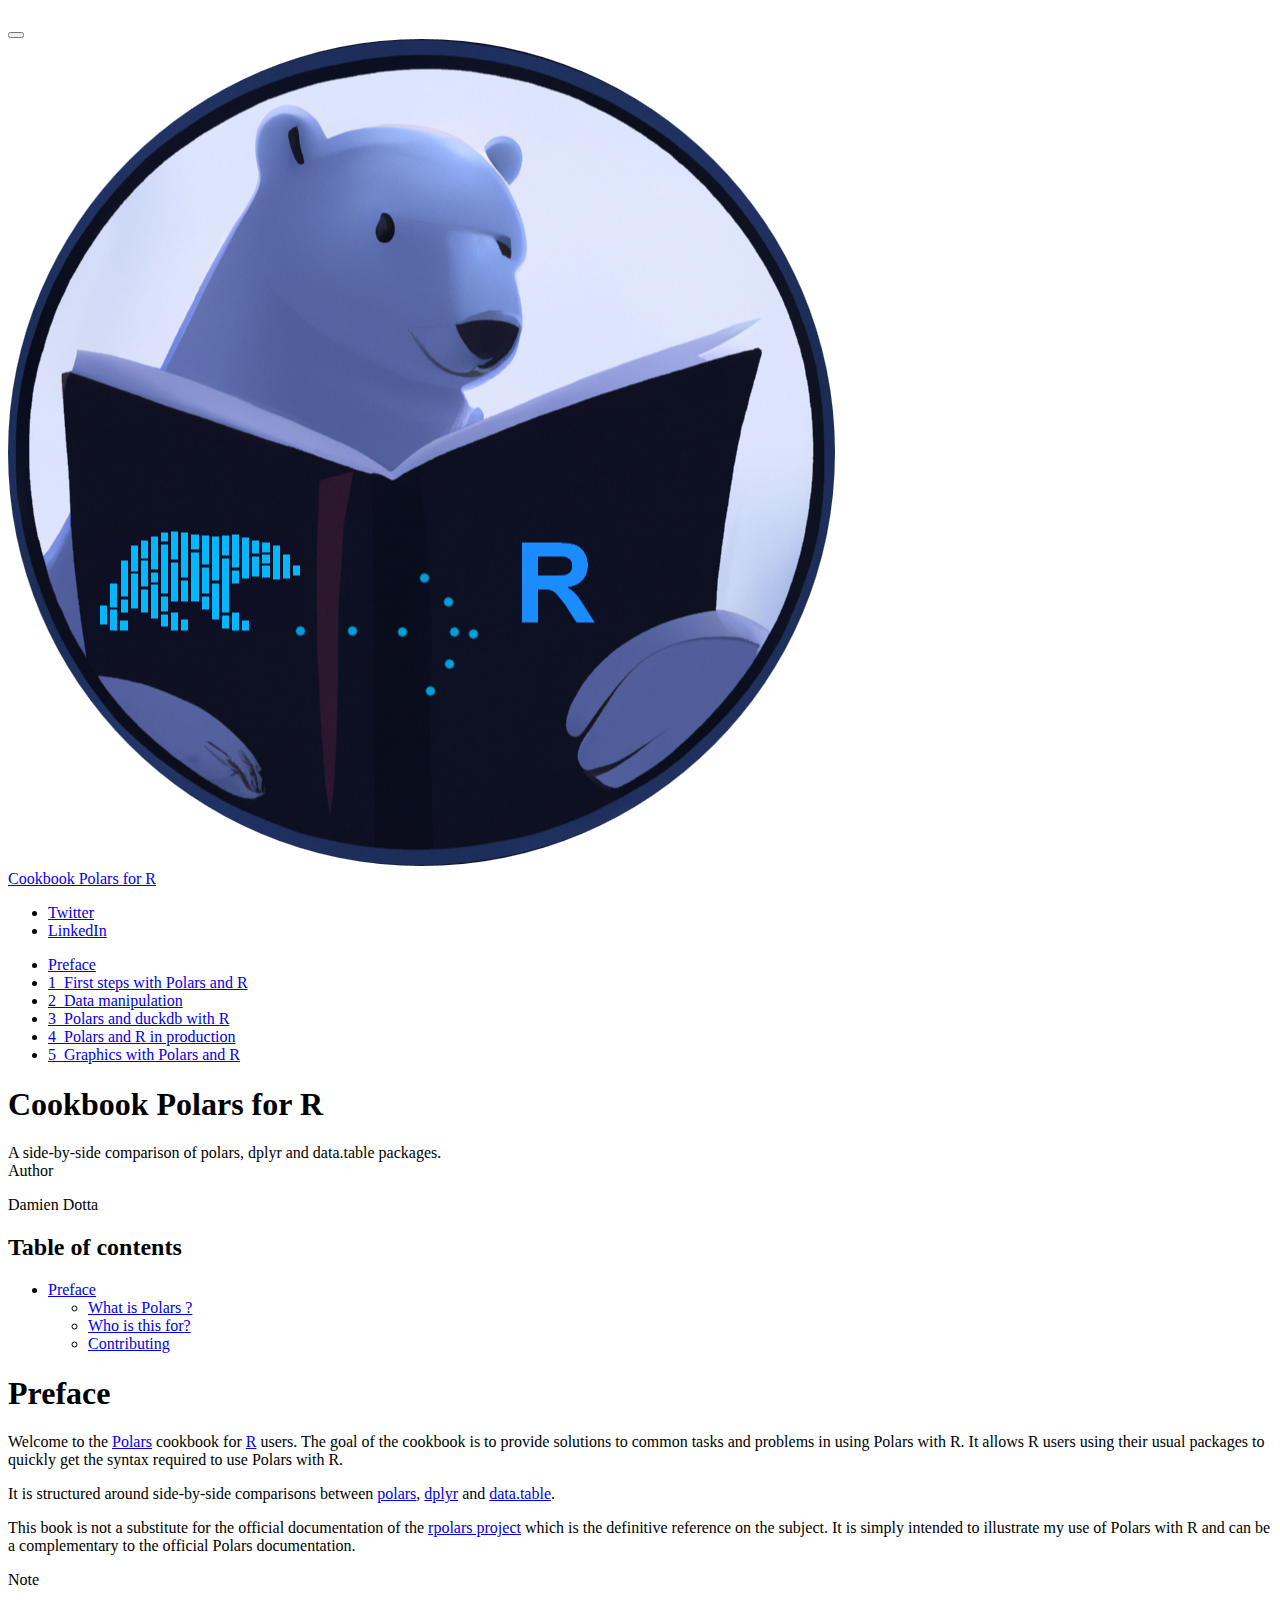
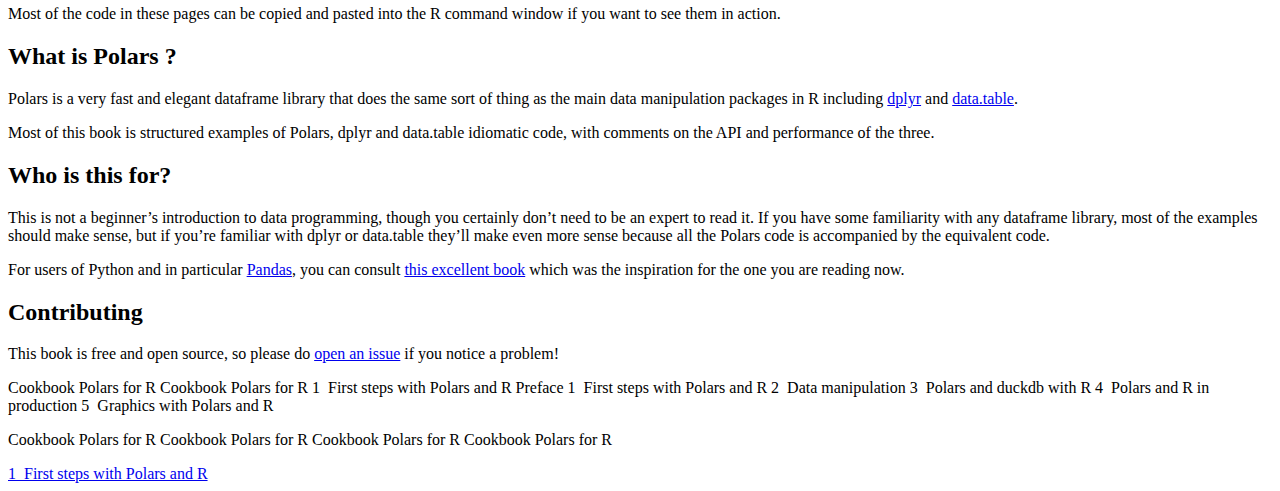
<file: book/index.html>
<!DOCTYPE html>
<html xmlns="http://www.w3.org/1999/xhtml" lang="en" xml:lang="en">

<head>

<meta charset="utf-8" />
<meta name="generator" content="quarto-1.2.335" />

<meta name="viewport" content="width=device-width, initial-scale=1.0, user-scalable=yes" />

<meta name="author" content="Damien Dotta" />
<meta name="description" content="A side-by-side comparison of polars, dplyr and data.table packages." />

<title>Cookbook Polars for R</title>
<style>
code{white-space: pre-wrap;}
span.smallcaps{font-variant: small-caps;}
div.columns{display: flex; gap: min(4vw, 1.5em);}
div.column{flex: auto; overflow-x: auto;}
div.hanging-indent{margin-left: 1.5em; text-indent: -1.5em;}
ul.task-list{list-style: none;}
ul.task-list li input[type="checkbox"] {
  width: 0.8em;
  margin: 0 0.8em 0.2em -1.6em;
  vertical-align: middle;
}
</style>

<!-- htmldependencies:E3FAD763 -->
<script id="quarto-search-options" type="application/json">{
  "location": "sidebar",
  "copy-button": false,
  "collapse-after": 3,
  "panel-placement": "start",
  "type": "textbox",
  "limit": 20,
  "language": {
    "search-no-results-text": "No results",
    "search-matching-documents-text": "matching documents",
    "search-copy-link-title": "Copy link to search",
    "search-hide-matches-text": "Hide additional matches",
    "search-more-match-text": "more match in this document",
    "search-more-matches-text": "more matches in this document",
    "search-clear-button-title": "Clear",
    "search-detached-cancel-button-title": "Cancel",
    "search-submit-button-title": "Submit"
  }
}</script>


<link rel="stylesheet" href="custom.css" />
</head>

<body>

<div id="quarto-search-results"></div>
  <header id="quarto-header" class="headroom fixed-top">
  <nav class="quarto-secondary-nav" 
        data-bs-toggle="collapse" data-bs-target="#quarto-sidebar" 
        aria-controls="quarto-sidebar" aria-expanded="false" aria-label="Toggle sidebar navigation"
        onclick="if (window.quartoToggleHeadroom) { window.quartoToggleHeadroom(); }"
  >
    <div class="container-fluid d-flex justify-content-between">
      <h1 class="quarto-secondary-nav-title"></h1>
      <button type="button" 
        class="quarto-btn-toggle btn" aria-label="Show secondary navigation">
        <i class="bi bi-chevron-right"></i>
      </button>
    </div>
  </nav>
</header>
<!-- content -->
<div id="quarto-content" class="quarto-container page-columns page-rows-contents page-layout-article">
<!-- sidebar -->
  <nav id="quarto-sidebar" class="sidebar collapse sidebar-navigation floating overflow-auto">
    <div class="pt-lg-2 mt-2 text-left sidebar-header sidebar-header-stacked">
      <a href="/index.html" class="sidebar-logo-link">
      <img src="/logo_cookbook_rpolars.png" alt="" class="sidebar-logo py-0 d-lg-inline d-none"/>
      </a>
    <div class="sidebar-title mb-0 py-0">
      <a href="/">
      Cookbook Polars for R
      </a> 
        <div class="sidebar-tools-main">
    <a href="https://github.com/ddotta/cookbook-rpolars/tree/main/book/" title="Source Code" class="sidebar-tool px-1"><i class="bi bi-github"></i></a>
    <a href="" title="Share" id="sidebar-tool-dropdown-0" class="sidebar-tool dropdown-toggle px-1" data-bs-toggle="dropdown" aria-expanded="false"><i class="bi bi-share"></i></a>
    <ul class="dropdown-menu" aria-labelledby="sidebar-tool-dropdown-0">
        <li>
          <a class="dropdown-item sidebar-tools-main-item" href="https://twitter.com/intent/tweet?url=|url|">
            <i class="bi bi-bi-twitter pe-1"></i>
          Twitter
          </a>
        </li>
        <li>
          <a class="dropdown-item sidebar-tools-main-item" href="https://www.linkedin.com/sharing/share-offsite/?url=|url|">
            <i class="bi bi-bi-linkedin pe-1"></i>
          LinkedIn
          </a>
        </li>
    </ul>
</div>
    </div>
      </div>
      <div class="mt-2 flex-shrink-0 align-items-center">
        <div class="sidebar-search">
        <div id="quarto-search" class="" title="Search"></div>
        </div>
      </div>
    <div class="sidebar-menu-container"> 
    <ul class="list-unstyled mt-1">
        <li class="sidebar-item">
  <div class="sidebar-item-container"> 
  <a href="/index.html" class="sidebar-item-text sidebar-link active">Preface</a>
  </div>
</li>
        <li class="sidebar-item">
  <div class="sidebar-item-container"> 
  <a href="/first_steps.html" class="sidebar-item-text sidebar-link"><span class='chapter-number'>1</span>  <span class='chapter-title'>First steps with Polars and R</span></a>
  </div>
</li>
        <li class="sidebar-item">
  <div class="sidebar-item-container"> 
  <a href="/data_manipulation.html" class="sidebar-item-text sidebar-link"><span class='chapter-number'>2</span>  <span class='chapter-title'>Data manipulation</span></a>
  </div>
</li>
        <li class="sidebar-item">
  <div class="sidebar-item-container"> 
  <a href="/duckdb.html" class="sidebar-item-text sidebar-link"><span class='chapter-number'>3</span>  <span class='chapter-title'>Polars and duckdb with R</span></a>
  </div>
</li>
        <li class="sidebar-item">
  <div class="sidebar-item-container"> 
  <a href="/production.html" class="sidebar-item-text sidebar-link"><span class='chapter-number'>4</span>  <span class='chapter-title'>Polars and R in production</span></a>
  </div>
</li>
        <li class="sidebar-item">
  <div class="sidebar-item-container"> 
  <a href="/graphics.html" class="sidebar-item-text sidebar-link"><span class='chapter-number'>5</span>  <span class='chapter-title'>Graphics with Polars and R</span></a>
  </div>
</li>
    </ul>
    </div>
</nav>
<!-- margin-sidebar -->
    <div id="quarto-margin-sidebar" class="sidebar margin-sidebar">
        <div id="quarto-toc-target"></div>
    </div>
<!-- main -->
<main class="content" id="quarto-document-content">

<header id="title-block-header" class="quarto-title-block default">
<div class="quarto-title">
<h1 class="title">Cookbook Polars for R</h1>
</div>

<div>
  <div class="description">
    A side-by-side comparison of polars, dplyr and data.table packages.
  </div>
</div>


<div class="quarto-title-meta">

    <div>
    <div class="quarto-title-meta-heading">Author</div>
    <div class="quarto-title-meta-contents">
             <p>Damien Dotta </p>
          </div>
  </div>
    
  
    
  </div>
  

</header>
<nav id="TOC" role="doc-toc">
    <h2 id="toc-title">Table of contents</h2>
   
  <ul>
  <li><a href="#preface" id="toc-preface">Preface</a>
  <ul>
  <li><a href="#what-is-polars" id="toc-what-is-polars">What is Polars ?</a></li>
  <li><a href="#who-is-this-for" id="toc-who-is-this-for">Who is this for?</a></li>
  <li><a href="#contributing" id="toc-contributing">Contributing</a></li>
  </ul></li>
  </ul>
</nav>
<section id="preface" class="level1 unnumbered">
<h1 class="unnumbered">Preface</h1>
<p>Welcome to the <a href="https://www.pola.rs/">Polars</a> cookbook for <a href="https://www.r-project.org/">R</a> users. The goal of the cookbook is to provide solutions to common tasks and problems in using Polars with R. It allows R users using their usual packages to quickly get the syntax required to use Polars with R.</p>
<p>It is structured around side-by-side comparisons between <a href="https://rpolars.github.io/">polars</a>, <a href="https://dplyr.tidyverse.org/">dplyr</a> and <a href="https://rdatatable.gitlab.io/data.table/">data.table</a>.</p>
<p>This book is not a substitute for the official documentation of the <a href="https://rpolars.github.io/">rpolars project</a> which is the definitive reference on the subject. It is simply intended to illustrate my use of Polars with R and can be a complementary to the official Polars documentation.</p>
<div class="callout-note callout callout-style-default callout-captioned">
<div class="callout-header d-flex align-content-center">
<div class="callout-icon-container">
<i class='callout-icon'></i>
</div>
<div class="callout-caption-container flex-fill">
Note
</div>
</div>
<div class="callout-body-container callout-body">
<p>Most of the code in these pages can be copied and pasted into the R command window if you want to see them in action.</p>
</div>
</div>
<section id="what-is-polars" class="level2">
<h2>What is Polars ?</h2>
<p>Polars is a very fast and elegant dataframe library that does the same sort of thing as the main data manipulation packages in R including <a href="https://dplyr.tidyverse.org/">dplyr</a> and <a href="https://rdatatable.gitlab.io/data.table/">data.table</a>.</p>
<p>Most of this book is structured examples of Polars, dplyr and data.table idiomatic code, with comments on the API and performance of the three.</p>
</section>
<section id="who-is-this-for" class="level2">
<h2>Who is this for?</h2>
<p>This is not a beginner’s introduction to data programming, though you certainly don’t need to be an expert to read it. If you have some familiarity with any dataframe library, most of the examples should make sense, but if you’re familiar with dplyr or data.table they’ll make even more sense because all the Polars code is accompanied by the equivalent code.</p>
<p>For users of Python and in particular <a href="https://pandas.pydata.org/">Pandas</a>, you can consult <a href="https://kevinheavey.github.io/modern-polars/">this excellent book</a> which was the inspiration for the one you are reading now.</p>
</section>
<section id="contributing" class="level2">
<h2>Contributing</h2>
<p>This book is free and open source, so please do <a href="https://github.com/ddotta/cookbook-rpolars/issues/new">open an issue</a> if you notice a problem!</p>
<div id="quarto-navigation-envelope" class="hidden">
<p><span class="hidden" data-render-id="quarto-int-sidebar-title">Cookbook Polars for R</span> <span class="hidden" data-render-id="quarto-int-navbar-title">Cookbook Polars for R</span> <span class="hidden" data-render-id="quarto-int-next"><span class="chapter-number">1</span>  <span class="chapter-title">First steps with Polars and R</span></span> <span class="hidden" data-render-id="quarto-int-sidebar:/index.html">Preface</span> <span class="hidden" data-render-id="quarto-int-sidebar:/first_steps.html"><span class="chapter-number">1</span>  <span class="chapter-title">First steps with Polars and R</span></span> <span class="hidden" data-render-id="quarto-int-sidebar:/data_manipulation.html"><span class="chapter-number">2</span>  <span class="chapter-title">Data manipulation</span></span> <span class="hidden" data-render-id="quarto-int-sidebar:/duckdb.html"><span class="chapter-number">3</span>  <span class="chapter-title">Polars and duckdb with R</span></span> <span class="hidden" data-render-id="quarto-int-sidebar:/production.html"><span class="chapter-number">4</span>  <span class="chapter-title">Polars and R in production</span></span> <span class="hidden" data-render-id="quarto-int-sidebar:/graphics.html"><span class="chapter-number">5</span>  <span class="chapter-title">Graphics with Polars and R</span></span></p>
</div>
<div id="quarto-meta-markdown" class="hidden">
<p><span class="hidden" data-render-id="quarto-metatitle">Cookbook Polars for R</span> <span class="hidden" data-render-id="quarto-twittercardtitle">Cookbook Polars for R</span> <span class="hidden" data-render-id="quarto-ogcardtitle">Cookbook Polars for R</span> <span class="hidden" data-render-id="quarto-metasitename">Cookbook Polars for R</span></p>
</div>
</section>
</section>

</main> <!-- /main -->
<script id = "quarto-html-after-body" type="application/javascript">
window.document.addEventListener("DOMContentLoaded", function (event) {
  const toggleBodyColorMode = (bsSheetEl) => {
    const mode = bsSheetEl.getAttribute("data-mode");
    const bodyEl = window.document.querySelector("body");
    if (mode === "dark") {
      bodyEl.classList.add("quarto-dark");
      bodyEl.classList.remove("quarto-light");
    } else {
      bodyEl.classList.add("quarto-light");
      bodyEl.classList.remove("quarto-dark");
    }
  }
  const toggleBodyColorPrimary = () => {
    const bsSheetEl = window.document.querySelector("link#quarto-bootstrap");
    if (bsSheetEl) {
      toggleBodyColorMode(bsSheetEl);
    }
  }
  toggleBodyColorPrimary();  
  const icon = "";
  const anchorJS = new window.AnchorJS();
  anchorJS.options = {
    placement: 'right',
    icon: icon
  };
  anchorJS.add('.anchored');
  const clipboard = new window.ClipboardJS('.code-copy-button', {
    target: function(trigger) {
      return trigger.previousElementSibling;
    }
  });
  clipboard.on('success', function(e) {
    // button target
    const button = e.trigger;
    // don't keep focus
    button.blur();
    // flash "checked"
    button.classList.add('code-copy-button-checked');
    var currentTitle = button.getAttribute("title");
    button.setAttribute("title", "Copied!");
    let tooltip;
    if (window.bootstrap) {
      button.setAttribute("data-bs-toggle", "tooltip");
      button.setAttribute("data-bs-placement", "left");
      button.setAttribute("data-bs-title", "Copied!");
      tooltip = new bootstrap.Tooltip(button, 
        { trigger: "manual", 
          customClass: "code-copy-button-tooltip",
          offset: [0, -8]});
      tooltip.show();    
    }
    setTimeout(function() {
      if (tooltip) {
        tooltip.hide();
        button.removeAttribute("data-bs-title");
        button.removeAttribute("data-bs-toggle");
        button.removeAttribute("data-bs-placement");
      }
      button.setAttribute("title", currentTitle);
      button.classList.remove('code-copy-button-checked');
    }, 1000);
    // clear code selection
    e.clearSelection();
  });
  function tippyHover(el, contentFn) {
    const config = {
      allowHTML: true,
      content: contentFn,
      maxWidth: 500,
      delay: 100,
      arrow: false,
      appendTo: function(el) {
          return el.parentElement;
      },
      interactive: true,
      interactiveBorder: 10,
      theme: 'quarto',
      placement: 'bottom-start'
    };
    window.tippy(el, config); 
  }
  const noterefs = window.document.querySelectorAll('a[role="doc-noteref"]');
  for (var i=0; i<noterefs.length; i++) {
    const ref = noterefs[i];
    tippyHover(ref, function() {
      // use id or data attribute instead here
      let href = ref.getAttribute('data-footnote-href') || ref.getAttribute('href');
      try { href = new URL(href).hash; } catch {}
      const id = href.replace(/^#\/?/, "");
      const note = window.document.getElementById(id);
      return note.innerHTML;
    });
  }
  const findCites = (el) => {
    const parentEl = el.parentElement;
    if (parentEl) {
      const cites = parentEl.dataset.cites;
      if (cites) {
        return {
          el,
          cites: cites.split(' ')
        };
      } else {
        return findCites(el.parentElement)
      }
    } else {
      return undefined;
    }
  };
  var bibliorefs = window.document.querySelectorAll('a[role="doc-biblioref"]');
  for (var i=0; i<bibliorefs.length; i++) {
    const ref = bibliorefs[i];
    const citeInfo = findCites(ref);
    if (citeInfo) {
      tippyHover(citeInfo.el, function() {
        var popup = window.document.createElement('div');
        citeInfo.cites.forEach(function(cite) {
          var citeDiv = window.document.createElement('div');
          citeDiv.classList.add('hanging-indent');
          citeDiv.classList.add('csl-entry');
          var biblioDiv = window.document.getElementById('ref-' + cite);
          if (biblioDiv) {
            citeDiv.innerHTML = biblioDiv.innerHTML;
          }
          popup.appendChild(citeDiv);
        });
        return popup.innerHTML;
      });
    }
  }
});
</script>
<nav class="page-navigation">
  <div class="nav-page nav-page-previous">
  </div>
  <div class="nav-page nav-page-next">
      <a  href="/first_steps.html" class="pagination-link">
        <span class="nav-page-text"><span class='chapter-number'>1</span>  <span class='chapter-title'>First steps with Polars and R</span></span> <i class="bi bi-arrow-right-short"></i>
      </a>
  </div>
</nav>
</div> <!-- /content -->

</body>

</html>
</file>
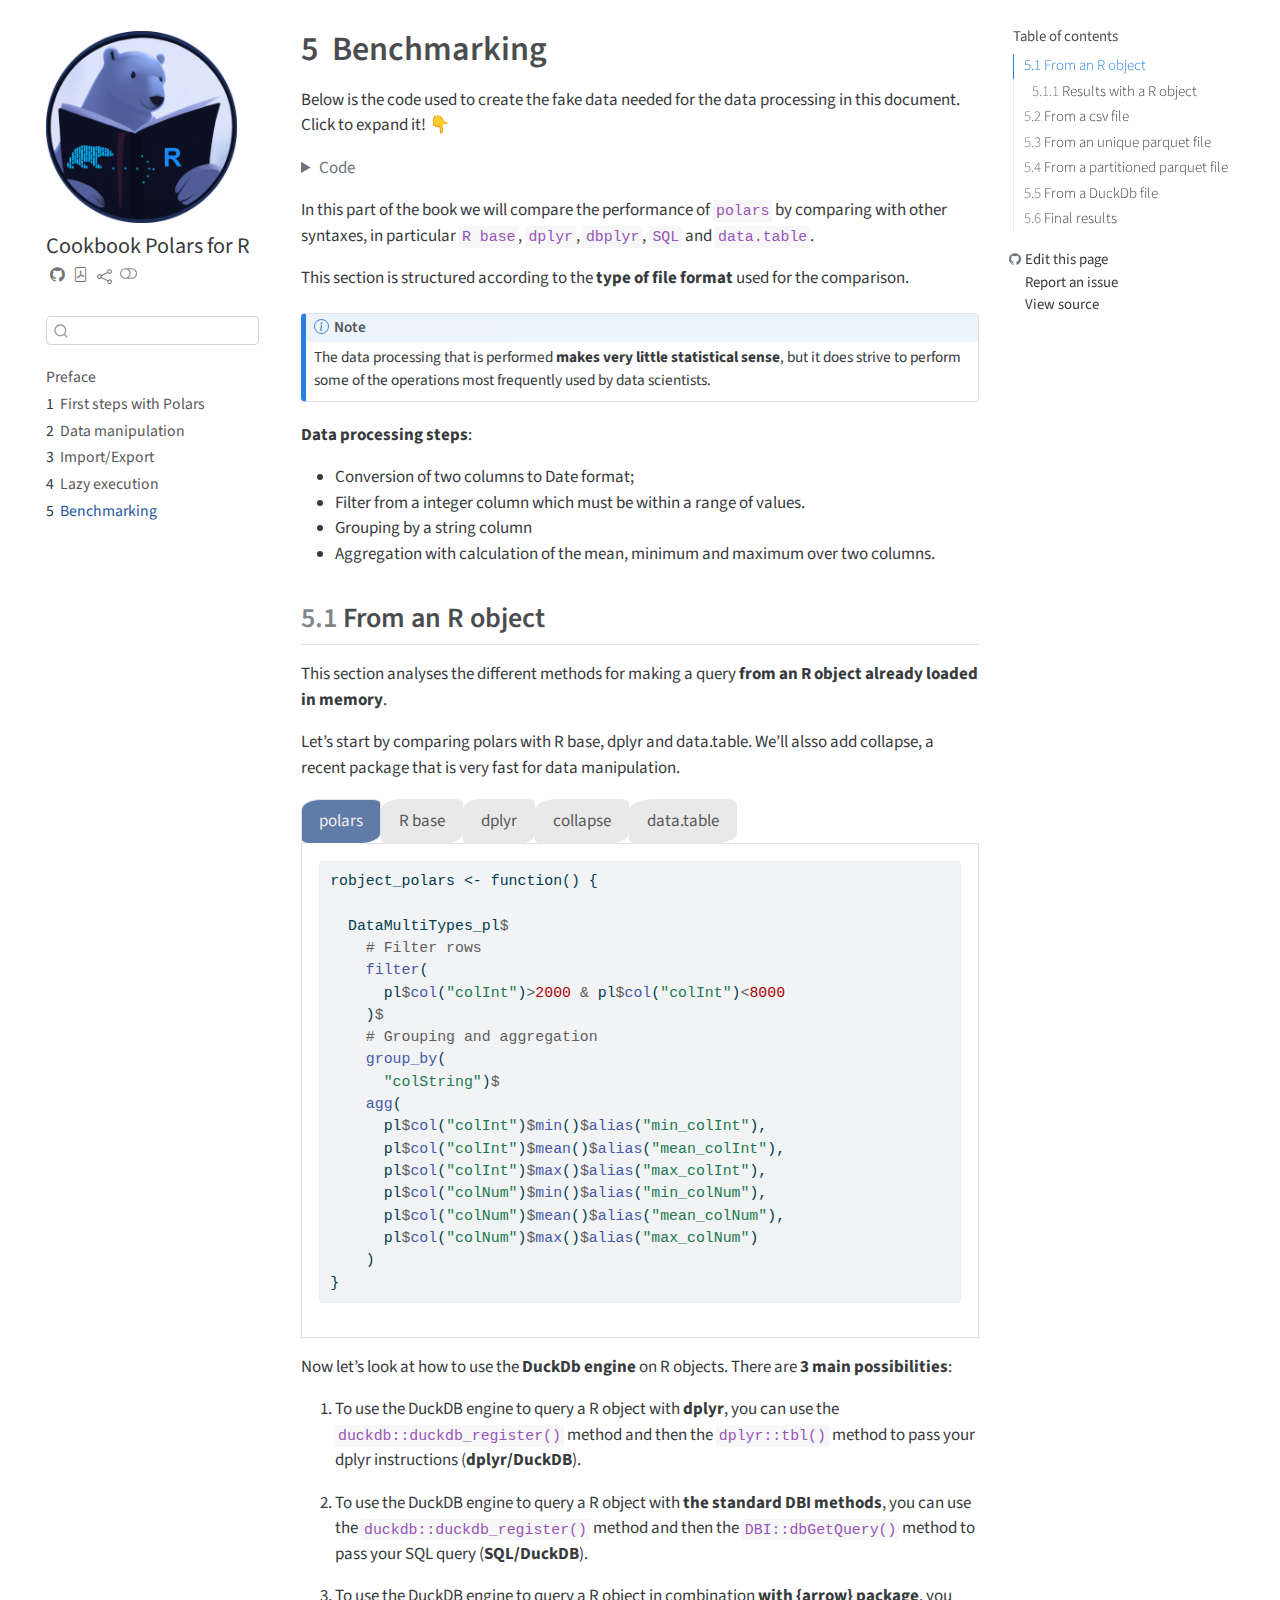
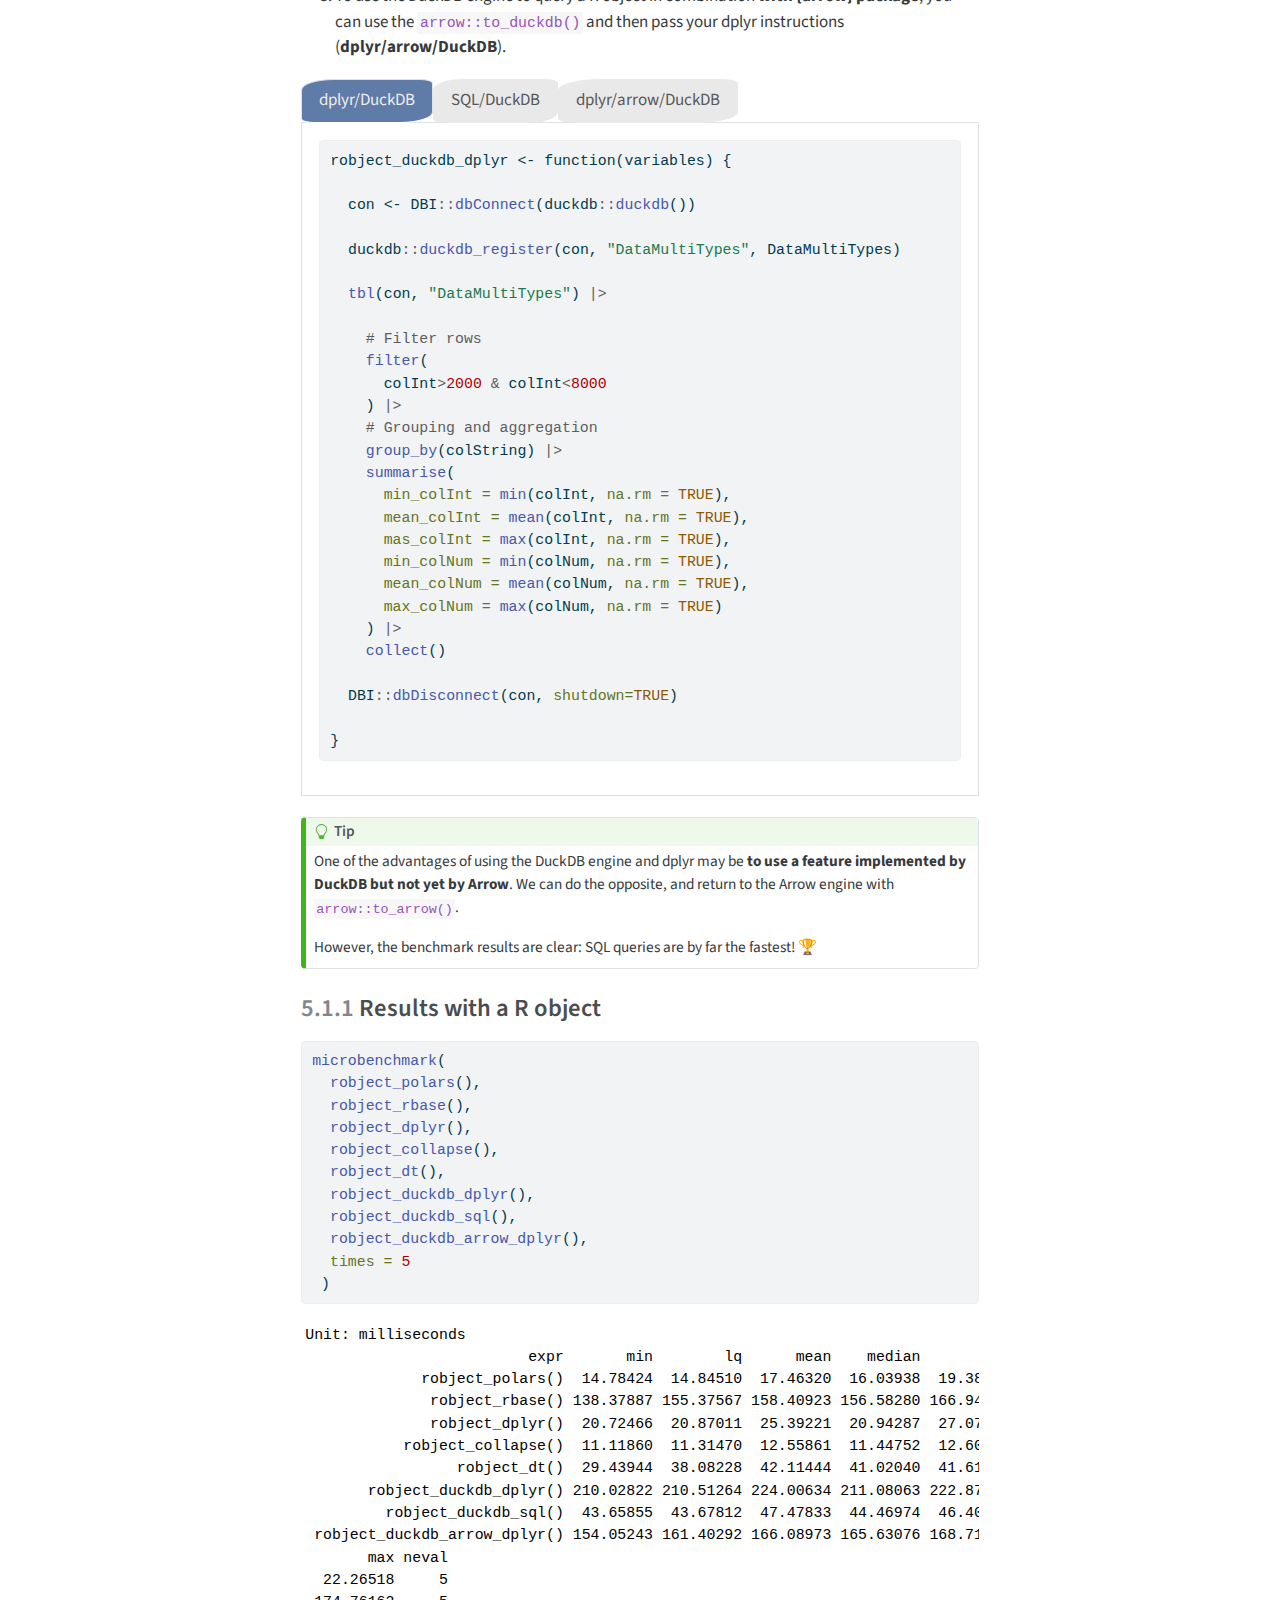
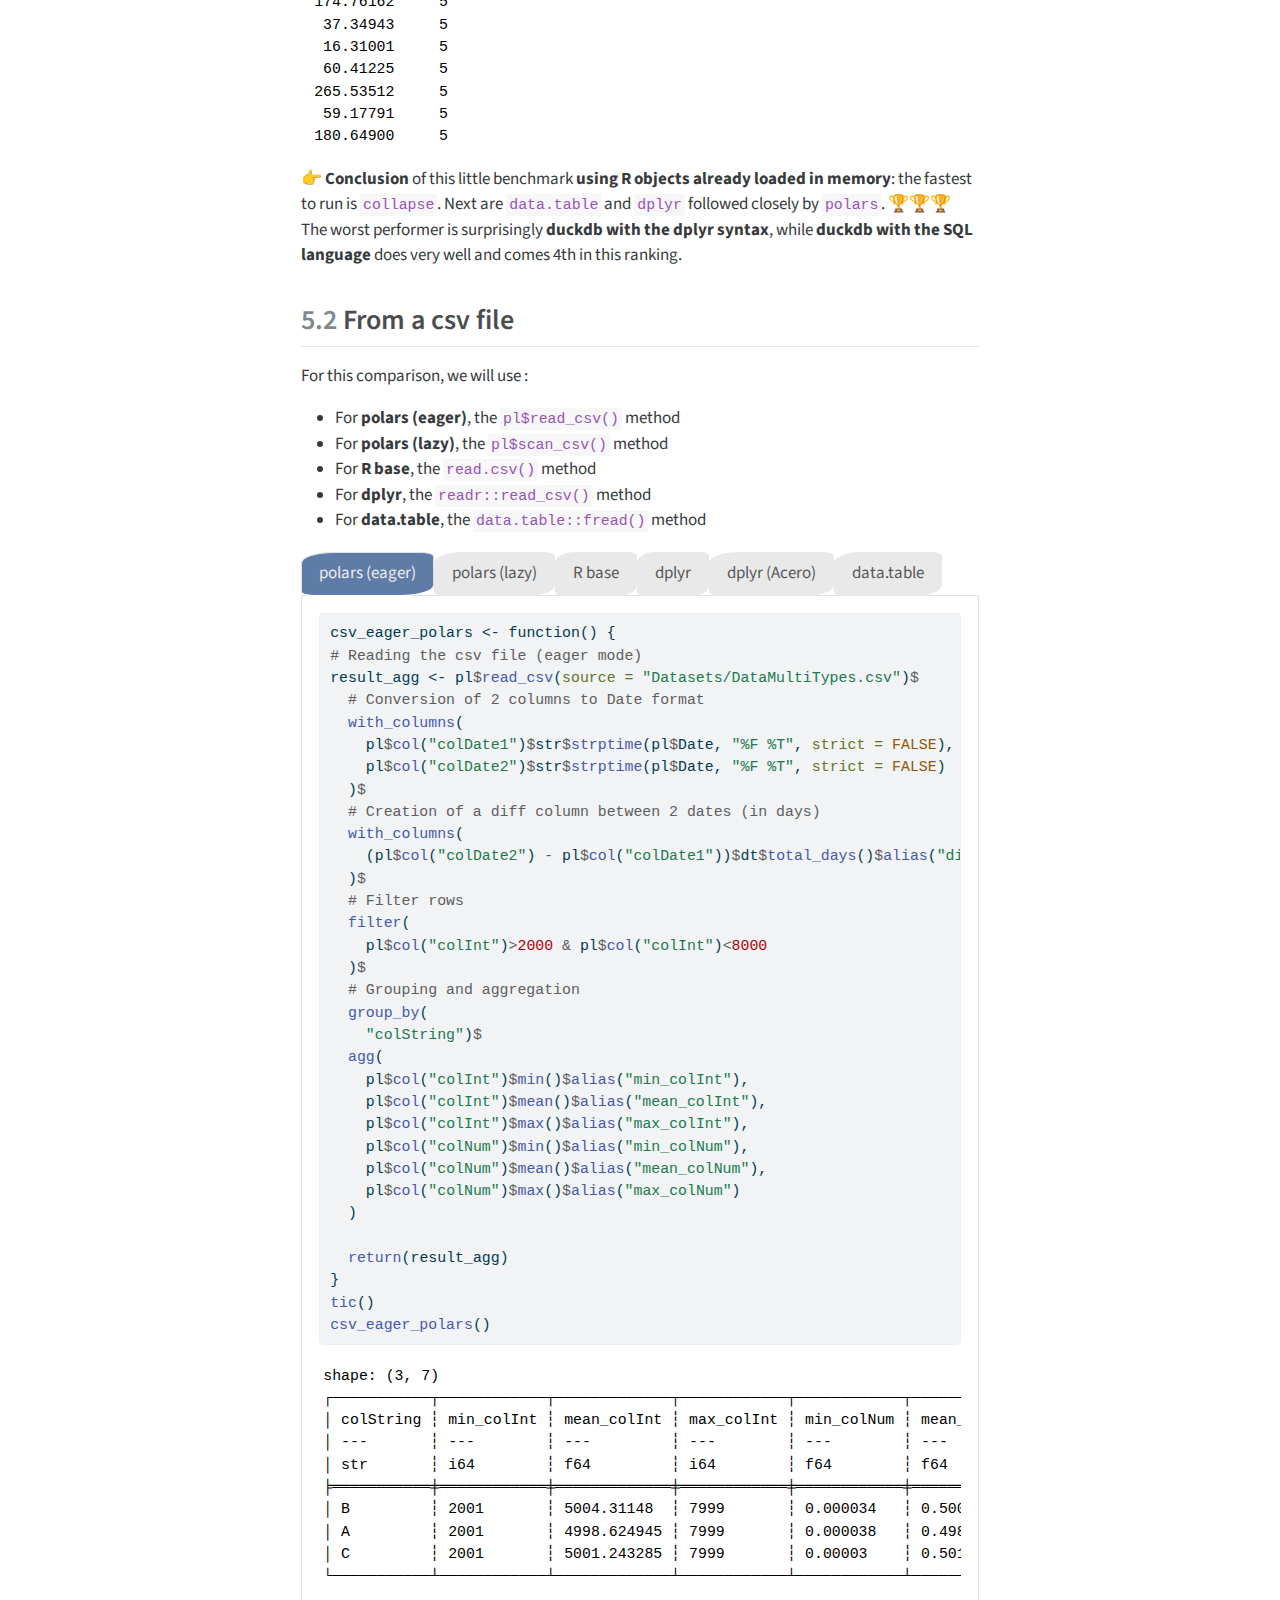
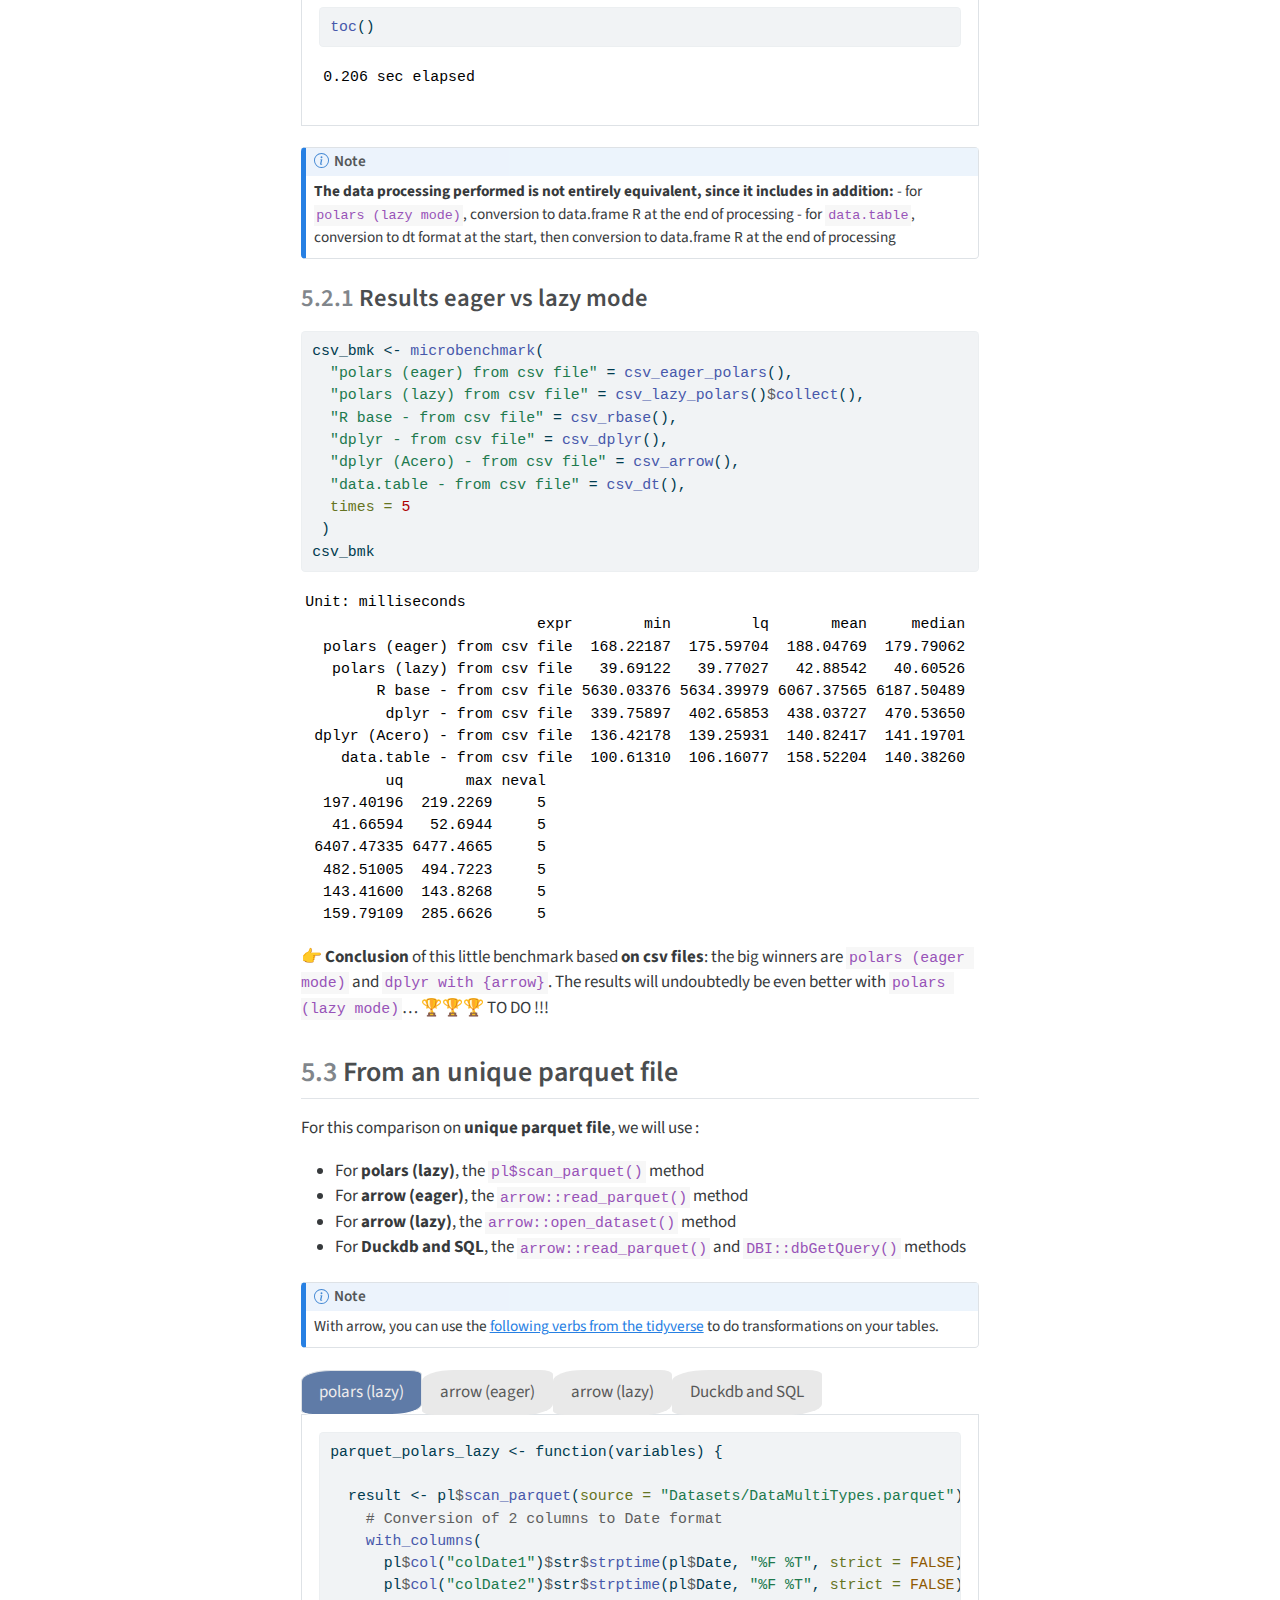
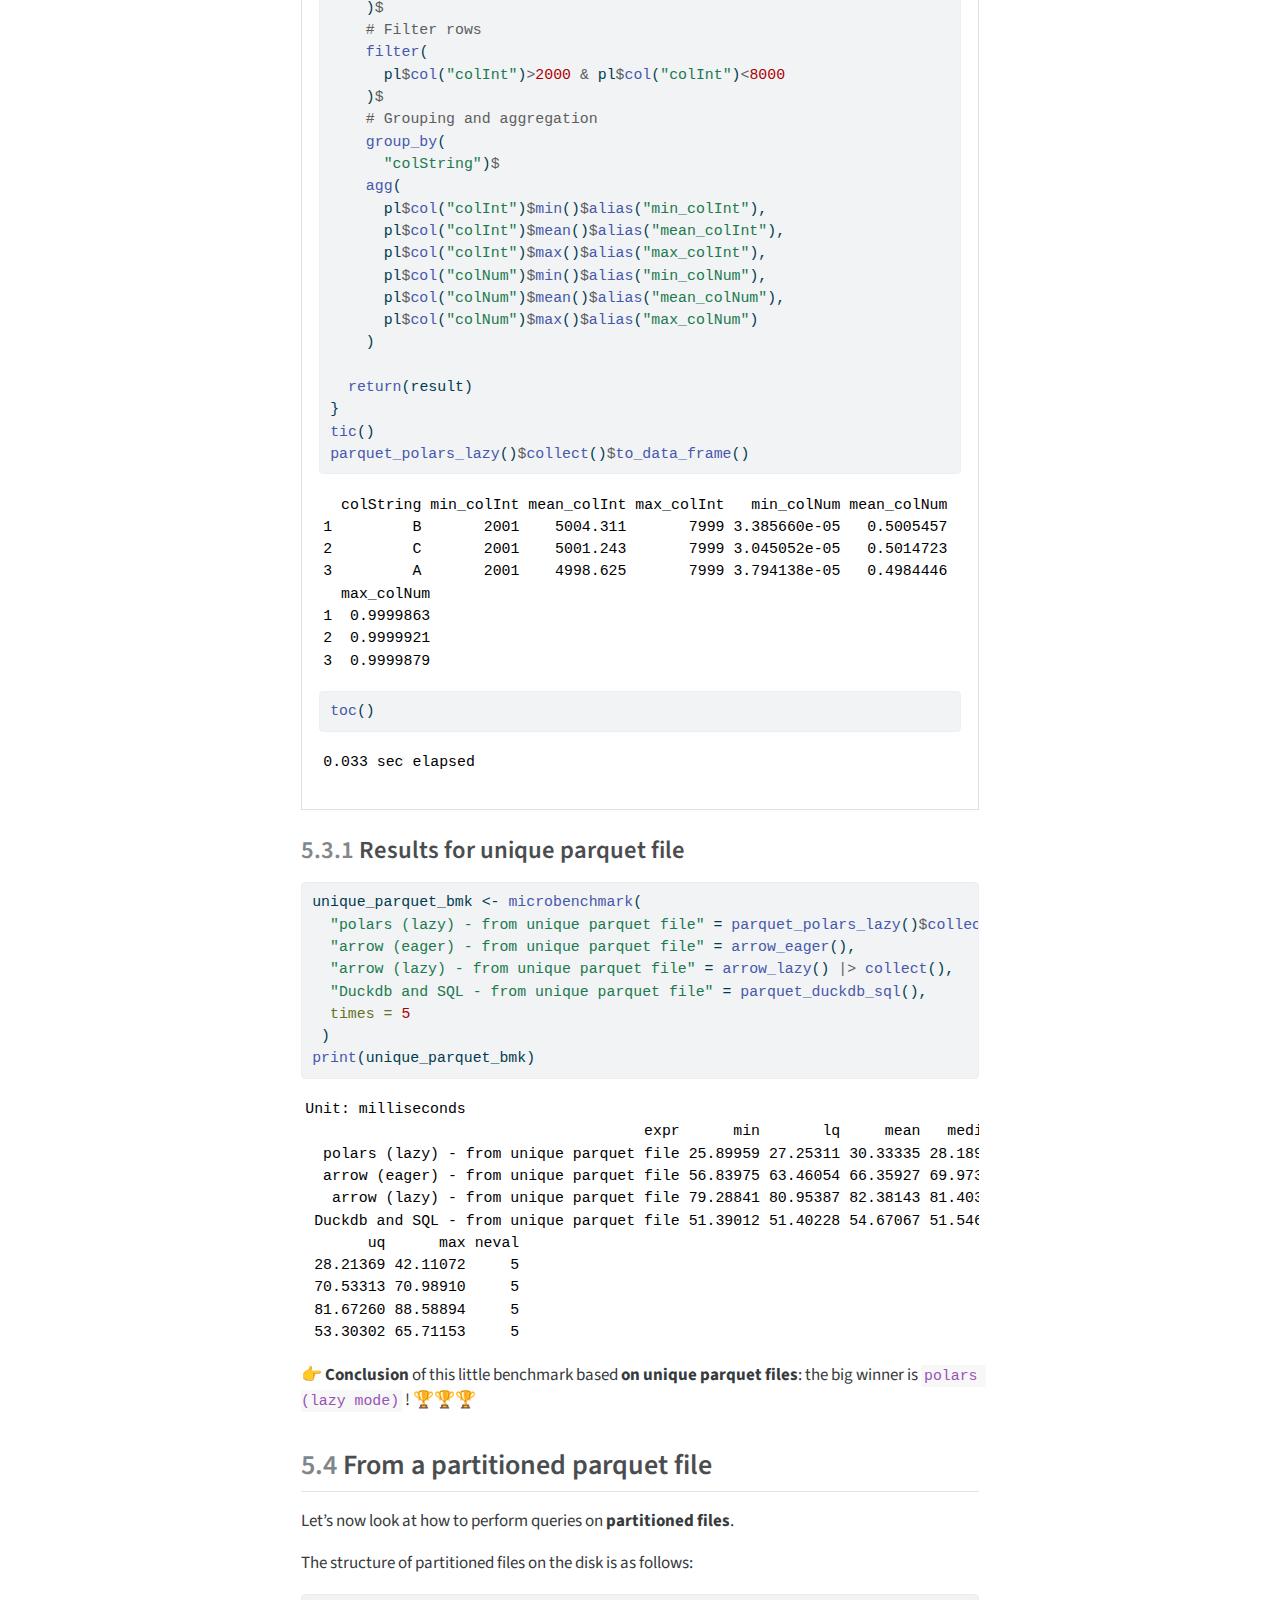
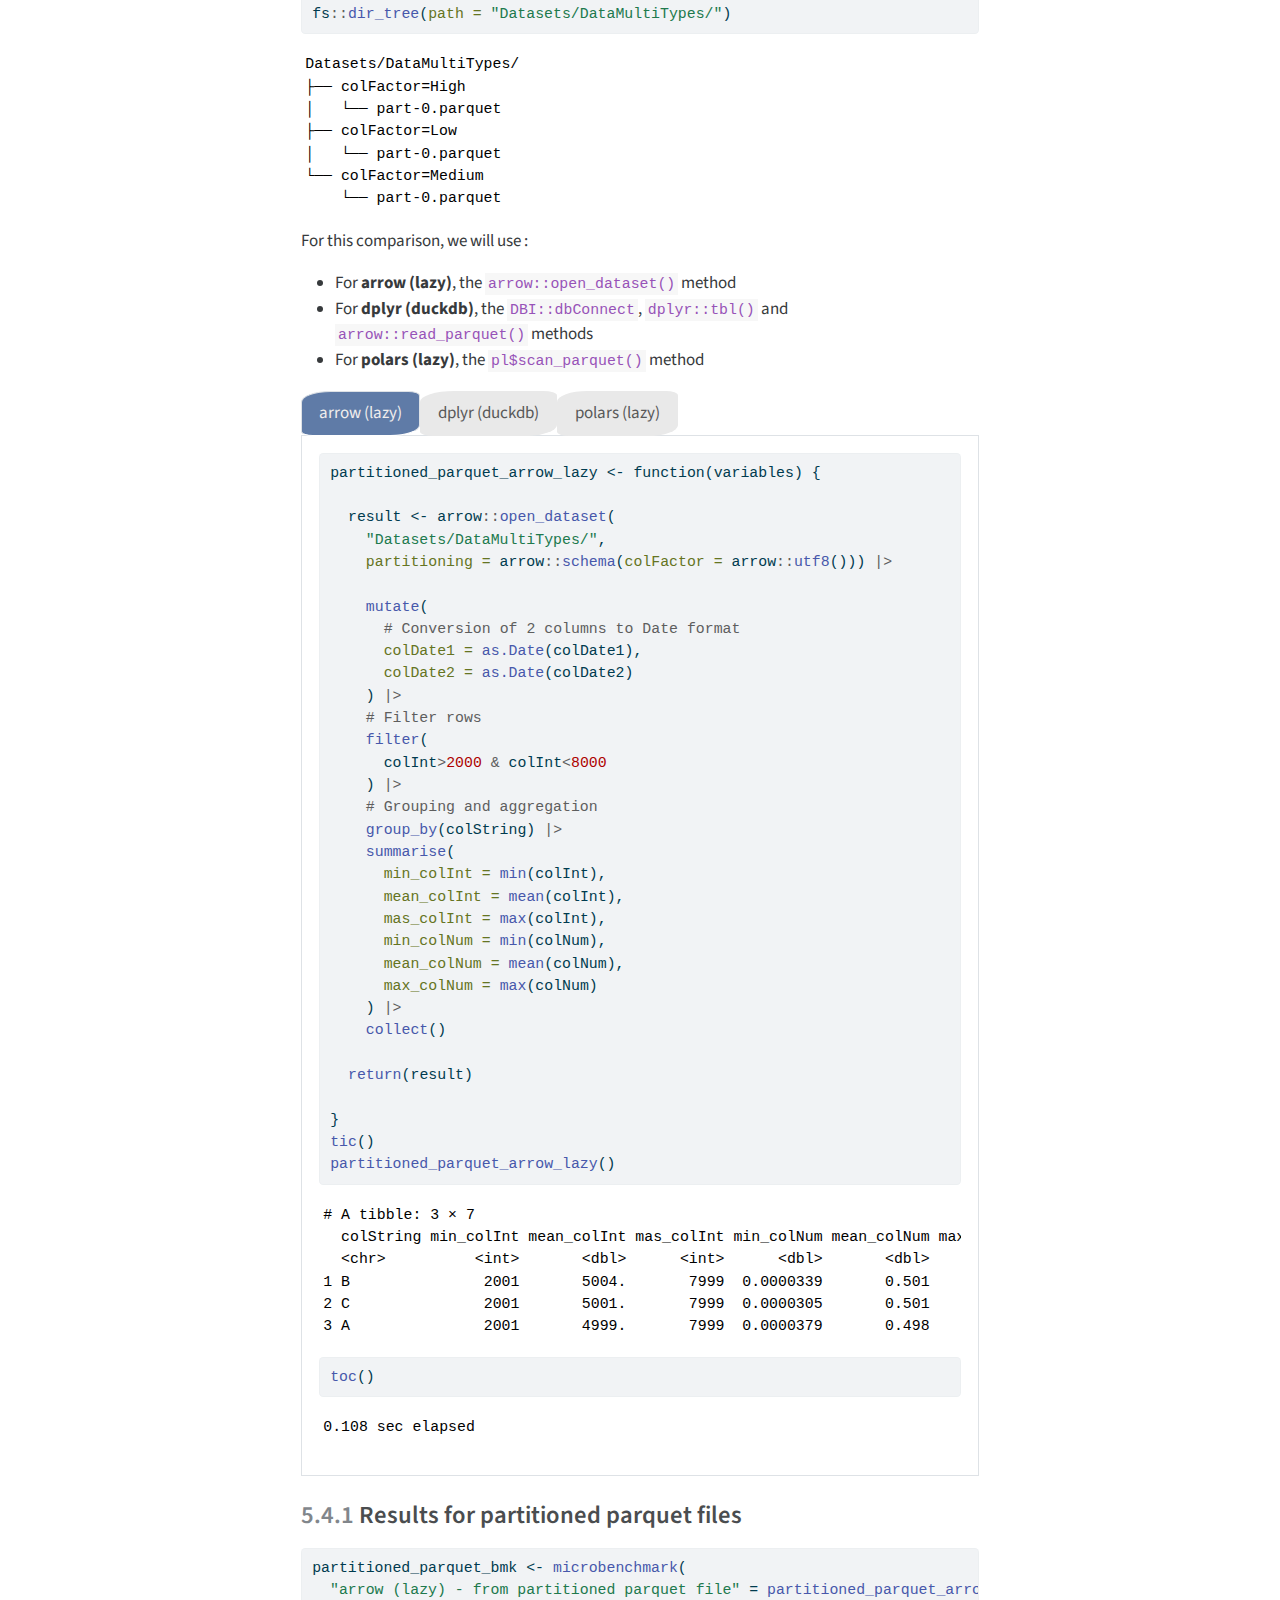
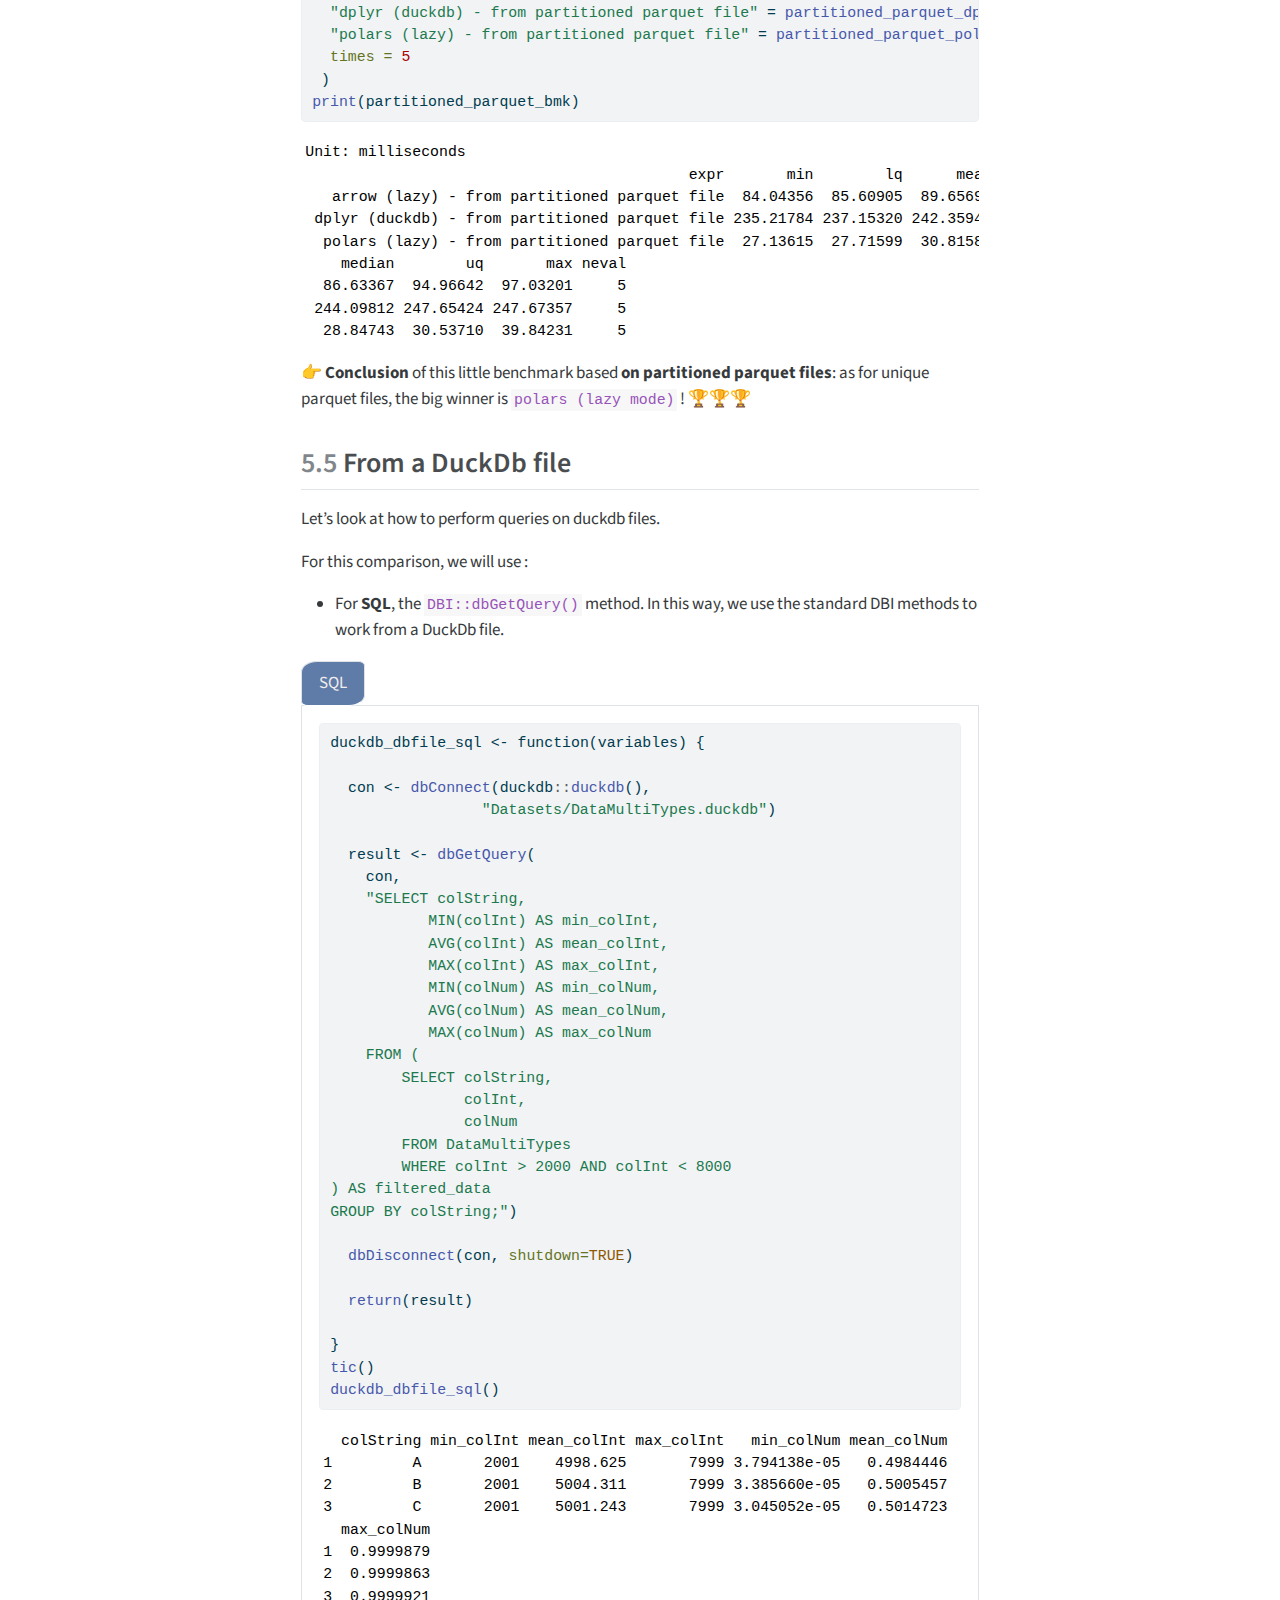
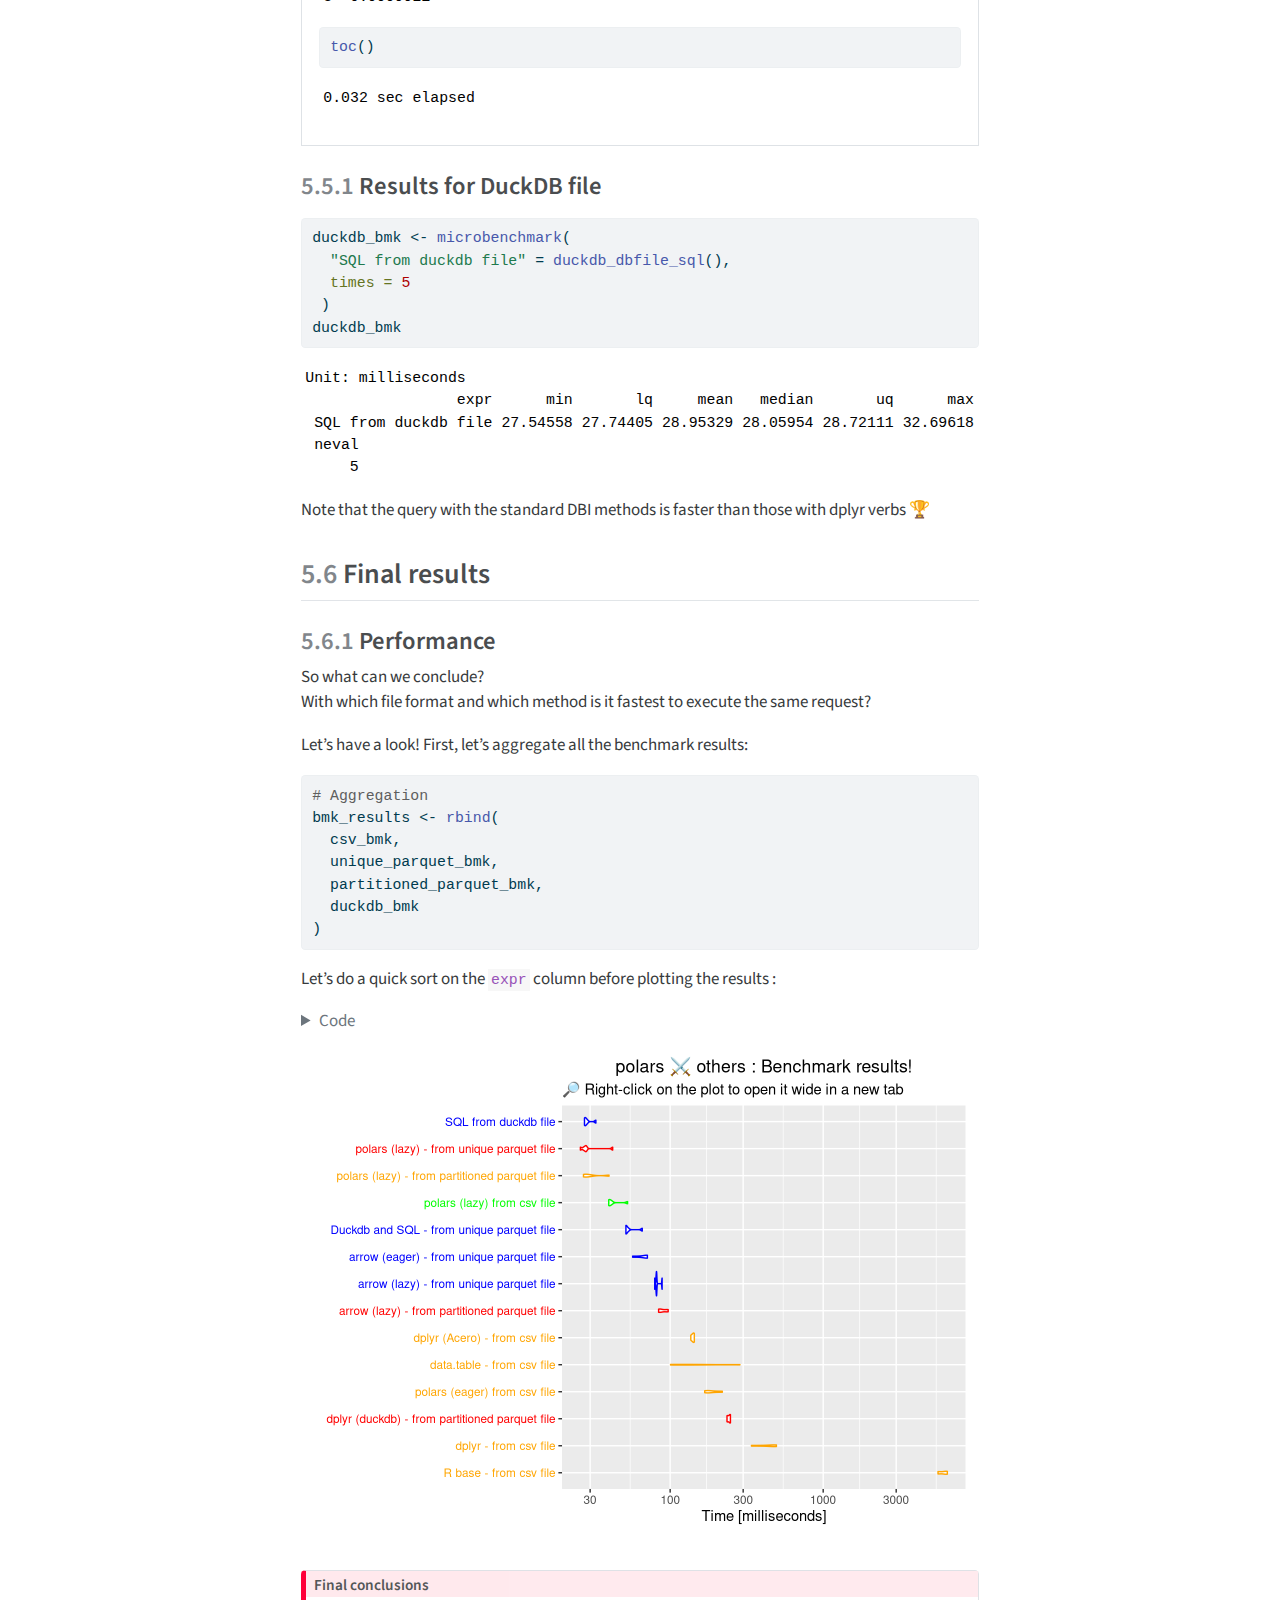
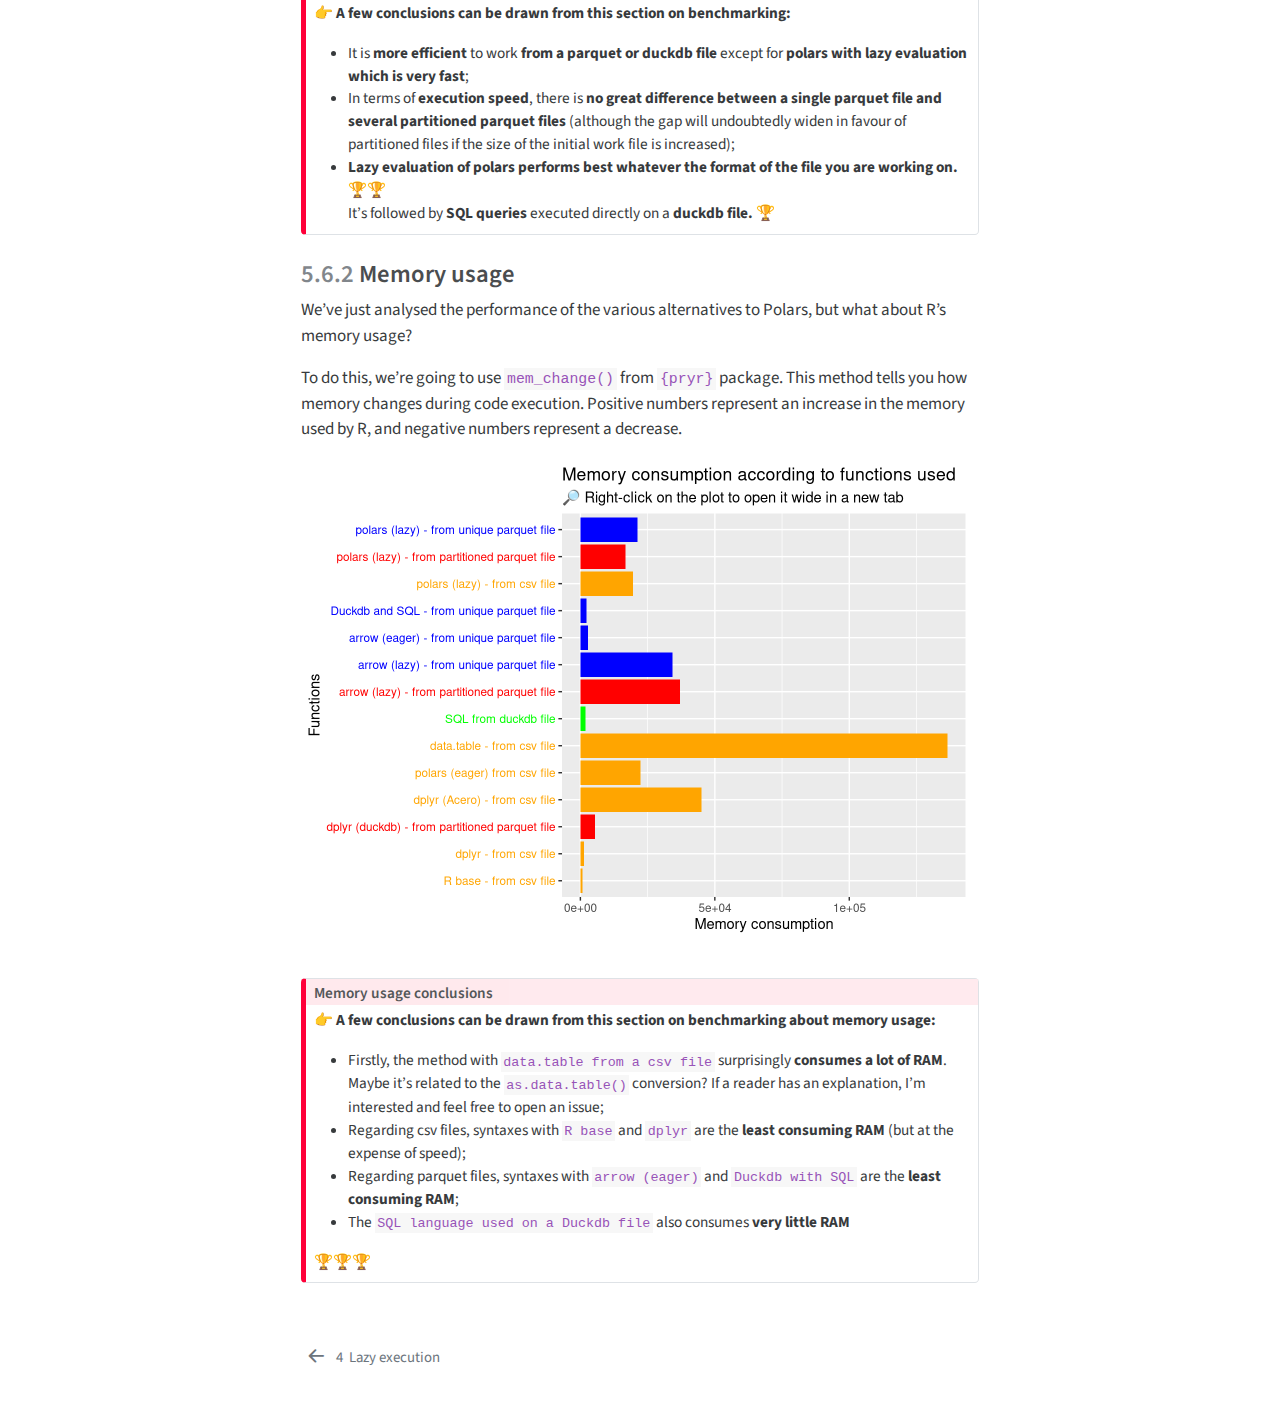
<file: benchmarking.html>
<!DOCTYPE html>
<html xmlns="http://www.w3.org/1999/xhtml" lang="en" xml:lang="en"><head>

<meta charset="utf-8">
<meta name="generator" content="quarto-1.3.353">

<meta name="viewport" content="width=device-width, initial-scale=1.0, user-scalable=yes">

<meta name="description" content="A side-by-side comparison of polars, R base, dplyr, tidyr and data.table packages.">

<title>Cookbook Polars for R - 5&nbsp; Benchmarking</title>
<style>
code{white-space: pre-wrap;}
span.smallcaps{font-variant: small-caps;}
div.columns{display: flex; gap: min(4vw, 1.5em);}
div.column{flex: auto; overflow-x: auto;}
div.hanging-indent{margin-left: 1.5em; text-indent: -1.5em;}
ul.task-list{list-style: none;}
ul.task-list li input[type="checkbox"] {
  width: 0.8em;
  margin: 0 0.8em 0.2em -1em; /* quarto-specific, see https://github.com/quarto-dev/quarto-cli/issues/4556 */ 
  vertical-align: middle;
}
/* CSS for syntax highlighting */
pre > code.sourceCode { white-space: pre; position: relative; }
pre > code.sourceCode > span { display: inline-block; line-height: 1.25; }
pre > code.sourceCode > span:empty { height: 1.2em; }
.sourceCode { overflow: visible; }
code.sourceCode > span { color: inherit; text-decoration: inherit; }
div.sourceCode { margin: 1em 0; }
pre.sourceCode { margin: 0; }
@media screen {
div.sourceCode { overflow: auto; }
}
@media print {
pre > code.sourceCode { white-space: pre-wrap; }
pre > code.sourceCode > span { text-indent: -5em; padding-left: 5em; }
}
pre.numberSource code
  { counter-reset: source-line 0; }
pre.numberSource code > span
  { position: relative; left: -4em; counter-increment: source-line; }
pre.numberSource code > span > a:first-child::before
  { content: counter(source-line);
    position: relative; left: -1em; text-align: right; vertical-align: baseline;
    border: none; display: inline-block;
    -webkit-touch-callout: none; -webkit-user-select: none;
    -khtml-user-select: none; -moz-user-select: none;
    -ms-user-select: none; user-select: none;
    padding: 0 4px; width: 4em;
  }
pre.numberSource { margin-left: 3em;  padding-left: 4px; }
div.sourceCode
  {   }
@media screen {
pre > code.sourceCode > span > a:first-child::before { text-decoration: underline; }
}
</style>


<script src="site_libs/quarto-nav/quarto-nav.js"></script>
<script src="site_libs/quarto-nav/headroom.min.js"></script>
<script src="site_libs/clipboard/clipboard.min.js"></script>
<script src="site_libs/quarto-search/autocomplete.umd.js"></script>
<script src="site_libs/quarto-search/fuse.min.js"></script>
<script src="site_libs/quarto-search/quarto-search.js"></script>
<meta name="quarto:offset" content="./">
<link href="./lazy_execution.html" rel="prev">
<link href="./logo_cookbook_rpolars.png" rel="icon" type="image/png">
<script src="site_libs/quarto-html/quarto.js"></script>
<script src="site_libs/quarto-html/popper.min.js"></script>
<script src="site_libs/quarto-html/tippy.umd.min.js"></script>
<script src="site_libs/quarto-html/anchor.min.js"></script>
<link href="site_libs/quarto-html/tippy.css" rel="stylesheet">
<link href="site_libs/quarto-html/quarto-syntax-highlighting.css" rel="stylesheet" class="quarto-color-scheme" id="quarto-text-highlighting-styles">
<link href="site_libs/quarto-html/quarto-syntax-highlighting-dark.css" rel="prefetch" class="quarto-color-scheme quarto-color-alternate" id="quarto-text-highlighting-styles">
<script src="site_libs/bootstrap/bootstrap.min.js"></script>
<link href="site_libs/bootstrap/bootstrap-icons.css" rel="stylesheet">
<link href="site_libs/bootstrap/bootstrap.min.css" rel="stylesheet" class="quarto-color-scheme" id="quarto-bootstrap" data-mode="light">
<link href="site_libs/bootstrap/bootstrap-dark.min.css" rel="prefetch" class="quarto-color-scheme quarto-color-alternate" id="quarto-bootstrap" data-mode="dark">
<script id="quarto-search-options" type="application/json">{
  "location": "sidebar",
  "copy-button": false,
  "collapse-after": 3,
  "panel-placement": "start",
  "type": "textbox",
  "limit": 20,
  "language": {
    "search-no-results-text": "No results",
    "search-matching-documents-text": "matching documents",
    "search-copy-link-title": "Copy link to search",
    "search-hide-matches-text": "Hide additional matches",
    "search-more-match-text": "more match in this document",
    "search-more-matches-text": "more matches in this document",
    "search-clear-button-title": "Clear",
    "search-detached-cancel-button-title": "Cancel",
    "search-submit-button-title": "Submit"
  }
}</script>


<link rel="stylesheet" href="custom.css">
</head>

<body class="nav-sidebar floating">

<div id="quarto-search-results"></div>
  <header id="quarto-header" class="headroom fixed-top">
  <nav class="quarto-secondary-nav">
    <div class="container-fluid d-flex">
      <button type="button" class="quarto-btn-toggle btn" data-bs-toggle="collapse" data-bs-target="#quarto-sidebar,#quarto-sidebar-glass" aria-controls="quarto-sidebar" aria-expanded="false" aria-label="Toggle sidebar navigation" onclick="if (window.quartoToggleHeadroom) { window.quartoToggleHeadroom(); }">
        <i class="bi bi-layout-text-sidebar-reverse"></i>
      </button>
      <nav class="quarto-page-breadcrumbs" aria-label="breadcrumb"><ol class="breadcrumb"><li class="breadcrumb-item"><a href="./benchmarking.html"><span class="chapter-number">5</span>&nbsp; <span class="chapter-title">Benchmarking</span></a></li></ol></nav>
      <a class="flex-grow-1" role="button" data-bs-toggle="collapse" data-bs-target="#quarto-sidebar,#quarto-sidebar-glass" aria-controls="quarto-sidebar" aria-expanded="false" aria-label="Toggle sidebar navigation" onclick="if (window.quartoToggleHeadroom) { window.quartoToggleHeadroom(); }">      
      </a>
      <button type="button" class="btn quarto-search-button" aria-label="Search" onclick="window.quartoOpenSearch();">
        <i class="bi bi-search"></i>
      </button>
    </div>
  </nav>
</header>
<!-- content -->
<div id="quarto-content" class="quarto-container page-columns page-rows-contents page-layout-article">
<!-- sidebar -->
  <nav id="quarto-sidebar" class="sidebar collapse collapse-horizontal sidebar-navigation floating overflow-auto">
    <div class="pt-lg-2 mt-2 text-left sidebar-header sidebar-header-stacked">
      <a href="./index.html" class="sidebar-logo-link">
      <img src="./logo_cookbook_rpolars.png" alt="" class="sidebar-logo py-0 d-lg-inline d-none">
      </a>
    <div class="sidebar-title mb-0 py-0">
      <a href="./">Cookbook Polars for R</a> 
        <div class="sidebar-tools-main tools-wide">
    <a href="https://github.com/ddotta/cookbook-rpolars/tree/main/book/" title="Source Code" class="quarto-navigation-tool px-1" aria-label="Source Code"><i class="bi bi-github"></i></a>
    <a href="./Cookbook-Polars-for-R.pdf" title="Download PDF" class="quarto-navigation-tool px-1" aria-label="Download PDF"><i class="bi bi-file-pdf"></i></a>
    <div class="dropdown">
      <a href="" title="Share" id="quarto-navigation-tool-dropdown-0" class="quarto-navigation-tool dropdown-toggle px-1" data-bs-toggle="dropdown" aria-expanded="false" aria-label="Share"><i class="bi bi-share"></i></a>
      <ul class="dropdown-menu" aria-labelledby="quarto-navigation-tool-dropdown-0">
          <li>
            <a class="dropdown-item sidebar-tools-main-item" href="https://twitter.com/intent/tweet?url=|url|">
              <i class="bi bi-bi-twitter pe-1"></i>
            Twitter
            </a>
          </li>
          <li>
            <a class="dropdown-item sidebar-tools-main-item" href="https://www.linkedin.com/sharing/share-offsite/?url=|url|">
              <i class="bi bi-bi-linkedin pe-1"></i>
            LinkedIn
            </a>
          </li>
      </ul>
    </div>
  <a href="" class="quarto-color-scheme-toggle quarto-navigation-tool  px-1" onclick="window.quartoToggleColorScheme(); return false;" title="Toggle dark mode"><i class="bi"></i></a>
</div>
    </div>
      </div>
        <div class="mt-2 flex-shrink-0 align-items-center">
        <div class="sidebar-search">
        <div id="quarto-search" class="" title="Search"></div>
        </div>
        </div>
    <div class="sidebar-menu-container"> 
    <ul class="list-unstyled mt-1">
        <li class="sidebar-item">
  <div class="sidebar-item-container"> 
  <a href="./index.html" class="sidebar-item-text sidebar-link">
 <span class="menu-text">Preface</span></a>
  </div>
</li>
        <li class="sidebar-item">
  <div class="sidebar-item-container"> 
  <a href="./first_steps.html" class="sidebar-item-text sidebar-link">
 <span class="menu-text"><span class="chapter-number">1</span>&nbsp; <span class="chapter-title">First steps with Polars</span></span></a>
  </div>
</li>
        <li class="sidebar-item">
  <div class="sidebar-item-container"> 
  <a href="./data_manipulation.html" class="sidebar-item-text sidebar-link">
 <span class="menu-text"><span class="chapter-number">2</span>&nbsp; <span class="chapter-title">Data manipulation</span></span></a>
  </div>
</li>
        <li class="sidebar-item">
  <div class="sidebar-item-container"> 
  <a href="./import_export.html" class="sidebar-item-text sidebar-link">
 <span class="menu-text"><span class="chapter-number">3</span>&nbsp; <span class="chapter-title">Import/Export</span></span></a>
  </div>
</li>
        <li class="sidebar-item">
  <div class="sidebar-item-container"> 
  <a href="./lazy_execution.html" class="sidebar-item-text sidebar-link">
 <span class="menu-text"><span class="chapter-number">4</span>&nbsp; <span class="chapter-title">Lazy execution</span></span></a>
  </div>
</li>
        <li class="sidebar-item">
  <div class="sidebar-item-container"> 
  <a href="./benchmarking.html" class="sidebar-item-text sidebar-link active">
 <span class="menu-text"><span class="chapter-number">5</span>&nbsp; <span class="chapter-title">Benchmarking</span></span></a>
  </div>
</li>
    </ul>
    </div>
</nav>
<div id="quarto-sidebar-glass" data-bs-toggle="collapse" data-bs-target="#quarto-sidebar,#quarto-sidebar-glass"></div>
<!-- margin-sidebar -->
    <div id="quarto-margin-sidebar" class="sidebar margin-sidebar">
        <nav id="TOC" role="doc-toc" class="toc-active">
    <h2 id="toc-title">Table of contents</h2>
   
  <ul>
  <li><a href="#from-an-r-object" id="toc-from-an-r-object" class="nav-link active" data-scroll-target="#from-an-r-object"><span class="header-section-number">5.1</span> From an R object</a>
  <ul class="collapse">
  <li><a href="#results-with-a-r-object" id="toc-results-with-a-r-object" class="nav-link" data-scroll-target="#results-with-a-r-object"><span class="header-section-number">5.1.1</span> Results with a R object</a></li>
  </ul></li>
  <li><a href="#from-a-csv-file" id="toc-from-a-csv-file" class="nav-link" data-scroll-target="#from-a-csv-file"><span class="header-section-number">5.2</span> From a csv file</a>
  <ul class="collapse">
  <li><a href="#results-eager-vs-lazy-mode" id="toc-results-eager-vs-lazy-mode" class="nav-link" data-scroll-target="#results-eager-vs-lazy-mode"><span class="header-section-number">5.2.1</span> Results eager vs lazy mode</a></li>
  </ul></li>
  <li><a href="#from-an-unique-parquet-file" id="toc-from-an-unique-parquet-file" class="nav-link" data-scroll-target="#from-an-unique-parquet-file"><span class="header-section-number">5.3</span> From an unique parquet file</a>
  <ul class="collapse">
  <li><a href="#results-for-unique-parquet-file" id="toc-results-for-unique-parquet-file" class="nav-link" data-scroll-target="#results-for-unique-parquet-file"><span class="header-section-number">5.3.1</span> Results for unique parquet file</a></li>
  </ul></li>
  <li><a href="#from-a-partitioned-parquet-file" id="toc-from-a-partitioned-parquet-file" class="nav-link" data-scroll-target="#from-a-partitioned-parquet-file"><span class="header-section-number">5.4</span> From a partitioned parquet file</a>
  <ul class="collapse">
  <li><a href="#results-for-partitioned-parquet-files" id="toc-results-for-partitioned-parquet-files" class="nav-link" data-scroll-target="#results-for-partitioned-parquet-files"><span class="header-section-number">5.4.1</span> Results for partitioned parquet files</a></li>
  </ul></li>
  <li><a href="#from-a-duckdb-file" id="toc-from-a-duckdb-file" class="nav-link" data-scroll-target="#from-a-duckdb-file"><span class="header-section-number">5.5</span> From a DuckDb file</a>
  <ul class="collapse">
  <li><a href="#results-for-duckdb-file" id="toc-results-for-duckdb-file" class="nav-link" data-scroll-target="#results-for-duckdb-file"><span class="header-section-number">5.5.1</span> Results for DuckDB file</a></li>
  </ul></li>
  <li><a href="#final-results" id="toc-final-results" class="nav-link" data-scroll-target="#final-results"><span class="header-section-number">5.6</span> Final results</a>
  <ul class="collapse">
  <li><a href="#performance" id="toc-performance" class="nav-link" data-scroll-target="#performance"><span class="header-section-number">5.6.1</span> Performance</a></li>
  <li><a href="#memory-usage" id="toc-memory-usage" class="nav-link" data-scroll-target="#memory-usage"><span class="header-section-number">5.6.2</span> Memory usage</a></li>
  </ul></li>
  </ul>
<div class="toc-actions"><div><i class="bi bi-github"></i></div><div class="action-links"><p><a href="https://github.com/ddotta/cookbook-rpolars/edit/main/book/benchmarking.qmd" class="toc-action">Edit this page</a></p><p><a href="https://github.com/ddotta/cookbook-rpolars/issues/new" class="toc-action">Report an issue</a></p><p><a href="https://github.com/ddotta/cookbook-rpolars/blob/main/book/benchmarking.qmd" class="toc-action">View source</a></p></div></div></nav>
    </div>
<!-- main -->
<main class="content" id="quarto-document-content">

<header id="title-block-header" class="quarto-title-block default">
<div class="quarto-title">
<h1 class="title"><span class="chapter-number">5</span>&nbsp; <span class="chapter-title">Benchmarking</span></h1>
</div>



<div class="quarto-title-meta">

    
  
    
  </div>
  

</header>

<p>Below is the code used to create the fake data needed for the data processing in this document. Click to expand it! 👇</p>
<div class="cell">
<details>
<summary>Code</summary>
<div class="sourceCode cell-code" id="cb1"><pre class="sourceCode r code-with-copy"><code class="sourceCode r"><span id="cb1-1"><a href="#cb1-1" aria-hidden="true" tabindex="-1"></a><span class="fu">library</span>(polars)</span>
<span id="cb1-2"><a href="#cb1-2" aria-hidden="true" tabindex="-1"></a><span class="fu">library</span>(arrow)</span>
<span id="cb1-3"><a href="#cb1-3" aria-hidden="true" tabindex="-1"></a><span class="fu">library</span>(dplyr)</span>
<span id="cb1-4"><a href="#cb1-4" aria-hidden="true" tabindex="-1"></a><span class="fu">library</span>(data.table)</span>
<span id="cb1-5"><a href="#cb1-5" aria-hidden="true" tabindex="-1"></a><span class="fu">library</span>(DBI)</span>
<span id="cb1-6"><a href="#cb1-6" aria-hidden="true" tabindex="-1"></a><span class="fu">library</span>(duckdb)</span>
<span id="cb1-7"><a href="#cb1-7" aria-hidden="true" tabindex="-1"></a><span class="fu">library</span>(tictoc)</span>
<span id="cb1-8"><a href="#cb1-8" aria-hidden="true" tabindex="-1"></a><span class="fu">library</span>(microbenchmark)</span>
<span id="cb1-9"><a href="#cb1-9" aria-hidden="true" tabindex="-1"></a><span class="fu">library</span>(readr)</span>
<span id="cb1-10"><a href="#cb1-10" aria-hidden="true" tabindex="-1"></a><span class="fu">library</span>(fs)</span>
<span id="cb1-11"><a href="#cb1-11" aria-hidden="true" tabindex="-1"></a><span class="fu">library</span>(ggplot2)</span>
<span id="cb1-12"><a href="#cb1-12" aria-hidden="true" tabindex="-1"></a><span class="fu">library</span>(pryr)</span>
<span id="cb1-13"><a href="#cb1-13" aria-hidden="true" tabindex="-1"></a><span class="fu">library</span>(dbplyr)</span>
<span id="cb1-14"><a href="#cb1-14" aria-hidden="true" tabindex="-1"></a><span class="fu">library</span>(forcats)</span>
<span id="cb1-15"><a href="#cb1-15" aria-hidden="true" tabindex="-1"></a><span class="fu">library</span>(collapse)</span>
<span id="cb1-16"><a href="#cb1-16" aria-hidden="true" tabindex="-1"></a></span>
<span id="cb1-17"><a href="#cb1-17" aria-hidden="true" tabindex="-1"></a><span class="co"># Creation the "Datasets" folder</span></span>
<span id="cb1-18"><a href="#cb1-18" aria-hidden="true" tabindex="-1"></a><span class="fu">dir.create</span>(<span class="fu">normalizePath</span>(<span class="st">"Datasets"</span>))</span>
<span id="cb1-19"><a href="#cb1-19" aria-hidden="true" tabindex="-1"></a></span>
<span id="cb1-20"><a href="#cb1-20" aria-hidden="true" tabindex="-1"></a><span class="fu">set.seed</span>(<span class="dv">123</span>)</span>
<span id="cb1-21"><a href="#cb1-21" aria-hidden="true" tabindex="-1"></a></span>
<span id="cb1-22"><a href="#cb1-22" aria-hidden="true" tabindex="-1"></a><span class="co"># Creation of large example R data.frame</span></span>
<span id="cb1-23"><a href="#cb1-23" aria-hidden="true" tabindex="-1"></a>DataMultiTypes <span class="ot">&lt;-</span> <span class="fu">data.frame</span>(</span>
<span id="cb1-24"><a href="#cb1-24" aria-hidden="true" tabindex="-1"></a>  <span class="at">colDate1 =</span> <span class="fu">as.POSIXct</span>(<span class="fu">sample</span>(<span class="fu">as.POSIXct</span>(<span class="st">"2023-01-01"</span>)<span class="sc">:</span><span class="fu">as.POSIXct</span>(<span class="st">"2023-06-30"</span>),<span class="dv">500000</span>),<span class="at">origin=</span><span class="st">"1970-01-01"</span>),</span>
<span id="cb1-25"><a href="#cb1-25" aria-hidden="true" tabindex="-1"></a>  <span class="at">colDate2 =</span> <span class="fu">as.POSIXct</span>(<span class="fu">sample</span>(<span class="fu">as.POSIXct</span>(<span class="st">"2023-07-01"</span>)<span class="sc">:</span><span class="fu">as.POSIXct</span>(<span class="st">"2023-12-31"</span>),<span class="dv">500000</span>),<span class="at">origin=</span><span class="st">"1970-01-01"</span>),</span>
<span id="cb1-26"><a href="#cb1-26" aria-hidden="true" tabindex="-1"></a>  <span class="at">colInt =</span> <span class="fu">sample</span>(<span class="dv">1</span><span class="sc">:</span><span class="dv">10000</span>, <span class="dv">500000</span>, <span class="at">replace =</span> <span class="cn">TRUE</span>),</span>
<span id="cb1-27"><a href="#cb1-27" aria-hidden="true" tabindex="-1"></a>  <span class="at">colNum =</span> <span class="fu">runif</span>(<span class="dv">500000</span>),</span>
<span id="cb1-28"><a href="#cb1-28" aria-hidden="true" tabindex="-1"></a>  <span class="at">colString =</span> <span class="fu">sample</span>(<span class="fu">c</span>(<span class="st">"A"</span>, <span class="st">"B"</span>, <span class="st">"C"</span>), <span class="dv">500000</span>, <span class="at">replace =</span> <span class="cn">TRUE</span>),</span>
<span id="cb1-29"><a href="#cb1-29" aria-hidden="true" tabindex="-1"></a>  <span class="at">colFactor =</span> <span class="fu">factor</span>(<span class="fu">sample</span>(<span class="fu">c</span>(<span class="st">"Low"</span>, <span class="st">"Medium"</span>, <span class="st">"High"</span>), <span class="dv">500000</span>, <span class="at">replace =</span> <span class="cn">TRUE</span>))</span>
<span id="cb1-30"><a href="#cb1-30" aria-hidden="true" tabindex="-1"></a>)</span>
<span id="cb1-31"><a href="#cb1-31" aria-hidden="true" tabindex="-1"></a></span>
<span id="cb1-32"><a href="#cb1-32" aria-hidden="true" tabindex="-1"></a>DataMultiTypes_pl <span class="ot">&lt;-</span> pl<span class="sc">$</span><span class="fu">DataFrame</span>(DataMultiTypes)</span>
<span id="cb1-33"><a href="#cb1-33" aria-hidden="true" tabindex="-1"></a></span>
<span id="cb1-34"><a href="#cb1-34" aria-hidden="true" tabindex="-1"></a><span class="co"># Creation of large csv file</span></span>
<span id="cb1-35"><a href="#cb1-35" aria-hidden="true" tabindex="-1"></a><span class="fu">write.csv</span>(<span class="at">x =</span> DataMultiTypes,</span>
<span id="cb1-36"><a href="#cb1-36" aria-hidden="true" tabindex="-1"></a>          <span class="at">file =</span> <span class="st">"Datasets/DataMultiTypes.csv"</span>,</span>
<span id="cb1-37"><a href="#cb1-37" aria-hidden="true" tabindex="-1"></a>          <span class="at">row.names=</span><span class="cn">FALSE</span>)</span>
<span id="cb1-38"><a href="#cb1-38" aria-hidden="true" tabindex="-1"></a></span>
<span id="cb1-39"><a href="#cb1-39" aria-hidden="true" tabindex="-1"></a><span class="co"># Creation of unique parquet file</span></span>
<span id="cb1-40"><a href="#cb1-40" aria-hidden="true" tabindex="-1"></a>arrow<span class="sc">::</span><span class="fu">write_parquet</span>(<span class="at">x =</span> DataMultiTypes,</span>
<span id="cb1-41"><a href="#cb1-41" aria-hidden="true" tabindex="-1"></a>                     <span class="at">sink =</span> <span class="st">"Datasets/DataMultiTypes.parquet"</span>)</span>
<span id="cb1-42"><a href="#cb1-42" aria-hidden="true" tabindex="-1"></a></span>
<span id="cb1-43"><a href="#cb1-43" aria-hidden="true" tabindex="-1"></a><span class="co"># Creation of 6 parquet file</span></span>
<span id="cb1-44"><a href="#cb1-44" aria-hidden="true" tabindex="-1"></a>arrow<span class="sc">::</span><span class="fu">write_dataset</span>(<span class="at">dataset =</span> DataMultiTypes,</span>
<span id="cb1-45"><a href="#cb1-45" aria-hidden="true" tabindex="-1"></a>                     <span class="at">path =</span> <span class="st">"Datasets/DataMultiTypes"</span>,</span>
<span id="cb1-46"><a href="#cb1-46" aria-hidden="true" tabindex="-1"></a>                     <span class="at">format =</span> <span class="fu">c</span>(<span class="st">"parquet"</span>),</span>
<span id="cb1-47"><a href="#cb1-47" aria-hidden="true" tabindex="-1"></a>                     <span class="at">partitioning =</span> <span class="fu">c</span>(<span class="st">"colFactor"</span>))</span>
<span id="cb1-48"><a href="#cb1-48" aria-hidden="true" tabindex="-1"></a></span>
<span id="cb1-49"><a href="#cb1-49" aria-hidden="true" tabindex="-1"></a><span class="co"># Creation of duckdb file</span></span>
<span id="cb1-50"><a href="#cb1-50" aria-hidden="true" tabindex="-1"></a>con <span class="ot">&lt;-</span> <span class="fu">dbConnect</span>(duckdb<span class="sc">::</span><span class="fu">duckdb</span>(),</span>
<span id="cb1-51"><a href="#cb1-51" aria-hidden="true" tabindex="-1"></a>                 <span class="st">"Datasets/DataMultiTypes.duckdb"</span>)</span>
<span id="cb1-52"><a href="#cb1-52" aria-hidden="true" tabindex="-1"></a>duckdb<span class="sc">::</span><span class="fu">dbWriteTable</span>(con,</span>
<span id="cb1-53"><a href="#cb1-53" aria-hidden="true" tabindex="-1"></a>                     <span class="st">"DataMultiTypes"</span>,</span>
<span id="cb1-54"><a href="#cb1-54" aria-hidden="true" tabindex="-1"></a>                     DataMultiTypes,</span>
<span id="cb1-55"><a href="#cb1-55" aria-hidden="true" tabindex="-1"></a>                     <span class="at">overwrite =</span> <span class="cn">TRUE</span>)</span>
<span id="cb1-56"><a href="#cb1-56" aria-hidden="true" tabindex="-1"></a><span class="fu">dbDisconnect</span>(con, <span class="at">shutdown=</span><span class="cn">TRUE</span>)</span></code><button title="Copy to Clipboard" class="code-copy-button"><i class="bi"></i></button></pre></div>
</details>
</div>
<p>In this part of the book we will compare the performance of <code>polars</code> by comparing with other syntaxes, in particular <code>R base</code>, <code>dplyr</code>, <code>dbplyr</code>, <code>SQL</code> and <code>data.table</code>.</p>
<p>This section is structured according to the <strong>type of file format</strong> used for the comparison.</p>
<div class="callout callout-style-default callout-note callout-titled">
<div class="callout-header d-flex align-content-center">
<div class="callout-icon-container">
<i class="callout-icon"></i>
</div>
<div class="callout-title-container flex-fill">
Note
</div>
</div>
<div class="callout-body-container callout-body">
<p>The data processing that is performed <strong>makes very little statistical sense</strong>, but it does strive to perform some of the operations most frequently used by data scientists.</p>
</div>
</div>
<p><strong>Data processing steps</strong>:</p>
<ul>
<li>Conversion of two columns to Date format;</li>
<li>Filter from a integer column which must be within a range of values.</li>
<li>Grouping by a string column</li>
<li>Aggregation with calculation of the mean, minimum and maximum over two columns.</li>
</ul>
<section id="from-an-r-object" class="level2" data-number="5.1">
<h2 data-number="5.1" class="anchored" data-anchor-id="from-an-r-object"><span class="header-section-number">5.1</span> From an R object</h2>
<p>This section analyses the different methods for making a query <strong>from an R object already loaded in memory</strong>.</p>
<p>Let’s start by comparing polars with R base, dplyr and data.table. We’ll alsso add collapse, a recent package that is very fast for data manipulation.</p>
<div class="tabset-margin-container"></div><div class="panel-tabset">
<ul class="nav nav-tabs" role="tablist"><li class="nav-item" role="presentation"><a class="nav-link active" id="tabset-1-1-tab" data-bs-toggle="tab" data-bs-target="#tabset-1-1" role="tab" aria-controls="tabset-1-1" aria-selected="true">polars</a></li><li class="nav-item" role="presentation"><a class="nav-link" id="tabset-1-2-tab" data-bs-toggle="tab" data-bs-target="#tabset-1-2" role="tab" aria-controls="tabset-1-2" aria-selected="false">R base</a></li><li class="nav-item" role="presentation"><a class="nav-link" id="tabset-1-3-tab" data-bs-toggle="tab" data-bs-target="#tabset-1-3" role="tab" aria-controls="tabset-1-3" aria-selected="false">dplyr</a></li><li class="nav-item" role="presentation"><a class="nav-link" id="tabset-1-4-tab" data-bs-toggle="tab" data-bs-target="#tabset-1-4" role="tab" aria-controls="tabset-1-4" aria-selected="false">collapse</a></li><li class="nav-item" role="presentation"><a class="nav-link" id="tabset-1-5-tab" data-bs-toggle="tab" data-bs-target="#tabset-1-5" role="tab" aria-controls="tabset-1-5" aria-selected="false">data.table</a></li></ul>
<div class="tab-content">
<div id="tabset-1-1" class="tab-pane active" role="tabpanel" aria-labelledby="tabset-1-1-tab">
<div class="cell">
<div class="sourceCode cell-code" id="cb2"><pre class="sourceCode r code-with-copy"><code class="sourceCode r"><span id="cb2-1"><a href="#cb2-1" aria-hidden="true" tabindex="-1"></a>robject_polars <span class="ot">&lt;-</span> <span class="cf">function</span>() {</span>
<span id="cb2-2"><a href="#cb2-2" aria-hidden="true" tabindex="-1"></a></span>
<span id="cb2-3"><a href="#cb2-3" aria-hidden="true" tabindex="-1"></a>  DataMultiTypes_pl<span class="sc">$</span></span>
<span id="cb2-4"><a href="#cb2-4" aria-hidden="true" tabindex="-1"></a>    <span class="co"># Filter rows</span></span>
<span id="cb2-5"><a href="#cb2-5" aria-hidden="true" tabindex="-1"></a>    <span class="fu">filter</span>(</span>
<span id="cb2-6"><a href="#cb2-6" aria-hidden="true" tabindex="-1"></a>      pl<span class="sc">$</span><span class="fu">col</span>(<span class="st">"colInt"</span>)<span class="sc">&gt;</span><span class="dv">2000</span> <span class="sc">&amp;</span> pl<span class="sc">$</span><span class="fu">col</span>(<span class="st">"colInt"</span>)<span class="sc">&lt;</span><span class="dv">8000</span></span>
<span id="cb2-7"><a href="#cb2-7" aria-hidden="true" tabindex="-1"></a>    )<span class="sc">$</span></span>
<span id="cb2-8"><a href="#cb2-8" aria-hidden="true" tabindex="-1"></a>    <span class="co"># Grouping and aggregation</span></span>
<span id="cb2-9"><a href="#cb2-9" aria-hidden="true" tabindex="-1"></a>    <span class="fu">group_by</span>(</span>
<span id="cb2-10"><a href="#cb2-10" aria-hidden="true" tabindex="-1"></a>      <span class="st">"colString"</span>)<span class="sc">$</span></span>
<span id="cb2-11"><a href="#cb2-11" aria-hidden="true" tabindex="-1"></a>    <span class="fu">agg</span>(</span>
<span id="cb2-12"><a href="#cb2-12" aria-hidden="true" tabindex="-1"></a>      pl<span class="sc">$</span><span class="fu">col</span>(<span class="st">"colInt"</span>)<span class="sc">$</span><span class="fu">min</span>()<span class="sc">$</span><span class="fu">alias</span>(<span class="st">"min_colInt"</span>),</span>
<span id="cb2-13"><a href="#cb2-13" aria-hidden="true" tabindex="-1"></a>      pl<span class="sc">$</span><span class="fu">col</span>(<span class="st">"colInt"</span>)<span class="sc">$</span><span class="fu">mean</span>()<span class="sc">$</span><span class="fu">alias</span>(<span class="st">"mean_colInt"</span>),</span>
<span id="cb2-14"><a href="#cb2-14" aria-hidden="true" tabindex="-1"></a>      pl<span class="sc">$</span><span class="fu">col</span>(<span class="st">"colInt"</span>)<span class="sc">$</span><span class="fu">max</span>()<span class="sc">$</span><span class="fu">alias</span>(<span class="st">"max_colInt"</span>),</span>
<span id="cb2-15"><a href="#cb2-15" aria-hidden="true" tabindex="-1"></a>      pl<span class="sc">$</span><span class="fu">col</span>(<span class="st">"colNum"</span>)<span class="sc">$</span><span class="fu">min</span>()<span class="sc">$</span><span class="fu">alias</span>(<span class="st">"min_colNum"</span>),</span>
<span id="cb2-16"><a href="#cb2-16" aria-hidden="true" tabindex="-1"></a>      pl<span class="sc">$</span><span class="fu">col</span>(<span class="st">"colNum"</span>)<span class="sc">$</span><span class="fu">mean</span>()<span class="sc">$</span><span class="fu">alias</span>(<span class="st">"mean_colNum"</span>),</span>
<span id="cb2-17"><a href="#cb2-17" aria-hidden="true" tabindex="-1"></a>      pl<span class="sc">$</span><span class="fu">col</span>(<span class="st">"colNum"</span>)<span class="sc">$</span><span class="fu">max</span>()<span class="sc">$</span><span class="fu">alias</span>(<span class="st">"max_colNum"</span>)</span>
<span id="cb2-18"><a href="#cb2-18" aria-hidden="true" tabindex="-1"></a>    )</span>
<span id="cb2-19"><a href="#cb2-19" aria-hidden="true" tabindex="-1"></a>}</span></code><button title="Copy to Clipboard" class="code-copy-button"><i class="bi"></i></button></pre></div>
</div>
</div>
<div id="tabset-1-2" class="tab-pane" role="tabpanel" aria-labelledby="tabset-1-2-tab">
<div class="cell">
<div class="sourceCode cell-code" id="cb3"><pre class="sourceCode r code-with-copy"><code class="sourceCode r"><span id="cb3-1"><a href="#cb3-1" aria-hidden="true" tabindex="-1"></a>robject_rbase <span class="ot">&lt;-</span> <span class="cf">function</span>() {</span>
<span id="cb3-2"><a href="#cb3-2" aria-hidden="true" tabindex="-1"></a></span>
<span id="cb3-3"><a href="#cb3-3" aria-hidden="true" tabindex="-1"></a>  <span class="co"># Grouping and aggregation from data filtered</span></span>
<span id="cb3-4"><a href="#cb3-4" aria-hidden="true" tabindex="-1"></a>  <span class="fu">aggregate</span>(<span class="fu">cbind</span>(colInt, colNum) <span class="sc">~</span> colString,</span>
<span id="cb3-5"><a href="#cb3-5" aria-hidden="true" tabindex="-1"></a>            <span class="at">data =</span> DataMultiTypes[DataMultiTypes<span class="sc">$</span>colInt<span class="sc">&gt;</span><span class="dv">2000</span> <span class="sc">&amp;</span> DataMultiTypes<span class="sc">$</span>colInt<span class="sc">&lt;</span><span class="dv">8000</span>,],</span>
<span id="cb3-6"><a href="#cb3-6" aria-hidden="true" tabindex="-1"></a>            <span class="at">FUN =</span> <span class="cf">function</span>(x) <span class="fu">c</span>(<span class="at">mean =</span> <span class="fu">mean</span>(x),</span>
<span id="cb3-7"><a href="#cb3-7" aria-hidden="true" tabindex="-1"></a>                                <span class="at">min =</span> <span class="fu">min</span>(x),</span>
<span id="cb3-8"><a href="#cb3-8" aria-hidden="true" tabindex="-1"></a>                                <span class="at">max =</span> <span class="fu">max</span>(x)))</span>
<span id="cb3-9"><a href="#cb3-9" aria-hidden="true" tabindex="-1"></a></span>
<span id="cb3-10"><a href="#cb3-10" aria-hidden="true" tabindex="-1"></a>}</span></code><button title="Copy to Clipboard" class="code-copy-button"><i class="bi"></i></button></pre></div>
</div>
</div>
<div id="tabset-1-3" class="tab-pane" role="tabpanel" aria-labelledby="tabset-1-3-tab">
<div class="cell">
<div class="sourceCode cell-code" id="cb4"><pre class="sourceCode r code-with-copy"><code class="sourceCode r"><span id="cb4-1"><a href="#cb4-1" aria-hidden="true" tabindex="-1"></a>robject_dplyr <span class="ot">&lt;-</span> <span class="cf">function</span>() {</span>
<span id="cb4-2"><a href="#cb4-2" aria-hidden="true" tabindex="-1"></a></span>
<span id="cb4-3"><a href="#cb4-3" aria-hidden="true" tabindex="-1"></a>  DataMultiTypes <span class="sc">|&gt;</span></span>
<span id="cb4-4"><a href="#cb4-4" aria-hidden="true" tabindex="-1"></a></span>
<span id="cb4-5"><a href="#cb4-5" aria-hidden="true" tabindex="-1"></a>   <span class="co"># Filter rows</span></span>
<span id="cb4-6"><a href="#cb4-6" aria-hidden="true" tabindex="-1"></a>    <span class="fu">filter</span>(</span>
<span id="cb4-7"><a href="#cb4-7" aria-hidden="true" tabindex="-1"></a>      colInt<span class="sc">&gt;</span><span class="dv">2000</span> <span class="sc">&amp;</span> colInt<span class="sc">&lt;</span><span class="dv">8000</span></span>
<span id="cb4-8"><a href="#cb4-8" aria-hidden="true" tabindex="-1"></a>      ) <span class="sc">|&gt;</span></span>
<span id="cb4-9"><a href="#cb4-9" aria-hidden="true" tabindex="-1"></a></span>
<span id="cb4-10"><a href="#cb4-10" aria-hidden="true" tabindex="-1"></a>    <span class="co"># Grouping and aggregation</span></span>
<span id="cb4-11"><a href="#cb4-11" aria-hidden="true" tabindex="-1"></a>    <span class="fu">group_by</span>(colString) <span class="sc">|&gt;</span></span>
<span id="cb4-12"><a href="#cb4-12" aria-hidden="true" tabindex="-1"></a></span>
<span id="cb4-13"><a href="#cb4-13" aria-hidden="true" tabindex="-1"></a>    <span class="fu">summarise</span>(</span>
<span id="cb4-14"><a href="#cb4-14" aria-hidden="true" tabindex="-1"></a>      <span class="at">min_colInt =</span> <span class="fu">min</span>(colInt),</span>
<span id="cb4-15"><a href="#cb4-15" aria-hidden="true" tabindex="-1"></a>      <span class="at">mean_colInt =</span> <span class="fu">mean</span>(colInt),</span>
<span id="cb4-16"><a href="#cb4-16" aria-hidden="true" tabindex="-1"></a>      <span class="at">mas_colInt =</span> <span class="fu">max</span>(colInt),</span>
<span id="cb4-17"><a href="#cb4-17" aria-hidden="true" tabindex="-1"></a>      <span class="at">min_colNum =</span> <span class="fu">min</span>(colNum),</span>
<span id="cb4-18"><a href="#cb4-18" aria-hidden="true" tabindex="-1"></a>      <span class="at">mean_colNum =</span> <span class="fu">mean</span>(colNum),</span>
<span id="cb4-19"><a href="#cb4-19" aria-hidden="true" tabindex="-1"></a>      <span class="at">max_colNum =</span> <span class="fu">max</span>(colNum)</span>
<span id="cb4-20"><a href="#cb4-20" aria-hidden="true" tabindex="-1"></a>  )</span>
<span id="cb4-21"><a href="#cb4-21" aria-hidden="true" tabindex="-1"></a></span>
<span id="cb4-22"><a href="#cb4-22" aria-hidden="true" tabindex="-1"></a>}</span></code><button title="Copy to Clipboard" class="code-copy-button"><i class="bi"></i></button></pre></div>
</div>
</div>
<div id="tabset-1-4" class="tab-pane" role="tabpanel" aria-labelledby="tabset-1-4-tab">
<div class="cell">
<div class="sourceCode cell-code" id="cb5"><pre class="sourceCode r code-with-copy"><code class="sourceCode r"><span id="cb5-1"><a href="#cb5-1" aria-hidden="true" tabindex="-1"></a>robject_collapse <span class="ot">&lt;-</span> <span class="cf">function</span>() {</span>
<span id="cb5-2"><a href="#cb5-2" aria-hidden="true" tabindex="-1"></a></span>
<span id="cb5-3"><a href="#cb5-3" aria-hidden="true" tabindex="-1"></a>  DataMultiTypes <span class="sc">|&gt;</span></span>
<span id="cb5-4"><a href="#cb5-4" aria-hidden="true" tabindex="-1"></a></span>
<span id="cb5-5"><a href="#cb5-5" aria-hidden="true" tabindex="-1"></a>   <span class="co"># Filter rows</span></span>
<span id="cb5-6"><a href="#cb5-6" aria-hidden="true" tabindex="-1"></a>    <span class="fu">fsubset</span>(</span>
<span id="cb5-7"><a href="#cb5-7" aria-hidden="true" tabindex="-1"></a>      colInt<span class="sc">&gt;</span><span class="dv">2000</span> <span class="sc">&amp;</span> colInt<span class="sc">&lt;</span><span class="dv">8000</span></span>
<span id="cb5-8"><a href="#cb5-8" aria-hidden="true" tabindex="-1"></a>      ) <span class="sc">|&gt;</span></span>
<span id="cb5-9"><a href="#cb5-9" aria-hidden="true" tabindex="-1"></a></span>
<span id="cb5-10"><a href="#cb5-10" aria-hidden="true" tabindex="-1"></a>    <span class="co"># Grouping and aggregation</span></span>
<span id="cb5-11"><a href="#cb5-11" aria-hidden="true" tabindex="-1"></a>    <span class="fu">fgroup_by</span>(colString) <span class="sc">|&gt;</span></span>
<span id="cb5-12"><a href="#cb5-12" aria-hidden="true" tabindex="-1"></a></span>
<span id="cb5-13"><a href="#cb5-13" aria-hidden="true" tabindex="-1"></a>    <span class="fu">fsummarise</span>(</span>
<span id="cb5-14"><a href="#cb5-14" aria-hidden="true" tabindex="-1"></a>      <span class="at">min_colInt =</span> <span class="fu">fmin</span>(colInt),</span>
<span id="cb5-15"><a href="#cb5-15" aria-hidden="true" tabindex="-1"></a>      <span class="at">mean_colInt =</span> <span class="fu">fmean</span>(colInt),</span>
<span id="cb5-16"><a href="#cb5-16" aria-hidden="true" tabindex="-1"></a>      <span class="at">mas_colInt =</span> <span class="fu">fmax</span>(colInt),</span>
<span id="cb5-17"><a href="#cb5-17" aria-hidden="true" tabindex="-1"></a>      <span class="at">min_colNum =</span> <span class="fu">fmin</span>(colNum),</span>
<span id="cb5-18"><a href="#cb5-18" aria-hidden="true" tabindex="-1"></a>      <span class="at">mean_colNum =</span> <span class="fu">fmean</span>(colNum),</span>
<span id="cb5-19"><a href="#cb5-19" aria-hidden="true" tabindex="-1"></a>      <span class="at">max_colNum =</span> <span class="fu">fmax</span>(colNum)</span>
<span id="cb5-20"><a href="#cb5-20" aria-hidden="true" tabindex="-1"></a>  )</span>
<span id="cb5-21"><a href="#cb5-21" aria-hidden="true" tabindex="-1"></a></span>
<span id="cb5-22"><a href="#cb5-22" aria-hidden="true" tabindex="-1"></a>}</span></code><button title="Copy to Clipboard" class="code-copy-button"><i class="bi"></i></button></pre></div>
</div>
</div>
<div id="tabset-1-5" class="tab-pane" role="tabpanel" aria-labelledby="tabset-1-5-tab">
<div class="cell">
<div class="sourceCode cell-code" id="cb6"><pre class="sourceCode r code-with-copy"><code class="sourceCode r"><span id="cb6-1"><a href="#cb6-1" aria-hidden="true" tabindex="-1"></a>robject_dt <span class="ot">&lt;-</span> <span class="cf">function</span>() {</span>
<span id="cb6-2"><a href="#cb6-2" aria-hidden="true" tabindex="-1"></a></span>
<span id="cb6-3"><a href="#cb6-3" aria-hidden="true" tabindex="-1"></a>  <span class="fu">as.data.table</span>(DataMultiTypes)[</span>
<span id="cb6-4"><a href="#cb6-4" aria-hidden="true" tabindex="-1"></a></span>
<span id="cb6-5"><a href="#cb6-5" aria-hidden="true" tabindex="-1"></a>    colInt <span class="sc">&gt;</span> <span class="dv">2000</span> <span class="sc">&amp;</span> colInt <span class="sc">&lt;</span> <span class="dv">8000</span></span>
<span id="cb6-6"><a href="#cb6-6" aria-hidden="true" tabindex="-1"></a></span>
<span id="cb6-7"><a href="#cb6-7" aria-hidden="true" tabindex="-1"></a>  ][, .(<span class="at">min_colInt =</span> <span class="fu">min</span>(colInt),</span>
<span id="cb6-8"><a href="#cb6-8" aria-hidden="true" tabindex="-1"></a>        <span class="at">mean_colInt =</span> <span class="fu">mean</span>(colInt),</span>
<span id="cb6-9"><a href="#cb6-9" aria-hidden="true" tabindex="-1"></a>        <span class="at">mas_colInt =</span> <span class="fu">max</span>(colInt),</span>
<span id="cb6-10"><a href="#cb6-10" aria-hidden="true" tabindex="-1"></a>        <span class="at">min_colNum =</span> <span class="fu">min</span>(colNum),</span>
<span id="cb6-11"><a href="#cb6-11" aria-hidden="true" tabindex="-1"></a>        <span class="at">mean_colNum =</span> <span class="fu">mean</span>(colNum),</span>
<span id="cb6-12"><a href="#cb6-12" aria-hidden="true" tabindex="-1"></a>        <span class="at">max_colNum =</span> <span class="fu">max</span>(colNum)),</span>
<span id="cb6-13"><a href="#cb6-13" aria-hidden="true" tabindex="-1"></a></span>
<span id="cb6-14"><a href="#cb6-14" aria-hidden="true" tabindex="-1"></a>    by <span class="ot">=</span> colString</span>
<span id="cb6-15"><a href="#cb6-15" aria-hidden="true" tabindex="-1"></a>  ]</span>
<span id="cb6-16"><a href="#cb6-16" aria-hidden="true" tabindex="-1"></a>}</span></code><button title="Copy to Clipboard" class="code-copy-button"><i class="bi"></i></button></pre></div>
</div>
</div>
</div>
</div>
<p>Now let’s look at how to use the <strong>DuckDb engine</strong> on R objects. There are <strong>3 main possibilities</strong>:</p>
<ol type="1">
<li><p>To use the DuckDB engine to query a R object with <strong>dplyr</strong>, you can use the <code>duckdb::duckdb_register()</code> method and then the <code>dplyr::tbl()</code> method to pass your dplyr instructions (<strong>dplyr/DuckDB</strong>).</p></li>
<li><p>To use the DuckDB engine to query a R object with <strong>the standard DBI methods</strong>, you can use the <code>duckdb::duckdb_register()</code> method and then the <code>DBI::dbGetQuery()</code> method to pass your SQL query (<strong>SQL/DuckDB</strong>).</p></li>
<li><p>To use the DuckDB engine to query a R object in combination <strong>with {arrow} package</strong>, you can use the <code>arrow::to_duckdb()</code> and then pass your dplyr instructions (<strong>dplyr/arrow/DuckDB</strong>).</p></li>
</ol>
<div class="tabset-margin-container"></div><div class="panel-tabset">
<ul class="nav nav-tabs" role="tablist"><li class="nav-item" role="presentation"><a class="nav-link active" id="tabset-2-1-tab" data-bs-toggle="tab" data-bs-target="#tabset-2-1" role="tab" aria-controls="tabset-2-1" aria-selected="true">dplyr/DuckDB</a></li><li class="nav-item" role="presentation"><a class="nav-link" id="tabset-2-2-tab" data-bs-toggle="tab" data-bs-target="#tabset-2-2" role="tab" aria-controls="tabset-2-2" aria-selected="false">SQL/DuckDB</a></li><li class="nav-item" role="presentation"><a class="nav-link" id="tabset-2-3-tab" data-bs-toggle="tab" data-bs-target="#tabset-2-3" role="tab" aria-controls="tabset-2-3" aria-selected="false">dplyr/arrow/DuckDB</a></li></ul>
<div class="tab-content">
<div id="tabset-2-1" class="tab-pane active" role="tabpanel" aria-labelledby="tabset-2-1-tab">
<div class="cell">
<div class="sourceCode cell-code" id="cb7"><pre class="sourceCode r code-with-copy"><code class="sourceCode r"><span id="cb7-1"><a href="#cb7-1" aria-hidden="true" tabindex="-1"></a>robject_duckdb_dplyr <span class="ot">&lt;-</span> <span class="cf">function</span>(variables) {</span>
<span id="cb7-2"><a href="#cb7-2" aria-hidden="true" tabindex="-1"></a></span>
<span id="cb7-3"><a href="#cb7-3" aria-hidden="true" tabindex="-1"></a>  con <span class="ot">&lt;-</span> DBI<span class="sc">::</span><span class="fu">dbConnect</span>(duckdb<span class="sc">::</span><span class="fu">duckdb</span>())</span>
<span id="cb7-4"><a href="#cb7-4" aria-hidden="true" tabindex="-1"></a></span>
<span id="cb7-5"><a href="#cb7-5" aria-hidden="true" tabindex="-1"></a>  duckdb<span class="sc">::</span><span class="fu">duckdb_register</span>(con, <span class="st">"DataMultiTypes"</span>, DataMultiTypes)</span>
<span id="cb7-6"><a href="#cb7-6" aria-hidden="true" tabindex="-1"></a></span>
<span id="cb7-7"><a href="#cb7-7" aria-hidden="true" tabindex="-1"></a>  <span class="fu">tbl</span>(con, <span class="st">"DataMultiTypes"</span>) <span class="sc">|&gt;</span></span>
<span id="cb7-8"><a href="#cb7-8" aria-hidden="true" tabindex="-1"></a></span>
<span id="cb7-9"><a href="#cb7-9" aria-hidden="true" tabindex="-1"></a>    <span class="co"># Filter rows</span></span>
<span id="cb7-10"><a href="#cb7-10" aria-hidden="true" tabindex="-1"></a>    <span class="fu">filter</span>(</span>
<span id="cb7-11"><a href="#cb7-11" aria-hidden="true" tabindex="-1"></a>      colInt<span class="sc">&gt;</span><span class="dv">2000</span> <span class="sc">&amp;</span> colInt<span class="sc">&lt;</span><span class="dv">8000</span></span>
<span id="cb7-12"><a href="#cb7-12" aria-hidden="true" tabindex="-1"></a>    ) <span class="sc">|&gt;</span></span>
<span id="cb7-13"><a href="#cb7-13" aria-hidden="true" tabindex="-1"></a>    <span class="co"># Grouping and aggregation</span></span>
<span id="cb7-14"><a href="#cb7-14" aria-hidden="true" tabindex="-1"></a>    <span class="fu">group_by</span>(colString) <span class="sc">|&gt;</span></span>
<span id="cb7-15"><a href="#cb7-15" aria-hidden="true" tabindex="-1"></a>    <span class="fu">summarise</span>(</span>
<span id="cb7-16"><a href="#cb7-16" aria-hidden="true" tabindex="-1"></a>      <span class="at">min_colInt =</span> <span class="fu">min</span>(colInt, <span class="at">na.rm =</span> <span class="cn">TRUE</span>),</span>
<span id="cb7-17"><a href="#cb7-17" aria-hidden="true" tabindex="-1"></a>      <span class="at">mean_colInt =</span> <span class="fu">mean</span>(colInt, <span class="at">na.rm =</span> <span class="cn">TRUE</span>),</span>
<span id="cb7-18"><a href="#cb7-18" aria-hidden="true" tabindex="-1"></a>      <span class="at">mas_colInt =</span> <span class="fu">max</span>(colInt, <span class="at">na.rm =</span> <span class="cn">TRUE</span>),</span>
<span id="cb7-19"><a href="#cb7-19" aria-hidden="true" tabindex="-1"></a>      <span class="at">min_colNum =</span> <span class="fu">min</span>(colNum, <span class="at">na.rm =</span> <span class="cn">TRUE</span>),</span>
<span id="cb7-20"><a href="#cb7-20" aria-hidden="true" tabindex="-1"></a>      <span class="at">mean_colNum =</span> <span class="fu">mean</span>(colNum, <span class="at">na.rm =</span> <span class="cn">TRUE</span>),</span>
<span id="cb7-21"><a href="#cb7-21" aria-hidden="true" tabindex="-1"></a>      <span class="at">max_colNum =</span> <span class="fu">max</span>(colNum, <span class="at">na.rm =</span> <span class="cn">TRUE</span>)</span>
<span id="cb7-22"><a href="#cb7-22" aria-hidden="true" tabindex="-1"></a>    ) <span class="sc">|&gt;</span></span>
<span id="cb7-23"><a href="#cb7-23" aria-hidden="true" tabindex="-1"></a>    <span class="fu">collect</span>()</span>
<span id="cb7-24"><a href="#cb7-24" aria-hidden="true" tabindex="-1"></a></span>
<span id="cb7-25"><a href="#cb7-25" aria-hidden="true" tabindex="-1"></a>  DBI<span class="sc">::</span><span class="fu">dbDisconnect</span>(con, <span class="at">shutdown=</span><span class="cn">TRUE</span>)</span>
<span id="cb7-26"><a href="#cb7-26" aria-hidden="true" tabindex="-1"></a></span>
<span id="cb7-27"><a href="#cb7-27" aria-hidden="true" tabindex="-1"></a>}</span></code><button title="Copy to Clipboard" class="code-copy-button"><i class="bi"></i></button></pre></div>
</div>
</div>
<div id="tabset-2-2" class="tab-pane" role="tabpanel" aria-labelledby="tabset-2-2-tab">
<div class="cell">
<div class="sourceCode cell-code" id="cb8"><pre class="sourceCode r code-with-copy"><code class="sourceCode r"><span id="cb8-1"><a href="#cb8-1" aria-hidden="true" tabindex="-1"></a>robject_duckdb_sql <span class="ot">&lt;-</span> <span class="cf">function</span>(variables) {</span>
<span id="cb8-2"><a href="#cb8-2" aria-hidden="true" tabindex="-1"></a></span>
<span id="cb8-3"><a href="#cb8-3" aria-hidden="true" tabindex="-1"></a>  con <span class="ot">&lt;-</span> DBI<span class="sc">::</span><span class="fu">dbConnect</span>(duckdb<span class="sc">::</span><span class="fu">duckdb</span>())</span>
<span id="cb8-4"><a href="#cb8-4" aria-hidden="true" tabindex="-1"></a></span>
<span id="cb8-5"><a href="#cb8-5" aria-hidden="true" tabindex="-1"></a>  duckdb<span class="sc">::</span><span class="fu">duckdb_register</span>(con, <span class="st">"DataMultiTypes"</span>, DataMultiTypes)</span>
<span id="cb8-6"><a href="#cb8-6" aria-hidden="true" tabindex="-1"></a></span>
<span id="cb8-7"><a href="#cb8-7" aria-hidden="true" tabindex="-1"></a>  DBI<span class="sc">::</span><span class="fu">dbGetQuery</span>(</span>
<span id="cb8-8"><a href="#cb8-8" aria-hidden="true" tabindex="-1"></a>    con,</span>
<span id="cb8-9"><a href="#cb8-9" aria-hidden="true" tabindex="-1"></a>    <span class="st">"SELECT colString,</span></span>
<span id="cb8-10"><a href="#cb8-10" aria-hidden="true" tabindex="-1"></a><span class="st">           MIN(colInt) AS min_colInt,</span></span>
<span id="cb8-11"><a href="#cb8-11" aria-hidden="true" tabindex="-1"></a><span class="st">           AVG(colInt) AS mean_colInt,</span></span>
<span id="cb8-12"><a href="#cb8-12" aria-hidden="true" tabindex="-1"></a><span class="st">           MAX(colInt) AS max_colInt,</span></span>
<span id="cb8-13"><a href="#cb8-13" aria-hidden="true" tabindex="-1"></a><span class="st">           MIN(colNum) AS min_colNum,</span></span>
<span id="cb8-14"><a href="#cb8-14" aria-hidden="true" tabindex="-1"></a><span class="st">           AVG(colNum) AS mean_colNum,</span></span>
<span id="cb8-15"><a href="#cb8-15" aria-hidden="true" tabindex="-1"></a><span class="st">           MAX(colNum) AS max_colNum</span></span>
<span id="cb8-16"><a href="#cb8-16" aria-hidden="true" tabindex="-1"></a><span class="st">    FROM (</span></span>
<span id="cb8-17"><a href="#cb8-17" aria-hidden="true" tabindex="-1"></a><span class="st">        SELECT colString,</span></span>
<span id="cb8-18"><a href="#cb8-18" aria-hidden="true" tabindex="-1"></a><span class="st">               colInt,</span></span>
<span id="cb8-19"><a href="#cb8-19" aria-hidden="true" tabindex="-1"></a><span class="st">               colNum</span></span>
<span id="cb8-20"><a href="#cb8-20" aria-hidden="true" tabindex="-1"></a><span class="st">        FROM DataMultiTypes</span></span>
<span id="cb8-21"><a href="#cb8-21" aria-hidden="true" tabindex="-1"></a><span class="st">        WHERE colInt &gt; 2000 AND colInt &lt; 8000</span></span>
<span id="cb8-22"><a href="#cb8-22" aria-hidden="true" tabindex="-1"></a><span class="st">) AS filtered_data</span></span>
<span id="cb8-23"><a href="#cb8-23" aria-hidden="true" tabindex="-1"></a><span class="st">GROUP BY colString;"</span>)</span>
<span id="cb8-24"><a href="#cb8-24" aria-hidden="true" tabindex="-1"></a></span>
<span id="cb8-25"><a href="#cb8-25" aria-hidden="true" tabindex="-1"></a>  DBI<span class="sc">::</span><span class="fu">dbDisconnect</span>(con, <span class="at">shutdown=</span><span class="cn">TRUE</span>)</span>
<span id="cb8-26"><a href="#cb8-26" aria-hidden="true" tabindex="-1"></a></span>
<span id="cb8-27"><a href="#cb8-27" aria-hidden="true" tabindex="-1"></a>}</span></code><button title="Copy to Clipboard" class="code-copy-button"><i class="bi"></i></button></pre></div>
</div>
</div>
<div id="tabset-2-3" class="tab-pane" role="tabpanel" aria-labelledby="tabset-2-3-tab">
<div class="cell">
<div class="sourceCode cell-code" id="cb9"><pre class="sourceCode r code-with-copy"><code class="sourceCode r"><span id="cb9-1"><a href="#cb9-1" aria-hidden="true" tabindex="-1"></a>robject_duckdb_arrow_dplyr <span class="ot">&lt;-</span> <span class="cf">function</span>(variables) {</span>
<span id="cb9-2"><a href="#cb9-2" aria-hidden="true" tabindex="-1"></a></span>
<span id="cb9-3"><a href="#cb9-3" aria-hidden="true" tabindex="-1"></a>  DataMultiTypes <span class="sc">|&gt;</span></span>
<span id="cb9-4"><a href="#cb9-4" aria-hidden="true" tabindex="-1"></a></span>
<span id="cb9-5"><a href="#cb9-5" aria-hidden="true" tabindex="-1"></a>    <span class="fu">to_duckdb</span>() <span class="sc">|&gt;</span></span>
<span id="cb9-6"><a href="#cb9-6" aria-hidden="true" tabindex="-1"></a></span>
<span id="cb9-7"><a href="#cb9-7" aria-hidden="true" tabindex="-1"></a>    <span class="co"># Filter rows</span></span>
<span id="cb9-8"><a href="#cb9-8" aria-hidden="true" tabindex="-1"></a>    <span class="fu">filter</span>(</span>
<span id="cb9-9"><a href="#cb9-9" aria-hidden="true" tabindex="-1"></a>      colInt<span class="sc">&gt;</span><span class="dv">2000</span> <span class="sc">&amp;</span> colInt<span class="sc">&lt;</span><span class="dv">8000</span></span>
<span id="cb9-10"><a href="#cb9-10" aria-hidden="true" tabindex="-1"></a>    ) <span class="sc">|&gt;</span></span>
<span id="cb9-11"><a href="#cb9-11" aria-hidden="true" tabindex="-1"></a>    <span class="co"># Grouping and aggregation</span></span>
<span id="cb9-12"><a href="#cb9-12" aria-hidden="true" tabindex="-1"></a>    <span class="fu">group_by</span>(colString) <span class="sc">|&gt;</span></span>
<span id="cb9-13"><a href="#cb9-13" aria-hidden="true" tabindex="-1"></a></span>
<span id="cb9-14"><a href="#cb9-14" aria-hidden="true" tabindex="-1"></a>    <span class="fu">summarise</span>(</span>
<span id="cb9-15"><a href="#cb9-15" aria-hidden="true" tabindex="-1"></a>      <span class="at">min_colInt =</span> <span class="fu">min</span>(colInt, <span class="at">na.rm =</span> <span class="cn">TRUE</span>),</span>
<span id="cb9-16"><a href="#cb9-16" aria-hidden="true" tabindex="-1"></a>      <span class="at">mean_colInt =</span> <span class="fu">mean</span>(colInt, <span class="at">na.rm =</span> <span class="cn">TRUE</span>),</span>
<span id="cb9-17"><a href="#cb9-17" aria-hidden="true" tabindex="-1"></a>      <span class="at">mas_colInt =</span> <span class="fu">max</span>(colInt, <span class="at">na.rm =</span> <span class="cn">TRUE</span>),</span>
<span id="cb9-18"><a href="#cb9-18" aria-hidden="true" tabindex="-1"></a>      <span class="at">min_colNum =</span> <span class="fu">min</span>(colNum, <span class="at">na.rm =</span> <span class="cn">TRUE</span>),</span>
<span id="cb9-19"><a href="#cb9-19" aria-hidden="true" tabindex="-1"></a>      <span class="at">mean_colNum =</span> <span class="fu">mean</span>(colNum, <span class="at">na.rm =</span> <span class="cn">TRUE</span>),</span>
<span id="cb9-20"><a href="#cb9-20" aria-hidden="true" tabindex="-1"></a>      <span class="at">max_colNum =</span> <span class="fu">max</span>(colNum, <span class="at">na.rm =</span> <span class="cn">TRUE</span>)</span>
<span id="cb9-21"><a href="#cb9-21" aria-hidden="true" tabindex="-1"></a>    )</span>
<span id="cb9-22"><a href="#cb9-22" aria-hidden="true" tabindex="-1"></a></span>
<span id="cb9-23"><a href="#cb9-23" aria-hidden="true" tabindex="-1"></a>}</span></code><button title="Copy to Clipboard" class="code-copy-button"><i class="bi"></i></button></pre></div>
</div>
</div>
</div>
</div>
<div class="callout callout-style-default callout-tip callout-titled">
<div class="callout-header d-flex align-content-center">
<div class="callout-icon-container">
<i class="callout-icon"></i>
</div>
<div class="callout-title-container flex-fill">
Tip
</div>
</div>
<div class="callout-body-container callout-body">
<p>One of the advantages of using the DuckDB engine and dplyr may be <strong>to use a feature implemented by DuckDB but not yet by Arrow</strong>. We can do the opposite, and return to the Arrow engine with <code>arrow::to_arrow()</code>.</p>
<p>However, the benchmark results are clear: SQL queries are by far the fastest! 🏆</p>
</div>
</div>
<section id="results-with-a-r-object" class="level3" data-number="5.1.1">
<h3 data-number="5.1.1" class="anchored" data-anchor-id="results-with-a-r-object"><span class="header-section-number">5.1.1</span> Results with a R object</h3>
<div class="cell">
<div class="sourceCode cell-code" id="cb10"><pre class="sourceCode r code-with-copy"><code class="sourceCode r"><span id="cb10-1"><a href="#cb10-1" aria-hidden="true" tabindex="-1"></a><span class="fu">microbenchmark</span>(</span>
<span id="cb10-2"><a href="#cb10-2" aria-hidden="true" tabindex="-1"></a>  <span class="fu">robject_polars</span>(),</span>
<span id="cb10-3"><a href="#cb10-3" aria-hidden="true" tabindex="-1"></a>  <span class="fu">robject_rbase</span>(),</span>
<span id="cb10-4"><a href="#cb10-4" aria-hidden="true" tabindex="-1"></a>  <span class="fu">robject_dplyr</span>(),</span>
<span id="cb10-5"><a href="#cb10-5" aria-hidden="true" tabindex="-1"></a>  <span class="fu">robject_collapse</span>(),</span>
<span id="cb10-6"><a href="#cb10-6" aria-hidden="true" tabindex="-1"></a>  <span class="fu">robject_dt</span>(),</span>
<span id="cb10-7"><a href="#cb10-7" aria-hidden="true" tabindex="-1"></a>  <span class="fu">robject_duckdb_dplyr</span>(),</span>
<span id="cb10-8"><a href="#cb10-8" aria-hidden="true" tabindex="-1"></a>  <span class="fu">robject_duckdb_sql</span>(),</span>
<span id="cb10-9"><a href="#cb10-9" aria-hidden="true" tabindex="-1"></a>  <span class="fu">robject_duckdb_arrow_dplyr</span>(),</span>
<span id="cb10-10"><a href="#cb10-10" aria-hidden="true" tabindex="-1"></a>  <span class="at">times =</span> <span class="dv">5</span></span>
<span id="cb10-11"><a href="#cb10-11" aria-hidden="true" tabindex="-1"></a> )</span></code><button title="Copy to Clipboard" class="code-copy-button"><i class="bi"></i></button></pre></div>
<div class="cell-output cell-output-stdout">
<pre><code>Unit: milliseconds
                         expr       min        lq      mean    median        uq
             robject_polars()  14.78424  14.84510  17.46320  16.03938  19.38211
              robject_rbase() 138.37887 155.37567 158.40923 156.58280 166.94723
              robject_dplyr()  20.72466  20.87011  25.39221  20.94287  27.07399
           robject_collapse()  11.11860  11.31470  12.55861  11.44752  12.60225
                 robject_dt()  29.43944  38.08228  42.11444  41.02040  41.61782
       robject_duckdb_dplyr() 210.02822 210.51264 224.00634 211.08063 222.87507
         robject_duckdb_sql()  43.65855  43.67812  47.47833  44.46974  46.40731
 robject_duckdb_arrow_dplyr() 154.05243 161.40292 166.08973 165.63076 168.71354
       max neval
  22.26518     5
 174.76162     5
  37.34943     5
  16.31001     5
  60.41225     5
 265.53512     5
  59.17791     5
 180.64900     5</code></pre>
</div>
</div>
<p>👉 <strong>Conclusion</strong> of this little benchmark <strong>using R objects already loaded in memory</strong>: the fastest to run is <code>collapse</code>. Next are <code>data.table</code> and <code>dplyr</code> followed closely by <code>polars</code>. 🏆🏆🏆 The worst performer is surprisingly <strong>duckdb with the dplyr syntax</strong>, while <strong>duckdb with the SQL language</strong> does very well and comes 4th in this ranking.</p>
</section>
</section>
<section id="from-a-csv-file" class="level2" data-number="5.2">
<h2 data-number="5.2" class="anchored" data-anchor-id="from-a-csv-file"><span class="header-section-number">5.2</span> From a csv file</h2>
<p>For this comparison, we will use :</p>
<ul>
<li>For <strong>polars (eager)</strong>, the <code>pl$read_csv()</code> method</li>
<li>For <strong>polars (lazy)</strong>, the <code>pl$scan_csv()</code> method</li>
<li>For <strong>R base</strong>, the <code>read.csv()</code> method</li>
<li>For <strong>dplyr</strong>, the <code>readr::read_csv()</code> method</li>
<li>For <strong>data.table</strong>, the <code>data.table::fread()</code> method</li>
</ul>
<div class="tabset-margin-container"></div><div class="panel-tabset">
<ul class="nav nav-tabs" role="tablist"><li class="nav-item" role="presentation"><a class="nav-link active" id="tabset-3-1-tab" data-bs-toggle="tab" data-bs-target="#tabset-3-1" role="tab" aria-controls="tabset-3-1" aria-selected="true">polars (eager)</a></li><li class="nav-item" role="presentation"><a class="nav-link" id="tabset-3-2-tab" data-bs-toggle="tab" data-bs-target="#tabset-3-2" role="tab" aria-controls="tabset-3-2" aria-selected="false">polars (lazy)</a></li><li class="nav-item" role="presentation"><a class="nav-link" id="tabset-3-3-tab" data-bs-toggle="tab" data-bs-target="#tabset-3-3" role="tab" aria-controls="tabset-3-3" aria-selected="false">R base</a></li><li class="nav-item" role="presentation"><a class="nav-link" id="tabset-3-4-tab" data-bs-toggle="tab" data-bs-target="#tabset-3-4" role="tab" aria-controls="tabset-3-4" aria-selected="false">dplyr</a></li><li class="nav-item" role="presentation"><a class="nav-link" id="tabset-3-5-tab" data-bs-toggle="tab" data-bs-target="#tabset-3-5" role="tab" aria-controls="tabset-3-5" aria-selected="false">dplyr (Acero)</a></li><li class="nav-item" role="presentation"><a class="nav-link" id="tabset-3-6-tab" data-bs-toggle="tab" data-bs-target="#tabset-3-6" role="tab" aria-controls="tabset-3-6" aria-selected="false">data.table</a></li></ul>
<div class="tab-content">
<div id="tabset-3-1" class="tab-pane active" role="tabpanel" aria-labelledby="tabset-3-1-tab">
<div class="cell">
<div class="sourceCode cell-code" id="cb12"><pre class="sourceCode r code-with-copy"><code class="sourceCode r"><span id="cb12-1"><a href="#cb12-1" aria-hidden="true" tabindex="-1"></a>csv_eager_polars <span class="ot">&lt;-</span> <span class="cf">function</span>() {</span>
<span id="cb12-2"><a href="#cb12-2" aria-hidden="true" tabindex="-1"></a><span class="co"># Reading the csv file (eager mode)</span></span>
<span id="cb12-3"><a href="#cb12-3" aria-hidden="true" tabindex="-1"></a>result_agg <span class="ot">&lt;-</span> pl<span class="sc">$</span><span class="fu">read_csv</span>(<span class="at">source =</span> <span class="st">"Datasets/DataMultiTypes.csv"</span>)<span class="sc">$</span></span>
<span id="cb12-4"><a href="#cb12-4" aria-hidden="true" tabindex="-1"></a>  <span class="co"># Conversion of 2 columns to Date format</span></span>
<span id="cb12-5"><a href="#cb12-5" aria-hidden="true" tabindex="-1"></a>  <span class="fu">with_columns</span>(</span>
<span id="cb12-6"><a href="#cb12-6" aria-hidden="true" tabindex="-1"></a>    pl<span class="sc">$</span><span class="fu">col</span>(<span class="st">"colDate1"</span>)<span class="sc">$</span>str<span class="sc">$</span><span class="fu">strptime</span>(pl<span class="sc">$</span>Date, <span class="st">"%F %T"</span>, <span class="at">strict =</span> <span class="cn">FALSE</span>),</span>
<span id="cb12-7"><a href="#cb12-7" aria-hidden="true" tabindex="-1"></a>    pl<span class="sc">$</span><span class="fu">col</span>(<span class="st">"colDate2"</span>)<span class="sc">$</span>str<span class="sc">$</span><span class="fu">strptime</span>(pl<span class="sc">$</span>Date, <span class="st">"%F %T"</span>, <span class="at">strict =</span> <span class="cn">FALSE</span>)</span>
<span id="cb12-8"><a href="#cb12-8" aria-hidden="true" tabindex="-1"></a>  )<span class="sc">$</span></span>
<span id="cb12-9"><a href="#cb12-9" aria-hidden="true" tabindex="-1"></a>  <span class="co"># Creation of a diff column between 2 dates (in days)</span></span>
<span id="cb12-10"><a href="#cb12-10" aria-hidden="true" tabindex="-1"></a>  <span class="fu">with_columns</span>(</span>
<span id="cb12-11"><a href="#cb12-11" aria-hidden="true" tabindex="-1"></a>    (pl<span class="sc">$</span><span class="fu">col</span>(<span class="st">"colDate2"</span>) <span class="sc">-</span> pl<span class="sc">$</span><span class="fu">col</span>(<span class="st">"colDate1"</span>))<span class="sc">$</span>dt<span class="sc">$</span><span class="fu">total_days</span>()<span class="sc">$</span><span class="fu">alias</span>(<span class="st">"diff"</span>)</span>
<span id="cb12-12"><a href="#cb12-12" aria-hidden="true" tabindex="-1"></a>  )<span class="sc">$</span></span>
<span id="cb12-13"><a href="#cb12-13" aria-hidden="true" tabindex="-1"></a>  <span class="co"># Filter rows</span></span>
<span id="cb12-14"><a href="#cb12-14" aria-hidden="true" tabindex="-1"></a>  <span class="fu">filter</span>(</span>
<span id="cb12-15"><a href="#cb12-15" aria-hidden="true" tabindex="-1"></a>    pl<span class="sc">$</span><span class="fu">col</span>(<span class="st">"colInt"</span>)<span class="sc">&gt;</span><span class="dv">2000</span> <span class="sc">&amp;</span> pl<span class="sc">$</span><span class="fu">col</span>(<span class="st">"colInt"</span>)<span class="sc">&lt;</span><span class="dv">8000</span></span>
<span id="cb12-16"><a href="#cb12-16" aria-hidden="true" tabindex="-1"></a>  )<span class="sc">$</span></span>
<span id="cb12-17"><a href="#cb12-17" aria-hidden="true" tabindex="-1"></a>  <span class="co"># Grouping and aggregation</span></span>
<span id="cb12-18"><a href="#cb12-18" aria-hidden="true" tabindex="-1"></a>  <span class="fu">group_by</span>(</span>
<span id="cb12-19"><a href="#cb12-19" aria-hidden="true" tabindex="-1"></a>    <span class="st">"colString"</span>)<span class="sc">$</span></span>
<span id="cb12-20"><a href="#cb12-20" aria-hidden="true" tabindex="-1"></a>  <span class="fu">agg</span>(</span>
<span id="cb12-21"><a href="#cb12-21" aria-hidden="true" tabindex="-1"></a>    pl<span class="sc">$</span><span class="fu">col</span>(<span class="st">"colInt"</span>)<span class="sc">$</span><span class="fu">min</span>()<span class="sc">$</span><span class="fu">alias</span>(<span class="st">"min_colInt"</span>),</span>
<span id="cb12-22"><a href="#cb12-22" aria-hidden="true" tabindex="-1"></a>    pl<span class="sc">$</span><span class="fu">col</span>(<span class="st">"colInt"</span>)<span class="sc">$</span><span class="fu">mean</span>()<span class="sc">$</span><span class="fu">alias</span>(<span class="st">"mean_colInt"</span>),</span>
<span id="cb12-23"><a href="#cb12-23" aria-hidden="true" tabindex="-1"></a>    pl<span class="sc">$</span><span class="fu">col</span>(<span class="st">"colInt"</span>)<span class="sc">$</span><span class="fu">max</span>()<span class="sc">$</span><span class="fu">alias</span>(<span class="st">"max_colInt"</span>),</span>
<span id="cb12-24"><a href="#cb12-24" aria-hidden="true" tabindex="-1"></a>    pl<span class="sc">$</span><span class="fu">col</span>(<span class="st">"colNum"</span>)<span class="sc">$</span><span class="fu">min</span>()<span class="sc">$</span><span class="fu">alias</span>(<span class="st">"min_colNum"</span>),</span>
<span id="cb12-25"><a href="#cb12-25" aria-hidden="true" tabindex="-1"></a>    pl<span class="sc">$</span><span class="fu">col</span>(<span class="st">"colNum"</span>)<span class="sc">$</span><span class="fu">mean</span>()<span class="sc">$</span><span class="fu">alias</span>(<span class="st">"mean_colNum"</span>),</span>
<span id="cb12-26"><a href="#cb12-26" aria-hidden="true" tabindex="-1"></a>    pl<span class="sc">$</span><span class="fu">col</span>(<span class="st">"colNum"</span>)<span class="sc">$</span><span class="fu">max</span>()<span class="sc">$</span><span class="fu">alias</span>(<span class="st">"max_colNum"</span>)</span>
<span id="cb12-27"><a href="#cb12-27" aria-hidden="true" tabindex="-1"></a>  )</span>
<span id="cb12-28"><a href="#cb12-28" aria-hidden="true" tabindex="-1"></a></span>
<span id="cb12-29"><a href="#cb12-29" aria-hidden="true" tabindex="-1"></a>  <span class="fu">return</span>(result_agg)</span>
<span id="cb12-30"><a href="#cb12-30" aria-hidden="true" tabindex="-1"></a>}</span>
<span id="cb12-31"><a href="#cb12-31" aria-hidden="true" tabindex="-1"></a><span class="fu">tic</span>()</span>
<span id="cb12-32"><a href="#cb12-32" aria-hidden="true" tabindex="-1"></a><span class="fu">csv_eager_polars</span>()</span></code><button title="Copy to Clipboard" class="code-copy-button"><i class="bi"></i></button></pre></div>
<div class="cell-output cell-output-stdout">
<pre><code>shape: (3, 7)
┌───────────┬────────────┬─────────────┬────────────┬────────────┬─────────────┬────────────┐
│ colString ┆ min_colInt ┆ mean_colInt ┆ max_colInt ┆ min_colNum ┆ mean_colNum ┆ max_colNum │
│ ---       ┆ ---        ┆ ---         ┆ ---        ┆ ---        ┆ ---         ┆ ---        │
│ str       ┆ i64        ┆ f64         ┆ i64        ┆ f64        ┆ f64         ┆ f64        │
╞═══════════╪════════════╪═════════════╪════════════╪════════════╪═════════════╪════════════╡
│ B         ┆ 2001       ┆ 5004.31148  ┆ 7999       ┆ 0.000034   ┆ 0.500546    ┆ 0.999986   │
│ A         ┆ 2001       ┆ 4998.624945 ┆ 7999       ┆ 0.000038   ┆ 0.498445    ┆ 0.999988   │
│ C         ┆ 2001       ┆ 5001.243285 ┆ 7999       ┆ 0.00003    ┆ 0.501472    ┆ 0.999992   │
└───────────┴────────────┴─────────────┴────────────┴────────────┴─────────────┴────────────┘</code></pre>
</div>
<div class="sourceCode cell-code" id="cb14"><pre class="sourceCode r code-with-copy"><code class="sourceCode r"><span id="cb14-1"><a href="#cb14-1" aria-hidden="true" tabindex="-1"></a><span class="fu">toc</span>()</span></code><button title="Copy to Clipboard" class="code-copy-button"><i class="bi"></i></button></pre></div>
<div class="cell-output cell-output-stdout">
<pre><code>0.206 sec elapsed</code></pre>
</div>
</div>
</div>
<div id="tabset-3-2" class="tab-pane" role="tabpanel" aria-labelledby="tabset-3-2-tab">
<div class="cell">
<div class="sourceCode cell-code" id="cb16"><pre class="sourceCode r code-with-copy"><code class="sourceCode r"><span id="cb16-1"><a href="#cb16-1" aria-hidden="true" tabindex="-1"></a>csv_lazy_polars <span class="ot">&lt;-</span> <span class="cf">function</span>() {</span>
<span id="cb16-2"><a href="#cb16-2" aria-hidden="true" tabindex="-1"></a><span class="co"># Reading the csv file (eager mode)</span></span>
<span id="cb16-3"><a href="#cb16-3" aria-hidden="true" tabindex="-1"></a>result_agg <span class="ot">&lt;-</span> pl<span class="sc">$</span><span class="fu">scan_csv</span>(<span class="at">source =</span> <span class="st">"Datasets/DataMultiTypes.csv"</span>)<span class="sc">$</span></span>
<span id="cb16-4"><a href="#cb16-4" aria-hidden="true" tabindex="-1"></a>  <span class="co"># Conversion of 2 columns to Date format</span></span>
<span id="cb16-5"><a href="#cb16-5" aria-hidden="true" tabindex="-1"></a>  <span class="fu">with_columns</span>(</span>
<span id="cb16-6"><a href="#cb16-6" aria-hidden="true" tabindex="-1"></a>    pl<span class="sc">$</span><span class="fu">col</span>(<span class="st">"colDate1"</span>)<span class="sc">$</span>str<span class="sc">$</span><span class="fu">strptime</span>(pl<span class="sc">$</span>Date, <span class="st">"%F %T"</span>, <span class="at">strict =</span> <span class="cn">FALSE</span>),</span>
<span id="cb16-7"><a href="#cb16-7" aria-hidden="true" tabindex="-1"></a>    pl<span class="sc">$</span><span class="fu">col</span>(<span class="st">"colDate2"</span>)<span class="sc">$</span>str<span class="sc">$</span><span class="fu">strptime</span>(pl<span class="sc">$</span>Date, <span class="st">"%F %T"</span>, <span class="at">strict =</span> <span class="cn">FALSE</span>)</span>
<span id="cb16-8"><a href="#cb16-8" aria-hidden="true" tabindex="-1"></a>  )<span class="sc">$</span></span>
<span id="cb16-9"><a href="#cb16-9" aria-hidden="true" tabindex="-1"></a>  <span class="co"># Creation of a diff column between 2 dates (in days)</span></span>
<span id="cb16-10"><a href="#cb16-10" aria-hidden="true" tabindex="-1"></a>  <span class="fu">with_columns</span>(</span>
<span id="cb16-11"><a href="#cb16-11" aria-hidden="true" tabindex="-1"></a>    (pl<span class="sc">$</span><span class="fu">col</span>(<span class="st">"colDate2"</span>) <span class="sc">-</span> pl<span class="sc">$</span><span class="fu">col</span>(<span class="st">"colDate1"</span>))<span class="sc">$</span>dt<span class="sc">$</span><span class="fu">total_days</span>()<span class="sc">$</span><span class="fu">alias</span>(<span class="st">"diff"</span>)</span>
<span id="cb16-12"><a href="#cb16-12" aria-hidden="true" tabindex="-1"></a>  )<span class="sc">$</span></span>
<span id="cb16-13"><a href="#cb16-13" aria-hidden="true" tabindex="-1"></a>  <span class="co"># Filter rows</span></span>
<span id="cb16-14"><a href="#cb16-14" aria-hidden="true" tabindex="-1"></a>  <span class="fu">filter</span>(</span>
<span id="cb16-15"><a href="#cb16-15" aria-hidden="true" tabindex="-1"></a>    pl<span class="sc">$</span><span class="fu">col</span>(<span class="st">"colInt"</span>)<span class="sc">&gt;</span><span class="dv">2000</span> <span class="sc">&amp;</span> pl<span class="sc">$</span><span class="fu">col</span>(<span class="st">"colInt"</span>)<span class="sc">&lt;</span><span class="dv">8000</span></span>
<span id="cb16-16"><a href="#cb16-16" aria-hidden="true" tabindex="-1"></a>  )<span class="sc">$</span></span>
<span id="cb16-17"><a href="#cb16-17" aria-hidden="true" tabindex="-1"></a>  <span class="co"># Grouping and aggregation</span></span>
<span id="cb16-18"><a href="#cb16-18" aria-hidden="true" tabindex="-1"></a>  <span class="fu">group_by</span>(</span>
<span id="cb16-19"><a href="#cb16-19" aria-hidden="true" tabindex="-1"></a>    <span class="st">"colString"</span>)<span class="sc">$</span></span>
<span id="cb16-20"><a href="#cb16-20" aria-hidden="true" tabindex="-1"></a>  <span class="fu">agg</span>(</span>
<span id="cb16-21"><a href="#cb16-21" aria-hidden="true" tabindex="-1"></a>    pl<span class="sc">$</span><span class="fu">col</span>(<span class="st">"colInt"</span>)<span class="sc">$</span><span class="fu">min</span>()<span class="sc">$</span><span class="fu">alias</span>(<span class="st">"min_colInt"</span>),</span>
<span id="cb16-22"><a href="#cb16-22" aria-hidden="true" tabindex="-1"></a>    pl<span class="sc">$</span><span class="fu">col</span>(<span class="st">"colInt"</span>)<span class="sc">$</span><span class="fu">mean</span>()<span class="sc">$</span><span class="fu">alias</span>(<span class="st">"mean_colInt"</span>),</span>
<span id="cb16-23"><a href="#cb16-23" aria-hidden="true" tabindex="-1"></a>    pl<span class="sc">$</span><span class="fu">col</span>(<span class="st">"colInt"</span>)<span class="sc">$</span><span class="fu">max</span>()<span class="sc">$</span><span class="fu">alias</span>(<span class="st">"max_colInt"</span>),</span>
<span id="cb16-24"><a href="#cb16-24" aria-hidden="true" tabindex="-1"></a>    pl<span class="sc">$</span><span class="fu">col</span>(<span class="st">"colNum"</span>)<span class="sc">$</span><span class="fu">min</span>()<span class="sc">$</span><span class="fu">alias</span>(<span class="st">"min_colNum"</span>),</span>
<span id="cb16-25"><a href="#cb16-25" aria-hidden="true" tabindex="-1"></a>    pl<span class="sc">$</span><span class="fu">col</span>(<span class="st">"colNum"</span>)<span class="sc">$</span><span class="fu">mean</span>()<span class="sc">$</span><span class="fu">alias</span>(<span class="st">"mean_colNum"</span>),</span>
<span id="cb16-26"><a href="#cb16-26" aria-hidden="true" tabindex="-1"></a>    pl<span class="sc">$</span><span class="fu">col</span>(<span class="st">"colNum"</span>)<span class="sc">$</span><span class="fu">max</span>()<span class="sc">$</span><span class="fu">alias</span>(<span class="st">"max_colNum"</span>)</span>
<span id="cb16-27"><a href="#cb16-27" aria-hidden="true" tabindex="-1"></a>  )</span>
<span id="cb16-28"><a href="#cb16-28" aria-hidden="true" tabindex="-1"></a></span>
<span id="cb16-29"><a href="#cb16-29" aria-hidden="true" tabindex="-1"></a>  <span class="fu">return</span>(result_agg)</span>
<span id="cb16-30"><a href="#cb16-30" aria-hidden="true" tabindex="-1"></a>}</span>
<span id="cb16-31"><a href="#cb16-31" aria-hidden="true" tabindex="-1"></a><span class="fu">tic</span>()</span>
<span id="cb16-32"><a href="#cb16-32" aria-hidden="true" tabindex="-1"></a><span class="fu">csv_lazy_polars</span>()<span class="sc">$</span><span class="fu">collect</span>()</span></code><button title="Copy to Clipboard" class="code-copy-button"><i class="bi"></i></button></pre></div>
<div class="cell-output cell-output-stdout">
<pre><code>shape: (3, 7)
┌───────────┬────────────┬─────────────┬────────────┬────────────┬─────────────┬────────────┐
│ colString ┆ min_colInt ┆ mean_colInt ┆ max_colInt ┆ min_colNum ┆ mean_colNum ┆ max_colNum │
│ ---       ┆ ---        ┆ ---         ┆ ---        ┆ ---        ┆ ---         ┆ ---        │
│ str       ┆ i64        ┆ f64         ┆ i64        ┆ f64        ┆ f64         ┆ f64        │
╞═══════════╪════════════╪═════════════╪════════════╪════════════╪═════════════╪════════════╡
│ C         ┆ 2001       ┆ 5001.243285 ┆ 7999       ┆ 0.00003    ┆ 0.501472    ┆ 0.999992   │
│ A         ┆ 2001       ┆ 4998.624945 ┆ 7999       ┆ 0.000038   ┆ 0.498445    ┆ 0.999988   │
│ B         ┆ 2001       ┆ 5004.31148  ┆ 7999       ┆ 0.000034   ┆ 0.500546    ┆ 0.999986   │
└───────────┴────────────┴─────────────┴────────────┴────────────┴─────────────┴────────────┘</code></pre>
</div>
<div class="sourceCode cell-code" id="cb18"><pre class="sourceCode r code-with-copy"><code class="sourceCode r"><span id="cb18-1"><a href="#cb18-1" aria-hidden="true" tabindex="-1"></a><span class="fu">toc</span>()</span></code><button title="Copy to Clipboard" class="code-copy-button"><i class="bi"></i></button></pre></div>
<div class="cell-output cell-output-stdout">
<pre><code>0.043 sec elapsed</code></pre>
</div>
</div>
</div>
<div id="tabset-3-3" class="tab-pane" role="tabpanel" aria-labelledby="tabset-3-3-tab">
<div class="cell">
<div class="sourceCode cell-code" id="cb20"><pre class="sourceCode r code-with-copy"><code class="sourceCode r"><span id="cb20-1"><a href="#cb20-1" aria-hidden="true" tabindex="-1"></a>csv_rbase <span class="ot">&lt;-</span> <span class="cf">function</span>() {</span>
<span id="cb20-2"><a href="#cb20-2" aria-hidden="true" tabindex="-1"></a></span>
<span id="cb20-3"><a href="#cb20-3" aria-hidden="true" tabindex="-1"></a>  <span class="co"># Reading the csv file</span></span>
<span id="cb20-4"><a href="#cb20-4" aria-hidden="true" tabindex="-1"></a>  result <span class="ot">&lt;-</span> <span class="fu">read.csv</span>(<span class="st">"Datasets/DataMultiTypes.csv"</span>)</span>
<span id="cb20-5"><a href="#cb20-5" aria-hidden="true" tabindex="-1"></a></span>
<span id="cb20-6"><a href="#cb20-6" aria-hidden="true" tabindex="-1"></a>  <span class="co"># Conversion of 2 columns to Date format</span></span>
<span id="cb20-7"><a href="#cb20-7" aria-hidden="true" tabindex="-1"></a>  result<span class="sc">$</span>colDate1 <span class="ot">&lt;-</span> <span class="fu">as.Date</span>(result<span class="sc">$</span>colDate1)</span>
<span id="cb20-8"><a href="#cb20-8" aria-hidden="true" tabindex="-1"></a>  result<span class="sc">$</span>colDate2 <span class="ot">&lt;-</span> <span class="fu">as.Date</span>(result<span class="sc">$</span>colDate2)</span>
<span id="cb20-9"><a href="#cb20-9" aria-hidden="true" tabindex="-1"></a></span>
<span id="cb20-10"><a href="#cb20-10" aria-hidden="true" tabindex="-1"></a>  <span class="co"># Creation of a diff column between 2 dates (in days)</span></span>
<span id="cb20-11"><a href="#cb20-11" aria-hidden="true" tabindex="-1"></a>  result<span class="sc">$</span>diff <span class="ot">&lt;-</span> <span class="fu">round</span>(</span>
<span id="cb20-12"><a href="#cb20-12" aria-hidden="true" tabindex="-1"></a>    <span class="fu">as.integer</span>(</span>
<span id="cb20-13"><a href="#cb20-13" aria-hidden="true" tabindex="-1"></a>      <span class="fu">difftime</span>(</span>
<span id="cb20-14"><a href="#cb20-14" aria-hidden="true" tabindex="-1"></a>        result<span class="sc">$</span>colDate2,</span>
<span id="cb20-15"><a href="#cb20-15" aria-hidden="true" tabindex="-1"></a>        result<span class="sc">$</span>colDate1,</span>
<span id="cb20-16"><a href="#cb20-16" aria-hidden="true" tabindex="-1"></a>        <span class="at">units =</span> <span class="st">"days"</span>)</span>
<span id="cb20-17"><a href="#cb20-17" aria-hidden="true" tabindex="-1"></a>      ),</span>
<span id="cb20-18"><a href="#cb20-18" aria-hidden="true" tabindex="-1"></a>    <span class="dv">0</span>)</span>
<span id="cb20-19"><a href="#cb20-19" aria-hidden="true" tabindex="-1"></a></span>
<span id="cb20-20"><a href="#cb20-20" aria-hidden="true" tabindex="-1"></a>  <span class="co"># Filter rows</span></span>
<span id="cb20-21"><a href="#cb20-21" aria-hidden="true" tabindex="-1"></a>  result <span class="ot">&lt;-</span> result[result<span class="sc">$</span>colInt<span class="sc">&gt;</span><span class="dv">2000</span> <span class="sc">&amp;</span> result<span class="sc">$</span>colInt<span class="sc">&lt;</span><span class="dv">8000</span>,]</span>
<span id="cb20-22"><a href="#cb20-22" aria-hidden="true" tabindex="-1"></a></span>
<span id="cb20-23"><a href="#cb20-23" aria-hidden="true" tabindex="-1"></a>  <span class="co"># Grouping and aggregation</span></span>
<span id="cb20-24"><a href="#cb20-24" aria-hidden="true" tabindex="-1"></a>  result_agg <span class="ot">&lt;-</span> <span class="fu">aggregate</span>(<span class="fu">cbind</span>(colInt, colNum) <span class="sc">~</span> colString,</span>
<span id="cb20-25"><a href="#cb20-25" aria-hidden="true" tabindex="-1"></a>                          <span class="at">data =</span> result,</span>
<span id="cb20-26"><a href="#cb20-26" aria-hidden="true" tabindex="-1"></a>                          <span class="at">FUN =</span> <span class="cf">function</span>(x) <span class="fu">c</span>(<span class="at">mean =</span> <span class="fu">mean</span>(x),</span>
<span id="cb20-27"><a href="#cb20-27" aria-hidden="true" tabindex="-1"></a>                                              <span class="at">min =</span> <span class="fu">min</span>(x),</span>
<span id="cb20-28"><a href="#cb20-28" aria-hidden="true" tabindex="-1"></a>                                              <span class="at">max =</span> <span class="fu">max</span>(x)))</span>
<span id="cb20-29"><a href="#cb20-29" aria-hidden="true" tabindex="-1"></a></span>
<span id="cb20-30"><a href="#cb20-30" aria-hidden="true" tabindex="-1"></a>  <span class="fu">return</span>(result_agg)</span>
<span id="cb20-31"><a href="#cb20-31" aria-hidden="true" tabindex="-1"></a>}</span>
<span id="cb20-32"><a href="#cb20-32" aria-hidden="true" tabindex="-1"></a></span>
<span id="cb20-33"><a href="#cb20-33" aria-hidden="true" tabindex="-1"></a><span class="fu">tic</span>()</span>
<span id="cb20-34"><a href="#cb20-34" aria-hidden="true" tabindex="-1"></a>res_rbase <span class="ot">&lt;-</span> <span class="fu">csv_rbase</span>()</span>
<span id="cb20-35"><a href="#cb20-35" aria-hidden="true" tabindex="-1"></a><span class="fu">toc</span>()</span></code><button title="Copy to Clipboard" class="code-copy-button"><i class="bi"></i></button></pre></div>
<div class="cell-output cell-output-stdout">
<pre><code>6.284 sec elapsed</code></pre>
</div>
<div class="sourceCode cell-code" id="cb22"><pre class="sourceCode r code-with-copy"><code class="sourceCode r"><span id="cb22-1"><a href="#cb22-1" aria-hidden="true" tabindex="-1"></a><span class="fu">print</span>(res_rbase)</span></code><button title="Copy to Clipboard" class="code-copy-button"><i class="bi"></i></button></pre></div>
<div class="cell-output cell-output-stdout">
<pre><code>  colString colInt.mean colInt.min colInt.max  colNum.mean   colNum.min
1         A    4998.625   2001.000   7999.000 4.984446e-01 3.794138e-05
2         B    5004.311   2001.000   7999.000 5.005457e-01 3.385660e-05
3         C    5001.243   2001.000   7999.000 5.014723e-01 3.045052e-05
    colNum.max
1 9.999879e-01
2 9.999863e-01
3 9.999921e-01</code></pre>
</div>
</div>
</div>
<div id="tabset-3-4" class="tab-pane" role="tabpanel" aria-labelledby="tabset-3-4-tab">
<div class="cell">
<div class="sourceCode cell-code" id="cb24"><pre class="sourceCode r code-with-copy"><code class="sourceCode r"><span id="cb24-1"><a href="#cb24-1" aria-hidden="true" tabindex="-1"></a>csv_dplyr <span class="ot">&lt;-</span> <span class="cf">function</span>() {</span>
<span id="cb24-2"><a href="#cb24-2" aria-hidden="true" tabindex="-1"></a></span>
<span id="cb24-3"><a href="#cb24-3" aria-hidden="true" tabindex="-1"></a>  <span class="co"># Reading the csv file</span></span>
<span id="cb24-4"><a href="#cb24-4" aria-hidden="true" tabindex="-1"></a>  result <span class="ot">&lt;-</span> readr<span class="sc">::</span><span class="fu">read_csv</span>(<span class="st">"Datasets/DataMultiTypes.csv"</span>, <span class="at">show_col_types =</span> <span class="cn">FALSE</span>)</span>
<span id="cb24-5"><a href="#cb24-5" aria-hidden="true" tabindex="-1"></a></span>
<span id="cb24-6"><a href="#cb24-6" aria-hidden="true" tabindex="-1"></a>  <span class="co"># Conversion of 2 columns to Date format</span></span>
<span id="cb24-7"><a href="#cb24-7" aria-hidden="true" tabindex="-1"></a>  result <span class="ot">&lt;-</span> result <span class="sc">|&gt;</span></span>
<span id="cb24-8"><a href="#cb24-8" aria-hidden="true" tabindex="-1"></a>    <span class="fu">mutate</span>(</span>
<span id="cb24-9"><a href="#cb24-9" aria-hidden="true" tabindex="-1"></a>      <span class="at">colDate1 =</span> <span class="fu">as.Date</span>(colDate1),</span>
<span id="cb24-10"><a href="#cb24-10" aria-hidden="true" tabindex="-1"></a>      <span class="at">colDate2 =</span> <span class="fu">as.Date</span>(colDate2)</span>
<span id="cb24-11"><a href="#cb24-11" aria-hidden="true" tabindex="-1"></a>    )</span>
<span id="cb24-12"><a href="#cb24-12" aria-hidden="true" tabindex="-1"></a></span>
<span id="cb24-13"><a href="#cb24-13" aria-hidden="true" tabindex="-1"></a>  <span class="co"># Creation of a diff column between 2 dates (in days)</span></span>
<span id="cb24-14"><a href="#cb24-14" aria-hidden="true" tabindex="-1"></a>  result <span class="ot">&lt;-</span> result <span class="sc">|&gt;</span></span>
<span id="cb24-15"><a href="#cb24-15" aria-hidden="true" tabindex="-1"></a>    <span class="fu">mutate</span>(<span class="at">diff =</span> <span class="fu">round</span>(<span class="fu">as.integer</span>(<span class="fu">difftime</span>(colDate2, colDate1, <span class="at">units =</span> <span class="st">"days"</span>)),<span class="dv">0</span>))</span>
<span id="cb24-16"><a href="#cb24-16" aria-hidden="true" tabindex="-1"></a></span>
<span id="cb24-17"><a href="#cb24-17" aria-hidden="true" tabindex="-1"></a>  <span class="co"># Filter rows</span></span>
<span id="cb24-18"><a href="#cb24-18" aria-hidden="true" tabindex="-1"></a>  result <span class="ot">&lt;-</span> result <span class="sc">|&gt;</span></span>
<span id="cb24-19"><a href="#cb24-19" aria-hidden="true" tabindex="-1"></a>    <span class="fu">filter</span>(</span>
<span id="cb24-20"><a href="#cb24-20" aria-hidden="true" tabindex="-1"></a>      colInt<span class="sc">&gt;</span><span class="dv">2000</span> <span class="sc">&amp;</span> colInt<span class="sc">&lt;</span><span class="dv">8000</span></span>
<span id="cb24-21"><a href="#cb24-21" aria-hidden="true" tabindex="-1"></a>      )</span>
<span id="cb24-22"><a href="#cb24-22" aria-hidden="true" tabindex="-1"></a></span>
<span id="cb24-23"><a href="#cb24-23" aria-hidden="true" tabindex="-1"></a>  <span class="co"># Grouping and aggregation</span></span>
<span id="cb24-24"><a href="#cb24-24" aria-hidden="true" tabindex="-1"></a>  result_agg <span class="ot">&lt;-</span> result <span class="sc">|&gt;</span></span>
<span id="cb24-25"><a href="#cb24-25" aria-hidden="true" tabindex="-1"></a>    <span class="fu">group_by</span>(colString) <span class="sc">|&gt;</span></span>
<span id="cb24-26"><a href="#cb24-26" aria-hidden="true" tabindex="-1"></a>    <span class="fu">summarise</span>(</span>
<span id="cb24-27"><a href="#cb24-27" aria-hidden="true" tabindex="-1"></a>      <span class="at">min_colInt =</span> <span class="fu">min</span>(colInt),</span>
<span id="cb24-28"><a href="#cb24-28" aria-hidden="true" tabindex="-1"></a>      <span class="at">mean_colInt =</span> <span class="fu">mean</span>(colInt),</span>
<span id="cb24-29"><a href="#cb24-29" aria-hidden="true" tabindex="-1"></a>      <span class="at">mas_colInt =</span> <span class="fu">max</span>(colInt),</span>
<span id="cb24-30"><a href="#cb24-30" aria-hidden="true" tabindex="-1"></a>      <span class="at">min_colNum =</span> <span class="fu">min</span>(colNum),</span>
<span id="cb24-31"><a href="#cb24-31" aria-hidden="true" tabindex="-1"></a>      <span class="at">mean_colNum =</span> <span class="fu">mean</span>(colNum),</span>
<span id="cb24-32"><a href="#cb24-32" aria-hidden="true" tabindex="-1"></a>      <span class="at">max_colNum =</span> <span class="fu">max</span>(colNum)</span>
<span id="cb24-33"><a href="#cb24-33" aria-hidden="true" tabindex="-1"></a>  )</span>
<span id="cb24-34"><a href="#cb24-34" aria-hidden="true" tabindex="-1"></a></span>
<span id="cb24-35"><a href="#cb24-35" aria-hidden="true" tabindex="-1"></a>  <span class="fu">return</span>(result_agg)</span>
<span id="cb24-36"><a href="#cb24-36" aria-hidden="true" tabindex="-1"></a>}</span>
<span id="cb24-37"><a href="#cb24-37" aria-hidden="true" tabindex="-1"></a></span>
<span id="cb24-38"><a href="#cb24-38" aria-hidden="true" tabindex="-1"></a><span class="fu">tic</span>()</span>
<span id="cb24-39"><a href="#cb24-39" aria-hidden="true" tabindex="-1"></a>res_dplyr <span class="ot">&lt;-</span> <span class="fu">csv_dplyr</span>()</span>
<span id="cb24-40"><a href="#cb24-40" aria-hidden="true" tabindex="-1"></a><span class="fu">toc</span>()</span></code><button title="Copy to Clipboard" class="code-copy-button"><i class="bi"></i></button></pre></div>
<div class="cell-output cell-output-stdout">
<pre><code>0.594 sec elapsed</code></pre>
</div>
<div class="sourceCode cell-code" id="cb26"><pre class="sourceCode r code-with-copy"><code class="sourceCode r"><span id="cb26-1"><a href="#cb26-1" aria-hidden="true" tabindex="-1"></a><span class="fu">print</span>(res_dplyr)</span></code><button title="Copy to Clipboard" class="code-copy-button"><i class="bi"></i></button></pre></div>
<div class="cell-output cell-output-stdout">
<pre><code># A tibble: 3 × 7
  colString min_colInt mean_colInt mas_colInt min_colNum mean_colNum max_colNum
  &lt;chr&gt;          &lt;dbl&gt;       &lt;dbl&gt;      &lt;dbl&gt;      &lt;dbl&gt;       &lt;dbl&gt;      &lt;dbl&gt;
1 A               2001       4999.       7999  0.0000379       0.498       1.00
2 B               2001       5004.       7999  0.0000339       0.501       1.00
3 C               2001       5001.       7999  0.0000305       0.501       1.00</code></pre>
</div>
</div>
</div>
<div id="tabset-3-5" class="tab-pane" role="tabpanel" aria-labelledby="tabset-3-5-tab">
<div class="cell">
<div class="sourceCode cell-code" id="cb28"><pre class="sourceCode r code-with-copy"><code class="sourceCode r"><span id="cb28-1"><a href="#cb28-1" aria-hidden="true" tabindex="-1"></a>csv_arrow <span class="ot">&lt;-</span> <span class="cf">function</span>() {</span>
<span id="cb28-2"><a href="#cb28-2" aria-hidden="true" tabindex="-1"></a></span>
<span id="cb28-3"><a href="#cb28-3" aria-hidden="true" tabindex="-1"></a>  <span class="co"># Reading the csv file</span></span>
<span id="cb28-4"><a href="#cb28-4" aria-hidden="true" tabindex="-1"></a>  result <span class="ot">&lt;-</span> arrow<span class="sc">::</span><span class="fu">read_csv_arrow</span>(<span class="st">"Datasets/DataMultiTypes.csv"</span>, <span class="at">as_data_frame =</span> <span class="cn">FALSE</span>)</span>
<span id="cb28-5"><a href="#cb28-5" aria-hidden="true" tabindex="-1"></a></span>
<span id="cb28-6"><a href="#cb28-6" aria-hidden="true" tabindex="-1"></a>  <span class="co"># Conversion of 2 columns to Date format</span></span>
<span id="cb28-7"><a href="#cb28-7" aria-hidden="true" tabindex="-1"></a>  result <span class="ot">&lt;-</span> result <span class="sc">|&gt;</span></span>
<span id="cb28-8"><a href="#cb28-8" aria-hidden="true" tabindex="-1"></a>    <span class="fu">mutate</span>(</span>
<span id="cb28-9"><a href="#cb28-9" aria-hidden="true" tabindex="-1"></a>      <span class="at">colDate1 =</span> <span class="fu">as.Date</span>(colDate1),</span>
<span id="cb28-10"><a href="#cb28-10" aria-hidden="true" tabindex="-1"></a>      <span class="at">colDate2 =</span> <span class="fu">as.Date</span>(colDate2)</span>
<span id="cb28-11"><a href="#cb28-11" aria-hidden="true" tabindex="-1"></a>    )</span>
<span id="cb28-12"><a href="#cb28-12" aria-hidden="true" tabindex="-1"></a></span>
<span id="cb28-13"><a href="#cb28-13" aria-hidden="true" tabindex="-1"></a>  <span class="co"># Creation of a diff column between 2 dates (in days)</span></span>
<span id="cb28-14"><a href="#cb28-14" aria-hidden="true" tabindex="-1"></a>  result <span class="ot">&lt;-</span> result <span class="sc">|&gt;</span></span>
<span id="cb28-15"><a href="#cb28-15" aria-hidden="true" tabindex="-1"></a>    <span class="co"># difftime(unit = "days") is not supported in arrow yet</span></span>
<span id="cb28-16"><a href="#cb28-16" aria-hidden="true" tabindex="-1"></a>    <span class="fu">mutate</span>(<span class="at">diff =</span> <span class="fu">round</span>(<span class="fu">as.integer64</span>(<span class="fu">difftime</span>(colDate2, colDate1)) <span class="sc">%/%</span> (<span class="dv">60</span> <span class="sc">*</span> <span class="dv">60</span> <span class="sc">*</span> <span class="dv">24</span>), <span class="dv">0</span>))</span>
<span id="cb28-17"><a href="#cb28-17" aria-hidden="true" tabindex="-1"></a></span>
<span id="cb28-18"><a href="#cb28-18" aria-hidden="true" tabindex="-1"></a>  <span class="co"># Filter rows</span></span>
<span id="cb28-19"><a href="#cb28-19" aria-hidden="true" tabindex="-1"></a>  result <span class="ot">&lt;-</span> result <span class="sc">|&gt;</span></span>
<span id="cb28-20"><a href="#cb28-20" aria-hidden="true" tabindex="-1"></a>    <span class="fu">filter</span>(</span>
<span id="cb28-21"><a href="#cb28-21" aria-hidden="true" tabindex="-1"></a>      colInt<span class="sc">&gt;</span><span class="dv">2000</span> <span class="sc">&amp;</span> colInt<span class="sc">&lt;</span><span class="dv">8000</span></span>
<span id="cb28-22"><a href="#cb28-22" aria-hidden="true" tabindex="-1"></a>      )</span>
<span id="cb28-23"><a href="#cb28-23" aria-hidden="true" tabindex="-1"></a></span>
<span id="cb28-24"><a href="#cb28-24" aria-hidden="true" tabindex="-1"></a>  <span class="co"># Grouping and aggregation</span></span>
<span id="cb28-25"><a href="#cb28-25" aria-hidden="true" tabindex="-1"></a>  result_agg <span class="ot">&lt;-</span> result <span class="sc">|&gt;</span></span>
<span id="cb28-26"><a href="#cb28-26" aria-hidden="true" tabindex="-1"></a>    <span class="fu">group_by</span>(colString) <span class="sc">|&gt;</span></span>
<span id="cb28-27"><a href="#cb28-27" aria-hidden="true" tabindex="-1"></a>    <span class="fu">summarise</span>(</span>
<span id="cb28-28"><a href="#cb28-28" aria-hidden="true" tabindex="-1"></a>      <span class="at">min_colInt =</span> <span class="fu">min</span>(colInt),</span>
<span id="cb28-29"><a href="#cb28-29" aria-hidden="true" tabindex="-1"></a>      <span class="at">mean_colInt =</span> <span class="fu">mean</span>(colInt),</span>
<span id="cb28-30"><a href="#cb28-30" aria-hidden="true" tabindex="-1"></a>      <span class="at">mas_colInt =</span> <span class="fu">max</span>(colInt),</span>
<span id="cb28-31"><a href="#cb28-31" aria-hidden="true" tabindex="-1"></a>      <span class="at">min_colNum =</span> <span class="fu">min</span>(colNum),</span>
<span id="cb28-32"><a href="#cb28-32" aria-hidden="true" tabindex="-1"></a>      <span class="at">mean_colNum =</span> <span class="fu">mean</span>(colNum),</span>
<span id="cb28-33"><a href="#cb28-33" aria-hidden="true" tabindex="-1"></a>      <span class="at">max_colNum =</span> <span class="fu">max</span>(colNum)</span>
<span id="cb28-34"><a href="#cb28-34" aria-hidden="true" tabindex="-1"></a>  ) <span class="sc">|&gt;</span></span>
<span id="cb28-35"><a href="#cb28-35" aria-hidden="true" tabindex="-1"></a>    <span class="fu">collect</span>()</span>
<span id="cb28-36"><a href="#cb28-36" aria-hidden="true" tabindex="-1"></a></span>
<span id="cb28-37"><a href="#cb28-37" aria-hidden="true" tabindex="-1"></a>  <span class="fu">return</span>(result_agg)</span>
<span id="cb28-38"><a href="#cb28-38" aria-hidden="true" tabindex="-1"></a>}</span>
<span id="cb28-39"><a href="#cb28-39" aria-hidden="true" tabindex="-1"></a></span>
<span id="cb28-40"><a href="#cb28-40" aria-hidden="true" tabindex="-1"></a><span class="fu">tic</span>()</span>
<span id="cb28-41"><a href="#cb28-41" aria-hidden="true" tabindex="-1"></a>res_arrow <span class="ot">&lt;-</span> <span class="fu">csv_arrow</span>()</span>
<span id="cb28-42"><a href="#cb28-42" aria-hidden="true" tabindex="-1"></a><span class="fu">toc</span>()</span></code><button title="Copy to Clipboard" class="code-copy-button"><i class="bi"></i></button></pre></div>
<div class="cell-output cell-output-stdout">
<pre><code>0.225 sec elapsed</code></pre>
</div>
<div class="sourceCode cell-code" id="cb30"><pre class="sourceCode r code-with-copy"><code class="sourceCode r"><span id="cb30-1"><a href="#cb30-1" aria-hidden="true" tabindex="-1"></a><span class="fu">print</span>(res_arrow)</span></code><button title="Copy to Clipboard" class="code-copy-button"><i class="bi"></i></button></pre></div>
<div class="cell-output cell-output-stdout">
<pre><code># A tibble: 3 × 7
  colString min_colInt mean_colInt mas_colInt min_colNum mean_colNum max_colNum
  &lt;chr&gt;          &lt;int&gt;       &lt;dbl&gt;      &lt;int&gt;      &lt;dbl&gt;       &lt;dbl&gt;      &lt;dbl&gt;
1 A               2001       4999.       7999  0.0000379       0.498       1.00
2 C               2001       5001.       7999  0.0000305       0.501       1.00
3 B               2001       5004.       7999  0.0000339       0.501       1.00</code></pre>
</div>
</div>
</div>
<div id="tabset-3-6" class="tab-pane" role="tabpanel" aria-labelledby="tabset-3-6-tab">
<div class="cell">
<div class="sourceCode cell-code" id="cb32"><pre class="sourceCode r code-with-copy"><code class="sourceCode r"><span id="cb32-1"><a href="#cb32-1" aria-hidden="true" tabindex="-1"></a>csv_dt <span class="ot">&lt;-</span> <span class="cf">function</span>() {</span>
<span id="cb32-2"><a href="#cb32-2" aria-hidden="true" tabindex="-1"></a></span>
<span id="cb32-3"><a href="#cb32-3" aria-hidden="true" tabindex="-1"></a>  result_agg <span class="ot">&lt;-</span> <span class="fu">as.data.table</span>(data.table<span class="sc">::</span><span class="fu">fread</span>(<span class="st">"Datasets/DataMultiTypes.csv"</span>))[, <span class="st">`</span><span class="at">:=</span><span class="st">`</span>(</span>
<span id="cb32-4"><a href="#cb32-4" aria-hidden="true" tabindex="-1"></a></span>
<span id="cb32-5"><a href="#cb32-5" aria-hidden="true" tabindex="-1"></a>  <span class="at">colDate1 =</span> <span class="fu">as.Date</span>(colDate1),</span>
<span id="cb32-6"><a href="#cb32-6" aria-hidden="true" tabindex="-1"></a>  <span class="at">colDate2 =</span> <span class="fu">as.Date</span>(colDate2),</span>
<span id="cb32-7"><a href="#cb32-7" aria-hidden="true" tabindex="-1"></a>  <span class="at">diff =</span> <span class="fu">as.integer</span>(<span class="fu">difftime</span>(colDate2, colDate1, <span class="at">units =</span> <span class="st">"days"</span>))</span>
<span id="cb32-8"><a href="#cb32-8" aria-hidden="true" tabindex="-1"></a></span>
<span id="cb32-9"><a href="#cb32-9" aria-hidden="true" tabindex="-1"></a>)][colInt <span class="sc">&gt;</span> <span class="dv">2000</span> <span class="sc">&amp;</span> colInt <span class="sc">&lt;</span> <span class="dv">8000</span>, .(</span>
<span id="cb32-10"><a href="#cb32-10" aria-hidden="true" tabindex="-1"></a></span>
<span id="cb32-11"><a href="#cb32-11" aria-hidden="true" tabindex="-1"></a>  <span class="at">min_colInt =</span> <span class="fu">min</span>(colInt),</span>
<span id="cb32-12"><a href="#cb32-12" aria-hidden="true" tabindex="-1"></a>  <span class="at">mean_colInt =</span> <span class="fu">mean</span>(colInt),</span>
<span id="cb32-13"><a href="#cb32-13" aria-hidden="true" tabindex="-1"></a>  <span class="at">max_colInt =</span> <span class="fu">max</span>(colInt),</span>
<span id="cb32-14"><a href="#cb32-14" aria-hidden="true" tabindex="-1"></a>  <span class="at">min_colNum =</span> <span class="fu">min</span>(colNum),</span>
<span id="cb32-15"><a href="#cb32-15" aria-hidden="true" tabindex="-1"></a>  <span class="at">mean_colNum =</span> <span class="fu">mean</span>(colNum),</span>
<span id="cb32-16"><a href="#cb32-16" aria-hidden="true" tabindex="-1"></a>  <span class="at">max_colNum =</span> <span class="fu">max</span>(colNum)</span>
<span id="cb32-17"><a href="#cb32-17" aria-hidden="true" tabindex="-1"></a></span>
<span id="cb32-18"><a href="#cb32-18" aria-hidden="true" tabindex="-1"></a>), by <span class="ot">=</span> colString]</span>
<span id="cb32-19"><a href="#cb32-19" aria-hidden="true" tabindex="-1"></a></span>
<span id="cb32-20"><a href="#cb32-20" aria-hidden="true" tabindex="-1"></a>  <span class="fu">return</span>(result_agg)</span>
<span id="cb32-21"><a href="#cb32-21" aria-hidden="true" tabindex="-1"></a>}</span>
<span id="cb32-22"><a href="#cb32-22" aria-hidden="true" tabindex="-1"></a><span class="fu">tic</span>()</span>
<span id="cb32-23"><a href="#cb32-23" aria-hidden="true" tabindex="-1"></a><span class="fu">csv_dt</span>()</span></code><button title="Copy to Clipboard" class="code-copy-button"><i class="bi"></i></button></pre></div>
<div class="cell-output cell-output-stdout">
<pre><code>   colString min_colInt mean_colInt max_colInt   min_colNum mean_colNum
      &lt;char&gt;      &lt;int&gt;       &lt;num&gt;      &lt;int&gt;        &lt;num&gt;       &lt;num&gt;
1:         B       2001    5004.311       7999 3.385660e-05   0.5005457
2:         C       2001    5001.243       7999 3.045052e-05   0.5014723
3:         A       2001    4998.625       7999 3.794138e-05   0.4984446
   max_colNum
        &lt;num&gt;
1:  0.9999863
2:  0.9999921
3:  0.9999879</code></pre>
</div>
<div class="sourceCode cell-code" id="cb34"><pre class="sourceCode r code-with-copy"><code class="sourceCode r"><span id="cb34-1"><a href="#cb34-1" aria-hidden="true" tabindex="-1"></a><span class="fu">toc</span>()</span></code><button title="Copy to Clipboard" class="code-copy-button"><i class="bi"></i></button></pre></div>
<div class="cell-output cell-output-stdout">
<pre><code>0.128 sec elapsed</code></pre>
</div>
</div>
</div>
</div>
</div>
<div class="callout callout-style-default callout-note callout-titled">
<div class="callout-header d-flex align-content-center">
<div class="callout-icon-container">
<i class="callout-icon"></i>
</div>
<div class="callout-title-container flex-fill">
Note
</div>
</div>
<div class="callout-body-container callout-body">
<p><strong>The data processing performed is not entirely equivalent, since it includes in addition:</strong> - for <code>polars (lazy mode)</code>, conversion to data.frame R at the end of processing - for <code>data.table</code>, conversion to dt format at the start, then conversion to data.frame R at the end of processing</p>
</div>
</div>
<section id="results-eager-vs-lazy-mode" class="level3" data-number="5.2.1">
<h3 data-number="5.2.1" class="anchored" data-anchor-id="results-eager-vs-lazy-mode"><span class="header-section-number">5.2.1</span> Results eager vs lazy mode</h3>
<div class="cell">
<div class="sourceCode cell-code" id="cb36"><pre class="sourceCode r code-with-copy"><code class="sourceCode r"><span id="cb36-1"><a href="#cb36-1" aria-hidden="true" tabindex="-1"></a>csv_bmk <span class="ot">&lt;-</span> <span class="fu">microbenchmark</span>(</span>
<span id="cb36-2"><a href="#cb36-2" aria-hidden="true" tabindex="-1"></a>  <span class="st">"polars (eager) from csv file"</span> <span class="ot">=</span> <span class="fu">csv_eager_polars</span>(),</span>
<span id="cb36-3"><a href="#cb36-3" aria-hidden="true" tabindex="-1"></a>  <span class="st">"polars (lazy) from csv file"</span> <span class="ot">=</span> <span class="fu">csv_lazy_polars</span>()<span class="sc">$</span><span class="fu">collect</span>(),</span>
<span id="cb36-4"><a href="#cb36-4" aria-hidden="true" tabindex="-1"></a>  <span class="st">"R base - from csv file"</span> <span class="ot">=</span> <span class="fu">csv_rbase</span>(),</span>
<span id="cb36-5"><a href="#cb36-5" aria-hidden="true" tabindex="-1"></a>  <span class="st">"dplyr - from csv file"</span> <span class="ot">=</span> <span class="fu">csv_dplyr</span>(),</span>
<span id="cb36-6"><a href="#cb36-6" aria-hidden="true" tabindex="-1"></a>  <span class="st">"dplyr (Acero) - from csv file"</span> <span class="ot">=</span> <span class="fu">csv_arrow</span>(),</span>
<span id="cb36-7"><a href="#cb36-7" aria-hidden="true" tabindex="-1"></a>  <span class="st">"data.table - from csv file"</span> <span class="ot">=</span> <span class="fu">csv_dt</span>(),</span>
<span id="cb36-8"><a href="#cb36-8" aria-hidden="true" tabindex="-1"></a>  <span class="at">times =</span> <span class="dv">5</span></span>
<span id="cb36-9"><a href="#cb36-9" aria-hidden="true" tabindex="-1"></a> )</span>
<span id="cb36-10"><a href="#cb36-10" aria-hidden="true" tabindex="-1"></a>csv_bmk</span></code><button title="Copy to Clipboard" class="code-copy-button"><i class="bi"></i></button></pre></div>
<div class="cell-output cell-output-stdout">
<pre><code>Unit: milliseconds
                          expr        min         lq       mean     median
  polars (eager) from csv file  168.22187  175.59704  188.04769  179.79062
   polars (lazy) from csv file   39.69122   39.77027   42.88542   40.60526
        R base - from csv file 5630.03376 5634.39979 6067.37565 6187.50489
         dplyr - from csv file  339.75897  402.65853  438.03727  470.53650
 dplyr (Acero) - from csv file  136.42178  139.25931  140.82417  141.19701
    data.table - from csv file  100.61310  106.16077  158.52204  140.38260
         uq       max neval
  197.40196  219.2269     5
   41.66594   52.6944     5
 6407.47335 6477.4665     5
  482.51005  494.7223     5
  143.41600  143.8268     5
  159.79109  285.6626     5</code></pre>
</div>
</div>
<p>👉 <strong>Conclusion</strong> of this little benchmark based <strong>on csv files</strong>: the big winners are <code>polars (eager mode)</code> and <code>dplyr with {arrow}</code>. The results will undoubtedly be even better with <code>polars (lazy mode)</code>… 🏆🏆🏆 TO DO !!!</p>
</section>
</section>
<section id="from-an-unique-parquet-file" class="level2" data-number="5.3">
<h2 data-number="5.3" class="anchored" data-anchor-id="from-an-unique-parquet-file"><span class="header-section-number">5.3</span> From an unique parquet file</h2>
<p>For this comparison on <strong>unique parquet file</strong>, we will use :</p>
<ul>
<li>For <strong>polars (lazy)</strong>, the <code>pl$scan_parquet()</code> method</li>
<li>For <strong>arrow (eager)</strong>, the <code>arrow::read_parquet()</code> method</li>
<li>For <strong>arrow (lazy)</strong>, the <code>arrow::open_dataset()</code> method</li>
<li>For <strong>Duckdb and SQL</strong>, the <code>arrow::read_parquet()</code> and <code>DBI::dbGetQuery()</code> methods</li>
</ul>
<div class="callout callout-style-default callout-note callout-titled">
<div class="callout-header d-flex align-content-center">
<div class="callout-icon-container">
<i class="callout-icon"></i>
</div>
<div class="callout-title-container flex-fill">
Note
</div>
</div>
<div class="callout-body-container callout-body">
<p>With arrow, you can use the <a href="https://arrow.apache.org/docs/dev/r/reference/acero.html">following verbs from the tidyverse</a> to do transformations on your tables.</p>
</div>
</div>
<div class="tabset-margin-container"></div><div class="panel-tabset">
<ul class="nav nav-tabs" role="tablist"><li class="nav-item" role="presentation"><a class="nav-link active" id="tabset-4-1-tab" data-bs-toggle="tab" data-bs-target="#tabset-4-1" role="tab" aria-controls="tabset-4-1" aria-selected="true">polars (lazy)</a></li><li class="nav-item" role="presentation"><a class="nav-link" id="tabset-4-2-tab" data-bs-toggle="tab" data-bs-target="#tabset-4-2" role="tab" aria-controls="tabset-4-2" aria-selected="false">arrow (eager)</a></li><li class="nav-item" role="presentation"><a class="nav-link" id="tabset-4-3-tab" data-bs-toggle="tab" data-bs-target="#tabset-4-3" role="tab" aria-controls="tabset-4-3" aria-selected="false">arrow (lazy)</a></li><li class="nav-item" role="presentation"><a class="nav-link" id="tabset-4-4-tab" data-bs-toggle="tab" data-bs-target="#tabset-4-4" role="tab" aria-controls="tabset-4-4" aria-selected="false">Duckdb and SQL</a></li></ul>
<div class="tab-content">
<div id="tabset-4-1" class="tab-pane active" role="tabpanel" aria-labelledby="tabset-4-1-tab">
<div class="cell">
<div class="sourceCode cell-code" id="cb38"><pre class="sourceCode r code-with-copy"><code class="sourceCode r"><span id="cb38-1"><a href="#cb38-1" aria-hidden="true" tabindex="-1"></a>parquet_polars_lazy <span class="ot">&lt;-</span> <span class="cf">function</span>(variables) {</span>
<span id="cb38-2"><a href="#cb38-2" aria-hidden="true" tabindex="-1"></a></span>
<span id="cb38-3"><a href="#cb38-3" aria-hidden="true" tabindex="-1"></a>  result <span class="ot">&lt;-</span> pl<span class="sc">$</span><span class="fu">scan_parquet</span>(<span class="at">source =</span> <span class="st">"Datasets/DataMultiTypes.parquet"</span>)<span class="sc">$</span></span>
<span id="cb38-4"><a href="#cb38-4" aria-hidden="true" tabindex="-1"></a>    <span class="co"># Conversion of 2 columns to Date format</span></span>
<span id="cb38-5"><a href="#cb38-5" aria-hidden="true" tabindex="-1"></a>    <span class="fu">with_columns</span>(</span>
<span id="cb38-6"><a href="#cb38-6" aria-hidden="true" tabindex="-1"></a>      pl<span class="sc">$</span><span class="fu">col</span>(<span class="st">"colDate1"</span>)<span class="sc">$</span>str<span class="sc">$</span><span class="fu">strptime</span>(pl<span class="sc">$</span>Date, <span class="st">"%F %T"</span>, <span class="at">strict =</span> <span class="cn">FALSE</span>),</span>
<span id="cb38-7"><a href="#cb38-7" aria-hidden="true" tabindex="-1"></a>      pl<span class="sc">$</span><span class="fu">col</span>(<span class="st">"colDate2"</span>)<span class="sc">$</span>str<span class="sc">$</span><span class="fu">strptime</span>(pl<span class="sc">$</span>Date, <span class="st">"%F %T"</span>, <span class="at">strict =</span> <span class="cn">FALSE</span>)</span>
<span id="cb38-8"><a href="#cb38-8" aria-hidden="true" tabindex="-1"></a>    )<span class="sc">$</span></span>
<span id="cb38-9"><a href="#cb38-9" aria-hidden="true" tabindex="-1"></a>    <span class="co"># Filter rows</span></span>
<span id="cb38-10"><a href="#cb38-10" aria-hidden="true" tabindex="-1"></a>    <span class="fu">filter</span>(</span>
<span id="cb38-11"><a href="#cb38-11" aria-hidden="true" tabindex="-1"></a>      pl<span class="sc">$</span><span class="fu">col</span>(<span class="st">"colInt"</span>)<span class="sc">&gt;</span><span class="dv">2000</span> <span class="sc">&amp;</span> pl<span class="sc">$</span><span class="fu">col</span>(<span class="st">"colInt"</span>)<span class="sc">&lt;</span><span class="dv">8000</span></span>
<span id="cb38-12"><a href="#cb38-12" aria-hidden="true" tabindex="-1"></a>    )<span class="sc">$</span></span>
<span id="cb38-13"><a href="#cb38-13" aria-hidden="true" tabindex="-1"></a>    <span class="co"># Grouping and aggregation</span></span>
<span id="cb38-14"><a href="#cb38-14" aria-hidden="true" tabindex="-1"></a>    <span class="fu">group_by</span>(</span>
<span id="cb38-15"><a href="#cb38-15" aria-hidden="true" tabindex="-1"></a>      <span class="st">"colString"</span>)<span class="sc">$</span></span>
<span id="cb38-16"><a href="#cb38-16" aria-hidden="true" tabindex="-1"></a>    <span class="fu">agg</span>(</span>
<span id="cb38-17"><a href="#cb38-17" aria-hidden="true" tabindex="-1"></a>      pl<span class="sc">$</span><span class="fu">col</span>(<span class="st">"colInt"</span>)<span class="sc">$</span><span class="fu">min</span>()<span class="sc">$</span><span class="fu">alias</span>(<span class="st">"min_colInt"</span>),</span>
<span id="cb38-18"><a href="#cb38-18" aria-hidden="true" tabindex="-1"></a>      pl<span class="sc">$</span><span class="fu">col</span>(<span class="st">"colInt"</span>)<span class="sc">$</span><span class="fu">mean</span>()<span class="sc">$</span><span class="fu">alias</span>(<span class="st">"mean_colInt"</span>),</span>
<span id="cb38-19"><a href="#cb38-19" aria-hidden="true" tabindex="-1"></a>      pl<span class="sc">$</span><span class="fu">col</span>(<span class="st">"colInt"</span>)<span class="sc">$</span><span class="fu">max</span>()<span class="sc">$</span><span class="fu">alias</span>(<span class="st">"max_colInt"</span>),</span>
<span id="cb38-20"><a href="#cb38-20" aria-hidden="true" tabindex="-1"></a>      pl<span class="sc">$</span><span class="fu">col</span>(<span class="st">"colNum"</span>)<span class="sc">$</span><span class="fu">min</span>()<span class="sc">$</span><span class="fu">alias</span>(<span class="st">"min_colNum"</span>),</span>
<span id="cb38-21"><a href="#cb38-21" aria-hidden="true" tabindex="-1"></a>      pl<span class="sc">$</span><span class="fu">col</span>(<span class="st">"colNum"</span>)<span class="sc">$</span><span class="fu">mean</span>()<span class="sc">$</span><span class="fu">alias</span>(<span class="st">"mean_colNum"</span>),</span>
<span id="cb38-22"><a href="#cb38-22" aria-hidden="true" tabindex="-1"></a>      pl<span class="sc">$</span><span class="fu">col</span>(<span class="st">"colNum"</span>)<span class="sc">$</span><span class="fu">max</span>()<span class="sc">$</span><span class="fu">alias</span>(<span class="st">"max_colNum"</span>)</span>
<span id="cb38-23"><a href="#cb38-23" aria-hidden="true" tabindex="-1"></a>    )</span>
<span id="cb38-24"><a href="#cb38-24" aria-hidden="true" tabindex="-1"></a></span>
<span id="cb38-25"><a href="#cb38-25" aria-hidden="true" tabindex="-1"></a>  <span class="fu">return</span>(result)</span>
<span id="cb38-26"><a href="#cb38-26" aria-hidden="true" tabindex="-1"></a>}</span>
<span id="cb38-27"><a href="#cb38-27" aria-hidden="true" tabindex="-1"></a><span class="fu">tic</span>()</span>
<span id="cb38-28"><a href="#cb38-28" aria-hidden="true" tabindex="-1"></a><span class="fu">parquet_polars_lazy</span>()<span class="sc">$</span><span class="fu">collect</span>()<span class="sc">$</span><span class="fu">to_data_frame</span>()</span></code><button title="Copy to Clipboard" class="code-copy-button"><i class="bi"></i></button></pre></div>
<div class="cell-output cell-output-stdout">
<pre><code>  colString min_colInt mean_colInt max_colInt   min_colNum mean_colNum
1         B       2001    5004.311       7999 3.385660e-05   0.5005457
2         C       2001    5001.243       7999 3.045052e-05   0.5014723
3         A       2001    4998.625       7999 3.794138e-05   0.4984446
  max_colNum
1  0.9999863
2  0.9999921
3  0.9999879</code></pre>
</div>
<div class="sourceCode cell-code" id="cb40"><pre class="sourceCode r code-with-copy"><code class="sourceCode r"><span id="cb40-1"><a href="#cb40-1" aria-hidden="true" tabindex="-1"></a><span class="fu">toc</span>()</span></code><button title="Copy to Clipboard" class="code-copy-button"><i class="bi"></i></button></pre></div>
<div class="cell-output cell-output-stdout">
<pre><code>0.033 sec elapsed</code></pre>
</div>
</div>
</div>
<div id="tabset-4-2" class="tab-pane" role="tabpanel" aria-labelledby="tabset-4-2-tab">
<div class="cell">
<div class="sourceCode cell-code" id="cb42"><pre class="sourceCode r code-with-copy"><code class="sourceCode r"><span id="cb42-1"><a href="#cb42-1" aria-hidden="true" tabindex="-1"></a>arrow_eager <span class="ot">&lt;-</span> <span class="cf">function</span>(variables) {</span>
<span id="cb42-2"><a href="#cb42-2" aria-hidden="true" tabindex="-1"></a></span>
<span id="cb42-3"><a href="#cb42-3" aria-hidden="true" tabindex="-1"></a>  result <span class="ot">&lt;-</span> arrow<span class="sc">::</span><span class="fu">read_parquet</span>(<span class="st">"Datasets/DataMultiTypes.parquet"</span>) <span class="sc">|&gt;</span></span>
<span id="cb42-4"><a href="#cb42-4" aria-hidden="true" tabindex="-1"></a></span>
<span id="cb42-5"><a href="#cb42-5" aria-hidden="true" tabindex="-1"></a>    <span class="fu">mutate</span>(</span>
<span id="cb42-6"><a href="#cb42-6" aria-hidden="true" tabindex="-1"></a>      <span class="co"># Conversion of 2 columns to Date format</span></span>
<span id="cb42-7"><a href="#cb42-7" aria-hidden="true" tabindex="-1"></a>      <span class="at">colDate1 =</span> <span class="fu">as.Date</span>(colDate1),</span>
<span id="cb42-8"><a href="#cb42-8" aria-hidden="true" tabindex="-1"></a>      <span class="at">colDate2 =</span> <span class="fu">as.Date</span>(colDate2)</span>
<span id="cb42-9"><a href="#cb42-9" aria-hidden="true" tabindex="-1"></a>    ) <span class="sc">|&gt;</span></span>
<span id="cb42-10"><a href="#cb42-10" aria-hidden="true" tabindex="-1"></a>    <span class="co"># Filter rows</span></span>
<span id="cb42-11"><a href="#cb42-11" aria-hidden="true" tabindex="-1"></a>    <span class="fu">filter</span>(</span>
<span id="cb42-12"><a href="#cb42-12" aria-hidden="true" tabindex="-1"></a>      colInt<span class="sc">&gt;</span><span class="dv">2000</span> <span class="sc">&amp;</span> colInt<span class="sc">&lt;</span><span class="dv">8000</span></span>
<span id="cb42-13"><a href="#cb42-13" aria-hidden="true" tabindex="-1"></a>    ) <span class="sc">|&gt;</span></span>
<span id="cb42-14"><a href="#cb42-14" aria-hidden="true" tabindex="-1"></a>    <span class="co"># Grouping and aggregation</span></span>
<span id="cb42-15"><a href="#cb42-15" aria-hidden="true" tabindex="-1"></a>    <span class="fu">group_by</span>(colString) <span class="sc">|&gt;</span></span>
<span id="cb42-16"><a href="#cb42-16" aria-hidden="true" tabindex="-1"></a>    <span class="fu">summarise</span>(</span>
<span id="cb42-17"><a href="#cb42-17" aria-hidden="true" tabindex="-1"></a>      <span class="at">min_colInt =</span> <span class="fu">min</span>(colInt),</span>
<span id="cb42-18"><a href="#cb42-18" aria-hidden="true" tabindex="-1"></a>      <span class="at">mean_colInt =</span> <span class="fu">mean</span>(colInt),</span>
<span id="cb42-19"><a href="#cb42-19" aria-hidden="true" tabindex="-1"></a>      <span class="at">mas_colInt =</span> <span class="fu">max</span>(colInt),</span>
<span id="cb42-20"><a href="#cb42-20" aria-hidden="true" tabindex="-1"></a>      <span class="at">min_colNum =</span> <span class="fu">min</span>(colNum),</span>
<span id="cb42-21"><a href="#cb42-21" aria-hidden="true" tabindex="-1"></a>      <span class="at">mean_colNum =</span> <span class="fu">mean</span>(colNum),</span>
<span id="cb42-22"><a href="#cb42-22" aria-hidden="true" tabindex="-1"></a>      <span class="at">max_colNum =</span> <span class="fu">max</span>(colNum)</span>
<span id="cb42-23"><a href="#cb42-23" aria-hidden="true" tabindex="-1"></a>  )</span>
<span id="cb42-24"><a href="#cb42-24" aria-hidden="true" tabindex="-1"></a></span>
<span id="cb42-25"><a href="#cb42-25" aria-hidden="true" tabindex="-1"></a>  <span class="fu">return</span>(result)</span>
<span id="cb42-26"><a href="#cb42-26" aria-hidden="true" tabindex="-1"></a></span>
<span id="cb42-27"><a href="#cb42-27" aria-hidden="true" tabindex="-1"></a>}</span>
<span id="cb42-28"><a href="#cb42-28" aria-hidden="true" tabindex="-1"></a><span class="fu">tic</span>()</span>
<span id="cb42-29"><a href="#cb42-29" aria-hidden="true" tabindex="-1"></a><span class="fu">arrow_eager</span>()</span></code><button title="Copy to Clipboard" class="code-copy-button"><i class="bi"></i></button></pre></div>
<div class="cell-output cell-output-stdout">
<pre><code># A tibble: 3 × 7
  colString min_colInt mean_colInt mas_colInt min_colNum mean_colNum max_colNum
  &lt;chr&gt;          &lt;int&gt;       &lt;dbl&gt;      &lt;int&gt;      &lt;dbl&gt;       &lt;dbl&gt;      &lt;dbl&gt;
1 A               2001       4999.       7999  0.0000379       0.498       1.00
2 B               2001       5004.       7999  0.0000339       0.501       1.00
3 C               2001       5001.       7999  0.0000305       0.501       1.00</code></pre>
</div>
<div class="sourceCode cell-code" id="cb44"><pre class="sourceCode r code-with-copy"><code class="sourceCode r"><span id="cb44-1"><a href="#cb44-1" aria-hidden="true" tabindex="-1"></a><span class="fu">toc</span>()</span></code><button title="Copy to Clipboard" class="code-copy-button"><i class="bi"></i></button></pre></div>
<div class="cell-output cell-output-stdout">
<pre><code>0.096 sec elapsed</code></pre>
</div>
</div>
</div>
<div id="tabset-4-3" class="tab-pane" role="tabpanel" aria-labelledby="tabset-4-3-tab">
<div class="cell">
<div class="sourceCode cell-code" id="cb46"><pre class="sourceCode r code-with-copy"><code class="sourceCode r"><span id="cb46-1"><a href="#cb46-1" aria-hidden="true" tabindex="-1"></a>arrow_lazy <span class="ot">&lt;-</span> <span class="cf">function</span>(variables) {</span>
<span id="cb46-2"><a href="#cb46-2" aria-hidden="true" tabindex="-1"></a></span>
<span id="cb46-3"><a href="#cb46-3" aria-hidden="true" tabindex="-1"></a>  result <span class="ot">&lt;-</span> arrow<span class="sc">::</span><span class="fu">open_dataset</span>(<span class="st">"Datasets/DataMultiTypes.parquet"</span>) <span class="sc">|&gt;</span></span>
<span id="cb46-4"><a href="#cb46-4" aria-hidden="true" tabindex="-1"></a></span>
<span id="cb46-5"><a href="#cb46-5" aria-hidden="true" tabindex="-1"></a>    <span class="fu">mutate</span>(</span>
<span id="cb46-6"><a href="#cb46-6" aria-hidden="true" tabindex="-1"></a>      <span class="co"># Conversion of 2 columns to Date format</span></span>
<span id="cb46-7"><a href="#cb46-7" aria-hidden="true" tabindex="-1"></a>      <span class="at">colDate1 =</span> <span class="fu">as.Date</span>(colDate1),</span>
<span id="cb46-8"><a href="#cb46-8" aria-hidden="true" tabindex="-1"></a>      <span class="at">colDate2 =</span> <span class="fu">as.Date</span>(colDate2)</span>
<span id="cb46-9"><a href="#cb46-9" aria-hidden="true" tabindex="-1"></a>    ) <span class="sc">|&gt;</span></span>
<span id="cb46-10"><a href="#cb46-10" aria-hidden="true" tabindex="-1"></a>    <span class="co"># Filter rows</span></span>
<span id="cb46-11"><a href="#cb46-11" aria-hidden="true" tabindex="-1"></a>    <span class="fu">filter</span>(</span>
<span id="cb46-12"><a href="#cb46-12" aria-hidden="true" tabindex="-1"></a>      colInt<span class="sc">&gt;</span><span class="dv">2000</span> <span class="sc">&amp;</span> colInt<span class="sc">&lt;</span><span class="dv">8000</span></span>
<span id="cb46-13"><a href="#cb46-13" aria-hidden="true" tabindex="-1"></a>    ) <span class="sc">|&gt;</span></span>
<span id="cb46-14"><a href="#cb46-14" aria-hidden="true" tabindex="-1"></a>    <span class="co"># Grouping and aggregation</span></span>
<span id="cb46-15"><a href="#cb46-15" aria-hidden="true" tabindex="-1"></a>    <span class="fu">group_by</span>(colString) <span class="sc">|&gt;</span></span>
<span id="cb46-16"><a href="#cb46-16" aria-hidden="true" tabindex="-1"></a>    <span class="fu">summarise</span>(</span>
<span id="cb46-17"><a href="#cb46-17" aria-hidden="true" tabindex="-1"></a>      <span class="at">min_colInt =</span> <span class="fu">min</span>(colInt),</span>
<span id="cb46-18"><a href="#cb46-18" aria-hidden="true" tabindex="-1"></a>      <span class="at">mean_colInt =</span> <span class="fu">mean</span>(colInt),</span>
<span id="cb46-19"><a href="#cb46-19" aria-hidden="true" tabindex="-1"></a>      <span class="at">mas_colInt =</span> <span class="fu">max</span>(colInt),</span>
<span id="cb46-20"><a href="#cb46-20" aria-hidden="true" tabindex="-1"></a>      <span class="at">min_colNum =</span> <span class="fu">min</span>(colNum),</span>
<span id="cb46-21"><a href="#cb46-21" aria-hidden="true" tabindex="-1"></a>      <span class="at">mean_colNum =</span> <span class="fu">mean</span>(colNum),</span>
<span id="cb46-22"><a href="#cb46-22" aria-hidden="true" tabindex="-1"></a>      <span class="at">max_colNum =</span> <span class="fu">max</span>(colNum)</span>
<span id="cb46-23"><a href="#cb46-23" aria-hidden="true" tabindex="-1"></a>  )</span>
<span id="cb46-24"><a href="#cb46-24" aria-hidden="true" tabindex="-1"></a></span>
<span id="cb46-25"><a href="#cb46-25" aria-hidden="true" tabindex="-1"></a>  <span class="fu">return</span>(result)</span>
<span id="cb46-26"><a href="#cb46-26" aria-hidden="true" tabindex="-1"></a></span>
<span id="cb46-27"><a href="#cb46-27" aria-hidden="true" tabindex="-1"></a>}</span>
<span id="cb46-28"><a href="#cb46-28" aria-hidden="true" tabindex="-1"></a><span class="fu">tic</span>()</span>
<span id="cb46-29"><a href="#cb46-29" aria-hidden="true" tabindex="-1"></a><span class="fu">arrow_lazy</span>() <span class="sc">|&gt;</span> <span class="fu">collect</span>()</span></code><button title="Copy to Clipboard" class="code-copy-button"><i class="bi"></i></button></pre></div>
<div class="cell-output cell-output-stdout">
<pre><code># A tibble: 3 × 7
  colString min_colInt mean_colInt mas_colInt min_colNum mean_colNum max_colNum
  &lt;chr&gt;          &lt;int&gt;       &lt;dbl&gt;      &lt;int&gt;      &lt;dbl&gt;       &lt;dbl&gt;      &lt;dbl&gt;
1 C               2001       5001.       7999  0.0000305       0.501       1.00
2 B               2001       5004.       7999  0.0000339       0.501       1.00
3 A               2001       4999.       7999  0.0000379       0.498       1.00</code></pre>
</div>
<div class="sourceCode cell-code" id="cb48"><pre class="sourceCode r code-with-copy"><code class="sourceCode r"><span id="cb48-1"><a href="#cb48-1" aria-hidden="true" tabindex="-1"></a><span class="fu">toc</span>()</span></code><button title="Copy to Clipboard" class="code-copy-button"><i class="bi"></i></button></pre></div>
<div class="cell-output cell-output-stdout">
<pre><code>0.119 sec elapsed</code></pre>
</div>
</div>
</div>
<div id="tabset-4-4" class="tab-pane" role="tabpanel" aria-labelledby="tabset-4-4-tab">
<div class="cell">
<div class="sourceCode cell-code" id="cb50"><pre class="sourceCode r code-with-copy"><code class="sourceCode r"><span id="cb50-1"><a href="#cb50-1" aria-hidden="true" tabindex="-1"></a>parquet_duckdb_sql <span class="ot">&lt;-</span> <span class="cf">function</span>(variables) {</span>
<span id="cb50-2"><a href="#cb50-2" aria-hidden="true" tabindex="-1"></a></span>
<span id="cb50-3"><a href="#cb50-3" aria-hidden="true" tabindex="-1"></a>  con <span class="ot">&lt;-</span> <span class="fu">dbConnect</span>(duckdb<span class="sc">::</span><span class="fu">duckdb</span>())</span>
<span id="cb50-4"><a href="#cb50-4" aria-hidden="true" tabindex="-1"></a></span>
<span id="cb50-5"><a href="#cb50-5" aria-hidden="true" tabindex="-1"></a>  result <span class="ot">&lt;-</span> <span class="fu">dbGetQuery</span>(</span>
<span id="cb50-6"><a href="#cb50-6" aria-hidden="true" tabindex="-1"></a>    con,</span>
<span id="cb50-7"><a href="#cb50-7" aria-hidden="true" tabindex="-1"></a>    <span class="st">"SELECT colString,</span></span>
<span id="cb50-8"><a href="#cb50-8" aria-hidden="true" tabindex="-1"></a><span class="st">           MIN(colInt) AS min_colInt,</span></span>
<span id="cb50-9"><a href="#cb50-9" aria-hidden="true" tabindex="-1"></a><span class="st">           AVG(colInt) AS mean_colInt,</span></span>
<span id="cb50-10"><a href="#cb50-10" aria-hidden="true" tabindex="-1"></a><span class="st">           MAX(colInt) AS max_colInt,</span></span>
<span id="cb50-11"><a href="#cb50-11" aria-hidden="true" tabindex="-1"></a><span class="st">           MIN(colNum) AS min_colNum,</span></span>
<span id="cb50-12"><a href="#cb50-12" aria-hidden="true" tabindex="-1"></a><span class="st">           AVG(colNum) AS mean_colNum,</span></span>
<span id="cb50-13"><a href="#cb50-13" aria-hidden="true" tabindex="-1"></a><span class="st">           MAX(colNum) AS max_colNum</span></span>
<span id="cb50-14"><a href="#cb50-14" aria-hidden="true" tabindex="-1"></a><span class="st">    FROM (</span></span>
<span id="cb50-15"><a href="#cb50-15" aria-hidden="true" tabindex="-1"></a><span class="st">        SELECT colString,</span></span>
<span id="cb50-16"><a href="#cb50-16" aria-hidden="true" tabindex="-1"></a><span class="st">               colInt,</span></span>
<span id="cb50-17"><a href="#cb50-17" aria-hidden="true" tabindex="-1"></a><span class="st">               colNum</span></span>
<span id="cb50-18"><a href="#cb50-18" aria-hidden="true" tabindex="-1"></a><span class="st">        FROM read_parquet('Datasets/DataMultiTypes.parquet')</span></span>
<span id="cb50-19"><a href="#cb50-19" aria-hidden="true" tabindex="-1"></a><span class="st">        WHERE colInt &gt; 2000 AND colInt &lt; 8000</span></span>
<span id="cb50-20"><a href="#cb50-20" aria-hidden="true" tabindex="-1"></a><span class="st">) AS filtered_data</span></span>
<span id="cb50-21"><a href="#cb50-21" aria-hidden="true" tabindex="-1"></a><span class="st">GROUP BY colString;"</span>)</span>
<span id="cb50-22"><a href="#cb50-22" aria-hidden="true" tabindex="-1"></a></span>
<span id="cb50-23"><a href="#cb50-23" aria-hidden="true" tabindex="-1"></a>  <span class="fu">dbDisconnect</span>(con, <span class="at">shutdown=</span><span class="cn">TRUE</span>)</span>
<span id="cb50-24"><a href="#cb50-24" aria-hidden="true" tabindex="-1"></a></span>
<span id="cb50-25"><a href="#cb50-25" aria-hidden="true" tabindex="-1"></a>  <span class="fu">return</span>(result)</span>
<span id="cb50-26"><a href="#cb50-26" aria-hidden="true" tabindex="-1"></a>}</span>
<span id="cb50-27"><a href="#cb50-27" aria-hidden="true" tabindex="-1"></a><span class="fu">tic</span>()</span>
<span id="cb50-28"><a href="#cb50-28" aria-hidden="true" tabindex="-1"></a><span class="fu">parquet_duckdb_sql</span>()</span></code><button title="Copy to Clipboard" class="code-copy-button"><i class="bi"></i></button></pre></div>
<div class="cell-output cell-output-stdout">
<pre><code>  colString min_colInt mean_colInt max_colInt   min_colNum mean_colNum
1         C       2001    5001.243       7999 3.045052e-05   0.5014723
2         A       2001    4998.625       7999 3.794138e-05   0.4984446
3         B       2001    5004.311       7999 3.385660e-05   0.5005457
  max_colNum
1  0.9999921
2  0.9999879
3  0.9999863</code></pre>
</div>
<div class="sourceCode cell-code" id="cb52"><pre class="sourceCode r code-with-copy"><code class="sourceCode r"><span id="cb52-1"><a href="#cb52-1" aria-hidden="true" tabindex="-1"></a><span class="fu">toc</span>()</span></code><button title="Copy to Clipboard" class="code-copy-button"><i class="bi"></i></button></pre></div>
<div class="cell-output cell-output-stdout">
<pre><code>0.053 sec elapsed</code></pre>
</div>
</div>
</div>
</div>
</div>
<section id="results-for-unique-parquet-file" class="level3" data-number="5.3.1">
<h3 data-number="5.3.1" class="anchored" data-anchor-id="results-for-unique-parquet-file"><span class="header-section-number">5.3.1</span> Results for unique parquet file</h3>
<div class="cell">
<div class="sourceCode cell-code" id="cb54"><pre class="sourceCode r code-with-copy"><code class="sourceCode r"><span id="cb54-1"><a href="#cb54-1" aria-hidden="true" tabindex="-1"></a>unique_parquet_bmk <span class="ot">&lt;-</span> <span class="fu">microbenchmark</span>(</span>
<span id="cb54-2"><a href="#cb54-2" aria-hidden="true" tabindex="-1"></a>  <span class="st">"polars (lazy) - from unique parquet file"</span> <span class="ot">=</span> <span class="fu">parquet_polars_lazy</span>()<span class="sc">$</span><span class="fu">collect</span>()<span class="sc">$</span><span class="fu">to_data_frame</span>(),</span>
<span id="cb54-3"><a href="#cb54-3" aria-hidden="true" tabindex="-1"></a>  <span class="st">"arrow (eager) - from unique parquet file"</span> <span class="ot">=</span> <span class="fu">arrow_eager</span>(),</span>
<span id="cb54-4"><a href="#cb54-4" aria-hidden="true" tabindex="-1"></a>  <span class="st">"arrow (lazy) - from unique parquet file"</span> <span class="ot">=</span> <span class="fu">arrow_lazy</span>() <span class="sc">|&gt;</span> <span class="fu">collect</span>(),</span>
<span id="cb54-5"><a href="#cb54-5" aria-hidden="true" tabindex="-1"></a>  <span class="st">"Duckdb and SQL - from unique parquet file"</span> <span class="ot">=</span> <span class="fu">parquet_duckdb_sql</span>(),</span>
<span id="cb54-6"><a href="#cb54-6" aria-hidden="true" tabindex="-1"></a>  <span class="at">times =</span> <span class="dv">5</span></span>
<span id="cb54-7"><a href="#cb54-7" aria-hidden="true" tabindex="-1"></a> )</span>
<span id="cb54-8"><a href="#cb54-8" aria-hidden="true" tabindex="-1"></a><span class="fu">print</span>(unique_parquet_bmk)</span></code><button title="Copy to Clipboard" class="code-copy-button"><i class="bi"></i></button></pre></div>
<div class="cell-output cell-output-stdout">
<pre><code>Unit: milliseconds
                                      expr      min       lq     mean   median
  polars (lazy) - from unique parquet file 25.89959 27.25311 30.33335 28.18965
  arrow (eager) - from unique parquet file 56.83975 63.46054 66.35927 69.97383
   arrow (lazy) - from unique parquet file 79.28841 80.95387 82.38143 81.40331
 Duckdb and SQL - from unique parquet file 51.39012 51.40228 54.67067 51.54638
       uq      max neval
 28.21369 42.11072     5
 70.53313 70.98910     5
 81.67260 88.58894     5
 53.30302 65.71153     5</code></pre>
</div>
</div>
<p>👉 <strong>Conclusion</strong> of this little benchmark based <strong>on unique parquet files</strong>: the big winner is <code>polars (lazy mode)</code> ! 🏆🏆🏆</p>
</section>
</section>
<section id="from-a-partitioned-parquet-file" class="level2" data-number="5.4">
<h2 data-number="5.4" class="anchored" data-anchor-id="from-a-partitioned-parquet-file"><span class="header-section-number">5.4</span> From a partitioned parquet file</h2>
<p>Let’s now look at how to perform queries on <strong>partitioned files</strong>.</p>
<p>The structure of partitioned files on the disk is as follows:</p>
<div class="cell">
<div class="sourceCode cell-code" id="cb56"><pre class="sourceCode r code-with-copy"><code class="sourceCode r"><span id="cb56-1"><a href="#cb56-1" aria-hidden="true" tabindex="-1"></a>fs<span class="sc">::</span><span class="fu">dir_tree</span>(<span class="at">path =</span> <span class="st">"Datasets/DataMultiTypes/"</span>)</span></code><button title="Copy to Clipboard" class="code-copy-button"><i class="bi"></i></button></pre></div>
<div class="cell-output cell-output-stdout">
<pre><code>Datasets/DataMultiTypes/
├── colFactor=High
│   └── part-0.parquet
├── colFactor=Low
│   └── part-0.parquet
└── colFactor=Medium
    └── part-0.parquet</code></pre>
</div>
</div>
<p>For this comparison, we will use :</p>
<ul>
<li>For <strong>arrow (lazy)</strong>, the <code>arrow::open_dataset()</code> method</li>
<li>For <strong>dplyr (duckdb)</strong>, the <code>DBI::dbConnect</code>, <code>dplyr::tbl()</code> and <code>arrow::read_parquet()</code> methods</li>
<li>For <strong>polars (lazy)</strong>, the <code>pl$scan_parquet()</code> method</li>
</ul>
<div class="tabset-margin-container"></div><div class="panel-tabset">
<ul class="nav nav-tabs" role="tablist"><li class="nav-item" role="presentation"><a class="nav-link active" id="tabset-5-1-tab" data-bs-toggle="tab" data-bs-target="#tabset-5-1" role="tab" aria-controls="tabset-5-1" aria-selected="true">arrow (lazy)</a></li><li class="nav-item" role="presentation"><a class="nav-link" id="tabset-5-2-tab" data-bs-toggle="tab" data-bs-target="#tabset-5-2" role="tab" aria-controls="tabset-5-2" aria-selected="false">dplyr (duckdb)</a></li><li class="nav-item" role="presentation"><a class="nav-link" id="tabset-5-3-tab" data-bs-toggle="tab" data-bs-target="#tabset-5-3" role="tab" aria-controls="tabset-5-3" aria-selected="false">polars (lazy)</a></li></ul>
<div class="tab-content">
<div id="tabset-5-1" class="tab-pane active" role="tabpanel" aria-labelledby="tabset-5-1-tab">
<div class="cell">
<div class="sourceCode cell-code" id="cb58"><pre class="sourceCode r code-with-copy"><code class="sourceCode r"><span id="cb58-1"><a href="#cb58-1" aria-hidden="true" tabindex="-1"></a>partitioned_parquet_arrow_lazy <span class="ot">&lt;-</span> <span class="cf">function</span>(variables) {</span>
<span id="cb58-2"><a href="#cb58-2" aria-hidden="true" tabindex="-1"></a></span>
<span id="cb58-3"><a href="#cb58-3" aria-hidden="true" tabindex="-1"></a>  result <span class="ot">&lt;-</span> arrow<span class="sc">::</span><span class="fu">open_dataset</span>(</span>
<span id="cb58-4"><a href="#cb58-4" aria-hidden="true" tabindex="-1"></a>    <span class="st">"Datasets/DataMultiTypes/"</span>,</span>
<span id="cb58-5"><a href="#cb58-5" aria-hidden="true" tabindex="-1"></a>    <span class="at">partitioning =</span> arrow<span class="sc">::</span><span class="fu">schema</span>(<span class="at">colFactor =</span> arrow<span class="sc">::</span><span class="fu">utf8</span>())) <span class="sc">|&gt;</span></span>
<span id="cb58-6"><a href="#cb58-6" aria-hidden="true" tabindex="-1"></a></span>
<span id="cb58-7"><a href="#cb58-7" aria-hidden="true" tabindex="-1"></a>    <span class="fu">mutate</span>(</span>
<span id="cb58-8"><a href="#cb58-8" aria-hidden="true" tabindex="-1"></a>      <span class="co"># Conversion of 2 columns to Date format</span></span>
<span id="cb58-9"><a href="#cb58-9" aria-hidden="true" tabindex="-1"></a>      <span class="at">colDate1 =</span> <span class="fu">as.Date</span>(colDate1),</span>
<span id="cb58-10"><a href="#cb58-10" aria-hidden="true" tabindex="-1"></a>      <span class="at">colDate2 =</span> <span class="fu">as.Date</span>(colDate2)</span>
<span id="cb58-11"><a href="#cb58-11" aria-hidden="true" tabindex="-1"></a>    ) <span class="sc">|&gt;</span></span>
<span id="cb58-12"><a href="#cb58-12" aria-hidden="true" tabindex="-1"></a>    <span class="co"># Filter rows</span></span>
<span id="cb58-13"><a href="#cb58-13" aria-hidden="true" tabindex="-1"></a>    <span class="fu">filter</span>(</span>
<span id="cb58-14"><a href="#cb58-14" aria-hidden="true" tabindex="-1"></a>      colInt<span class="sc">&gt;</span><span class="dv">2000</span> <span class="sc">&amp;</span> colInt<span class="sc">&lt;</span><span class="dv">8000</span></span>
<span id="cb58-15"><a href="#cb58-15" aria-hidden="true" tabindex="-1"></a>    ) <span class="sc">|&gt;</span></span>
<span id="cb58-16"><a href="#cb58-16" aria-hidden="true" tabindex="-1"></a>    <span class="co"># Grouping and aggregation</span></span>
<span id="cb58-17"><a href="#cb58-17" aria-hidden="true" tabindex="-1"></a>    <span class="fu">group_by</span>(colString) <span class="sc">|&gt;</span></span>
<span id="cb58-18"><a href="#cb58-18" aria-hidden="true" tabindex="-1"></a>    <span class="fu">summarise</span>(</span>
<span id="cb58-19"><a href="#cb58-19" aria-hidden="true" tabindex="-1"></a>      <span class="at">min_colInt =</span> <span class="fu">min</span>(colInt),</span>
<span id="cb58-20"><a href="#cb58-20" aria-hidden="true" tabindex="-1"></a>      <span class="at">mean_colInt =</span> <span class="fu">mean</span>(colInt),</span>
<span id="cb58-21"><a href="#cb58-21" aria-hidden="true" tabindex="-1"></a>      <span class="at">mas_colInt =</span> <span class="fu">max</span>(colInt),</span>
<span id="cb58-22"><a href="#cb58-22" aria-hidden="true" tabindex="-1"></a>      <span class="at">min_colNum =</span> <span class="fu">min</span>(colNum),</span>
<span id="cb58-23"><a href="#cb58-23" aria-hidden="true" tabindex="-1"></a>      <span class="at">mean_colNum =</span> <span class="fu">mean</span>(colNum),</span>
<span id="cb58-24"><a href="#cb58-24" aria-hidden="true" tabindex="-1"></a>      <span class="at">max_colNum =</span> <span class="fu">max</span>(colNum)</span>
<span id="cb58-25"><a href="#cb58-25" aria-hidden="true" tabindex="-1"></a>    ) <span class="sc">|&gt;</span></span>
<span id="cb58-26"><a href="#cb58-26" aria-hidden="true" tabindex="-1"></a>    <span class="fu">collect</span>()</span>
<span id="cb58-27"><a href="#cb58-27" aria-hidden="true" tabindex="-1"></a></span>
<span id="cb58-28"><a href="#cb58-28" aria-hidden="true" tabindex="-1"></a>  <span class="fu">return</span>(result)</span>
<span id="cb58-29"><a href="#cb58-29" aria-hidden="true" tabindex="-1"></a></span>
<span id="cb58-30"><a href="#cb58-30" aria-hidden="true" tabindex="-1"></a>}</span>
<span id="cb58-31"><a href="#cb58-31" aria-hidden="true" tabindex="-1"></a><span class="fu">tic</span>()</span>
<span id="cb58-32"><a href="#cb58-32" aria-hidden="true" tabindex="-1"></a><span class="fu">partitioned_parquet_arrow_lazy</span>()</span></code><button title="Copy to Clipboard" class="code-copy-button"><i class="bi"></i></button></pre></div>
<div class="cell-output cell-output-stdout">
<pre><code># A tibble: 3 × 7
  colString min_colInt mean_colInt mas_colInt min_colNum mean_colNum max_colNum
  &lt;chr&gt;          &lt;int&gt;       &lt;dbl&gt;      &lt;int&gt;      &lt;dbl&gt;       &lt;dbl&gt;      &lt;dbl&gt;
1 B               2001       5004.       7999  0.0000339       0.501       1.00
2 C               2001       5001.       7999  0.0000305       0.501       1.00
3 A               2001       4999.       7999  0.0000379       0.498       1.00</code></pre>
</div>
<div class="sourceCode cell-code" id="cb60"><pre class="sourceCode r code-with-copy"><code class="sourceCode r"><span id="cb60-1"><a href="#cb60-1" aria-hidden="true" tabindex="-1"></a><span class="fu">toc</span>()</span></code><button title="Copy to Clipboard" class="code-copy-button"><i class="bi"></i></button></pre></div>
<div class="cell-output cell-output-stdout">
<pre><code>0.108 sec elapsed</code></pre>
</div>
</div>
</div>
<div id="tabset-5-2" class="tab-pane" role="tabpanel" aria-labelledby="tabset-5-2-tab">
<div class="cell">
<div class="sourceCode cell-code" id="cb62"><pre class="sourceCode r code-with-copy"><code class="sourceCode r"><span id="cb62-1"><a href="#cb62-1" aria-hidden="true" tabindex="-1"></a><span class="co"># library(dbplyr)</span></span>
<span id="cb62-2"><a href="#cb62-2" aria-hidden="true" tabindex="-1"></a></span>
<span id="cb62-3"><a href="#cb62-3" aria-hidden="true" tabindex="-1"></a>partitioned_parquet_dplyr_duckdb <span class="ot">&lt;-</span> <span class="cf">function</span>(variables) {</span>
<span id="cb62-4"><a href="#cb62-4" aria-hidden="true" tabindex="-1"></a></span>
<span id="cb62-5"><a href="#cb62-5" aria-hidden="true" tabindex="-1"></a>  con <span class="ot">&lt;-</span> DBI<span class="sc">::</span><span class="fu">dbConnect</span>(duckdb<span class="sc">::</span><span class="fu">duckdb</span>())</span>
<span id="cb62-6"><a href="#cb62-6" aria-hidden="true" tabindex="-1"></a></span>
<span id="cb62-7"><a href="#cb62-7" aria-hidden="true" tabindex="-1"></a>  result <span class="ot">&lt;-</span> <span class="fu">tbl</span>(con, <span class="st">"read_parquet('Datasets/DataMultiTypes/*/*.parquet', hive_partitioning=1)"</span>) <span class="sc">|&gt;</span></span>
<span id="cb62-8"><a href="#cb62-8" aria-hidden="true" tabindex="-1"></a></span>
<span id="cb62-9"><a href="#cb62-9" aria-hidden="true" tabindex="-1"></a>    <span class="fu">mutate</span>(</span>
<span id="cb62-10"><a href="#cb62-10" aria-hidden="true" tabindex="-1"></a>      <span class="co"># Conversion of 2 columns to Date format</span></span>
<span id="cb62-11"><a href="#cb62-11" aria-hidden="true" tabindex="-1"></a>      <span class="at">colDate1 =</span> <span class="fu">as.Date</span>(colDate1),</span>
<span id="cb62-12"><a href="#cb62-12" aria-hidden="true" tabindex="-1"></a>      <span class="at">colDate2 =</span> <span class="fu">as.Date</span>(colDate2)</span>
<span id="cb62-13"><a href="#cb62-13" aria-hidden="true" tabindex="-1"></a>    ) <span class="sc">|&gt;</span></span>
<span id="cb62-14"><a href="#cb62-14" aria-hidden="true" tabindex="-1"></a>    <span class="co"># Filter rows</span></span>
<span id="cb62-15"><a href="#cb62-15" aria-hidden="true" tabindex="-1"></a>    <span class="fu">filter</span>(</span>
<span id="cb62-16"><a href="#cb62-16" aria-hidden="true" tabindex="-1"></a>      colInt<span class="sc">&gt;</span><span class="dv">2000</span> <span class="sc">&amp;</span> colInt<span class="sc">&lt;</span><span class="dv">8000</span></span>
<span id="cb62-17"><a href="#cb62-17" aria-hidden="true" tabindex="-1"></a>    ) <span class="sc">|&gt;</span></span>
<span id="cb62-18"><a href="#cb62-18" aria-hidden="true" tabindex="-1"></a>    <span class="co"># Grouping and aggregation</span></span>
<span id="cb62-19"><a href="#cb62-19" aria-hidden="true" tabindex="-1"></a>    <span class="fu">group_by</span>(colString) <span class="sc">|&gt;</span></span>
<span id="cb62-20"><a href="#cb62-20" aria-hidden="true" tabindex="-1"></a>    <span class="fu">summarise</span>(</span>
<span id="cb62-21"><a href="#cb62-21" aria-hidden="true" tabindex="-1"></a>      <span class="at">min_colInt =</span> <span class="fu">min</span>(colInt, <span class="at">na.rm =</span> <span class="cn">TRUE</span>),</span>
<span id="cb62-22"><a href="#cb62-22" aria-hidden="true" tabindex="-1"></a>      <span class="at">mean_colInt =</span> <span class="fu">mean</span>(colInt, <span class="at">na.rm =</span> <span class="cn">TRUE</span>),</span>
<span id="cb62-23"><a href="#cb62-23" aria-hidden="true" tabindex="-1"></a>      <span class="at">mas_colInt =</span> <span class="fu">max</span>(colInt, <span class="at">na.rm =</span> <span class="cn">TRUE</span>),</span>
<span id="cb62-24"><a href="#cb62-24" aria-hidden="true" tabindex="-1"></a>      <span class="at">min_colNum =</span> <span class="fu">min</span>(colNum, <span class="at">na.rm =</span> <span class="cn">TRUE</span>),</span>
<span id="cb62-25"><a href="#cb62-25" aria-hidden="true" tabindex="-1"></a>      <span class="at">mean_colNum =</span> <span class="fu">mean</span>(colNum, <span class="at">na.rm =</span> <span class="cn">TRUE</span>),</span>
<span id="cb62-26"><a href="#cb62-26" aria-hidden="true" tabindex="-1"></a>      <span class="at">max_colNum =</span> <span class="fu">max</span>(colNum, <span class="at">na.rm =</span> <span class="cn">TRUE</span>)</span>
<span id="cb62-27"><a href="#cb62-27" aria-hidden="true" tabindex="-1"></a>    ) <span class="sc">|&gt;</span></span>
<span id="cb62-28"><a href="#cb62-28" aria-hidden="true" tabindex="-1"></a>    <span class="fu">collect</span>()</span>
<span id="cb62-29"><a href="#cb62-29" aria-hidden="true" tabindex="-1"></a></span>
<span id="cb62-30"><a href="#cb62-30" aria-hidden="true" tabindex="-1"></a>  DBI<span class="sc">::</span><span class="fu">dbDisconnect</span>(con)</span>
<span id="cb62-31"><a href="#cb62-31" aria-hidden="true" tabindex="-1"></a>  <span class="fu">return</span>(result)</span>
<span id="cb62-32"><a href="#cb62-32" aria-hidden="true" tabindex="-1"></a>}</span>
<span id="cb62-33"><a href="#cb62-33" aria-hidden="true" tabindex="-1"></a><span class="fu">tic</span>()</span>
<span id="cb62-34"><a href="#cb62-34" aria-hidden="true" tabindex="-1"></a><span class="fu">partitioned_parquet_dplyr_duckdb</span>()</span></code><button title="Copy to Clipboard" class="code-copy-button"><i class="bi"></i></button></pre></div>
<div class="cell-output cell-output-stdout">
<pre><code># A tibble: 3 × 7
  colString min_colInt mean_colInt mas_colInt min_colNum mean_colNum max_colNum
  &lt;chr&gt;          &lt;int&gt;       &lt;dbl&gt;      &lt;int&gt;      &lt;dbl&gt;       &lt;dbl&gt;      &lt;dbl&gt;
1 C               2001       5001.       7999  0.0000305       0.501       1.00
2 B               2001       5004.       7999  0.0000339       0.501       1.00
3 A               2001       4999.       7999  0.0000379       0.498       1.00</code></pre>
</div>
<div class="sourceCode cell-code" id="cb64"><pre class="sourceCode r code-with-copy"><code class="sourceCode r"><span id="cb64-1"><a href="#cb64-1" aria-hidden="true" tabindex="-1"></a><span class="fu">toc</span>()</span></code><button title="Copy to Clipboard" class="code-copy-button"><i class="bi"></i></button></pre></div>
<div class="cell-output cell-output-stdout">
<pre><code>0.259 sec elapsed</code></pre>
</div>
</div>
</div>
<div id="tabset-5-3" class="tab-pane" role="tabpanel" aria-labelledby="tabset-5-3-tab">
<div class="cell">
<div class="sourceCode cell-code" id="cb66"><pre class="sourceCode r code-with-copy"><code class="sourceCode r"><span id="cb66-1"><a href="#cb66-1" aria-hidden="true" tabindex="-1"></a>partitioned_parquet_polars_lazy <span class="ot">&lt;-</span> <span class="cf">function</span>(variables) {</span>
<span id="cb66-2"><a href="#cb66-2" aria-hidden="true" tabindex="-1"></a></span>
<span id="cb66-3"><a href="#cb66-3" aria-hidden="true" tabindex="-1"></a>  result <span class="ot">&lt;-</span> pl<span class="sc">$</span><span class="fu">scan_parquet</span>(<span class="at">source =</span> <span class="st">"Datasets/DataMultiTypes.parquet"</span>)<span class="sc">$</span></span>
<span id="cb66-4"><a href="#cb66-4" aria-hidden="true" tabindex="-1"></a>    <span class="co"># Conversion of 2 columns to Date format</span></span>
<span id="cb66-5"><a href="#cb66-5" aria-hidden="true" tabindex="-1"></a>    <span class="fu">with_columns</span>(</span>
<span id="cb66-6"><a href="#cb66-6" aria-hidden="true" tabindex="-1"></a>      pl<span class="sc">$</span><span class="fu">col</span>(<span class="st">"colDate1"</span>)<span class="sc">$</span>str<span class="sc">$</span><span class="fu">strptime</span>(pl<span class="sc">$</span>Date, <span class="st">"%F %T"</span>, <span class="at">strict =</span> <span class="cn">FALSE</span>),</span>
<span id="cb66-7"><a href="#cb66-7" aria-hidden="true" tabindex="-1"></a>      pl<span class="sc">$</span><span class="fu">col</span>(<span class="st">"colDate2"</span>)<span class="sc">$</span>str<span class="sc">$</span><span class="fu">strptime</span>(pl<span class="sc">$</span>Date, <span class="st">"%F %T"</span>, <span class="at">strict =</span> <span class="cn">FALSE</span>)</span>
<span id="cb66-8"><a href="#cb66-8" aria-hidden="true" tabindex="-1"></a>    )<span class="sc">$</span></span>
<span id="cb66-9"><a href="#cb66-9" aria-hidden="true" tabindex="-1"></a>    <span class="co"># Filter rows</span></span>
<span id="cb66-10"><a href="#cb66-10" aria-hidden="true" tabindex="-1"></a>    <span class="fu">filter</span>(</span>
<span id="cb66-11"><a href="#cb66-11" aria-hidden="true" tabindex="-1"></a>      pl<span class="sc">$</span><span class="fu">col</span>(<span class="st">"colInt"</span>)<span class="sc">&gt;</span><span class="dv">2000</span> <span class="sc">&amp;</span> pl<span class="sc">$</span><span class="fu">col</span>(<span class="st">"colInt"</span>)<span class="sc">&lt;</span><span class="dv">8000</span></span>
<span id="cb66-12"><a href="#cb66-12" aria-hidden="true" tabindex="-1"></a>    )<span class="sc">$</span></span>
<span id="cb66-13"><a href="#cb66-13" aria-hidden="true" tabindex="-1"></a>    <span class="co"># Grouping and aggregation</span></span>
<span id="cb66-14"><a href="#cb66-14" aria-hidden="true" tabindex="-1"></a>    <span class="fu">group_by</span>(</span>
<span id="cb66-15"><a href="#cb66-15" aria-hidden="true" tabindex="-1"></a>      <span class="st">"colString"</span>)<span class="sc">$</span></span>
<span id="cb66-16"><a href="#cb66-16" aria-hidden="true" tabindex="-1"></a>    <span class="fu">agg</span>(</span>
<span id="cb66-17"><a href="#cb66-17" aria-hidden="true" tabindex="-1"></a>      pl<span class="sc">$</span><span class="fu">col</span>(<span class="st">"colInt"</span>)<span class="sc">$</span><span class="fu">min</span>()<span class="sc">$</span><span class="fu">alias</span>(<span class="st">"min_colInt"</span>),</span>
<span id="cb66-18"><a href="#cb66-18" aria-hidden="true" tabindex="-1"></a>      pl<span class="sc">$</span><span class="fu">col</span>(<span class="st">"colInt"</span>)<span class="sc">$</span><span class="fu">mean</span>()<span class="sc">$</span><span class="fu">alias</span>(<span class="st">"mean_colInt"</span>),</span>
<span id="cb66-19"><a href="#cb66-19" aria-hidden="true" tabindex="-1"></a>      pl<span class="sc">$</span><span class="fu">col</span>(<span class="st">"colInt"</span>)<span class="sc">$</span><span class="fu">max</span>()<span class="sc">$</span><span class="fu">alias</span>(<span class="st">"max_colInt"</span>),</span>
<span id="cb66-20"><a href="#cb66-20" aria-hidden="true" tabindex="-1"></a>      pl<span class="sc">$</span><span class="fu">col</span>(<span class="st">"colNum"</span>)<span class="sc">$</span><span class="fu">min</span>()<span class="sc">$</span><span class="fu">alias</span>(<span class="st">"min_colNum"</span>),</span>
<span id="cb66-21"><a href="#cb66-21" aria-hidden="true" tabindex="-1"></a>      pl<span class="sc">$</span><span class="fu">col</span>(<span class="st">"colNum"</span>)<span class="sc">$</span><span class="fu">mean</span>()<span class="sc">$</span><span class="fu">alias</span>(<span class="st">"mean_colNum"</span>),</span>
<span id="cb66-22"><a href="#cb66-22" aria-hidden="true" tabindex="-1"></a>      pl<span class="sc">$</span><span class="fu">col</span>(<span class="st">"colNum"</span>)<span class="sc">$</span><span class="fu">max</span>()<span class="sc">$</span><span class="fu">alias</span>(<span class="st">"max_colNum"</span>)</span>
<span id="cb66-23"><a href="#cb66-23" aria-hidden="true" tabindex="-1"></a>    )<span class="sc">$</span><span class="fu">collect</span>()</span>
<span id="cb66-24"><a href="#cb66-24" aria-hidden="true" tabindex="-1"></a></span>
<span id="cb66-25"><a href="#cb66-25" aria-hidden="true" tabindex="-1"></a>  <span class="fu">return</span>(result)</span>
<span id="cb66-26"><a href="#cb66-26" aria-hidden="true" tabindex="-1"></a>}</span>
<span id="cb66-27"><a href="#cb66-27" aria-hidden="true" tabindex="-1"></a><span class="fu">tic</span>()</span>
<span id="cb66-28"><a href="#cb66-28" aria-hidden="true" tabindex="-1"></a><span class="fu">partitioned_parquet_polars_lazy</span>()</span></code><button title="Copy to Clipboard" class="code-copy-button"><i class="bi"></i></button></pre></div>
<div class="cell-output cell-output-stdout">
<pre><code>shape: (3, 7)
┌───────────┬────────────┬─────────────┬────────────┬────────────┬─────────────┬────────────┐
│ colString ┆ min_colInt ┆ mean_colInt ┆ max_colInt ┆ min_colNum ┆ mean_colNum ┆ max_colNum │
│ ---       ┆ ---        ┆ ---         ┆ ---        ┆ ---        ┆ ---         ┆ ---        │
│ str       ┆ i32        ┆ f64         ┆ i32        ┆ f64        ┆ f64         ┆ f64        │
╞═══════════╪════════════╪═════════════╪════════════╪════════════╪═════════════╪════════════╡
│ B         ┆ 2001       ┆ 5004.31148  ┆ 7999       ┆ 0.000034   ┆ 0.500546    ┆ 0.999986   │
│ A         ┆ 2001       ┆ 4998.624945 ┆ 7999       ┆ 0.000038   ┆ 0.498445    ┆ 0.999988   │
│ C         ┆ 2001       ┆ 5001.243285 ┆ 7999       ┆ 0.00003    ┆ 0.501472    ┆ 0.999992   │
└───────────┴────────────┴─────────────┴────────────┴────────────┴─────────────┴────────────┘</code></pre>
</div>
<div class="sourceCode cell-code" id="cb68"><pre class="sourceCode r code-with-copy"><code class="sourceCode r"><span id="cb68-1"><a href="#cb68-1" aria-hidden="true" tabindex="-1"></a><span class="fu">toc</span>()</span></code><button title="Copy to Clipboard" class="code-copy-button"><i class="bi"></i></button></pre></div>
<div class="cell-output cell-output-stdout">
<pre><code>0.028 sec elapsed</code></pre>
</div>
</div>
</div>
</div>
</div>
<section id="results-for-partitioned-parquet-files" class="level3" data-number="5.4.1">
<h3 data-number="5.4.1" class="anchored" data-anchor-id="results-for-partitioned-parquet-files"><span class="header-section-number">5.4.1</span> Results for partitioned parquet files</h3>
<div class="cell">
<div class="sourceCode cell-code" id="cb70"><pre class="sourceCode r code-with-copy"><code class="sourceCode r"><span id="cb70-1"><a href="#cb70-1" aria-hidden="true" tabindex="-1"></a>partitioned_parquet_bmk <span class="ot">&lt;-</span> <span class="fu">microbenchmark</span>(</span>
<span id="cb70-2"><a href="#cb70-2" aria-hidden="true" tabindex="-1"></a>  <span class="st">"arrow (lazy) - from partitioned parquet file"</span> <span class="ot">=</span> <span class="fu">partitioned_parquet_arrow_lazy</span>(),</span>
<span id="cb70-3"><a href="#cb70-3" aria-hidden="true" tabindex="-1"></a>  <span class="st">"dplyr (duckdb) - from partitioned parquet file"</span> <span class="ot">=</span> <span class="fu">partitioned_parquet_dplyr_duckdb</span>(),</span>
<span id="cb70-4"><a href="#cb70-4" aria-hidden="true" tabindex="-1"></a>  <span class="st">"polars (lazy) - from partitioned parquet file"</span> <span class="ot">=</span> <span class="fu">partitioned_parquet_polars_lazy</span>()<span class="sc">$</span><span class="fu">to_data_frame</span>(),</span>
<span id="cb70-5"><a href="#cb70-5" aria-hidden="true" tabindex="-1"></a>  <span class="at">times =</span> <span class="dv">5</span></span>
<span id="cb70-6"><a href="#cb70-6" aria-hidden="true" tabindex="-1"></a> )</span>
<span id="cb70-7"><a href="#cb70-7" aria-hidden="true" tabindex="-1"></a><span class="fu">print</span>(partitioned_parquet_bmk)</span></code><button title="Copy to Clipboard" class="code-copy-button"><i class="bi"></i></button></pre></div>
<div class="cell-output cell-output-stdout">
<pre><code>Unit: milliseconds
                                           expr       min        lq      mean
   arrow (lazy) - from partitioned parquet file  84.04356  85.60905  89.65694
 dplyr (duckdb) - from partitioned parquet file 235.21784 237.15320 242.35940
  polars (lazy) - from partitioned parquet file  27.13615  27.71599  30.81580
    median        uq       max neval
  86.63367  94.96642  97.03201     5
 244.09812 247.65424 247.67357     5
  28.84743  30.53710  39.84231     5</code></pre>
</div>
</div>
<p>👉 <strong>Conclusion</strong> of this little benchmark based <strong>on partitioned parquet files</strong>: as for unique parquet files, the big winner is <code>polars (lazy mode)</code> ! 🏆🏆🏆</p>
</section>
</section>
<section id="from-a-duckdb-file" class="level2" data-number="5.5">
<h2 data-number="5.5" class="anchored" data-anchor-id="from-a-duckdb-file"><span class="header-section-number">5.5</span> From a DuckDb file</h2>
<p>Let’s look at how to perform queries on duckdb files.</p>
<p>For this comparison, we will use :</p>
<ul>
<li>For <strong>SQL</strong>, the <code>DBI::dbGetQuery()</code> method. In this way, we use the standard DBI methods to work from a DuckDb file.</li>
</ul>
<div class="tabset-margin-container"></div><div class="panel-tabset">
<ul class="nav nav-tabs" role="tablist"><li class="nav-item" role="presentation"><a class="nav-link active" id="tabset-6-1-tab" data-bs-toggle="tab" data-bs-target="#tabset-6-1" role="tab" aria-controls="tabset-6-1" aria-selected="true">SQL</a></li></ul>
<div class="tab-content">
<div id="tabset-6-1" class="tab-pane active" role="tabpanel" aria-labelledby="tabset-6-1-tab">
<div class="cell">
<div class="sourceCode cell-code" id="cb72"><pre class="sourceCode r code-with-copy"><code class="sourceCode r"><span id="cb72-1"><a href="#cb72-1" aria-hidden="true" tabindex="-1"></a>duckdb_dbfile_sql <span class="ot">&lt;-</span> <span class="cf">function</span>(variables) {</span>
<span id="cb72-2"><a href="#cb72-2" aria-hidden="true" tabindex="-1"></a>  </span>
<span id="cb72-3"><a href="#cb72-3" aria-hidden="true" tabindex="-1"></a>  con <span class="ot">&lt;-</span> <span class="fu">dbConnect</span>(duckdb<span class="sc">::</span><span class="fu">duckdb</span>(),</span>
<span id="cb72-4"><a href="#cb72-4" aria-hidden="true" tabindex="-1"></a>                 <span class="st">"Datasets/DataMultiTypes.duckdb"</span>)</span>
<span id="cb72-5"><a href="#cb72-5" aria-hidden="true" tabindex="-1"></a>  </span>
<span id="cb72-6"><a href="#cb72-6" aria-hidden="true" tabindex="-1"></a>  result <span class="ot">&lt;-</span> <span class="fu">dbGetQuery</span>(</span>
<span id="cb72-7"><a href="#cb72-7" aria-hidden="true" tabindex="-1"></a>    con, </span>
<span id="cb72-8"><a href="#cb72-8" aria-hidden="true" tabindex="-1"></a>    <span class="st">"SELECT colString,</span></span>
<span id="cb72-9"><a href="#cb72-9" aria-hidden="true" tabindex="-1"></a><span class="st">           MIN(colInt) AS min_colInt,</span></span>
<span id="cb72-10"><a href="#cb72-10" aria-hidden="true" tabindex="-1"></a><span class="st">           AVG(colInt) AS mean_colInt,</span></span>
<span id="cb72-11"><a href="#cb72-11" aria-hidden="true" tabindex="-1"></a><span class="st">           MAX(colInt) AS max_colInt,</span></span>
<span id="cb72-12"><a href="#cb72-12" aria-hidden="true" tabindex="-1"></a><span class="st">           MIN(colNum) AS min_colNum,</span></span>
<span id="cb72-13"><a href="#cb72-13" aria-hidden="true" tabindex="-1"></a><span class="st">           AVG(colNum) AS mean_colNum,</span></span>
<span id="cb72-14"><a href="#cb72-14" aria-hidden="true" tabindex="-1"></a><span class="st">           MAX(colNum) AS max_colNum</span></span>
<span id="cb72-15"><a href="#cb72-15" aria-hidden="true" tabindex="-1"></a><span class="st">    FROM (</span></span>
<span id="cb72-16"><a href="#cb72-16" aria-hidden="true" tabindex="-1"></a><span class="st">        SELECT colString,</span></span>
<span id="cb72-17"><a href="#cb72-17" aria-hidden="true" tabindex="-1"></a><span class="st">               colInt,</span></span>
<span id="cb72-18"><a href="#cb72-18" aria-hidden="true" tabindex="-1"></a><span class="st">               colNum</span></span>
<span id="cb72-19"><a href="#cb72-19" aria-hidden="true" tabindex="-1"></a><span class="st">        FROM DataMultiTypes</span></span>
<span id="cb72-20"><a href="#cb72-20" aria-hidden="true" tabindex="-1"></a><span class="st">        WHERE colInt &gt; 2000 AND colInt &lt; 8000</span></span>
<span id="cb72-21"><a href="#cb72-21" aria-hidden="true" tabindex="-1"></a><span class="st">) AS filtered_data</span></span>
<span id="cb72-22"><a href="#cb72-22" aria-hidden="true" tabindex="-1"></a><span class="st">GROUP BY colString;"</span>)</span>
<span id="cb72-23"><a href="#cb72-23" aria-hidden="true" tabindex="-1"></a>  </span>
<span id="cb72-24"><a href="#cb72-24" aria-hidden="true" tabindex="-1"></a>  <span class="fu">dbDisconnect</span>(con, <span class="at">shutdown=</span><span class="cn">TRUE</span>)</span>
<span id="cb72-25"><a href="#cb72-25" aria-hidden="true" tabindex="-1"></a>  </span>
<span id="cb72-26"><a href="#cb72-26" aria-hidden="true" tabindex="-1"></a>  <span class="fu">return</span>(result)</span>
<span id="cb72-27"><a href="#cb72-27" aria-hidden="true" tabindex="-1"></a>  </span>
<span id="cb72-28"><a href="#cb72-28" aria-hidden="true" tabindex="-1"></a>}</span>
<span id="cb72-29"><a href="#cb72-29" aria-hidden="true" tabindex="-1"></a><span class="fu">tic</span>()</span>
<span id="cb72-30"><a href="#cb72-30" aria-hidden="true" tabindex="-1"></a><span class="fu">duckdb_dbfile_sql</span>()</span></code><button title="Copy to Clipboard" class="code-copy-button"><i class="bi"></i></button></pre></div>
<div class="cell-output cell-output-stdout">
<pre><code>  colString min_colInt mean_colInt max_colInt   min_colNum mean_colNum
1         A       2001    4998.625       7999 3.794138e-05   0.4984446
2         B       2001    5004.311       7999 3.385660e-05   0.5005457
3         C       2001    5001.243       7999 3.045052e-05   0.5014723
  max_colNum
1  0.9999879
2  0.9999863
3  0.9999921</code></pre>
</div>
<div class="sourceCode cell-code" id="cb74"><pre class="sourceCode r code-with-copy"><code class="sourceCode r"><span id="cb74-1"><a href="#cb74-1" aria-hidden="true" tabindex="-1"></a><span class="fu">toc</span>()</span></code><button title="Copy to Clipboard" class="code-copy-button"><i class="bi"></i></button></pre></div>
<div class="cell-output cell-output-stdout">
<pre><code>0.032 sec elapsed</code></pre>
</div>
</div>
</div>
</div>
</div>
<section id="results-for-duckdb-file" class="level3" data-number="5.5.1">
<h3 data-number="5.5.1" class="anchored" data-anchor-id="results-for-duckdb-file"><span class="header-section-number">5.5.1</span> Results for DuckDB file</h3>
<div class="cell">
<div class="sourceCode cell-code" id="cb76"><pre class="sourceCode r code-with-copy"><code class="sourceCode r"><span id="cb76-1"><a href="#cb76-1" aria-hidden="true" tabindex="-1"></a>duckdb_bmk <span class="ot">&lt;-</span> <span class="fu">microbenchmark</span>(</span>
<span id="cb76-2"><a href="#cb76-2" aria-hidden="true" tabindex="-1"></a>  <span class="st">"SQL from duckdb file"</span> <span class="ot">=</span> <span class="fu">duckdb_dbfile_sql</span>(),</span>
<span id="cb76-3"><a href="#cb76-3" aria-hidden="true" tabindex="-1"></a>  <span class="at">times =</span> <span class="dv">5</span></span>
<span id="cb76-4"><a href="#cb76-4" aria-hidden="true" tabindex="-1"></a> )</span>
<span id="cb76-5"><a href="#cb76-5" aria-hidden="true" tabindex="-1"></a>duckdb_bmk</span></code><button title="Copy to Clipboard" class="code-copy-button"><i class="bi"></i></button></pre></div>
<div class="cell-output cell-output-stdout">
<pre><code>Unit: milliseconds
                 expr      min       lq     mean   median       uq      max
 SQL from duckdb file 27.54558 27.74405 28.95329 28.05954 28.72111 32.69618
 neval
     5</code></pre>
</div>
</div>
<p>Note that the query with the standard DBI methods is faster than those with dplyr verbs 🏆</p>
</section>
</section>
<section id="final-results" class="level2" data-number="5.6">
<h2 data-number="5.6" class="anchored" data-anchor-id="final-results"><span class="header-section-number">5.6</span> Final results</h2>
<section id="performance" class="level3" data-number="5.6.1">
<h3 data-number="5.6.1" class="anchored" data-anchor-id="performance"><span class="header-section-number">5.6.1</span> Performance</h3>
<p>So what can we conclude?<br>
With which file format and which method is it fastest to execute the same request?</p>
<p>Let’s have a look! First, let’s aggregate all the benchmark results:</p>
<div class="cell">
<div class="sourceCode cell-code" id="cb78"><pre class="sourceCode r code-with-copy"><code class="sourceCode r"><span id="cb78-1"><a href="#cb78-1" aria-hidden="true" tabindex="-1"></a><span class="co"># Aggregation</span></span>
<span id="cb78-2"><a href="#cb78-2" aria-hidden="true" tabindex="-1"></a>bmk_results <span class="ot">&lt;-</span> <span class="fu">rbind</span>(</span>
<span id="cb78-3"><a href="#cb78-3" aria-hidden="true" tabindex="-1"></a>  csv_bmk,</span>
<span id="cb78-4"><a href="#cb78-4" aria-hidden="true" tabindex="-1"></a>  unique_parquet_bmk,</span>
<span id="cb78-5"><a href="#cb78-5" aria-hidden="true" tabindex="-1"></a>  partitioned_parquet_bmk,</span>
<span id="cb78-6"><a href="#cb78-6" aria-hidden="true" tabindex="-1"></a>  duckdb_bmk</span>
<span id="cb78-7"><a href="#cb78-7" aria-hidden="true" tabindex="-1"></a>)</span></code><button title="Copy to Clipboard" class="code-copy-button"><i class="bi"></i></button></pre></div>
</div>
<p>Let’s do a quick sort on the <code>expr</code> column before plotting the results :</p>
<div class="cell">
<details>
<summary>Code</summary>
<div class="sourceCode cell-code" id="cb79"><pre class="sourceCode r code-with-copy"><code class="sourceCode r"><span id="cb79-1"><a href="#cb79-1" aria-hidden="true" tabindex="-1"></a><span class="co"># Sort the results</span></span>
<span id="cb79-2"><a href="#cb79-2" aria-hidden="true" tabindex="-1"></a>bmk_results<span class="sc">$</span>expr <span class="ot">&lt;-</span> <span class="fu">reorder</span>(bmk_results<span class="sc">$</span>expr, bmk_results<span class="sc">$</span>time, <span class="at">decreasing =</span> <span class="cn">TRUE</span>)</span></code><button title="Copy to Clipboard" class="code-copy-button"><i class="bi"></i></button></pre></div>
</details>
</div>
<div class="cell">
<div class="cell-output-display">
<p><img src="benchmarking_files/figure-html/final-results-plot-1.png" class="img-fluid" width="672"></p>
</div>
</div>
<div class="callout callout-style-default callout-important no-icon callout-titled" title="Final conclusions">
<div class="callout-header d-flex align-content-center">
<div class="callout-icon-container">
<i class="callout-icon no-icon"></i>
</div>
<div class="callout-title-container flex-fill">
Final conclusions
</div>
</div>
<div class="callout-body-container callout-body">
<p>👉 <strong>A few conclusions can be drawn from this section on benchmarking:</strong></p>
<ul>
<li>It is <strong>more efficient</strong> to work <strong>from a parquet or duckdb file</strong> except for <strong>polars with lazy evaluation which is very fast</strong>;<br>
</li>
<li>In terms of <strong>execution speed</strong>, there is <strong>no great difference between a single parquet file and several partitioned parquet files</strong> (although the gap will undoubtedly widen in favour of partitioned files if the size of the initial work file is increased);<br>
</li>
<li><strong>Lazy evaluation of polars performs best whatever the format of the file you are working on.</strong> 🏆🏆<br>
It’s followed by <strong>SQL queries</strong> executed directly on a <strong>duckdb file.</strong> 🏆</li>
</ul>
</div>
</div>
</section>
<section id="memory-usage" class="level3" data-number="5.6.2">
<h3 data-number="5.6.2" class="anchored" data-anchor-id="memory-usage"><span class="header-section-number">5.6.2</span> Memory usage</h3>
<p>We’ve just analysed the performance of the various alternatives to Polars, but what about R’s memory usage?</p>
<p>To do this, we’re going to use <code>mem_change()</code> from <code>{pryr}</code> package. This method tells you how memory changes during code execution. Positive numbers represent an increase in the memory used by R, and negative numbers represent a decrease.</p>
<div class="cell">
<div class="cell-output-display">
<p><img src="benchmarking_files/figure-html/memory-usage-results-1.png" class="img-fluid" width="672"></p>
</div>
</div>
<div class="callout callout-style-default callout-important no-icon callout-titled" title="Memory usage conclusions">
<div class="callout-header d-flex align-content-center">
<div class="callout-icon-container">
<i class="callout-icon no-icon"></i>
</div>
<div class="callout-title-container flex-fill">
Memory usage conclusions
</div>
</div>
<div class="callout-body-container callout-body">
<p>👉 <strong>A few conclusions can be drawn from this section on benchmarking about memory usage:</strong></p>
<ul>
<li>Firstly, the method with <code>data.table from a csv file</code> surprisingly <strong>consumes a lot of RAM</strong>. Maybe it’s related to the <code>as.data.table()</code> conversion? If a reader has an explanation, I’m interested and feel free to open an issue;<br>
</li>
<li>Regarding csv files, syntaxes with <code>R base</code> and <code>dplyr</code> are the <strong>least consuming RAM</strong> (but at the expense of speed);<br>
</li>
<li>Regarding parquet files, syntaxes with <code>arrow (eager)</code> and <code>Duckdb with SQL</code> are the <strong>least consuming RAM</strong>;<br>
</li>
<li>The <code>SQL language used on a Duckdb file</code> also consumes <strong>very little RAM</strong></li>
</ul>
<p>🏆🏆🏆</p>
</div>
</div>


</section>
</section>

</main> <!-- /main -->
<script id="quarto-html-after-body" type="application/javascript">
window.document.addEventListener("DOMContentLoaded", function (event) {
  const toggleBodyColorMode = (bsSheetEl) => {
    const mode = bsSheetEl.getAttribute("data-mode");
    const bodyEl = window.document.querySelector("body");
    if (mode === "dark") {
      bodyEl.classList.add("quarto-dark");
      bodyEl.classList.remove("quarto-light");
    } else {
      bodyEl.classList.add("quarto-light");
      bodyEl.classList.remove("quarto-dark");
    }
  }
  const toggleBodyColorPrimary = () => {
    const bsSheetEl = window.document.querySelector("link#quarto-bootstrap");
    if (bsSheetEl) {
      toggleBodyColorMode(bsSheetEl);
    }
  }
  toggleBodyColorPrimary();  
  const disableStylesheet = (stylesheets) => {
    for (let i=0; i < stylesheets.length; i++) {
      const stylesheet = stylesheets[i];
      stylesheet.rel = 'prefetch';
    }
  }
  const enableStylesheet = (stylesheets) => {
    for (let i=0; i < stylesheets.length; i++) {
      const stylesheet = stylesheets[i];
      stylesheet.rel = 'stylesheet';
    }
  }
  const manageTransitions = (selector, allowTransitions) => {
    const els = window.document.querySelectorAll(selector);
    for (let i=0; i < els.length; i++) {
      const el = els[i];
      if (allowTransitions) {
        el.classList.remove('notransition');
      } else {
        el.classList.add('notransition');
      }
    }
  }
  const toggleColorMode = (alternate) => {
    // Switch the stylesheets
    const alternateStylesheets = window.document.querySelectorAll('link.quarto-color-scheme.quarto-color-alternate');
    manageTransitions('#quarto-margin-sidebar .nav-link', false);
    if (alternate) {
      enableStylesheet(alternateStylesheets);
      for (const sheetNode of alternateStylesheets) {
        if (sheetNode.id === "quarto-bootstrap") {
          toggleBodyColorMode(sheetNode);
        }
      }
    } else {
      disableStylesheet(alternateStylesheets);
      toggleBodyColorPrimary();
    }
    manageTransitions('#quarto-margin-sidebar .nav-link', true);
    // Switch the toggles
    const toggles = window.document.querySelectorAll('.quarto-color-scheme-toggle');
    for (let i=0; i < toggles.length; i++) {
      const toggle = toggles[i];
      if (toggle) {
        if (alternate) {
          toggle.classList.add("alternate");     
        } else {
          toggle.classList.remove("alternate");
        }
      }
    }
    // Hack to workaround the fact that safari doesn't
    // properly recolor the scrollbar when toggling (#1455)
    if (navigator.userAgent.indexOf('Safari') > 0 && navigator.userAgent.indexOf('Chrome') == -1) {
      manageTransitions("body", false);
      window.scrollTo(0, 1);
      setTimeout(() => {
        window.scrollTo(0, 0);
        manageTransitions("body", true);
      }, 40);  
    }
  }
  const isFileUrl = () => { 
    return window.location.protocol === 'file:';
  }
  const hasAlternateSentinel = () => {  
    let styleSentinel = getColorSchemeSentinel();
    if (styleSentinel !== null) {
      return styleSentinel === "alternate";
    } else {
      return false;
    }
  }
  const setStyleSentinel = (alternate) => {
    const value = alternate ? "alternate" : "default";
    if (!isFileUrl()) {
      window.localStorage.setItem("quarto-color-scheme", value);
    } else {
      localAlternateSentinel = value;
    }
  }
  const getColorSchemeSentinel = () => {
    if (!isFileUrl()) {
      const storageValue = window.localStorage.getItem("quarto-color-scheme");
      return storageValue != null ? storageValue : localAlternateSentinel;
    } else {
      return localAlternateSentinel;
    }
  }
  let localAlternateSentinel = 'default';
  // Dark / light mode switch
  window.quartoToggleColorScheme = () => {
    // Read the current dark / light value 
    let toAlternate = !hasAlternateSentinel();
    toggleColorMode(toAlternate);
    setStyleSentinel(toAlternate);
  };
  // Ensure there is a toggle, if there isn't float one in the top right
  if (window.document.querySelector('.quarto-color-scheme-toggle') === null) {
    const a = window.document.createElement('a');
    a.classList.add('top-right');
    a.classList.add('quarto-color-scheme-toggle');
    a.href = "";
    a.onclick = function() { try { window.quartoToggleColorScheme(); } catch {} return false; };
    const i = window.document.createElement("i");
    i.classList.add('bi');
    a.appendChild(i);
    window.document.body.appendChild(a);
  }
  // Switch to dark mode if need be
  if (hasAlternateSentinel()) {
    toggleColorMode(true);
  } else {
    toggleColorMode(false);
  }
  const icon = "";
  const anchorJS = new window.AnchorJS();
  anchorJS.options = {
    placement: 'right',
    icon: icon
  };
  anchorJS.add('.anchored');
  const isCodeAnnotation = (el) => {
    for (const clz of el.classList) {
      if (clz.startsWith('code-annotation-')) {                     
        return true;
      }
    }
    return false;
  }
  const clipboard = new window.ClipboardJS('.code-copy-button', {
    text: function(trigger) {
      const codeEl = trigger.previousElementSibling.cloneNode(true);
      for (const childEl of codeEl.children) {
        if (isCodeAnnotation(childEl)) {
          childEl.remove();
        }
      }
      return codeEl.innerText;
    }
  });
  clipboard.on('success', function(e) {
    // button target
    const button = e.trigger;
    // don't keep focus
    button.blur();
    // flash "checked"
    button.classList.add('code-copy-button-checked');
    var currentTitle = button.getAttribute("title");
    button.setAttribute("title", "Copied!");
    let tooltip;
    if (window.bootstrap) {
      button.setAttribute("data-bs-toggle", "tooltip");
      button.setAttribute("data-bs-placement", "left");
      button.setAttribute("data-bs-title", "Copied!");
      tooltip = new bootstrap.Tooltip(button, 
        { trigger: "manual", 
          customClass: "code-copy-button-tooltip",
          offset: [0, -8]});
      tooltip.show();    
    }
    setTimeout(function() {
      if (tooltip) {
        tooltip.hide();
        button.removeAttribute("data-bs-title");
        button.removeAttribute("data-bs-toggle");
        button.removeAttribute("data-bs-placement");
      }
      button.setAttribute("title", currentTitle);
      button.classList.remove('code-copy-button-checked');
    }, 1000);
    // clear code selection
    e.clearSelection();
  });
  function tippyHover(el, contentFn) {
    const config = {
      allowHTML: true,
      content: contentFn,
      maxWidth: 500,
      delay: 100,
      arrow: false,
      appendTo: function(el) {
          return el.parentElement;
      },
      interactive: true,
      interactiveBorder: 10,
      theme: 'quarto',
      placement: 'bottom-start'
    };
    window.tippy(el, config); 
  }
  const noterefs = window.document.querySelectorAll('a[role="doc-noteref"]');
  for (var i=0; i<noterefs.length; i++) {
    const ref = noterefs[i];
    tippyHover(ref, function() {
      // use id or data attribute instead here
      let href = ref.getAttribute('data-footnote-href') || ref.getAttribute('href');
      try { href = new URL(href).hash; } catch {}
      const id = href.replace(/^#\/?/, "");
      const note = window.document.getElementById(id);
      return note.innerHTML;
    });
  }
      let selectedAnnoteEl;
      const selectorForAnnotation = ( cell, annotation) => {
        let cellAttr = 'data-code-cell="' + cell + '"';
        let lineAttr = 'data-code-annotation="' +  annotation + '"';
        const selector = 'span[' + cellAttr + '][' + lineAttr + ']';
        return selector;
      }
      const selectCodeLines = (annoteEl) => {
        const doc = window.document;
        const targetCell = annoteEl.getAttribute("data-target-cell");
        const targetAnnotation = annoteEl.getAttribute("data-target-annotation");
        const annoteSpan = window.document.querySelector(selectorForAnnotation(targetCell, targetAnnotation));
        const lines = annoteSpan.getAttribute("data-code-lines").split(",");
        const lineIds = lines.map((line) => {
          return targetCell + "-" + line;
        })
        let top = null;
        let height = null;
        let parent = null;
        if (lineIds.length > 0) {
            //compute the position of the single el (top and bottom and make a div)
            const el = window.document.getElementById(lineIds[0]);
            top = el.offsetTop;
            height = el.offsetHeight;
            parent = el.parentElement.parentElement;
          if (lineIds.length > 1) {
            const lastEl = window.document.getElementById(lineIds[lineIds.length - 1]);
            const bottom = lastEl.offsetTop + lastEl.offsetHeight;
            height = bottom - top;
          }
          if (top !== null && height !== null && parent !== null) {
            // cook up a div (if necessary) and position it 
            let div = window.document.getElementById("code-annotation-line-highlight");
            if (div === null) {
              div = window.document.createElement("div");
              div.setAttribute("id", "code-annotation-line-highlight");
              div.style.position = 'absolute';
              parent.appendChild(div);
            }
            div.style.top = top - 2 + "px";
            div.style.height = height + 4 + "px";
            let gutterDiv = window.document.getElementById("code-annotation-line-highlight-gutter");
            if (gutterDiv === null) {
              gutterDiv = window.document.createElement("div");
              gutterDiv.setAttribute("id", "code-annotation-line-highlight-gutter");
              gutterDiv.style.position = 'absolute';
              const codeCell = window.document.getElementById(targetCell);
              const gutter = codeCell.querySelector('.code-annotation-gutter');
              gutter.appendChild(gutterDiv);
            }
            gutterDiv.style.top = top - 2 + "px";
            gutterDiv.style.height = height + 4 + "px";
          }
          selectedAnnoteEl = annoteEl;
        }
      };
      const unselectCodeLines = () => {
        const elementsIds = ["code-annotation-line-highlight", "code-annotation-line-highlight-gutter"];
        elementsIds.forEach((elId) => {
          const div = window.document.getElementById(elId);
          if (div) {
            div.remove();
          }
        });
        selectedAnnoteEl = undefined;
      };
      // Attach click handler to the DT
      const annoteDls = window.document.querySelectorAll('dt[data-target-cell]');
      for (const annoteDlNode of annoteDls) {
        annoteDlNode.addEventListener('click', (event) => {
          const clickedEl = event.target;
          if (clickedEl !== selectedAnnoteEl) {
            unselectCodeLines();
            const activeEl = window.document.querySelector('dt[data-target-cell].code-annotation-active');
            if (activeEl) {
              activeEl.classList.remove('code-annotation-active');
            }
            selectCodeLines(clickedEl);
            clickedEl.classList.add('code-annotation-active');
          } else {
            // Unselect the line
            unselectCodeLines();
            clickedEl.classList.remove('code-annotation-active');
          }
        });
      }
  const findCites = (el) => {
    const parentEl = el.parentElement;
    if (parentEl) {
      const cites = parentEl.dataset.cites;
      if (cites) {
        return {
          el,
          cites: cites.split(' ')
        };
      } else {
        return findCites(el.parentElement)
      }
    } else {
      return undefined;
    }
  };
  var bibliorefs = window.document.querySelectorAll('a[role="doc-biblioref"]');
  for (var i=0; i<bibliorefs.length; i++) {
    const ref = bibliorefs[i];
    const citeInfo = findCites(ref);
    if (citeInfo) {
      tippyHover(citeInfo.el, function() {
        var popup = window.document.createElement('div');
        citeInfo.cites.forEach(function(cite) {
          var citeDiv = window.document.createElement('div');
          citeDiv.classList.add('hanging-indent');
          citeDiv.classList.add('csl-entry');
          var biblioDiv = window.document.getElementById('ref-' + cite);
          if (biblioDiv) {
            citeDiv.innerHTML = biblioDiv.innerHTML;
          }
          popup.appendChild(citeDiv);
        });
        return popup.innerHTML;
      });
    }
  }
});
</script>
<nav class="page-navigation">
  <div class="nav-page nav-page-previous">
      <a href="./lazy_execution.html" class="pagination-link">
        <i class="bi bi-arrow-left-short"></i> <span class="nav-page-text"><span class="chapter-number">4</span>&nbsp; <span class="chapter-title">Lazy execution</span></span>
      </a>          
  </div>
  <div class="nav-page nav-page-next">
  </div>
</nav>
</div> <!-- /content -->



</body></html>
</file>
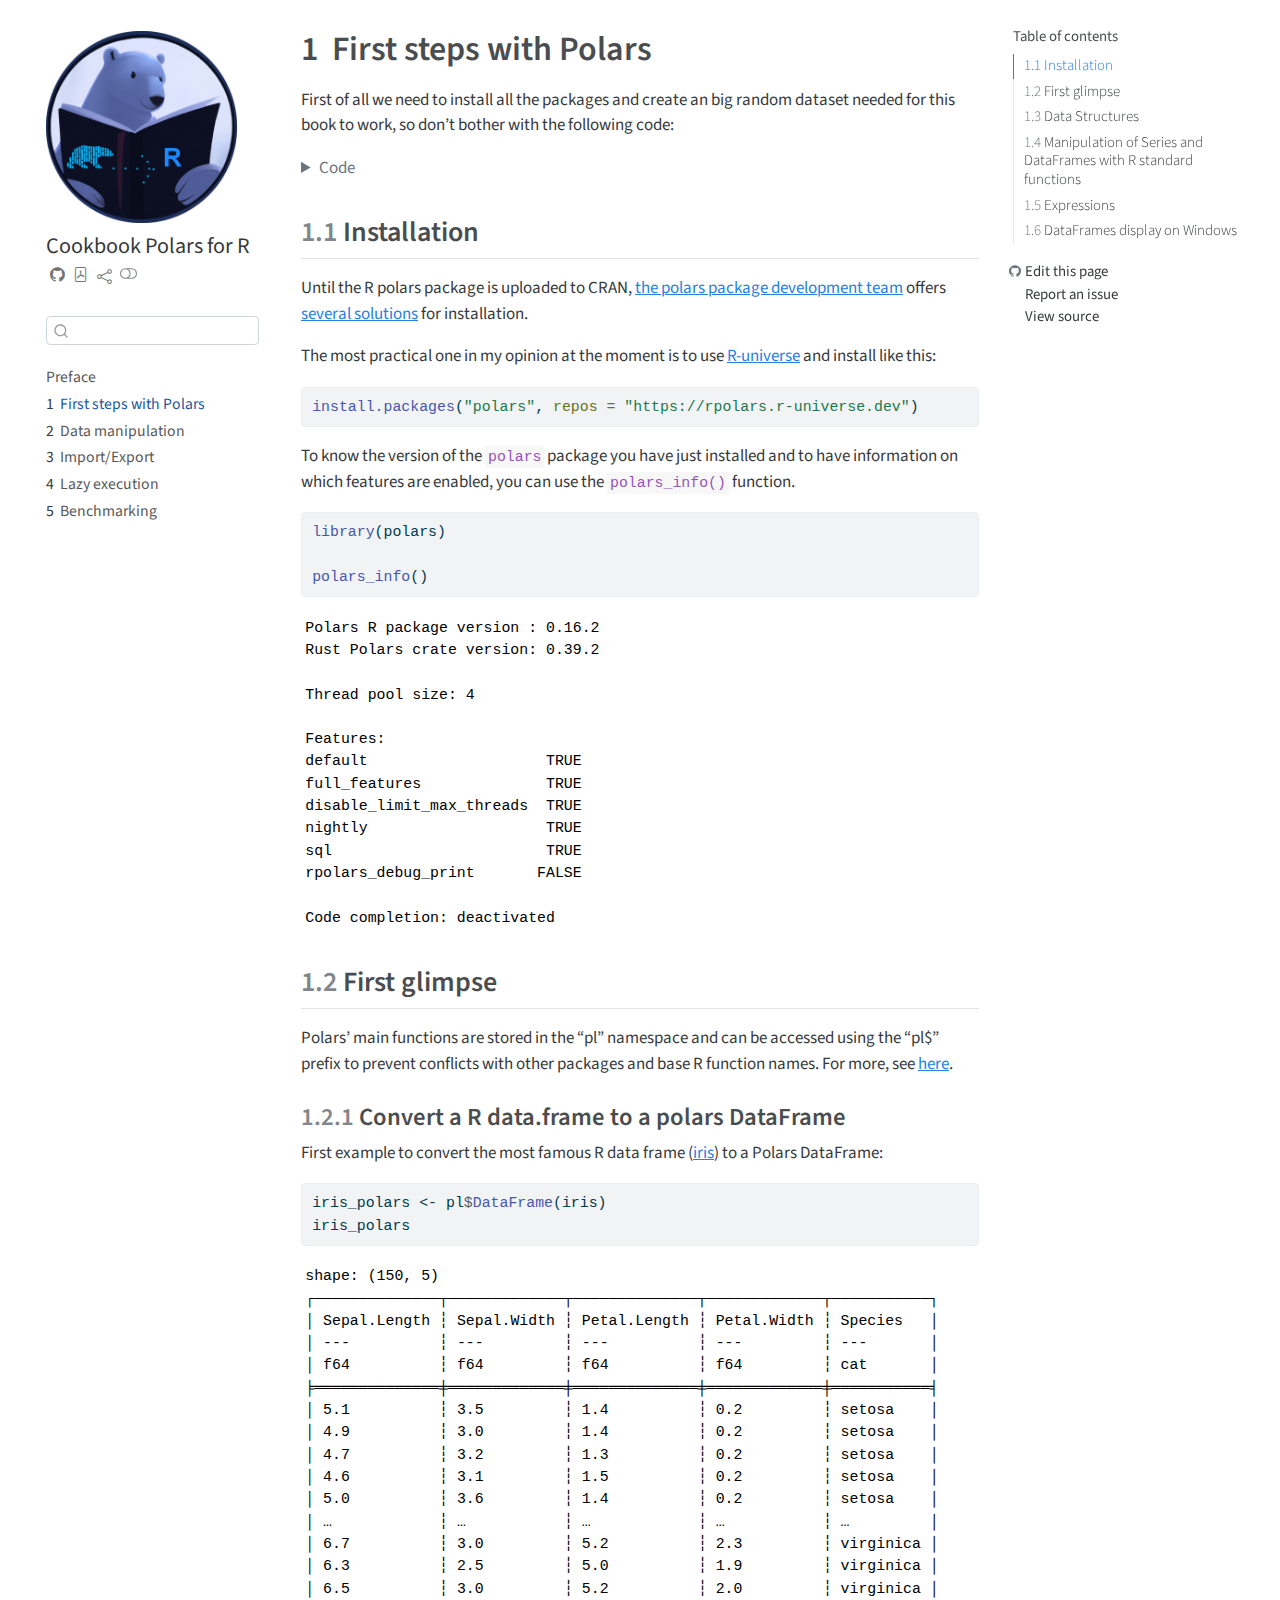
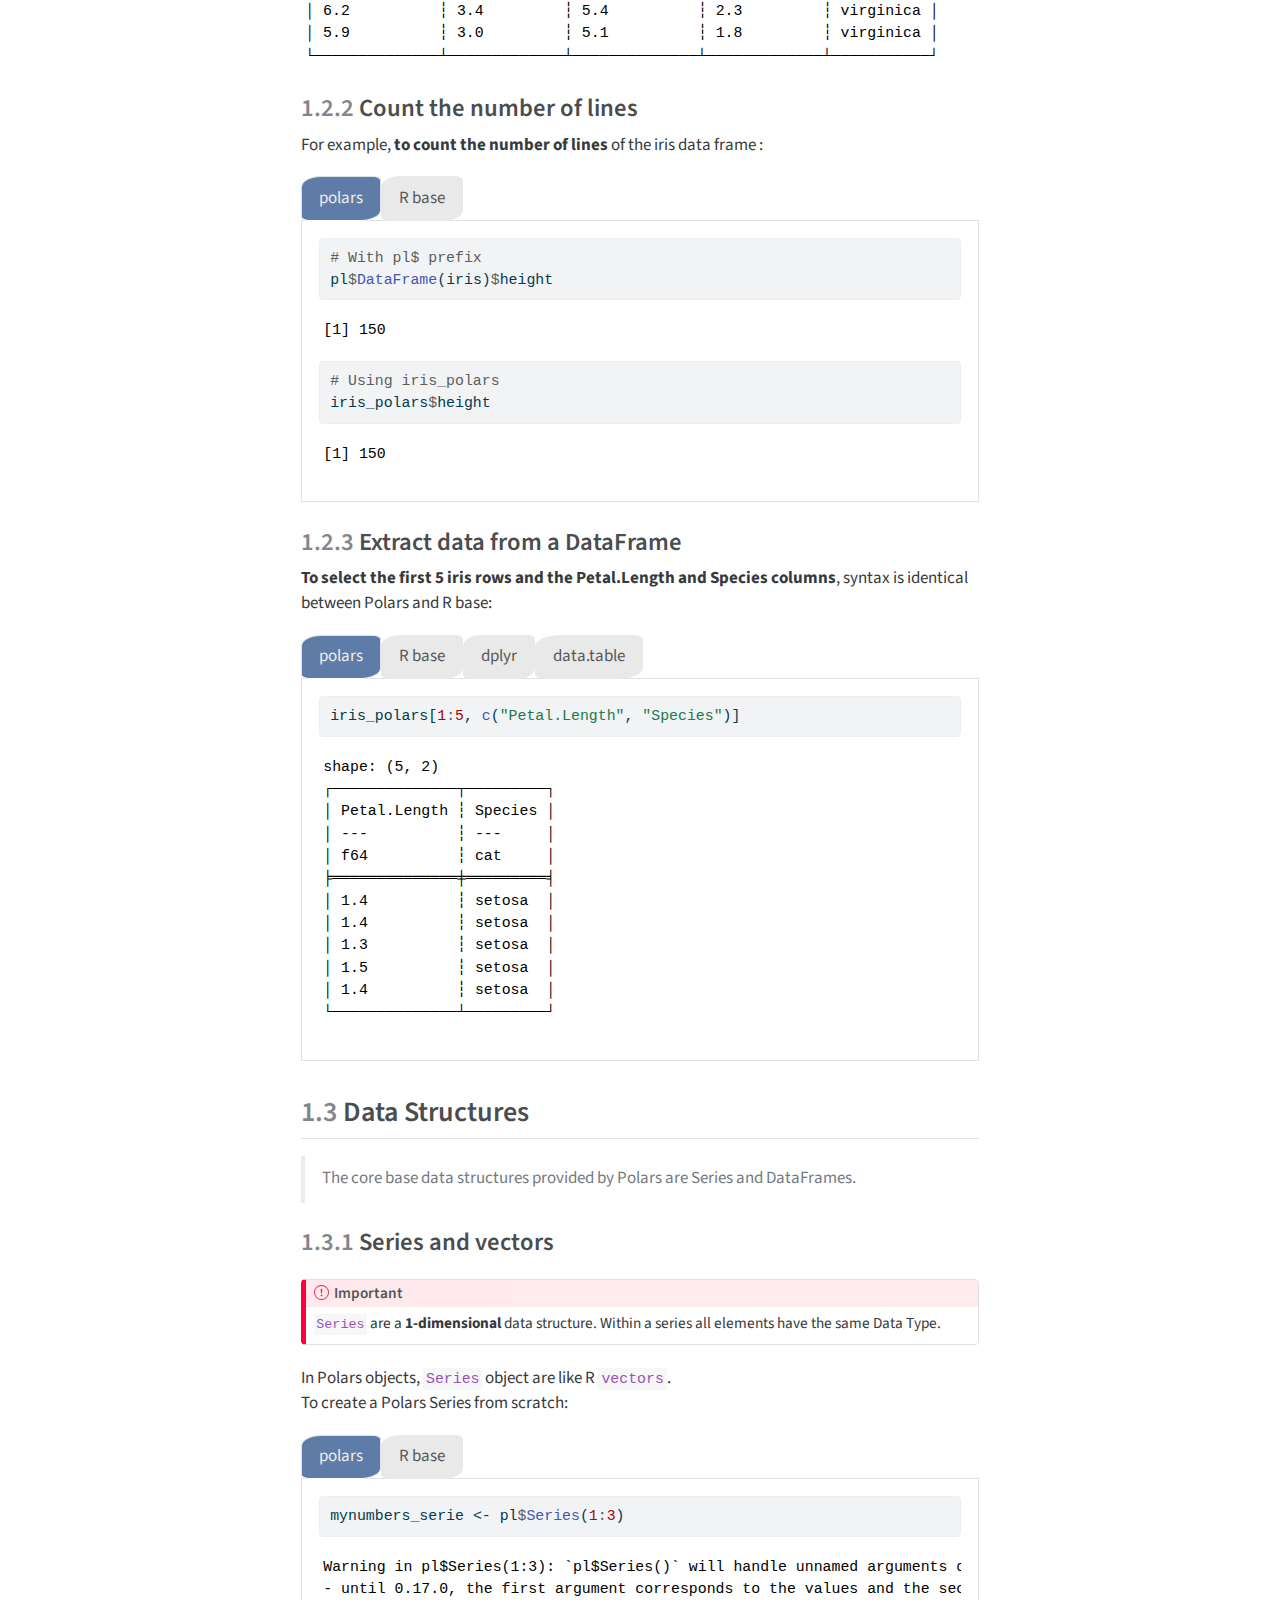
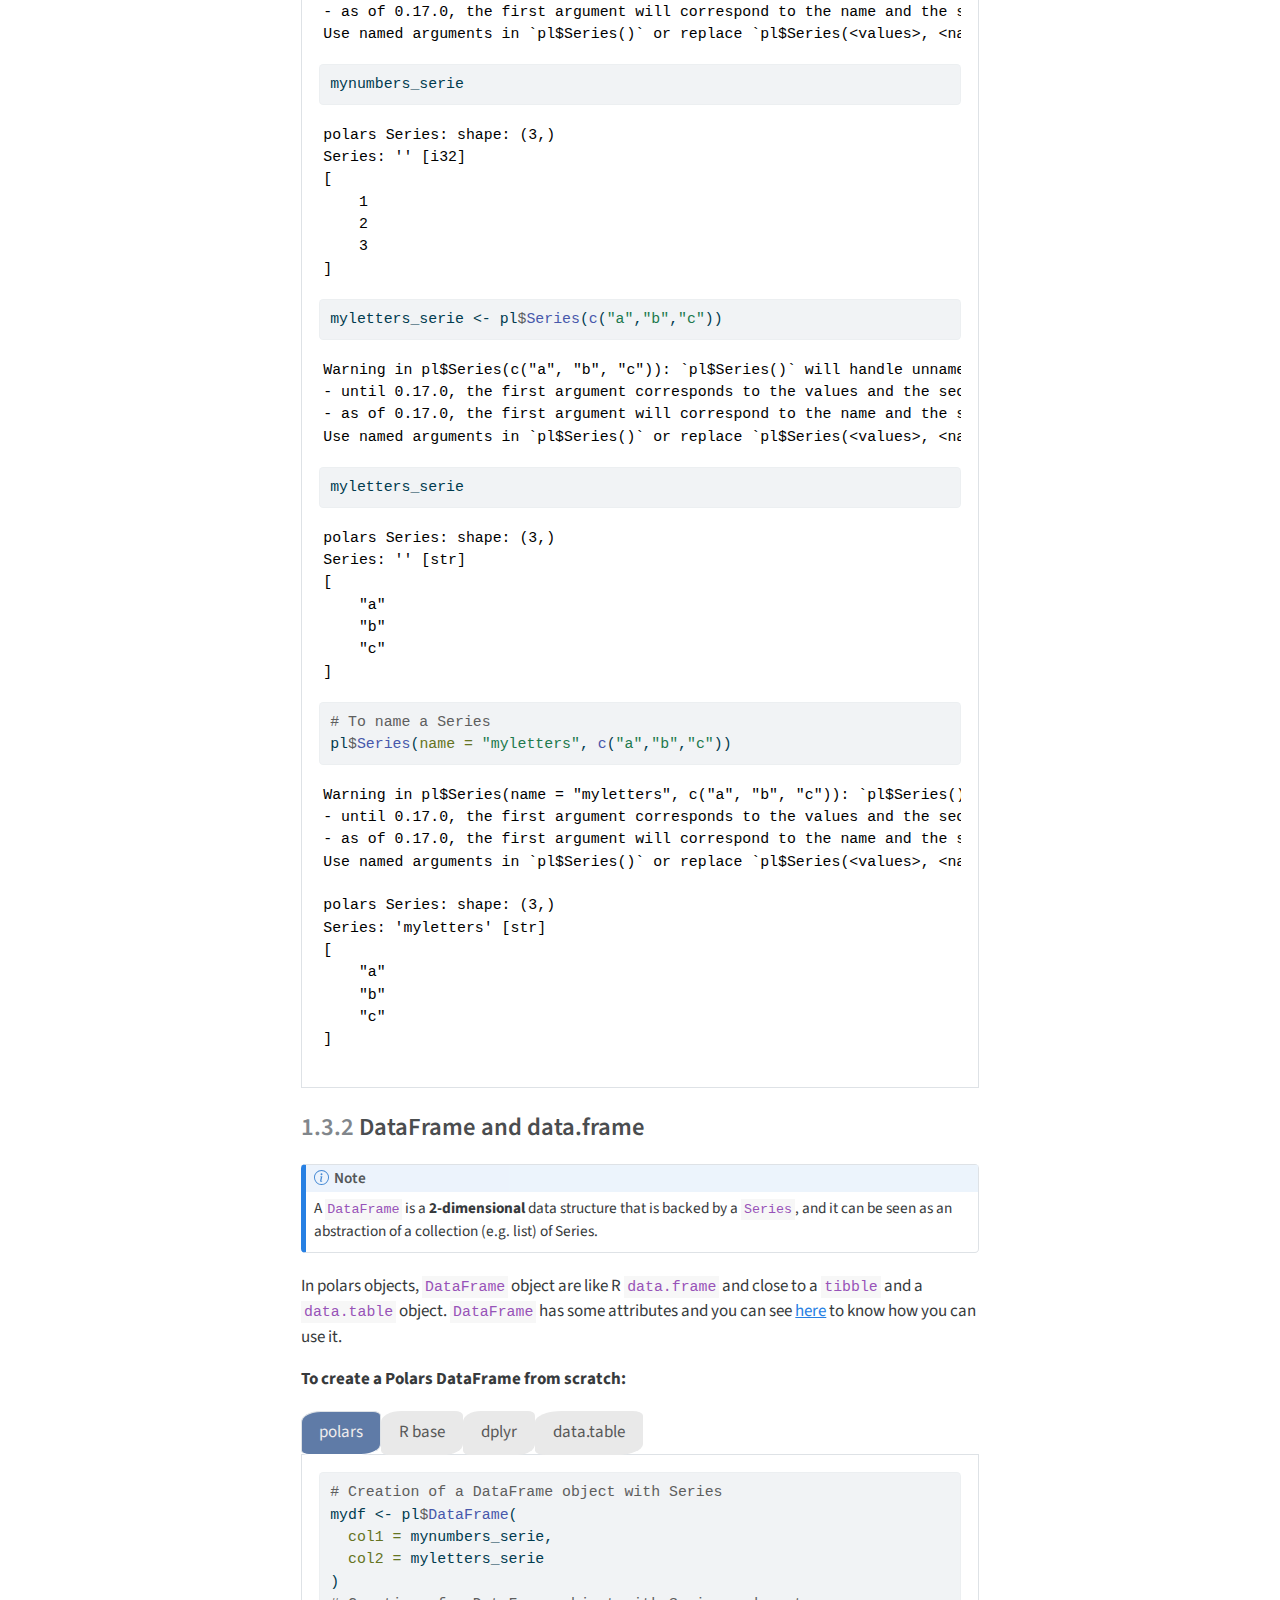
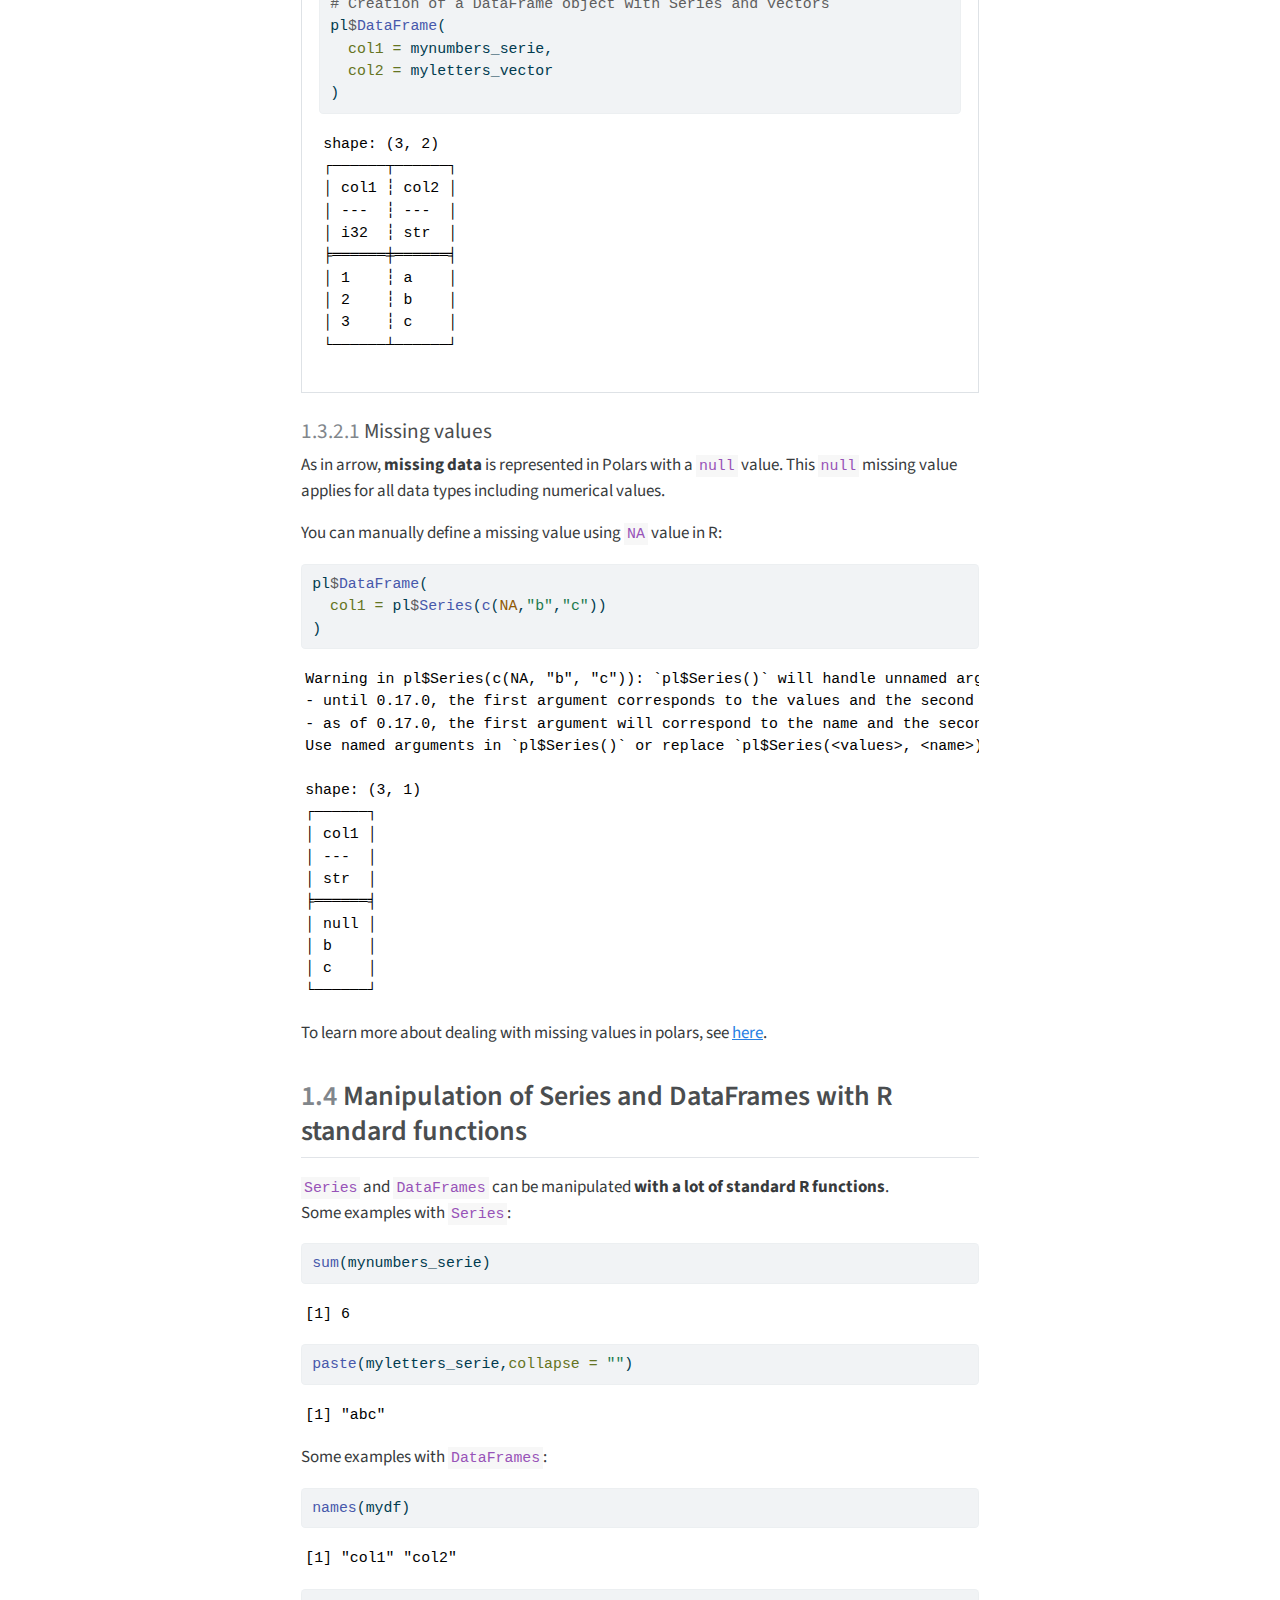
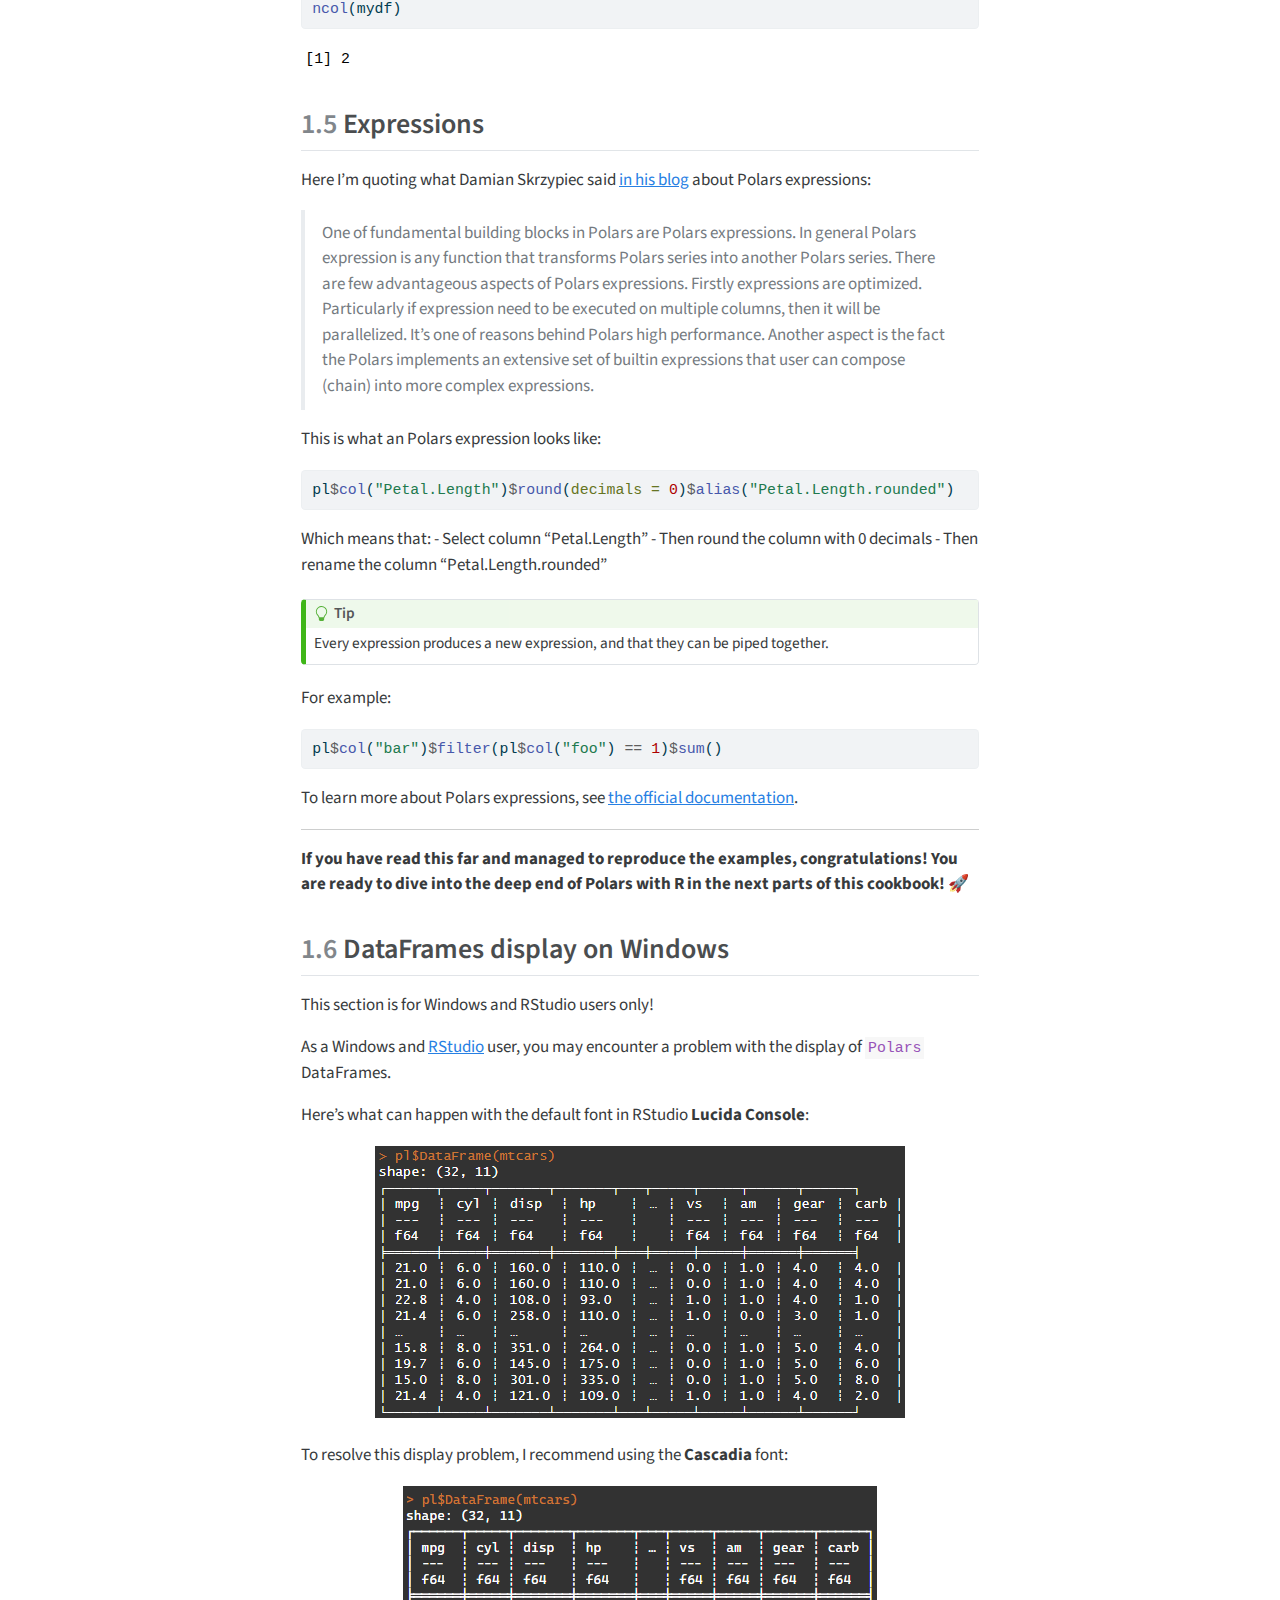
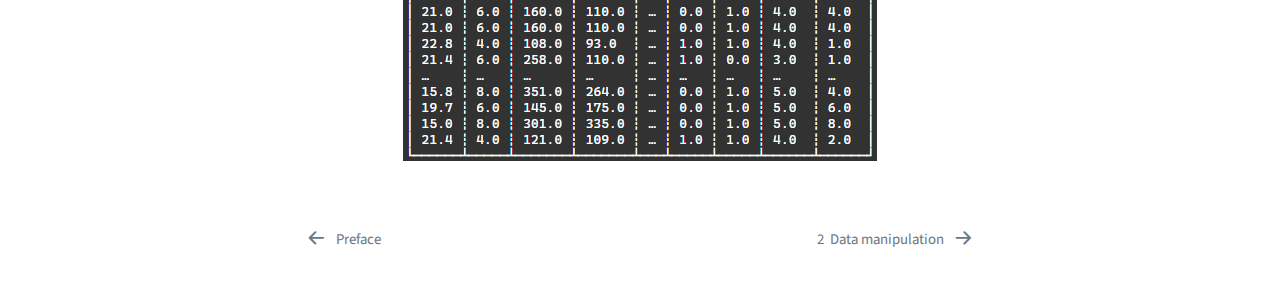
<file: first_steps.html>
<!DOCTYPE html>
<html xmlns="http://www.w3.org/1999/xhtml" lang="en" xml:lang="en"><head>

<meta charset="utf-8">
<meta name="generator" content="quarto-1.3.353">

<meta name="viewport" content="width=device-width, initial-scale=1.0, user-scalable=yes">

<meta name="description" content="A side-by-side comparison of polars, R base, dplyr, tidyr and data.table packages.">

<title>Cookbook Polars for R - 1&nbsp; First steps with Polars</title>
<style>
code{white-space: pre-wrap;}
span.smallcaps{font-variant: small-caps;}
div.columns{display: flex; gap: min(4vw, 1.5em);}
div.column{flex: auto; overflow-x: auto;}
div.hanging-indent{margin-left: 1.5em; text-indent: -1.5em;}
ul.task-list{list-style: none;}
ul.task-list li input[type="checkbox"] {
  width: 0.8em;
  margin: 0 0.8em 0.2em -1em; /* quarto-specific, see https://github.com/quarto-dev/quarto-cli/issues/4556 */ 
  vertical-align: middle;
}
/* CSS for syntax highlighting */
pre > code.sourceCode { white-space: pre; position: relative; }
pre > code.sourceCode > span { display: inline-block; line-height: 1.25; }
pre > code.sourceCode > span:empty { height: 1.2em; }
.sourceCode { overflow: visible; }
code.sourceCode > span { color: inherit; text-decoration: inherit; }
div.sourceCode { margin: 1em 0; }
pre.sourceCode { margin: 0; }
@media screen {
div.sourceCode { overflow: auto; }
}
@media print {
pre > code.sourceCode { white-space: pre-wrap; }
pre > code.sourceCode > span { text-indent: -5em; padding-left: 5em; }
}
pre.numberSource code
  { counter-reset: source-line 0; }
pre.numberSource code > span
  { position: relative; left: -4em; counter-increment: source-line; }
pre.numberSource code > span > a:first-child::before
  { content: counter(source-line);
    position: relative; left: -1em; text-align: right; vertical-align: baseline;
    border: none; display: inline-block;
    -webkit-touch-callout: none; -webkit-user-select: none;
    -khtml-user-select: none; -moz-user-select: none;
    -ms-user-select: none; user-select: none;
    padding: 0 4px; width: 4em;
  }
pre.numberSource { margin-left: 3em;  padding-left: 4px; }
div.sourceCode
  {   }
@media screen {
pre > code.sourceCode > span > a:first-child::before { text-decoration: underline; }
}
</style>


<script src="site_libs/quarto-nav/quarto-nav.js"></script>
<script src="site_libs/quarto-nav/headroom.min.js"></script>
<script src="site_libs/clipboard/clipboard.min.js"></script>
<script src="site_libs/quarto-search/autocomplete.umd.js"></script>
<script src="site_libs/quarto-search/fuse.min.js"></script>
<script src="site_libs/quarto-search/quarto-search.js"></script>
<meta name="quarto:offset" content="./">
<link href="./data_manipulation.html" rel="next">
<link href="./index.html" rel="prev">
<link href="./logo_cookbook_rpolars.png" rel="icon" type="image/png">
<script src="site_libs/quarto-html/quarto.js"></script>
<script src="site_libs/quarto-html/popper.min.js"></script>
<script src="site_libs/quarto-html/tippy.umd.min.js"></script>
<script src="site_libs/quarto-html/anchor.min.js"></script>
<link href="site_libs/quarto-html/tippy.css" rel="stylesheet">
<link href="site_libs/quarto-html/quarto-syntax-highlighting.css" rel="stylesheet" class="quarto-color-scheme" id="quarto-text-highlighting-styles">
<link href="site_libs/quarto-html/quarto-syntax-highlighting-dark.css" rel="prefetch" class="quarto-color-scheme quarto-color-alternate" id="quarto-text-highlighting-styles">
<script src="site_libs/bootstrap/bootstrap.min.js"></script>
<link href="site_libs/bootstrap/bootstrap-icons.css" rel="stylesheet">
<link href="site_libs/bootstrap/bootstrap.min.css" rel="stylesheet" class="quarto-color-scheme" id="quarto-bootstrap" data-mode="light">
<link href="site_libs/bootstrap/bootstrap-dark.min.css" rel="prefetch" class="quarto-color-scheme quarto-color-alternate" id="quarto-bootstrap" data-mode="dark">
<script id="quarto-search-options" type="application/json">{
  "location": "sidebar",
  "copy-button": false,
  "collapse-after": 3,
  "panel-placement": "start",
  "type": "textbox",
  "limit": 20,
  "language": {
    "search-no-results-text": "No results",
    "search-matching-documents-text": "matching documents",
    "search-copy-link-title": "Copy link to search",
    "search-hide-matches-text": "Hide additional matches",
    "search-more-match-text": "more match in this document",
    "search-more-matches-text": "more matches in this document",
    "search-clear-button-title": "Clear",
    "search-detached-cancel-button-title": "Cancel",
    "search-submit-button-title": "Submit"
  }
}</script>


<link rel="stylesheet" href="custom.css">
</head>

<body class="nav-sidebar floating">

<div id="quarto-search-results"></div>
  <header id="quarto-header" class="headroom fixed-top">
  <nav class="quarto-secondary-nav">
    <div class="container-fluid d-flex">
      <button type="button" class="quarto-btn-toggle btn" data-bs-toggle="collapse" data-bs-target="#quarto-sidebar,#quarto-sidebar-glass" aria-controls="quarto-sidebar" aria-expanded="false" aria-label="Toggle sidebar navigation" onclick="if (window.quartoToggleHeadroom) { window.quartoToggleHeadroom(); }">
        <i class="bi bi-layout-text-sidebar-reverse"></i>
      </button>
      <nav class="quarto-page-breadcrumbs" aria-label="breadcrumb"><ol class="breadcrumb"><li class="breadcrumb-item"><a href="./first_steps.html"><span class="chapter-number">1</span>&nbsp; <span class="chapter-title">First steps with Polars</span></a></li></ol></nav>
      <a class="flex-grow-1" role="button" data-bs-toggle="collapse" data-bs-target="#quarto-sidebar,#quarto-sidebar-glass" aria-controls="quarto-sidebar" aria-expanded="false" aria-label="Toggle sidebar navigation" onclick="if (window.quartoToggleHeadroom) { window.quartoToggleHeadroom(); }">      
      </a>
      <button type="button" class="btn quarto-search-button" aria-label="Search" onclick="window.quartoOpenSearch();">
        <i class="bi bi-search"></i>
      </button>
    </div>
  </nav>
</header>
<!-- content -->
<div id="quarto-content" class="quarto-container page-columns page-rows-contents page-layout-article">
<!-- sidebar -->
  <nav id="quarto-sidebar" class="sidebar collapse collapse-horizontal sidebar-navigation floating overflow-auto">
    <div class="pt-lg-2 mt-2 text-left sidebar-header sidebar-header-stacked">
      <a href="./index.html" class="sidebar-logo-link">
      <img src="./logo_cookbook_rpolars.png" alt="" class="sidebar-logo py-0 d-lg-inline d-none">
      </a>
    <div class="sidebar-title mb-0 py-0">
      <a href="./">Cookbook Polars for R</a> 
        <div class="sidebar-tools-main tools-wide">
    <a href="https://github.com/ddotta/cookbook-rpolars/tree/main/book/" title="Source Code" class="quarto-navigation-tool px-1" aria-label="Source Code"><i class="bi bi-github"></i></a>
    <a href="./Cookbook-Polars-for-R.pdf" title="Download PDF" class="quarto-navigation-tool px-1" aria-label="Download PDF"><i class="bi bi-file-pdf"></i></a>
    <div class="dropdown">
      <a href="" title="Share" id="quarto-navigation-tool-dropdown-0" class="quarto-navigation-tool dropdown-toggle px-1" data-bs-toggle="dropdown" aria-expanded="false" aria-label="Share"><i class="bi bi-share"></i></a>
      <ul class="dropdown-menu" aria-labelledby="quarto-navigation-tool-dropdown-0">
          <li>
            <a class="dropdown-item sidebar-tools-main-item" href="https://twitter.com/intent/tweet?url=|url|">
              <i class="bi bi-bi-twitter pe-1"></i>
            Twitter
            </a>
          </li>
          <li>
            <a class="dropdown-item sidebar-tools-main-item" href="https://www.linkedin.com/sharing/share-offsite/?url=|url|">
              <i class="bi bi-bi-linkedin pe-1"></i>
            LinkedIn
            </a>
          </li>
      </ul>
    </div>
  <a href="" class="quarto-color-scheme-toggle quarto-navigation-tool  px-1" onclick="window.quartoToggleColorScheme(); return false;" title="Toggle dark mode"><i class="bi"></i></a>
</div>
    </div>
      </div>
        <div class="mt-2 flex-shrink-0 align-items-center">
        <div class="sidebar-search">
        <div id="quarto-search" class="" title="Search"></div>
        </div>
        </div>
    <div class="sidebar-menu-container"> 
    <ul class="list-unstyled mt-1">
        <li class="sidebar-item">
  <div class="sidebar-item-container"> 
  <a href="./index.html" class="sidebar-item-text sidebar-link">
 <span class="menu-text">Preface</span></a>
  </div>
</li>
        <li class="sidebar-item">
  <div class="sidebar-item-container"> 
  <a href="./first_steps.html" class="sidebar-item-text sidebar-link active">
 <span class="menu-text"><span class="chapter-number">1</span>&nbsp; <span class="chapter-title">First steps with Polars</span></span></a>
  </div>
</li>
        <li class="sidebar-item">
  <div class="sidebar-item-container"> 
  <a href="./data_manipulation.html" class="sidebar-item-text sidebar-link">
 <span class="menu-text"><span class="chapter-number">2</span>&nbsp; <span class="chapter-title">Data manipulation</span></span></a>
  </div>
</li>
        <li class="sidebar-item">
  <div class="sidebar-item-container"> 
  <a href="./import_export.html" class="sidebar-item-text sidebar-link">
 <span class="menu-text"><span class="chapter-number">3</span>&nbsp; <span class="chapter-title">Import/Export</span></span></a>
  </div>
</li>
        <li class="sidebar-item">
  <div class="sidebar-item-container"> 
  <a href="./lazy_execution.html" class="sidebar-item-text sidebar-link">
 <span class="menu-text"><span class="chapter-number">4</span>&nbsp; <span class="chapter-title">Lazy execution</span></span></a>
  </div>
</li>
        <li class="sidebar-item">
  <div class="sidebar-item-container"> 
  <a href="./benchmarking.html" class="sidebar-item-text sidebar-link">
 <span class="menu-text"><span class="chapter-number">5</span>&nbsp; <span class="chapter-title">Benchmarking</span></span></a>
  </div>
</li>
    </ul>
    </div>
</nav>
<div id="quarto-sidebar-glass" data-bs-toggle="collapse" data-bs-target="#quarto-sidebar,#quarto-sidebar-glass"></div>
<!-- margin-sidebar -->
    <div id="quarto-margin-sidebar" class="sidebar margin-sidebar">
        <nav id="TOC" role="doc-toc" class="toc-active">
    <h2 id="toc-title">Table of contents</h2>
   
  <ul>
  <li><a href="#installation" id="toc-installation" class="nav-link active" data-scroll-target="#installation"><span class="header-section-number">1.1</span> Installation</a></li>
  <li><a href="#first-glimpse" id="toc-first-glimpse" class="nav-link" data-scroll-target="#first-glimpse"><span class="header-section-number">1.2</span> First glimpse</a>
  <ul class="collapse">
  <li><a href="#convert-a-r-data.frame-to-a-polars-dataframe" id="toc-convert-a-r-data.frame-to-a-polars-dataframe" class="nav-link" data-scroll-target="#convert-a-r-data.frame-to-a-polars-dataframe"><span class="header-section-number">1.2.1</span> Convert a R data.frame to a polars DataFrame</a></li>
  <li><a href="#count-the-number-of-lines" id="toc-count-the-number-of-lines" class="nav-link" data-scroll-target="#count-the-number-of-lines"><span class="header-section-number">1.2.2</span> Count the number of lines</a></li>
  <li><a href="#extract-data-from-a-dataframe" id="toc-extract-data-from-a-dataframe" class="nav-link" data-scroll-target="#extract-data-from-a-dataframe"><span class="header-section-number">1.2.3</span> Extract data from a DataFrame</a></li>
  </ul></li>
  <li><a href="#data-structures" id="toc-data-structures" class="nav-link" data-scroll-target="#data-structures"><span class="header-section-number">1.3</span> Data Structures</a>
  <ul class="collapse">
  <li><a href="#series-and-vectors" id="toc-series-and-vectors" class="nav-link" data-scroll-target="#series-and-vectors"><span class="header-section-number">1.3.1</span> Series and vectors</a></li>
  <li><a href="#dataframe-and-data.frame" id="toc-dataframe-and-data.frame" class="nav-link" data-scroll-target="#dataframe-and-data.frame"><span class="header-section-number">1.3.2</span> DataFrame and data.frame</a></li>
  </ul></li>
  <li><a href="#manipulation-of-series-and-dataframes-with-r-standard-functions" id="toc-manipulation-of-series-and-dataframes-with-r-standard-functions" class="nav-link" data-scroll-target="#manipulation-of-series-and-dataframes-with-r-standard-functions"><span class="header-section-number">1.4</span> Manipulation of Series and DataFrames with R standard functions</a></li>
  <li><a href="#expressions" id="toc-expressions" class="nav-link" data-scroll-target="#expressions"><span class="header-section-number">1.5</span> Expressions</a></li>
  <li><a href="#dataframes-display-on-windows" id="toc-dataframes-display-on-windows" class="nav-link" data-scroll-target="#dataframes-display-on-windows"><span class="header-section-number">1.6</span> DataFrames display on Windows</a></li>
  </ul>
<div class="toc-actions"><div><i class="bi bi-github"></i></div><div class="action-links"><p><a href="https://github.com/ddotta/cookbook-rpolars/edit/main/book/first_steps.qmd" class="toc-action">Edit this page</a></p><p><a href="https://github.com/ddotta/cookbook-rpolars/issues/new" class="toc-action">Report an issue</a></p><p><a href="https://github.com/ddotta/cookbook-rpolars/blob/main/book/first_steps.qmd" class="toc-action">View source</a></p></div></div></nav>
    </div>
<!-- main -->
<main class="content" id="quarto-document-content">

<header id="title-block-header" class="quarto-title-block default">
<div class="quarto-title">
<h1 class="title"><span class="chapter-number">1</span>&nbsp; <span class="chapter-title">First steps with Polars</span></h1>
</div>



<div class="quarto-title-meta">

    
  
    
  </div>
  

</header>

<p>First of all we need to install all the packages and create an big random dataset needed for this book to work, so don’t bother with the following code:</p>
<div class="cell">
<details>
<summary>Code</summary>
<div class="sourceCode cell-code" id="cb1"><pre class="sourceCode r code-with-copy"><code class="sourceCode r"><span id="cb1-1"><a href="#cb1-1" aria-hidden="true" tabindex="-1"></a><span class="co"># Installation of packages for cookbook-rpolars</span></span>
<span id="cb1-2"><a href="#cb1-2" aria-hidden="true" tabindex="-1"></a>packages <span class="ot">&lt;-</span> <span class="fu">c</span>(<span class="st">'dplyr'</span>,<span class="st">'data.table'</span>,<span class="st">'tidyr'</span>,<span class="st">'arrow'</span>,<span class="st">'DBI'</span>,<span class="st">'fakir'</span>,<span class="st">'tictoc'</span>,<span class="st">'duckdb'</span>,<span class="st">'microbenchmark'</span>,<span class="st">'readr'</span>,<span class="st">'fs'</span>,<span class="st">'ggplot2'</span>,<span class="st">'pryr'</span>,<span class="st">'dbplyr'</span>,<span class="st">'forcats'</span>,<span class="st">'collapse'</span>)</span>
<span id="cb1-3"><a href="#cb1-3" aria-hidden="true" tabindex="-1"></a>installed_packages <span class="ot">&lt;-</span> packages <span class="sc">%in%</span> <span class="fu">rownames</span>(<span class="fu">installed.packages</span>())</span>
<span id="cb1-4"><a href="#cb1-4" aria-hidden="true" tabindex="-1"></a><span class="cf">if</span> (<span class="fu">any</span>(installed_packages <span class="sc">==</span> <span class="cn">FALSE</span>)) {</span>
<span id="cb1-5"><a href="#cb1-5" aria-hidden="true" tabindex="-1"></a>  <span class="fu">install.packages</span>(packages[<span class="sc">!</span>installed_packages], <span class="at">dependencies =</span> <span class="cn">TRUE</span>)</span>
<span id="cb1-6"><a href="#cb1-6" aria-hidden="true" tabindex="-1"></a>}</span>
<span id="cb1-7"><a href="#cb1-7" aria-hidden="true" tabindex="-1"></a></span>
<span id="cb1-8"><a href="#cb1-8" aria-hidden="true" tabindex="-1"></a><span class="co"># Loading packages</span></span>
<span id="cb1-9"><a href="#cb1-9" aria-hidden="true" tabindex="-1"></a><span class="fu">invisible</span>(<span class="fu">lapply</span>(packages, library, <span class="at">character.only =</span> <span class="cn">TRUE</span>))</span>
<span id="cb1-10"><a href="#cb1-10" aria-hidden="true" tabindex="-1"></a></span>
<span id="cb1-11"><a href="#cb1-11" aria-hidden="true" tabindex="-1"></a><span class="co"># Creation of iris_dt</span></span>
<span id="cb1-12"><a href="#cb1-12" aria-hidden="true" tabindex="-1"></a>iris_dt <span class="ot">&lt;-</span> <span class="fu">as.data.table</span>(iris)</span></code><button title="Copy to Clipboard" class="code-copy-button"><i class="bi"></i></button></pre></div>
</details>
</div>
<section id="installation" class="level2" data-number="1.1">
<h2 data-number="1.1" class="anchored" data-anchor-id="installation"><span class="header-section-number">1.1</span> Installation</h2>
<p>Until the R polars package is uploaded to CRAN, <a href="https://github.com/pola-rs/r-polars/graphs/contributors">the polars package development team</a> offers <a href="https://rpolars.github.io/#install">several solutions</a> for installation.</p>
<p>The most practical one in my opinion at the moment is to use <a href="https://r-universe.dev/search/">R-universe</a> and install like this:</p>
<div class="sourceCode" id="cb2"><pre class="sourceCode r code-with-copy"><code class="sourceCode r"><span id="cb2-1"><a href="#cb2-1" aria-hidden="true" tabindex="-1"></a><span class="fu">install.packages</span>(<span class="st">"polars"</span>, <span class="at">repos =</span> <span class="st">"https://rpolars.r-universe.dev"</span>)</span></code><button title="Copy to Clipboard" class="code-copy-button"><i class="bi"></i></button></pre></div>
<p>To know the version of the <code>polars</code> package you have just installed and to have information on which features are enabled, you can use the <code>polars_info()</code> function.</p>
<div class="cell">
<div class="sourceCode cell-code" id="cb3"><pre class="sourceCode r code-with-copy"><code class="sourceCode r"><span id="cb3-1"><a href="#cb3-1" aria-hidden="true" tabindex="-1"></a><span class="fu">library</span>(polars)</span>
<span id="cb3-2"><a href="#cb3-2" aria-hidden="true" tabindex="-1"></a></span>
<span id="cb3-3"><a href="#cb3-3" aria-hidden="true" tabindex="-1"></a><span class="fu">polars_info</span>()</span></code><button title="Copy to Clipboard" class="code-copy-button"><i class="bi"></i></button></pre></div>
<div class="cell-output cell-output-stdout">
<pre><code>Polars R package version : 0.16.2
Rust Polars crate version: 0.39.2

Thread pool size: 4 

Features:                               
default                    TRUE
full_features              TRUE
disable_limit_max_threads  TRUE
nightly                    TRUE
sql                        TRUE
rpolars_debug_print       FALSE

Code completion: deactivated </code></pre>
</div>
</div>
</section>
<section id="first-glimpse" class="level2" data-number="1.2">
<h2 data-number="1.2" class="anchored" data-anchor-id="first-glimpse"><span class="header-section-number">1.2</span> First glimpse</h2>
<p>Polars’ main functions are stored in the “pl” namespace and can be accessed using the “pl$” prefix to prevent conflicts with other packages and base R function names. For more, see <a href="https://rpolars.github.io/reference/pl_pl/#examples">here</a>.</p>
<section id="convert-a-r-data.frame-to-a-polars-dataframe" class="level3" data-number="1.2.1">
<h3 data-number="1.2.1" class="anchored" data-anchor-id="convert-a-r-data.frame-to-a-polars-dataframe"><span class="header-section-number">1.2.1</span> Convert a R data.frame to a polars DataFrame</h3>
<p>First example to convert the most famous R data frame (<a href="https://archive.ics.uci.edu/ml/datasets/iris">iris</a>) to a Polars DataFrame:</p>
<div class="cell">
<div class="sourceCode cell-code" id="cb5"><pre class="sourceCode r code-with-copy"><code class="sourceCode r"><span id="cb5-1"><a href="#cb5-1" aria-hidden="true" tabindex="-1"></a>iris_polars <span class="ot">&lt;-</span> pl<span class="sc">$</span><span class="fu">DataFrame</span>(iris)</span>
<span id="cb5-2"><a href="#cb5-2" aria-hidden="true" tabindex="-1"></a>iris_polars</span></code><button title="Copy to Clipboard" class="code-copy-button"><i class="bi"></i></button></pre></div>
<div class="cell-output cell-output-stdout">
<pre><code>shape: (150, 5)
┌──────────────┬─────────────┬──────────────┬─────────────┬───────────┐
│ Sepal.Length ┆ Sepal.Width ┆ Petal.Length ┆ Petal.Width ┆ Species   │
│ ---          ┆ ---         ┆ ---          ┆ ---         ┆ ---       │
│ f64          ┆ f64         ┆ f64          ┆ f64         ┆ cat       │
╞══════════════╪═════════════╪══════════════╪═════════════╪═══════════╡
│ 5.1          ┆ 3.5         ┆ 1.4          ┆ 0.2         ┆ setosa    │
│ 4.9          ┆ 3.0         ┆ 1.4          ┆ 0.2         ┆ setosa    │
│ 4.7          ┆ 3.2         ┆ 1.3          ┆ 0.2         ┆ setosa    │
│ 4.6          ┆ 3.1         ┆ 1.5          ┆ 0.2         ┆ setosa    │
│ 5.0          ┆ 3.6         ┆ 1.4          ┆ 0.2         ┆ setosa    │
│ …            ┆ …           ┆ …            ┆ …           ┆ …         │
│ 6.7          ┆ 3.0         ┆ 5.2          ┆ 2.3         ┆ virginica │
│ 6.3          ┆ 2.5         ┆ 5.0          ┆ 1.9         ┆ virginica │
│ 6.5          ┆ 3.0         ┆ 5.2          ┆ 2.0         ┆ virginica │
│ 6.2          ┆ 3.4         ┆ 5.4          ┆ 2.3         ┆ virginica │
│ 5.9          ┆ 3.0         ┆ 5.1          ┆ 1.8         ┆ virginica │
└──────────────┴─────────────┴──────────────┴─────────────┴───────────┘</code></pre>
</div>
</div>
</section>
<section id="count-the-number-of-lines" class="level3" data-number="1.2.2">
<h3 data-number="1.2.2" class="anchored" data-anchor-id="count-the-number-of-lines"><span class="header-section-number">1.2.2</span> Count the number of lines</h3>
<p>For example, <strong>to count the number of lines</strong> of the iris data frame :</p>
<div class="tabset-margin-container"></div><div class="panel-tabset">
<ul class="nav nav-tabs" role="tablist"><li class="nav-item" role="presentation"><a class="nav-link active" id="tabset-1-1-tab" data-bs-toggle="tab" data-bs-target="#tabset-1-1" role="tab" aria-controls="tabset-1-1" aria-selected="true">polars</a></li><li class="nav-item" role="presentation"><a class="nav-link" id="tabset-1-2-tab" data-bs-toggle="tab" data-bs-target="#tabset-1-2" role="tab" aria-controls="tabset-1-2" aria-selected="false">R base</a></li></ul>
<div class="tab-content">
<div id="tabset-1-1" class="tab-pane active" role="tabpanel" aria-labelledby="tabset-1-1-tab">
<div class="cell">
<div class="sourceCode cell-code" id="cb7"><pre class="sourceCode r code-with-copy"><code class="sourceCode r"><span id="cb7-1"><a href="#cb7-1" aria-hidden="true" tabindex="-1"></a><span class="co"># With pl$ prefix</span></span>
<span id="cb7-2"><a href="#cb7-2" aria-hidden="true" tabindex="-1"></a>pl<span class="sc">$</span><span class="fu">DataFrame</span>(iris)<span class="sc">$</span>height</span></code><button title="Copy to Clipboard" class="code-copy-button"><i class="bi"></i></button></pre></div>
<div class="cell-output cell-output-stdout">
<pre><code>[1] 150</code></pre>
</div>
<div class="sourceCode cell-code" id="cb9"><pre class="sourceCode r code-with-copy"><code class="sourceCode r"><span id="cb9-1"><a href="#cb9-1" aria-hidden="true" tabindex="-1"></a><span class="co"># Using iris_polars</span></span>
<span id="cb9-2"><a href="#cb9-2" aria-hidden="true" tabindex="-1"></a>iris_polars<span class="sc">$</span>height</span></code><button title="Copy to Clipboard" class="code-copy-button"><i class="bi"></i></button></pre></div>
<div class="cell-output cell-output-stdout">
<pre><code>[1] 150</code></pre>
</div>
</div>
</div>
<div id="tabset-1-2" class="tab-pane" role="tabpanel" aria-labelledby="tabset-1-2-tab">
<div class="cell">
<div class="sourceCode cell-code" id="cb11"><pre class="sourceCode r code-with-copy"><code class="sourceCode r"><span id="cb11-1"><a href="#cb11-1" aria-hidden="true" tabindex="-1"></a><span class="fu">nrow</span>(iris)</span></code><button title="Copy to Clipboard" class="code-copy-button"><i class="bi"></i></button></pre></div>
<div class="cell-output cell-output-stdout">
<pre><code>[1] 150</code></pre>
</div>
</div>
</div>
</div>
</div>
</section>
<section id="extract-data-from-a-dataframe" class="level3" data-number="1.2.3">
<h3 data-number="1.2.3" class="anchored" data-anchor-id="extract-data-from-a-dataframe"><span class="header-section-number">1.2.3</span> Extract data from a DataFrame</h3>
<p><strong>To select the first 5 iris rows and the Petal.Length and Species columns</strong>, syntax is identical between Polars and R base:</p>
<div class="tabset-margin-container"></div><div class="panel-tabset">
<ul class="nav nav-tabs" role="tablist"><li class="nav-item" role="presentation"><a class="nav-link active" id="tabset-2-1-tab" data-bs-toggle="tab" data-bs-target="#tabset-2-1" role="tab" aria-controls="tabset-2-1" aria-selected="true">polars</a></li><li class="nav-item" role="presentation"><a class="nav-link" id="tabset-2-2-tab" data-bs-toggle="tab" data-bs-target="#tabset-2-2" role="tab" aria-controls="tabset-2-2" aria-selected="false">R base</a></li><li class="nav-item" role="presentation"><a class="nav-link" id="tabset-2-3-tab" data-bs-toggle="tab" data-bs-target="#tabset-2-3" role="tab" aria-controls="tabset-2-3" aria-selected="false">dplyr</a></li><li class="nav-item" role="presentation"><a class="nav-link" id="tabset-2-4-tab" data-bs-toggle="tab" data-bs-target="#tabset-2-4" role="tab" aria-controls="tabset-2-4" aria-selected="false">data.table</a></li></ul>
<div class="tab-content">
<div id="tabset-2-1" class="tab-pane active" role="tabpanel" aria-labelledby="tabset-2-1-tab">
<div class="cell">
<div class="sourceCode cell-code" id="cb13"><pre class="sourceCode r code-with-copy"><code class="sourceCode r"><span id="cb13-1"><a href="#cb13-1" aria-hidden="true" tabindex="-1"></a>iris_polars[<span class="dv">1</span><span class="sc">:</span><span class="dv">5</span>, <span class="fu">c</span>(<span class="st">"Petal.Length"</span>, <span class="st">"Species"</span>)]</span></code><button title="Copy to Clipboard" class="code-copy-button"><i class="bi"></i></button></pre></div>
<div class="cell-output cell-output-stdout">
<pre><code>shape: (5, 2)
┌──────────────┬─────────┐
│ Petal.Length ┆ Species │
│ ---          ┆ ---     │
│ f64          ┆ cat     │
╞══════════════╪═════════╡
│ 1.4          ┆ setosa  │
│ 1.4          ┆ setosa  │
│ 1.3          ┆ setosa  │
│ 1.5          ┆ setosa  │
│ 1.4          ┆ setosa  │
└──────────────┴─────────┘</code></pre>
</div>
</div>
</div>
<div id="tabset-2-2" class="tab-pane" role="tabpanel" aria-labelledby="tabset-2-2-tab">
<div class="cell">
<div class="sourceCode cell-code" id="cb15"><pre class="sourceCode r code-with-copy"><code class="sourceCode r"><span id="cb15-1"><a href="#cb15-1" aria-hidden="true" tabindex="-1"></a>iris[<span class="dv">1</span><span class="sc">:</span><span class="dv">5</span>, <span class="fu">c</span>(<span class="st">"Petal.Length"</span>, <span class="st">"Species"</span>)]</span></code><button title="Copy to Clipboard" class="code-copy-button"><i class="bi"></i></button></pre></div>
<div class="cell-output cell-output-stdout">
<pre><code>  Petal.Length Species
1          1.4  setosa
2          1.4  setosa
3          1.3  setosa
4          1.5  setosa
5          1.4  setosa</code></pre>
</div>
</div>
</div>
<div id="tabset-2-3" class="tab-pane" role="tabpanel" aria-labelledby="tabset-2-3-tab">
<div class="cell">
<div class="sourceCode cell-code" id="cb17"><pre class="sourceCode r code-with-copy"><code class="sourceCode r"><span id="cb17-1"><a href="#cb17-1" aria-hidden="true" tabindex="-1"></a>iris <span class="sc">|&gt;</span> </span>
<span id="cb17-2"><a href="#cb17-2" aria-hidden="true" tabindex="-1"></a>  <span class="fu">slice</span>(<span class="dv">1</span><span class="sc">:</span><span class="dv">5</span>) <span class="sc">|&gt;</span> </span>
<span id="cb17-3"><a href="#cb17-3" aria-hidden="true" tabindex="-1"></a>  <span class="fu">select</span>(Petal.Length,Species)</span></code><button title="Copy to Clipboard" class="code-copy-button"><i class="bi"></i></button></pre></div>
<div class="cell-output cell-output-stdout">
<pre><code>  Petal.Length Species
1          1.4  setosa
2          1.4  setosa
3          1.3  setosa
4          1.5  setosa
5          1.4  setosa</code></pre>
</div>
</div>
</div>
<div id="tabset-2-4" class="tab-pane" role="tabpanel" aria-labelledby="tabset-2-4-tab">
<div class="cell">
<div class="sourceCode cell-code" id="cb19"><pre class="sourceCode r code-with-copy"><code class="sourceCode r"><span id="cb19-1"><a href="#cb19-1" aria-hidden="true" tabindex="-1"></a>iris_dt[<span class="dv">1</span><span class="sc">:</span><span class="dv">5</span>, .(Petal.Length, Species)]</span></code><button title="Copy to Clipboard" class="code-copy-button"><i class="bi"></i></button></pre></div>
<div class="cell-output cell-output-stdout">
<pre><code>   Petal.Length Species
          &lt;num&gt;  &lt;fctr&gt;
1:          1.4  setosa
2:          1.4  setosa
3:          1.3  setosa
4:          1.5  setosa
5:          1.4  setosa</code></pre>
</div>
</div>
</div>
</div>
</div>
</section>
</section>
<section id="data-structures" class="level2" data-number="1.3">
<h2 data-number="1.3" class="anchored" data-anchor-id="data-structures"><span class="header-section-number">1.3</span> Data Structures</h2>
<blockquote class="blockquote">
<p>The core base data structures provided by Polars are Series and DataFrames.</p>
</blockquote>
<section id="series-and-vectors" class="level3" data-number="1.3.1">
<h3 data-number="1.3.1" class="anchored" data-anchor-id="series-and-vectors"><span class="header-section-number">1.3.1</span> Series and vectors</h3>
<div class="callout callout-style-default callout-important callout-titled">
<div class="callout-header d-flex align-content-center">
<div class="callout-icon-container">
<i class="callout-icon"></i>
</div>
<div class="callout-title-container flex-fill">
Important
</div>
</div>
<div class="callout-body-container callout-body">
<p><code>Series</code> are a <strong>1-dimensional</strong> data structure. Within a series all elements have the same Data Type.</p>
</div>
</div>
<p>In Polars objects, <code>Series</code> object are like R <code>vectors</code>.<br>
To create a Polars Series from scratch:</p>
<div class="tabset-margin-container"></div><div class="panel-tabset">
<ul class="nav nav-tabs" role="tablist"><li class="nav-item" role="presentation"><a class="nav-link active" id="tabset-3-1-tab" data-bs-toggle="tab" data-bs-target="#tabset-3-1" role="tab" aria-controls="tabset-3-1" aria-selected="true">polars</a></li><li class="nav-item" role="presentation"><a class="nav-link" id="tabset-3-2-tab" data-bs-toggle="tab" data-bs-target="#tabset-3-2" role="tab" aria-controls="tabset-3-2" aria-selected="false">R base</a></li></ul>
<div class="tab-content">
<div id="tabset-3-1" class="tab-pane active" role="tabpanel" aria-labelledby="tabset-3-1-tab">
<div class="cell">
<div class="sourceCode cell-code" id="cb21"><pre class="sourceCode r code-with-copy"><code class="sourceCode r"><span id="cb21-1"><a href="#cb21-1" aria-hidden="true" tabindex="-1"></a>mynumbers_serie <span class="ot">&lt;-</span> pl<span class="sc">$</span><span class="fu">Series</span>(<span class="dv">1</span><span class="sc">:</span><span class="dv">3</span>)</span></code><button title="Copy to Clipboard" class="code-copy-button"><i class="bi"></i></button></pre></div>
<div class="cell-output cell-output-stderr">
<pre><code>Warning in pl$Series(1:3): `pl$Series()` will handle unnamed arguments differently as of 0.17.0:
- until 0.17.0, the first argument corresponds to the values and the second argument to the name of the Series.
- as of 0.17.0, the first argument will correspond to the name and the second argument to the values.
Use named arguments in `pl$Series()` or replace `pl$Series(&lt;values&gt;, &lt;name&gt;)` by `as_polars_series(&lt;values&gt;, &lt;name&gt;)` to silence this warning.</code></pre>
</div>
<div class="sourceCode cell-code" id="cb23"><pre class="sourceCode r code-with-copy"><code class="sourceCode r"><span id="cb23-1"><a href="#cb23-1" aria-hidden="true" tabindex="-1"></a>mynumbers_serie</span></code><button title="Copy to Clipboard" class="code-copy-button"><i class="bi"></i></button></pre></div>
<div class="cell-output cell-output-stdout">
<pre><code>polars Series: shape: (3,)
Series: '' [i32]
[
    1
    2
    3
]</code></pre>
</div>
<div class="sourceCode cell-code" id="cb25"><pre class="sourceCode r code-with-copy"><code class="sourceCode r"><span id="cb25-1"><a href="#cb25-1" aria-hidden="true" tabindex="-1"></a>myletters_serie <span class="ot">&lt;-</span> pl<span class="sc">$</span><span class="fu">Series</span>(<span class="fu">c</span>(<span class="st">"a"</span>,<span class="st">"b"</span>,<span class="st">"c"</span>))</span></code><button title="Copy to Clipboard" class="code-copy-button"><i class="bi"></i></button></pre></div>
<div class="cell-output cell-output-stderr">
<pre><code>Warning in pl$Series(c("a", "b", "c")): `pl$Series()` will handle unnamed arguments differently as of 0.17.0:
- until 0.17.0, the first argument corresponds to the values and the second argument to the name of the Series.
- as of 0.17.0, the first argument will correspond to the name and the second argument to the values.
Use named arguments in `pl$Series()` or replace `pl$Series(&lt;values&gt;, &lt;name&gt;)` by `as_polars_series(&lt;values&gt;, &lt;name&gt;)` to silence this warning.</code></pre>
</div>
<div class="sourceCode cell-code" id="cb27"><pre class="sourceCode r code-with-copy"><code class="sourceCode r"><span id="cb27-1"><a href="#cb27-1" aria-hidden="true" tabindex="-1"></a>myletters_serie</span></code><button title="Copy to Clipboard" class="code-copy-button"><i class="bi"></i></button></pre></div>
<div class="cell-output cell-output-stdout">
<pre><code>polars Series: shape: (3,)
Series: '' [str]
[
    "a"
    "b"
    "c"
]</code></pre>
</div>
<div class="sourceCode cell-code" id="cb29"><pre class="sourceCode r code-with-copy"><code class="sourceCode r"><span id="cb29-1"><a href="#cb29-1" aria-hidden="true" tabindex="-1"></a><span class="co"># To name a Series</span></span>
<span id="cb29-2"><a href="#cb29-2" aria-hidden="true" tabindex="-1"></a>pl<span class="sc">$</span><span class="fu">Series</span>(<span class="at">name =</span> <span class="st">"myletters"</span>, <span class="fu">c</span>(<span class="st">"a"</span>,<span class="st">"b"</span>,<span class="st">"c"</span>))</span></code><button title="Copy to Clipboard" class="code-copy-button"><i class="bi"></i></button></pre></div>
<div class="cell-output cell-output-stderr">
<pre><code>Warning in pl$Series(name = "myletters", c("a", "b", "c")): `pl$Series()` will handle unnamed arguments differently as of 0.17.0:
- until 0.17.0, the first argument corresponds to the values and the second argument to the name of the Series.
- as of 0.17.0, the first argument will correspond to the name and the second argument to the values.
Use named arguments in `pl$Series()` or replace `pl$Series(&lt;values&gt;, &lt;name&gt;)` by `as_polars_series(&lt;values&gt;, &lt;name&gt;)` to silence this warning.</code></pre>
</div>
<div class="cell-output cell-output-stdout">
<pre><code>polars Series: shape: (3,)
Series: 'myletters' [str]
[
    "a"
    "b"
    "c"
]</code></pre>
</div>
</div>
</div>
<div id="tabset-3-2" class="tab-pane" role="tabpanel" aria-labelledby="tabset-3-2-tab">
<div class="cell">
<div class="sourceCode cell-code" id="cb32"><pre class="sourceCode r code-with-copy"><code class="sourceCode r"><span id="cb32-1"><a href="#cb32-1" aria-hidden="true" tabindex="-1"></a>mynumbers_vector <span class="ot">&lt;-</span> <span class="dv">1</span><span class="sc">:</span><span class="dv">3</span></span>
<span id="cb32-2"><a href="#cb32-2" aria-hidden="true" tabindex="-1"></a>mynumbers_vector</span></code><button title="Copy to Clipboard" class="code-copy-button"><i class="bi"></i></button></pre></div>
<div class="cell-output cell-output-stdout">
<pre><code>[1] 1 2 3</code></pre>
</div>
<div class="sourceCode cell-code" id="cb34"><pre class="sourceCode r code-with-copy"><code class="sourceCode r"><span id="cb34-1"><a href="#cb34-1" aria-hidden="true" tabindex="-1"></a>myletters_vector <span class="ot">&lt;-</span> <span class="fu">c</span>(<span class="st">"a"</span>,<span class="st">"b"</span>,<span class="st">"c"</span>)</span>
<span id="cb34-2"><a href="#cb34-2" aria-hidden="true" tabindex="-1"></a>myletters_vector</span></code><button title="Copy to Clipboard" class="code-copy-button"><i class="bi"></i></button></pre></div>
<div class="cell-output cell-output-stdout">
<pre><code>[1] "a" "b" "c"</code></pre>
</div>
</div>
</div>
</div>
</div>
</section>
<section id="dataframe-and-data.frame" class="level3" data-number="1.3.2">
<h3 data-number="1.3.2" class="anchored" data-anchor-id="dataframe-and-data.frame"><span class="header-section-number">1.3.2</span> DataFrame and data.frame</h3>
<div class="callout callout-style-default callout-note callout-titled">
<div class="callout-header d-flex align-content-center">
<div class="callout-icon-container">
<i class="callout-icon"></i>
</div>
<div class="callout-title-container flex-fill">
Note
</div>
</div>
<div class="callout-body-container callout-body">
<p>A <code>DataFrame</code> is a <strong>2-dimensional</strong> data structure that is backed by a <code>Series</code>, and it can be seen as an abstraction of a collection (e.g.&nbsp;list) of Series.</p>
</div>
</div>
<p>In polars objects, <code>DataFrame</code> object are like R <code>data.frame</code> and close to a <code>tibble</code> and a <code>data.table</code> object. <code>DataFrame</code> has some attributes and you can see <a href="data_manipulation.html#initial-informations-on-a-dataframe">here</a> to know how you can use it.</p>
<p><strong>To create a Polars DataFrame from scratch:</strong></p>
<div class="tabset-margin-container"></div><div class="panel-tabset">
<ul class="nav nav-tabs" role="tablist"><li class="nav-item" role="presentation"><a class="nav-link active" id="tabset-4-1-tab" data-bs-toggle="tab" data-bs-target="#tabset-4-1" role="tab" aria-controls="tabset-4-1" aria-selected="true">polars</a></li><li class="nav-item" role="presentation"><a class="nav-link" id="tabset-4-2-tab" data-bs-toggle="tab" data-bs-target="#tabset-4-2" role="tab" aria-controls="tabset-4-2" aria-selected="false">R base</a></li><li class="nav-item" role="presentation"><a class="nav-link" id="tabset-4-3-tab" data-bs-toggle="tab" data-bs-target="#tabset-4-3" role="tab" aria-controls="tabset-4-3" aria-selected="false">dplyr</a></li><li class="nav-item" role="presentation"><a class="nav-link" id="tabset-4-4-tab" data-bs-toggle="tab" data-bs-target="#tabset-4-4" role="tab" aria-controls="tabset-4-4" aria-selected="false">data.table</a></li></ul>
<div class="tab-content">
<div id="tabset-4-1" class="tab-pane active" role="tabpanel" aria-labelledby="tabset-4-1-tab">
<div class="cell">
<div class="sourceCode cell-code" id="cb36"><pre class="sourceCode r code-with-copy"><code class="sourceCode r"><span id="cb36-1"><a href="#cb36-1" aria-hidden="true" tabindex="-1"></a><span class="co"># Creation of a DataFrame object with Series</span></span>
<span id="cb36-2"><a href="#cb36-2" aria-hidden="true" tabindex="-1"></a>mydf <span class="ot">&lt;-</span> pl<span class="sc">$</span><span class="fu">DataFrame</span>(</span>
<span id="cb36-3"><a href="#cb36-3" aria-hidden="true" tabindex="-1"></a>  <span class="at">col1 =</span> mynumbers_serie,</span>
<span id="cb36-4"><a href="#cb36-4" aria-hidden="true" tabindex="-1"></a>  <span class="at">col2 =</span> myletters_serie</span>
<span id="cb36-5"><a href="#cb36-5" aria-hidden="true" tabindex="-1"></a>)</span>
<span id="cb36-6"><a href="#cb36-6" aria-hidden="true" tabindex="-1"></a><span class="co"># Creation of a DataFrame object with Series and vectors</span></span>
<span id="cb36-7"><a href="#cb36-7" aria-hidden="true" tabindex="-1"></a>pl<span class="sc">$</span><span class="fu">DataFrame</span>(</span>
<span id="cb36-8"><a href="#cb36-8" aria-hidden="true" tabindex="-1"></a>  <span class="at">col1 =</span> mynumbers_serie,</span>
<span id="cb36-9"><a href="#cb36-9" aria-hidden="true" tabindex="-1"></a>  <span class="at">col2 =</span> myletters_vector</span>
<span id="cb36-10"><a href="#cb36-10" aria-hidden="true" tabindex="-1"></a>)</span></code><button title="Copy to Clipboard" class="code-copy-button"><i class="bi"></i></button></pre></div>
<div class="cell-output cell-output-stdout">
<pre><code>shape: (3, 2)
┌──────┬──────┐
│ col1 ┆ col2 │
│ ---  ┆ ---  │
│ i32  ┆ str  │
╞══════╪══════╡
│ 1    ┆ a    │
│ 2    ┆ b    │
│ 3    ┆ c    │
└──────┴──────┘</code></pre>
</div>
</div>
</div>
<div id="tabset-4-2" class="tab-pane" role="tabpanel" aria-labelledby="tabset-4-2-tab">
<div class="cell">
<div class="sourceCode cell-code" id="cb38"><pre class="sourceCode r code-with-copy"><code class="sourceCode r"><span id="cb38-1"><a href="#cb38-1" aria-hidden="true" tabindex="-1"></a><span class="fu">data.frame</span>(</span>
<span id="cb38-2"><a href="#cb38-2" aria-hidden="true" tabindex="-1"></a>  <span class="at">col1 =</span> mynumbers_vector,</span>
<span id="cb38-3"><a href="#cb38-3" aria-hidden="true" tabindex="-1"></a>  <span class="at">col2 =</span> myletters_vector</span>
<span id="cb38-4"><a href="#cb38-4" aria-hidden="true" tabindex="-1"></a>)</span></code><button title="Copy to Clipboard" class="code-copy-button"><i class="bi"></i></button></pre></div>
<div class="cell-output cell-output-stdout">
<pre><code>  col1 col2
1    1    a
2    2    b
3    3    c</code></pre>
</div>
</div>
</div>
<div id="tabset-4-3" class="tab-pane" role="tabpanel" aria-labelledby="tabset-4-3-tab">
<div class="cell">
<div class="sourceCode cell-code" id="cb40"><pre class="sourceCode r code-with-copy"><code class="sourceCode r"><span id="cb40-1"><a href="#cb40-1" aria-hidden="true" tabindex="-1"></a><span class="fu">tibble</span>(</span>
<span id="cb40-2"><a href="#cb40-2" aria-hidden="true" tabindex="-1"></a>  <span class="at">col1 =</span> mynumbers_vector,</span>
<span id="cb40-3"><a href="#cb40-3" aria-hidden="true" tabindex="-1"></a>  <span class="at">col2 =</span> myletters_vector</span>
<span id="cb40-4"><a href="#cb40-4" aria-hidden="true" tabindex="-1"></a>)</span></code><button title="Copy to Clipboard" class="code-copy-button"><i class="bi"></i></button></pre></div>
<div class="cell-output cell-output-stdout">
<pre><code># A tibble: 3 × 2
   col1 col2 
  &lt;int&gt; &lt;chr&gt;
1     1 a    
2     2 b    
3     3 c    </code></pre>
</div>
</div>
</div>
<div id="tabset-4-4" class="tab-pane" role="tabpanel" aria-labelledby="tabset-4-4-tab">
<div class="cell">
<div class="sourceCode cell-code" id="cb42"><pre class="sourceCode r code-with-copy"><code class="sourceCode r"><span id="cb42-1"><a href="#cb42-1" aria-hidden="true" tabindex="-1"></a><span class="fu">data.table</span>(</span>
<span id="cb42-2"><a href="#cb42-2" aria-hidden="true" tabindex="-1"></a>  <span class="at">col1 =</span> mynumbers_vector,</span>
<span id="cb42-3"><a href="#cb42-3" aria-hidden="true" tabindex="-1"></a>  <span class="at">col2 =</span> myletters_vector</span>
<span id="cb42-4"><a href="#cb42-4" aria-hidden="true" tabindex="-1"></a>)</span></code><button title="Copy to Clipboard" class="code-copy-button"><i class="bi"></i></button></pre></div>
<div class="cell-output cell-output-stdout">
<pre><code>    col1   col2
   &lt;int&gt; &lt;char&gt;
1:     1      a
2:     2      b
3:     3      c</code></pre>
</div>
</div>
</div>
</div>
</div>
<section id="missing-values" class="level4" data-number="1.3.2.1">
<h4 data-number="1.3.2.1" class="anchored" data-anchor-id="missing-values"><span class="header-section-number">1.3.2.1</span> Missing values</h4>
<p>As in arrow, <strong>missing data</strong> is represented in Polars with a <code>null</code> value. This <code>null</code> missing value applies for all data types including numerical values.</p>
<p>You can manually define a missing value using <code>NA</code> value in R:</p>
<div class="cell">
<div class="sourceCode cell-code" id="cb44"><pre class="sourceCode r code-with-copy"><code class="sourceCode r"><span id="cb44-1"><a href="#cb44-1" aria-hidden="true" tabindex="-1"></a>pl<span class="sc">$</span><span class="fu">DataFrame</span>(</span>
<span id="cb44-2"><a href="#cb44-2" aria-hidden="true" tabindex="-1"></a>  <span class="at">col1 =</span> pl<span class="sc">$</span><span class="fu">Series</span>(<span class="fu">c</span>(<span class="cn">NA</span>,<span class="st">"b"</span>,<span class="st">"c"</span>))</span>
<span id="cb44-3"><a href="#cb44-3" aria-hidden="true" tabindex="-1"></a>)</span></code><button title="Copy to Clipboard" class="code-copy-button"><i class="bi"></i></button></pre></div>
<div class="cell-output cell-output-stderr">
<pre><code>Warning in pl$Series(c(NA, "b", "c")): `pl$Series()` will handle unnamed arguments differently as of 0.17.0:
- until 0.17.0, the first argument corresponds to the values and the second argument to the name of the Series.
- as of 0.17.0, the first argument will correspond to the name and the second argument to the values.
Use named arguments in `pl$Series()` or replace `pl$Series(&lt;values&gt;, &lt;name&gt;)` by `as_polars_series(&lt;values&gt;, &lt;name&gt;)` to silence this warning.</code></pre>
</div>
<div class="cell-output cell-output-stdout">
<pre><code>shape: (3, 1)
┌──────┐
│ col1 │
│ ---  │
│ str  │
╞══════╡
│ null │
│ b    │
│ c    │
└──────┘</code></pre>
</div>
</div>
<p>To learn more about dealing with missing values in polars, see <a href="data_manipulation.html#dealing-with-missing-values">here</a>.</p>
</section>
</section>
</section>
<section id="manipulation-of-series-and-dataframes-with-r-standard-functions" class="level2" data-number="1.4">
<h2 data-number="1.4" class="anchored" data-anchor-id="manipulation-of-series-and-dataframes-with-r-standard-functions"><span class="header-section-number">1.4</span> Manipulation of Series and DataFrames with R standard functions</h2>
<p><code>Series</code> and <code>DataFrames</code> can be manipulated <strong>with a lot of standard R functions</strong>.<br>
Some examples with <code>Series</code>:</p>
<div class="cell">
<div class="sourceCode cell-code" id="cb47"><pre class="sourceCode r code-with-copy"><code class="sourceCode r"><span id="cb47-1"><a href="#cb47-1" aria-hidden="true" tabindex="-1"></a><span class="fu">sum</span>(mynumbers_serie)</span></code><button title="Copy to Clipboard" class="code-copy-button"><i class="bi"></i></button></pre></div>
<div class="cell-output cell-output-stdout">
<pre><code>[1] 6</code></pre>
</div>
<div class="sourceCode cell-code" id="cb49"><pre class="sourceCode r code-with-copy"><code class="sourceCode r"><span id="cb49-1"><a href="#cb49-1" aria-hidden="true" tabindex="-1"></a><span class="fu">paste</span>(myletters_serie,<span class="at">collapse =</span> <span class="st">""</span>)</span></code><button title="Copy to Clipboard" class="code-copy-button"><i class="bi"></i></button></pre></div>
<div class="cell-output cell-output-stdout">
<pre><code>[1] "abc"</code></pre>
</div>
</div>
<p>Some examples with <code>DataFrames</code>:</p>
<div class="cell">
<div class="sourceCode cell-code" id="cb51"><pre class="sourceCode r code-with-copy"><code class="sourceCode r"><span id="cb51-1"><a href="#cb51-1" aria-hidden="true" tabindex="-1"></a><span class="fu">names</span>(mydf)</span></code><button title="Copy to Clipboard" class="code-copy-button"><i class="bi"></i></button></pre></div>
<div class="cell-output cell-output-stdout">
<pre><code>[1] "col1" "col2"</code></pre>
</div>
<div class="sourceCode cell-code" id="cb53"><pre class="sourceCode r code-with-copy"><code class="sourceCode r"><span id="cb53-1"><a href="#cb53-1" aria-hidden="true" tabindex="-1"></a><span class="fu">ncol</span>(mydf)</span></code><button title="Copy to Clipboard" class="code-copy-button"><i class="bi"></i></button></pre></div>
<div class="cell-output cell-output-stdout">
<pre><code>[1] 2</code></pre>
</div>
</div>
</section>
<section id="expressions" class="level2" data-number="1.5">
<h2 data-number="1.5" class="anchored" data-anchor-id="expressions"><span class="header-section-number">1.5</span> Expressions</h2>
<p>Here I’m quoting what Damian Skrzypiec said <a href="https://dskrzypiec.dev/polars/">in his blog</a> about Polars expressions:</p>
<blockquote class="blockquote">
<p>One of fundamental building blocks in Polars are Polars expressions. In general Polars expression is any function that transforms Polars series into another Polars series. There are few advantageous aspects of Polars expressions. Firstly expressions are optimized. Particularly if expression need to be executed on multiple columns, then it will be parallelized. It’s one of reasons behind Polars high performance. Another aspect is the fact the Polars implements an extensive set of builtin expressions that user can compose (chain) into more complex expressions.</p>
</blockquote>
<p>This is what an Polars expression looks like:</p>
<div class="cell">
<div class="sourceCode cell-code" id="cb55"><pre class="sourceCode r code-with-copy"><code class="sourceCode r"><span id="cb55-1"><a href="#cb55-1" aria-hidden="true" tabindex="-1"></a>pl<span class="sc">$</span><span class="fu">col</span>(<span class="st">"Petal.Length"</span>)<span class="sc">$</span><span class="fu">round</span>(<span class="at">decimals =</span> <span class="dv">0</span>)<span class="sc">$</span><span class="fu">alias</span>(<span class="st">"Petal.Length.rounded"</span>)</span></code><button title="Copy to Clipboard" class="code-copy-button"><i class="bi"></i></button></pre></div>
</div>
<p>Which means that: - Select column “Petal.Length” - Then round the column with 0 decimals - Then rename the column “Petal.Length.rounded”</p>
<div class="callout callout-style-default callout-tip callout-titled">
<div class="callout-header d-flex align-content-center">
<div class="callout-icon-container">
<i class="callout-icon"></i>
</div>
<div class="callout-title-container flex-fill">
Tip
</div>
</div>
<div class="callout-body-container callout-body">
<p>Every expression produces a new expression, and that they can be piped together.</p>
</div>
</div>
<p>For example:</p>
<div class="cell">
<div class="sourceCode cell-code" id="cb56"><pre class="sourceCode r code-with-copy"><code class="sourceCode r"><span id="cb56-1"><a href="#cb56-1" aria-hidden="true" tabindex="-1"></a>pl<span class="sc">$</span><span class="fu">col</span>(<span class="st">"bar"</span>)<span class="sc">$</span><span class="fu">filter</span>(pl<span class="sc">$</span><span class="fu">col</span>(<span class="st">"foo"</span>) <span class="sc">==</span> <span class="dv">1</span>)<span class="sc">$</span><span class="fu">sum</span>()</span></code><button title="Copy to Clipboard" class="code-copy-button"><i class="bi"></i></button></pre></div>
</div>
<p>To learn more about Polars expressions, see <a href="https://pola-rs.github.io/polars-book/user-guide/concepts/expressions/">the official documentation</a>.</p>
<hr>
<p><strong>If you have read this far and managed to reproduce the examples, congratulations! You are ready to dive into the deep end of Polars with R in the next parts of this cookbook!</strong> 🚀</p>
</section>
<section id="dataframes-display-on-windows" class="level2" data-number="1.6">
<h2 data-number="1.6" class="anchored" data-anchor-id="dataframes-display-on-windows"><span class="header-section-number">1.6</span> DataFrames display on Windows</h2>
<div class="{callout-note}">
<p>This section is for Windows and RStudio users only!</p>
</div>
<p>As a Windows and <a href="https://posit.co/download/rstudio-desktop/">RStudio</a> user, you may encounter a problem with the display of <code>Polars</code> DataFrames.</p>
<p>Here’s what can happen with the default font in RStudio <strong>Lucida Console</strong>:</p>
<div class="quarto-figure quarto-figure-center">
<figure class="figure">
<p><img src="content/images/polars_lucida_console.png" class="img-fluid figure-img" alt="Displaying the mtcars DataFrame with Lucida Console font."></p>
</figure>
</div>
<p>To resolve this display problem, I recommend using the <strong>Cascadia</strong> font:</p>
<div class="quarto-figure quarto-figure-center">
<figure class="figure">
<p><img src="content/images/polars_cascadia.png" class="img-fluid figure-img" alt="Displaying the mtcars DataFrame with Cascadia font."></p>
</figure>
</div>


</section>

</main> <!-- /main -->
<script id="quarto-html-after-body" type="application/javascript">
window.document.addEventListener("DOMContentLoaded", function (event) {
  const toggleBodyColorMode = (bsSheetEl) => {
    const mode = bsSheetEl.getAttribute("data-mode");
    const bodyEl = window.document.querySelector("body");
    if (mode === "dark") {
      bodyEl.classList.add("quarto-dark");
      bodyEl.classList.remove("quarto-light");
    } else {
      bodyEl.classList.add("quarto-light");
      bodyEl.classList.remove("quarto-dark");
    }
  }
  const toggleBodyColorPrimary = () => {
    const bsSheetEl = window.document.querySelector("link#quarto-bootstrap");
    if (bsSheetEl) {
      toggleBodyColorMode(bsSheetEl);
    }
  }
  toggleBodyColorPrimary();  
  const disableStylesheet = (stylesheets) => {
    for (let i=0; i < stylesheets.length; i++) {
      const stylesheet = stylesheets[i];
      stylesheet.rel = 'prefetch';
    }
  }
  const enableStylesheet = (stylesheets) => {
    for (let i=0; i < stylesheets.length; i++) {
      const stylesheet = stylesheets[i];
      stylesheet.rel = 'stylesheet';
    }
  }
  const manageTransitions = (selector, allowTransitions) => {
    const els = window.document.querySelectorAll(selector);
    for (let i=0; i < els.length; i++) {
      const el = els[i];
      if (allowTransitions) {
        el.classList.remove('notransition');
      } else {
        el.classList.add('notransition');
      }
    }
  }
  const toggleColorMode = (alternate) => {
    // Switch the stylesheets
    const alternateStylesheets = window.document.querySelectorAll('link.quarto-color-scheme.quarto-color-alternate');
    manageTransitions('#quarto-margin-sidebar .nav-link', false);
    if (alternate) {
      enableStylesheet(alternateStylesheets);
      for (const sheetNode of alternateStylesheets) {
        if (sheetNode.id === "quarto-bootstrap") {
          toggleBodyColorMode(sheetNode);
        }
      }
    } else {
      disableStylesheet(alternateStylesheets);
      toggleBodyColorPrimary();
    }
    manageTransitions('#quarto-margin-sidebar .nav-link', true);
    // Switch the toggles
    const toggles = window.document.querySelectorAll('.quarto-color-scheme-toggle');
    for (let i=0; i < toggles.length; i++) {
      const toggle = toggles[i];
      if (toggle) {
        if (alternate) {
          toggle.classList.add("alternate");     
        } else {
          toggle.classList.remove("alternate");
        }
      }
    }
    // Hack to workaround the fact that safari doesn't
    // properly recolor the scrollbar when toggling (#1455)
    if (navigator.userAgent.indexOf('Safari') > 0 && navigator.userAgent.indexOf('Chrome') == -1) {
      manageTransitions("body", false);
      window.scrollTo(0, 1);
      setTimeout(() => {
        window.scrollTo(0, 0);
        manageTransitions("body", true);
      }, 40);  
    }
  }
  const isFileUrl = () => { 
    return window.location.protocol === 'file:';
  }
  const hasAlternateSentinel = () => {  
    let styleSentinel = getColorSchemeSentinel();
    if (styleSentinel !== null) {
      return styleSentinel === "alternate";
    } else {
      return false;
    }
  }
  const setStyleSentinel = (alternate) => {
    const value = alternate ? "alternate" : "default";
    if (!isFileUrl()) {
      window.localStorage.setItem("quarto-color-scheme", value);
    } else {
      localAlternateSentinel = value;
    }
  }
  const getColorSchemeSentinel = () => {
    if (!isFileUrl()) {
      const storageValue = window.localStorage.getItem("quarto-color-scheme");
      return storageValue != null ? storageValue : localAlternateSentinel;
    } else {
      return localAlternateSentinel;
    }
  }
  let localAlternateSentinel = 'default';
  // Dark / light mode switch
  window.quartoToggleColorScheme = () => {
    // Read the current dark / light value 
    let toAlternate = !hasAlternateSentinel();
    toggleColorMode(toAlternate);
    setStyleSentinel(toAlternate);
  };
  // Ensure there is a toggle, if there isn't float one in the top right
  if (window.document.querySelector('.quarto-color-scheme-toggle') === null) {
    const a = window.document.createElement('a');
    a.classList.add('top-right');
    a.classList.add('quarto-color-scheme-toggle');
    a.href = "";
    a.onclick = function() { try { window.quartoToggleColorScheme(); } catch {} return false; };
    const i = window.document.createElement("i");
    i.classList.add('bi');
    a.appendChild(i);
    window.document.body.appendChild(a);
  }
  // Switch to dark mode if need be
  if (hasAlternateSentinel()) {
    toggleColorMode(true);
  } else {
    toggleColorMode(false);
  }
  const icon = "";
  const anchorJS = new window.AnchorJS();
  anchorJS.options = {
    placement: 'right',
    icon: icon
  };
  anchorJS.add('.anchored');
  const isCodeAnnotation = (el) => {
    for (const clz of el.classList) {
      if (clz.startsWith('code-annotation-')) {                     
        return true;
      }
    }
    return false;
  }
  const clipboard = new window.ClipboardJS('.code-copy-button', {
    text: function(trigger) {
      const codeEl = trigger.previousElementSibling.cloneNode(true);
      for (const childEl of codeEl.children) {
        if (isCodeAnnotation(childEl)) {
          childEl.remove();
        }
      }
      return codeEl.innerText;
    }
  });
  clipboard.on('success', function(e) {
    // button target
    const button = e.trigger;
    // don't keep focus
    button.blur();
    // flash "checked"
    button.classList.add('code-copy-button-checked');
    var currentTitle = button.getAttribute("title");
    button.setAttribute("title", "Copied!");
    let tooltip;
    if (window.bootstrap) {
      button.setAttribute("data-bs-toggle", "tooltip");
      button.setAttribute("data-bs-placement", "left");
      button.setAttribute("data-bs-title", "Copied!");
      tooltip = new bootstrap.Tooltip(button, 
        { trigger: "manual", 
          customClass: "code-copy-button-tooltip",
          offset: [0, -8]});
      tooltip.show();    
    }
    setTimeout(function() {
      if (tooltip) {
        tooltip.hide();
        button.removeAttribute("data-bs-title");
        button.removeAttribute("data-bs-toggle");
        button.removeAttribute("data-bs-placement");
      }
      button.setAttribute("title", currentTitle);
      button.classList.remove('code-copy-button-checked');
    }, 1000);
    // clear code selection
    e.clearSelection();
  });
  function tippyHover(el, contentFn) {
    const config = {
      allowHTML: true,
      content: contentFn,
      maxWidth: 500,
      delay: 100,
      arrow: false,
      appendTo: function(el) {
          return el.parentElement;
      },
      interactive: true,
      interactiveBorder: 10,
      theme: 'quarto',
      placement: 'bottom-start'
    };
    window.tippy(el, config); 
  }
  const noterefs = window.document.querySelectorAll('a[role="doc-noteref"]');
  for (var i=0; i<noterefs.length; i++) {
    const ref = noterefs[i];
    tippyHover(ref, function() {
      // use id or data attribute instead here
      let href = ref.getAttribute('data-footnote-href') || ref.getAttribute('href');
      try { href = new URL(href).hash; } catch {}
      const id = href.replace(/^#\/?/, "");
      const note = window.document.getElementById(id);
      return note.innerHTML;
    });
  }
      let selectedAnnoteEl;
      const selectorForAnnotation = ( cell, annotation) => {
        let cellAttr = 'data-code-cell="' + cell + '"';
        let lineAttr = 'data-code-annotation="' +  annotation + '"';
        const selector = 'span[' + cellAttr + '][' + lineAttr + ']';
        return selector;
      }
      const selectCodeLines = (annoteEl) => {
        const doc = window.document;
        const targetCell = annoteEl.getAttribute("data-target-cell");
        const targetAnnotation = annoteEl.getAttribute("data-target-annotation");
        const annoteSpan = window.document.querySelector(selectorForAnnotation(targetCell, targetAnnotation));
        const lines = annoteSpan.getAttribute("data-code-lines").split(",");
        const lineIds = lines.map((line) => {
          return targetCell + "-" + line;
        })
        let top = null;
        let height = null;
        let parent = null;
        if (lineIds.length > 0) {
            //compute the position of the single el (top and bottom and make a div)
            const el = window.document.getElementById(lineIds[0]);
            top = el.offsetTop;
            height = el.offsetHeight;
            parent = el.parentElement.parentElement;
          if (lineIds.length > 1) {
            const lastEl = window.document.getElementById(lineIds[lineIds.length - 1]);
            const bottom = lastEl.offsetTop + lastEl.offsetHeight;
            height = bottom - top;
          }
          if (top !== null && height !== null && parent !== null) {
            // cook up a div (if necessary) and position it 
            let div = window.document.getElementById("code-annotation-line-highlight");
            if (div === null) {
              div = window.document.createElement("div");
              div.setAttribute("id", "code-annotation-line-highlight");
              div.style.position = 'absolute';
              parent.appendChild(div);
            }
            div.style.top = top - 2 + "px";
            div.style.height = height + 4 + "px";
            let gutterDiv = window.document.getElementById("code-annotation-line-highlight-gutter");
            if (gutterDiv === null) {
              gutterDiv = window.document.createElement("div");
              gutterDiv.setAttribute("id", "code-annotation-line-highlight-gutter");
              gutterDiv.style.position = 'absolute';
              const codeCell = window.document.getElementById(targetCell);
              const gutter = codeCell.querySelector('.code-annotation-gutter');
              gutter.appendChild(gutterDiv);
            }
            gutterDiv.style.top = top - 2 + "px";
            gutterDiv.style.height = height + 4 + "px";
          }
          selectedAnnoteEl = annoteEl;
        }
      };
      const unselectCodeLines = () => {
        const elementsIds = ["code-annotation-line-highlight", "code-annotation-line-highlight-gutter"];
        elementsIds.forEach((elId) => {
          const div = window.document.getElementById(elId);
          if (div) {
            div.remove();
          }
        });
        selectedAnnoteEl = undefined;
      };
      // Attach click handler to the DT
      const annoteDls = window.document.querySelectorAll('dt[data-target-cell]');
      for (const annoteDlNode of annoteDls) {
        annoteDlNode.addEventListener('click', (event) => {
          const clickedEl = event.target;
          if (clickedEl !== selectedAnnoteEl) {
            unselectCodeLines();
            const activeEl = window.document.querySelector('dt[data-target-cell].code-annotation-active');
            if (activeEl) {
              activeEl.classList.remove('code-annotation-active');
            }
            selectCodeLines(clickedEl);
            clickedEl.classList.add('code-annotation-active');
          } else {
            // Unselect the line
            unselectCodeLines();
            clickedEl.classList.remove('code-annotation-active');
          }
        });
      }
  const findCites = (el) => {
    const parentEl = el.parentElement;
    if (parentEl) {
      const cites = parentEl.dataset.cites;
      if (cites) {
        return {
          el,
          cites: cites.split(' ')
        };
      } else {
        return findCites(el.parentElement)
      }
    } else {
      return undefined;
    }
  };
  var bibliorefs = window.document.querySelectorAll('a[role="doc-biblioref"]');
  for (var i=0; i<bibliorefs.length; i++) {
    const ref = bibliorefs[i];
    const citeInfo = findCites(ref);
    if (citeInfo) {
      tippyHover(citeInfo.el, function() {
        var popup = window.document.createElement('div');
        citeInfo.cites.forEach(function(cite) {
          var citeDiv = window.document.createElement('div');
          citeDiv.classList.add('hanging-indent');
          citeDiv.classList.add('csl-entry');
          var biblioDiv = window.document.getElementById('ref-' + cite);
          if (biblioDiv) {
            citeDiv.innerHTML = biblioDiv.innerHTML;
          }
          popup.appendChild(citeDiv);
        });
        return popup.innerHTML;
      });
    }
  }
});
</script>
<nav class="page-navigation">
  <div class="nav-page nav-page-previous">
      <a href="./index.html" class="pagination-link">
        <i class="bi bi-arrow-left-short"></i> <span class="nav-page-text">Preface</span>
      </a>          
  </div>
  <div class="nav-page nav-page-next">
      <a href="./data_manipulation.html" class="pagination-link">
        <span class="nav-page-text"><span class="chapter-number">2</span>&nbsp; <span class="chapter-title">Data manipulation</span></span> <i class="bi bi-arrow-right-short"></i>
      </a>
  </div>
</nav>
</div> <!-- /content -->



</body></html>
</file>
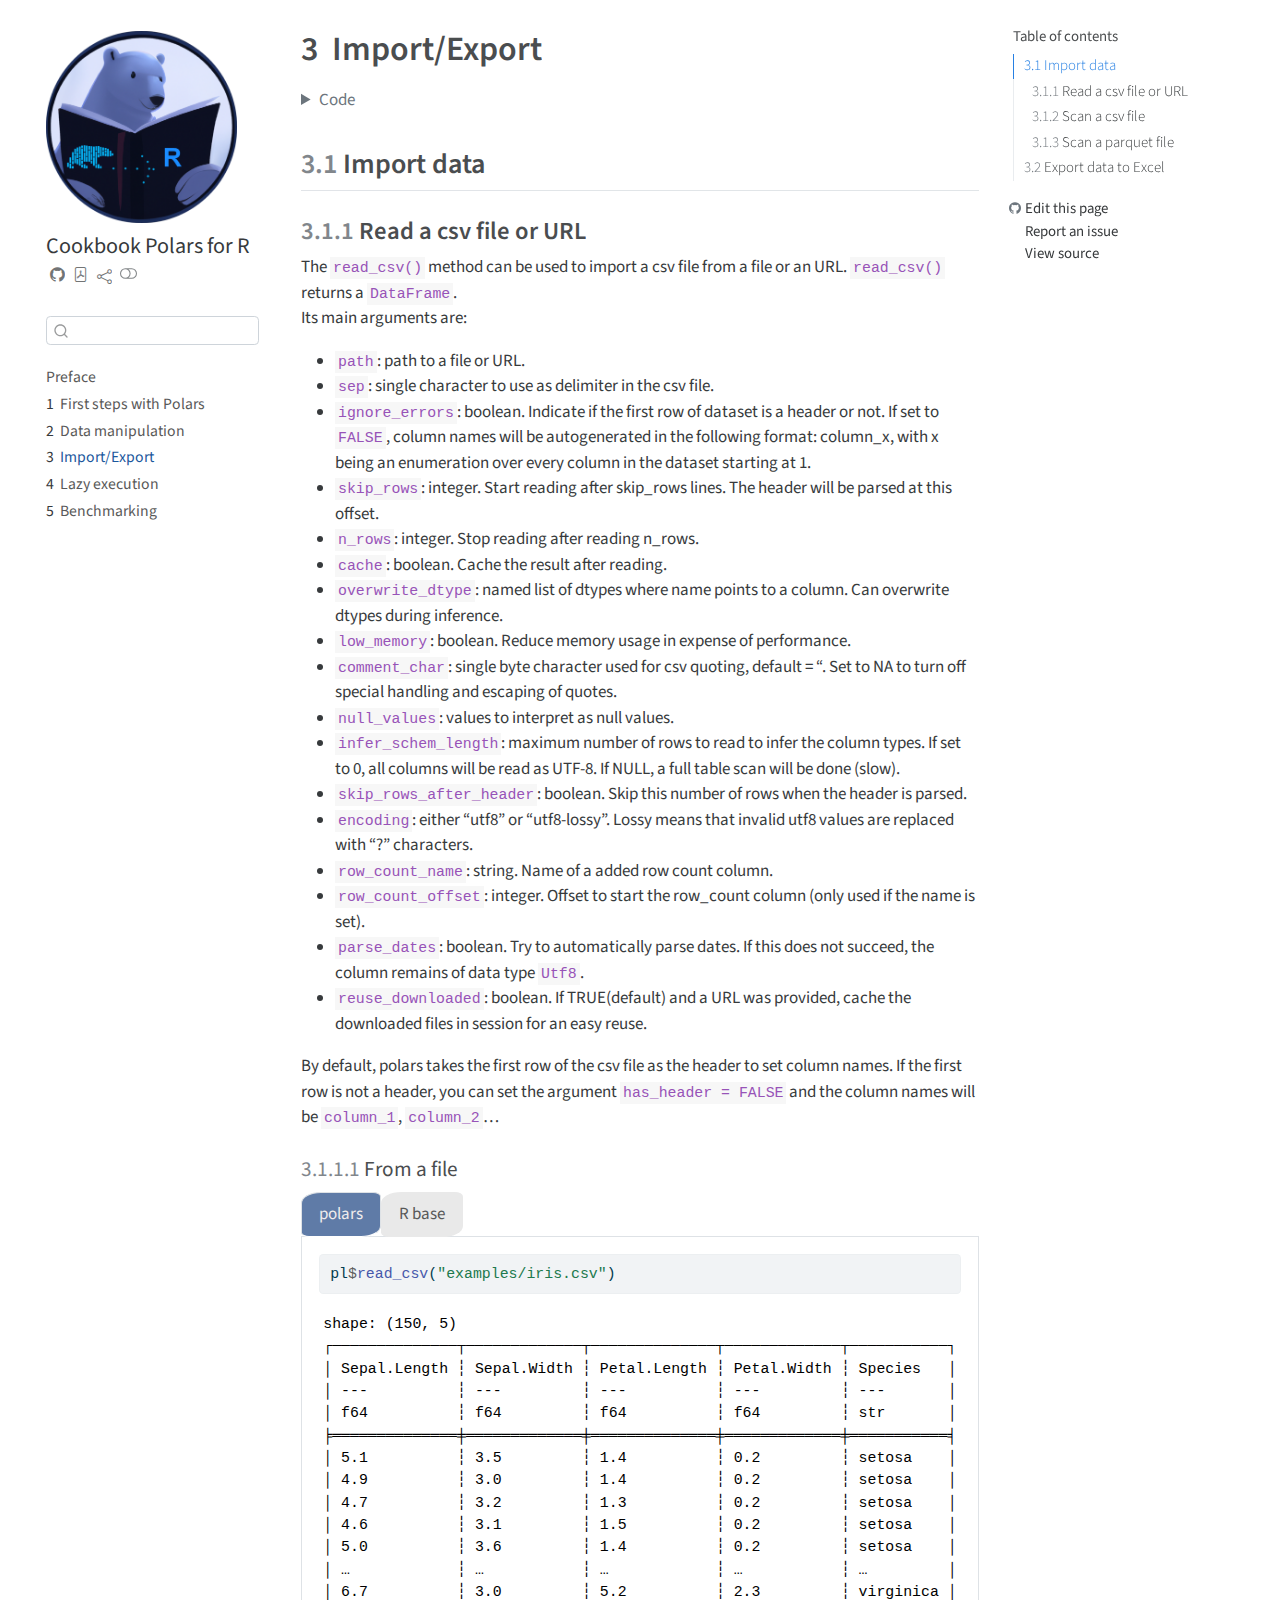
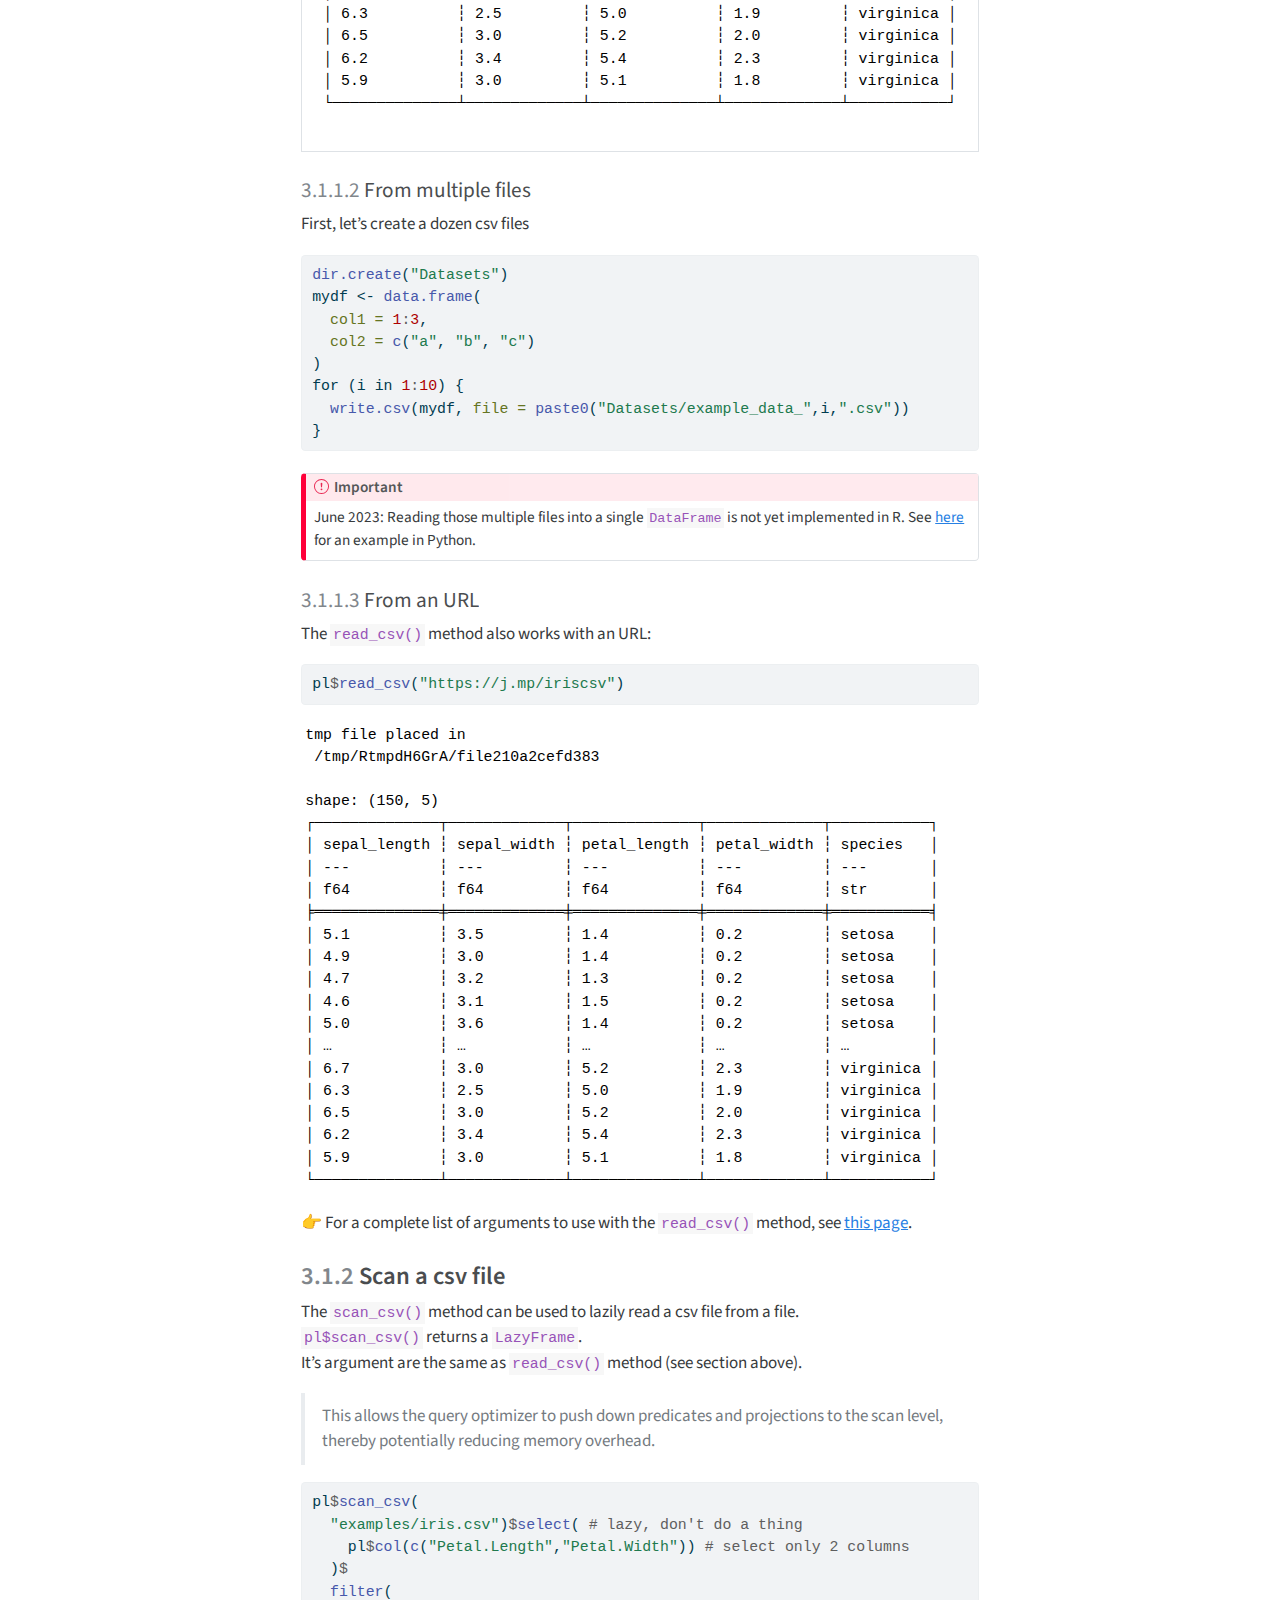
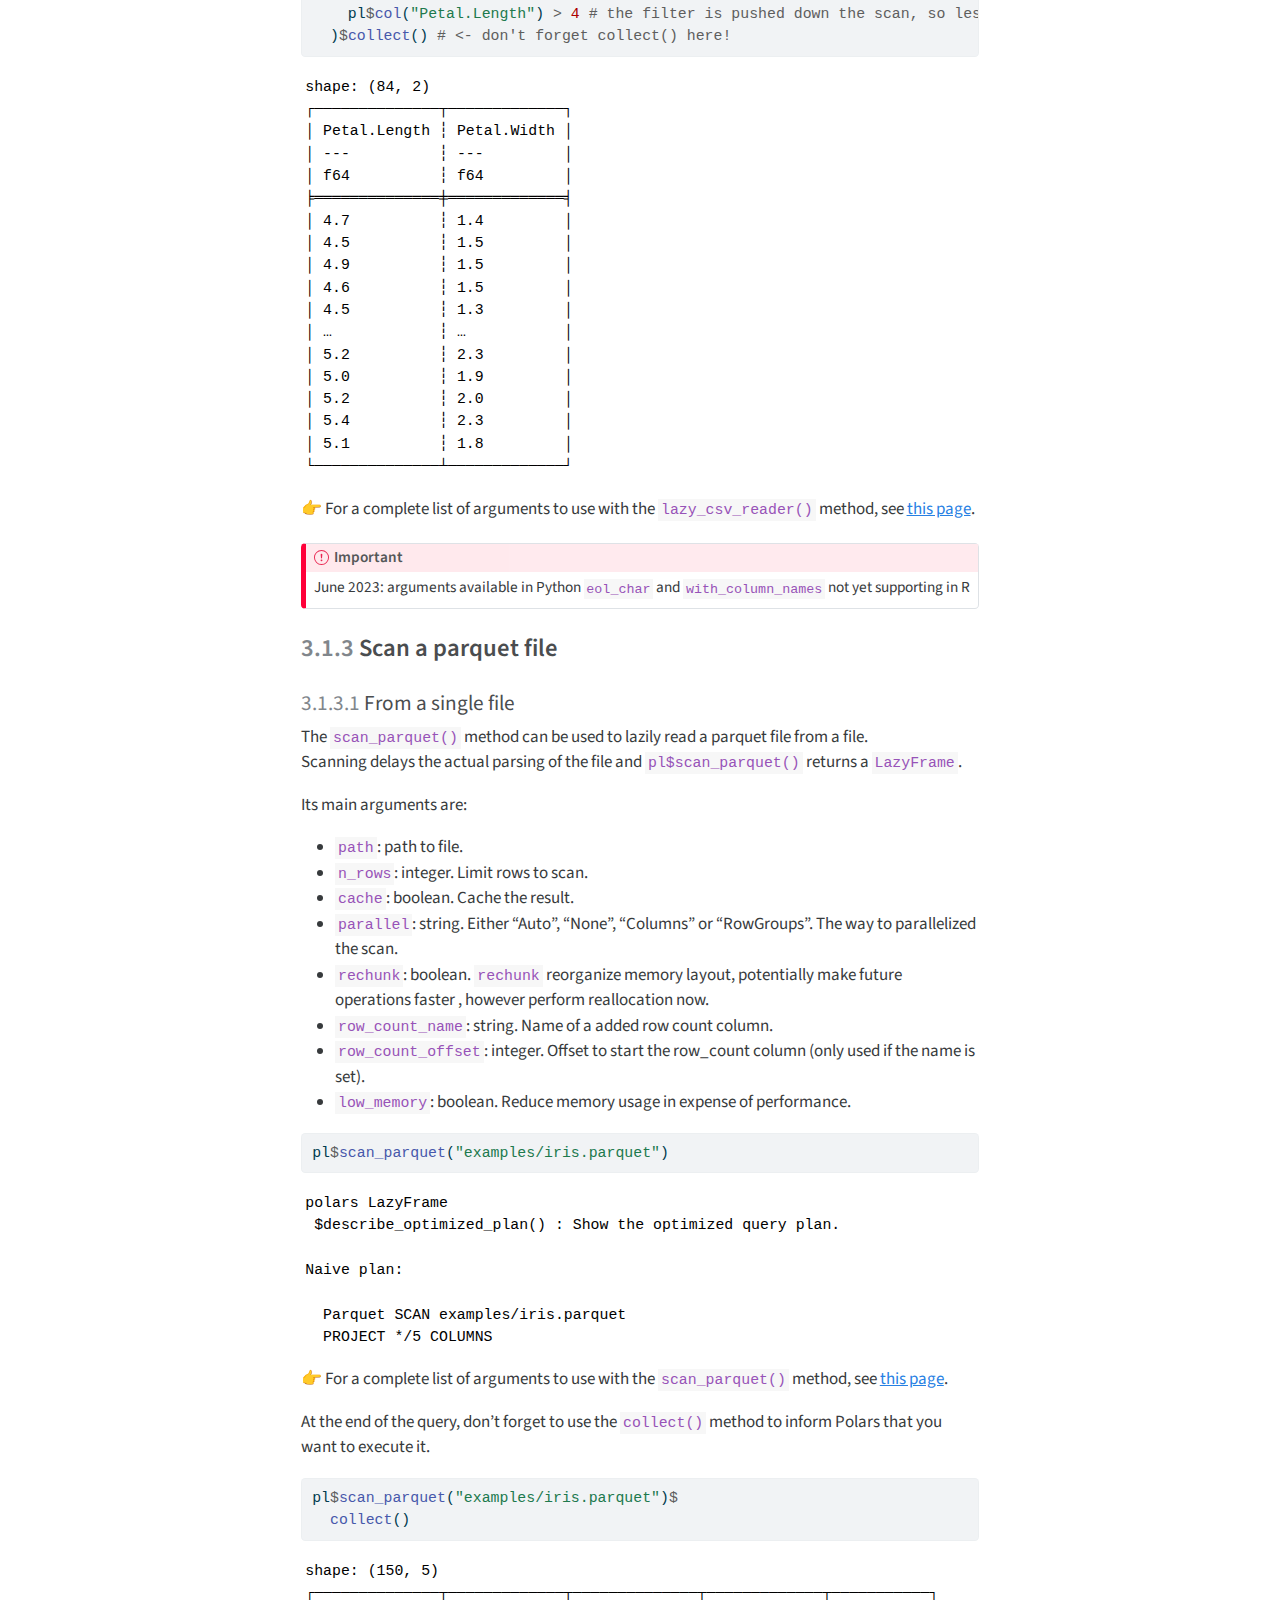
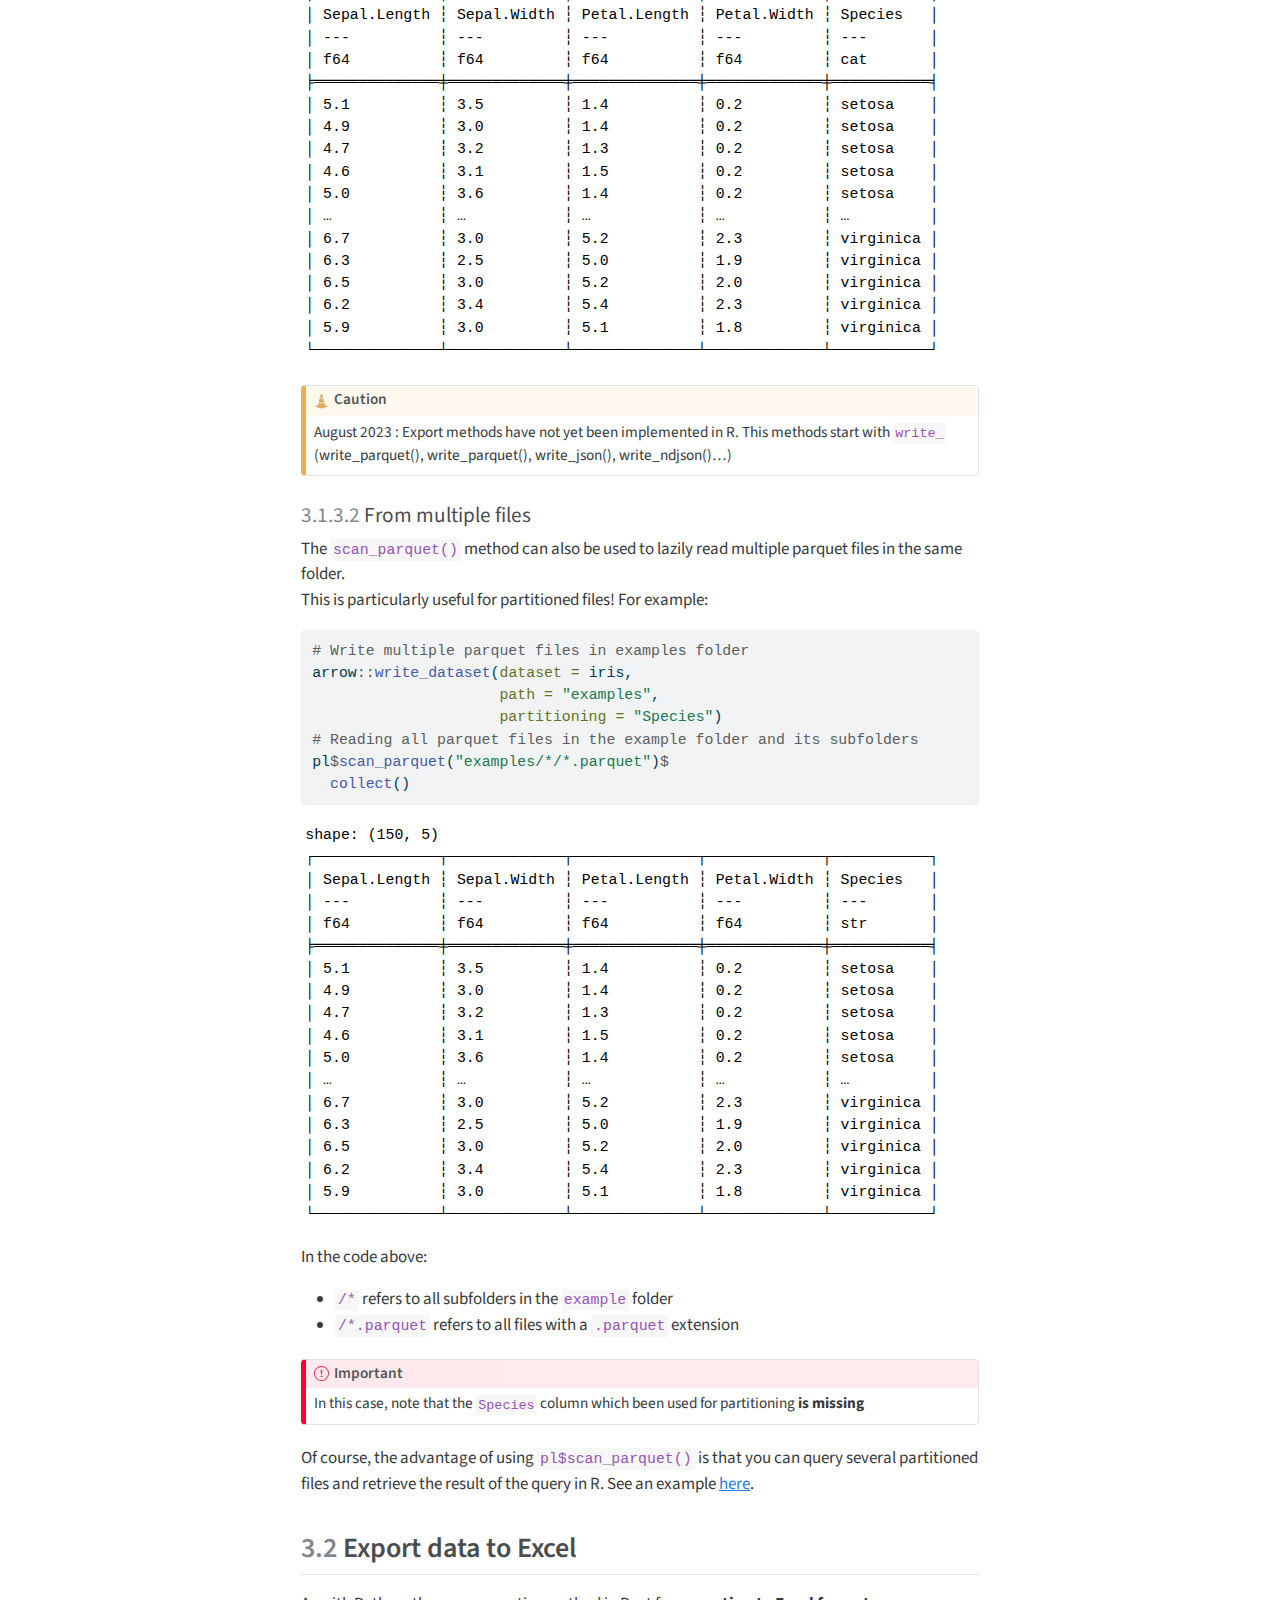
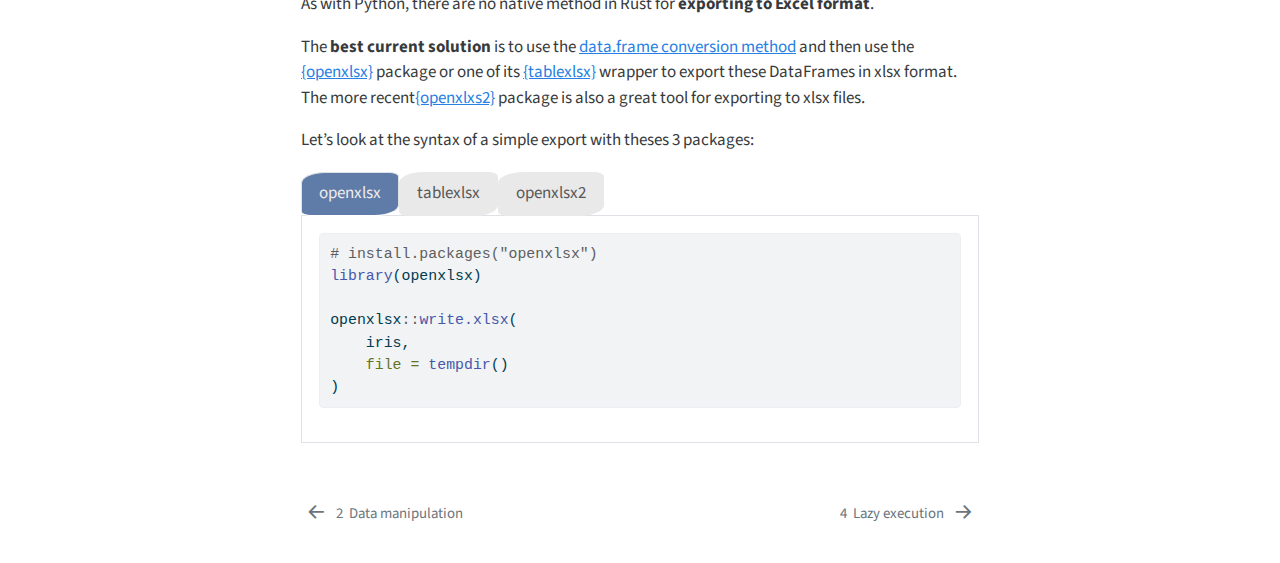
<file: import_export.html>
<!DOCTYPE html>
<html xmlns="http://www.w3.org/1999/xhtml" lang="en" xml:lang="en"><head>

<meta charset="utf-8">
<meta name="generator" content="quarto-1.3.353">

<meta name="viewport" content="width=device-width, initial-scale=1.0, user-scalable=yes">

<meta name="description" content="A side-by-side comparison of polars, R base, dplyr, tidyr and data.table packages.">

<title>Cookbook Polars for R - 3&nbsp; Import/Export</title>
<style>
code{white-space: pre-wrap;}
span.smallcaps{font-variant: small-caps;}
div.columns{display: flex; gap: min(4vw, 1.5em);}
div.column{flex: auto; overflow-x: auto;}
div.hanging-indent{margin-left: 1.5em; text-indent: -1.5em;}
ul.task-list{list-style: none;}
ul.task-list li input[type="checkbox"] {
  width: 0.8em;
  margin: 0 0.8em 0.2em -1em; /* quarto-specific, see https://github.com/quarto-dev/quarto-cli/issues/4556 */ 
  vertical-align: middle;
}
/* CSS for syntax highlighting */
pre > code.sourceCode { white-space: pre; position: relative; }
pre > code.sourceCode > span { display: inline-block; line-height: 1.25; }
pre > code.sourceCode > span:empty { height: 1.2em; }
.sourceCode { overflow: visible; }
code.sourceCode > span { color: inherit; text-decoration: inherit; }
div.sourceCode { margin: 1em 0; }
pre.sourceCode { margin: 0; }
@media screen {
div.sourceCode { overflow: auto; }
}
@media print {
pre > code.sourceCode { white-space: pre-wrap; }
pre > code.sourceCode > span { text-indent: -5em; padding-left: 5em; }
}
pre.numberSource code
  { counter-reset: source-line 0; }
pre.numberSource code > span
  { position: relative; left: -4em; counter-increment: source-line; }
pre.numberSource code > span > a:first-child::before
  { content: counter(source-line);
    position: relative; left: -1em; text-align: right; vertical-align: baseline;
    border: none; display: inline-block;
    -webkit-touch-callout: none; -webkit-user-select: none;
    -khtml-user-select: none; -moz-user-select: none;
    -ms-user-select: none; user-select: none;
    padding: 0 4px; width: 4em;
  }
pre.numberSource { margin-left: 3em;  padding-left: 4px; }
div.sourceCode
  {   }
@media screen {
pre > code.sourceCode > span > a:first-child::before { text-decoration: underline; }
}
</style>


<script src="site_libs/quarto-nav/quarto-nav.js"></script>
<script src="site_libs/quarto-nav/headroom.min.js"></script>
<script src="site_libs/clipboard/clipboard.min.js"></script>
<script src="site_libs/quarto-search/autocomplete.umd.js"></script>
<script src="site_libs/quarto-search/fuse.min.js"></script>
<script src="site_libs/quarto-search/quarto-search.js"></script>
<meta name="quarto:offset" content="./">
<link href="./lazy_execution.html" rel="next">
<link href="./data_manipulation.html" rel="prev">
<link href="./logo_cookbook_rpolars.png" rel="icon" type="image/png">
<script src="site_libs/quarto-html/quarto.js"></script>
<script src="site_libs/quarto-html/popper.min.js"></script>
<script src="site_libs/quarto-html/tippy.umd.min.js"></script>
<script src="site_libs/quarto-html/anchor.min.js"></script>
<link href="site_libs/quarto-html/tippy.css" rel="stylesheet">
<link href="site_libs/quarto-html/quarto-syntax-highlighting.css" rel="stylesheet" class="quarto-color-scheme" id="quarto-text-highlighting-styles">
<link href="site_libs/quarto-html/quarto-syntax-highlighting-dark.css" rel="prefetch" class="quarto-color-scheme quarto-color-alternate" id="quarto-text-highlighting-styles">
<script src="site_libs/bootstrap/bootstrap.min.js"></script>
<link href="site_libs/bootstrap/bootstrap-icons.css" rel="stylesheet">
<link href="site_libs/bootstrap/bootstrap.min.css" rel="stylesheet" class="quarto-color-scheme" id="quarto-bootstrap" data-mode="light">
<link href="site_libs/bootstrap/bootstrap-dark.min.css" rel="prefetch" class="quarto-color-scheme quarto-color-alternate" id="quarto-bootstrap" data-mode="dark">
<script id="quarto-search-options" type="application/json">{
  "location": "sidebar",
  "copy-button": false,
  "collapse-after": 3,
  "panel-placement": "start",
  "type": "textbox",
  "limit": 20,
  "language": {
    "search-no-results-text": "No results",
    "search-matching-documents-text": "matching documents",
    "search-copy-link-title": "Copy link to search",
    "search-hide-matches-text": "Hide additional matches",
    "search-more-match-text": "more match in this document",
    "search-more-matches-text": "more matches in this document",
    "search-clear-button-title": "Clear",
    "search-detached-cancel-button-title": "Cancel",
    "search-submit-button-title": "Submit"
  }
}</script>


<link rel="stylesheet" href="custom.css">
</head>

<body class="nav-sidebar floating">

<div id="quarto-search-results"></div>
  <header id="quarto-header" class="headroom fixed-top">
  <nav class="quarto-secondary-nav">
    <div class="container-fluid d-flex">
      <button type="button" class="quarto-btn-toggle btn" data-bs-toggle="collapse" data-bs-target="#quarto-sidebar,#quarto-sidebar-glass" aria-controls="quarto-sidebar" aria-expanded="false" aria-label="Toggle sidebar navigation" onclick="if (window.quartoToggleHeadroom) { window.quartoToggleHeadroom(); }">
        <i class="bi bi-layout-text-sidebar-reverse"></i>
      </button>
      <nav class="quarto-page-breadcrumbs" aria-label="breadcrumb"><ol class="breadcrumb"><li class="breadcrumb-item"><a href="./import_export.html"><span class="chapter-number">3</span>&nbsp; <span class="chapter-title">Import/Export</span></a></li></ol></nav>
      <a class="flex-grow-1" role="button" data-bs-toggle="collapse" data-bs-target="#quarto-sidebar,#quarto-sidebar-glass" aria-controls="quarto-sidebar" aria-expanded="false" aria-label="Toggle sidebar navigation" onclick="if (window.quartoToggleHeadroom) { window.quartoToggleHeadroom(); }">      
      </a>
      <button type="button" class="btn quarto-search-button" aria-label="Search" onclick="window.quartoOpenSearch();">
        <i class="bi bi-search"></i>
      </button>
    </div>
  </nav>
</header>
<!-- content -->
<div id="quarto-content" class="quarto-container page-columns page-rows-contents page-layout-article">
<!-- sidebar -->
  <nav id="quarto-sidebar" class="sidebar collapse collapse-horizontal sidebar-navigation floating overflow-auto">
    <div class="pt-lg-2 mt-2 text-left sidebar-header sidebar-header-stacked">
      <a href="./index.html" class="sidebar-logo-link">
      <img src="./logo_cookbook_rpolars.png" alt="" class="sidebar-logo py-0 d-lg-inline d-none">
      </a>
    <div class="sidebar-title mb-0 py-0">
      <a href="./">Cookbook Polars for R</a> 
        <div class="sidebar-tools-main tools-wide">
    <a href="https://github.com/ddotta/cookbook-rpolars/tree/main/book/" title="Source Code" class="quarto-navigation-tool px-1" aria-label="Source Code"><i class="bi bi-github"></i></a>
    <a href="./Cookbook-Polars-for-R.pdf" title="Download PDF" class="quarto-navigation-tool px-1" aria-label="Download PDF"><i class="bi bi-file-pdf"></i></a>
    <div class="dropdown">
      <a href="" title="Share" id="quarto-navigation-tool-dropdown-0" class="quarto-navigation-tool dropdown-toggle px-1" data-bs-toggle="dropdown" aria-expanded="false" aria-label="Share"><i class="bi bi-share"></i></a>
      <ul class="dropdown-menu" aria-labelledby="quarto-navigation-tool-dropdown-0">
          <li>
            <a class="dropdown-item sidebar-tools-main-item" href="https://twitter.com/intent/tweet?url=|url|">
              <i class="bi bi-bi-twitter pe-1"></i>
            Twitter
            </a>
          </li>
          <li>
            <a class="dropdown-item sidebar-tools-main-item" href="https://www.linkedin.com/sharing/share-offsite/?url=|url|">
              <i class="bi bi-bi-linkedin pe-1"></i>
            LinkedIn
            </a>
          </li>
      </ul>
    </div>
  <a href="" class="quarto-color-scheme-toggle quarto-navigation-tool  px-1" onclick="window.quartoToggleColorScheme(); return false;" title="Toggle dark mode"><i class="bi"></i></a>
</div>
    </div>
      </div>
        <div class="mt-2 flex-shrink-0 align-items-center">
        <div class="sidebar-search">
        <div id="quarto-search" class="" title="Search"></div>
        </div>
        </div>
    <div class="sidebar-menu-container"> 
    <ul class="list-unstyled mt-1">
        <li class="sidebar-item">
  <div class="sidebar-item-container"> 
  <a href="./index.html" class="sidebar-item-text sidebar-link">
 <span class="menu-text">Preface</span></a>
  </div>
</li>
        <li class="sidebar-item">
  <div class="sidebar-item-container"> 
  <a href="./first_steps.html" class="sidebar-item-text sidebar-link">
 <span class="menu-text"><span class="chapter-number">1</span>&nbsp; <span class="chapter-title">First steps with Polars</span></span></a>
  </div>
</li>
        <li class="sidebar-item">
  <div class="sidebar-item-container"> 
  <a href="./data_manipulation.html" class="sidebar-item-text sidebar-link">
 <span class="menu-text"><span class="chapter-number">2</span>&nbsp; <span class="chapter-title">Data manipulation</span></span></a>
  </div>
</li>
        <li class="sidebar-item">
  <div class="sidebar-item-container"> 
  <a href="./import_export.html" class="sidebar-item-text sidebar-link active">
 <span class="menu-text"><span class="chapter-number">3</span>&nbsp; <span class="chapter-title">Import/Export</span></span></a>
  </div>
</li>
        <li class="sidebar-item">
  <div class="sidebar-item-container"> 
  <a href="./lazy_execution.html" class="sidebar-item-text sidebar-link">
 <span class="menu-text"><span class="chapter-number">4</span>&nbsp; <span class="chapter-title">Lazy execution</span></span></a>
  </div>
</li>
        <li class="sidebar-item">
  <div class="sidebar-item-container"> 
  <a href="./benchmarking.html" class="sidebar-item-text sidebar-link">
 <span class="menu-text"><span class="chapter-number">5</span>&nbsp; <span class="chapter-title">Benchmarking</span></span></a>
  </div>
</li>
    </ul>
    </div>
</nav>
<div id="quarto-sidebar-glass" data-bs-toggle="collapse" data-bs-target="#quarto-sidebar,#quarto-sidebar-glass"></div>
<!-- margin-sidebar -->
    <div id="quarto-margin-sidebar" class="sidebar margin-sidebar">
        <nav id="TOC" role="doc-toc" class="toc-active">
    <h2 id="toc-title">Table of contents</h2>
   
  <ul>
  <li><a href="#import-data" id="toc-import-data" class="nav-link active" data-scroll-target="#import-data"><span class="header-section-number">3.1</span> Import data</a>
  <ul class="collapse">
  <li><a href="#read-a-csv-file-or-url" id="toc-read-a-csv-file-or-url" class="nav-link" data-scroll-target="#read-a-csv-file-or-url"><span class="header-section-number">3.1.1</span> Read a csv file or URL</a></li>
  <li><a href="#scan-a-csv-file" id="toc-scan-a-csv-file" class="nav-link" data-scroll-target="#scan-a-csv-file"><span class="header-section-number">3.1.2</span> Scan a csv file</a></li>
  <li><a href="#scan-a-parquet-file" id="toc-scan-a-parquet-file" class="nav-link" data-scroll-target="#scan-a-parquet-file"><span class="header-section-number">3.1.3</span> Scan a parquet file</a></li>
  </ul></li>
  <li><a href="#export-data-to-excel" id="toc-export-data-to-excel" class="nav-link" data-scroll-target="#export-data-to-excel"><span class="header-section-number">3.2</span> Export data to Excel</a></li>
  </ul>
<div class="toc-actions"><div><i class="bi bi-github"></i></div><div class="action-links"><p><a href="https://github.com/ddotta/cookbook-rpolars/edit/main/book/import_export.qmd" class="toc-action">Edit this page</a></p><p><a href="https://github.com/ddotta/cookbook-rpolars/issues/new" class="toc-action">Report an issue</a></p><p><a href="https://github.com/ddotta/cookbook-rpolars/blob/main/book/import_export.qmd" class="toc-action">View source</a></p></div></div></nav>
    </div>
<!-- main -->
<main class="content" id="quarto-document-content">

<header id="title-block-header" class="quarto-title-block default">
<div class="quarto-title">
<h1 class="title"><span class="chapter-number">3</span>&nbsp; <span class="chapter-title">Import/Export</span></h1>
</div>



<div class="quarto-title-meta">

    
  
    
  </div>
  

</header>

<div class="cell">
<details>
<summary>Code</summary>
<div class="sourceCode cell-code" id="cb1"><pre class="sourceCode r code-with-copy"><code class="sourceCode r"><span id="cb1-1"><a href="#cb1-1" aria-hidden="true" tabindex="-1"></a><span class="fu">library</span>(polars)</span></code><button title="Copy to Clipboard" class="code-copy-button"><i class="bi"></i></button></pre></div>
</details>
</div>
<section id="import-data" class="level2" data-number="3.1">
<h2 data-number="3.1" class="anchored" data-anchor-id="import-data"><span class="header-section-number">3.1</span> Import data</h2>
<section id="read-a-csv-file-or-url" class="level3" data-number="3.1.1">
<h3 data-number="3.1.1" class="anchored" data-anchor-id="read-a-csv-file-or-url"><span class="header-section-number">3.1.1</span> Read a csv file or URL</h3>
<p>The <code>read_csv()</code> method can be used to import a csv file from a file or an URL. <code>read_csv()</code> returns a <code>DataFrame</code>.<br>
Its main arguments are:</p>
<ul>
<li><code>path</code>: path to a file or URL.<br>
</li>
<li><code>sep</code>: single character to use as delimiter in the csv file.<br>
</li>
<li><code>ignore_errors</code>: boolean. Indicate if the first row of dataset is a header or not. If set to <code>FALSE</code>, column names will be autogenerated in the following format: column_x, with x being an enumeration over every column in the dataset starting at 1.<br>
</li>
<li><code>skip_rows</code>: integer. Start reading after skip_rows lines. The header will be parsed at this offset.<br>
</li>
<li><code>n_rows</code>: integer. Stop reading after reading n_rows.<br>
</li>
<li><code>cache</code>: boolean. Cache the result after reading.<br>
</li>
<li><code>overwrite_dtype</code>: named list of dtypes where name points to a column. Can overwrite dtypes during inference.<br>
</li>
<li><code>low_memory</code>: boolean. Reduce memory usage in expense of performance.<br>
</li>
<li><code>comment_char</code>: single byte character used for csv quoting, default = “. Set to NA to turn off special handling and escaping of quotes.<br>
</li>
<li><code>null_values</code>: values to interpret as null values.<br>
</li>
<li><code>infer_schem_length</code>: maximum number of rows to read to infer the column types. If set to 0, all columns will be read as UTF-8. If NULL, a full table scan will be done (slow).<br>
</li>
<li><code>skip_rows_after_header</code>: boolean. Skip this number of rows when the header is parsed.<br>
</li>
<li><code>encoding</code>: either “utf8” or “utf8-lossy”. Lossy means that invalid utf8 values are replaced with “?” characters.<br>
</li>
<li><code>row_count_name</code>: string. Name of a added row count column.<br>
</li>
<li><code>row_count_offset</code>: integer. Offset to start the row_count column (only used if the name is set).<br>
</li>
<li><code>parse_dates</code>: boolean. Try to automatically parse dates. If this does not succeed, the column remains of data type <code>Utf8</code>.<br>
</li>
<li><code>reuse_downloaded</code>: boolean. If TRUE(default) and a URL was provided, cache the downloaded files in session for an easy reuse.</li>
</ul>
<p>By default, polars takes the first row of the csv file as the header to set column names. If the first row is not a header, you can set the argument <code>has_header = FALSE</code> and the column names will be <code>column_1</code>, <code>column_2</code>…</p>
<section id="from-a-file" class="level4" data-number="3.1.1.1">
<h4 data-number="3.1.1.1" class="anchored" data-anchor-id="from-a-file"><span class="header-section-number">3.1.1.1</span> From a file</h4>
<div class="tabset-margin-container"></div><div class="panel-tabset">
<ul class="nav nav-tabs" role="tablist"><li class="nav-item" role="presentation"><a class="nav-link active" id="tabset-1-1-tab" data-bs-toggle="tab" data-bs-target="#tabset-1-1" role="tab" aria-controls="tabset-1-1" aria-selected="true">polars</a></li><li class="nav-item" role="presentation"><a class="nav-link" id="tabset-1-2-tab" data-bs-toggle="tab" data-bs-target="#tabset-1-2" role="tab" aria-controls="tabset-1-2" aria-selected="false">R base</a></li></ul>
<div class="tab-content">
<div id="tabset-1-1" class="tab-pane active" role="tabpanel" aria-labelledby="tabset-1-1-tab">
<div class="cell">
<div class="sourceCode cell-code" id="cb2"><pre class="sourceCode r code-with-copy"><code class="sourceCode r"><span id="cb2-1"><a href="#cb2-1" aria-hidden="true" tabindex="-1"></a>pl<span class="sc">$</span><span class="fu">read_csv</span>(<span class="st">"examples/iris.csv"</span>)</span></code><button title="Copy to Clipboard" class="code-copy-button"><i class="bi"></i></button></pre></div>
<div class="cell-output cell-output-stdout">
<pre><code>shape: (150, 5)
┌──────────────┬─────────────┬──────────────┬─────────────┬───────────┐
│ Sepal.Length ┆ Sepal.Width ┆ Petal.Length ┆ Petal.Width ┆ Species   │
│ ---          ┆ ---         ┆ ---          ┆ ---         ┆ ---       │
│ f64          ┆ f64         ┆ f64          ┆ f64         ┆ str       │
╞══════════════╪═════════════╪══════════════╪═════════════╪═══════════╡
│ 5.1          ┆ 3.5         ┆ 1.4          ┆ 0.2         ┆ setosa    │
│ 4.9          ┆ 3.0         ┆ 1.4          ┆ 0.2         ┆ setosa    │
│ 4.7          ┆ 3.2         ┆ 1.3          ┆ 0.2         ┆ setosa    │
│ 4.6          ┆ 3.1         ┆ 1.5          ┆ 0.2         ┆ setosa    │
│ 5.0          ┆ 3.6         ┆ 1.4          ┆ 0.2         ┆ setosa    │
│ …            ┆ …           ┆ …            ┆ …           ┆ …         │
│ 6.7          ┆ 3.0         ┆ 5.2          ┆ 2.3         ┆ virginica │
│ 6.3          ┆ 2.5         ┆ 5.0          ┆ 1.9         ┆ virginica │
│ 6.5          ┆ 3.0         ┆ 5.2          ┆ 2.0         ┆ virginica │
│ 6.2          ┆ 3.4         ┆ 5.4          ┆ 2.3         ┆ virginica │
│ 5.9          ┆ 3.0         ┆ 5.1          ┆ 1.8         ┆ virginica │
└──────────────┴─────────────┴──────────────┴─────────────┴───────────┘</code></pre>
</div>
</div>
</div>
<div id="tabset-1-2" class="tab-pane" role="tabpanel" aria-labelledby="tabset-1-2-tab">
<div class="cell">
<div class="sourceCode cell-code" id="cb4"><pre class="sourceCode r code-with-copy"><code class="sourceCode r"><span id="cb4-1"><a href="#cb4-1" aria-hidden="true" tabindex="-1"></a><span class="fu">read.csv</span>(<span class="st">"examples/iris.csv"</span>)</span></code><button title="Copy to Clipboard" class="code-copy-button"><i class="bi"></i></button></pre></div>
<div class="cell-output cell-output-stdout">
<pre><code>    Sepal.Length Sepal.Width Petal.Length Petal.Width    Species
1            5.1         3.5          1.4         0.2     setosa
2            4.9         3.0          1.4         0.2     setosa
3            4.7         3.2          1.3         0.2     setosa
4            4.6         3.1          1.5         0.2     setosa
5            5.0         3.6          1.4         0.2     setosa
6            5.4         3.9          1.7         0.4     setosa
7            4.6         3.4          1.4         0.3     setosa
8            5.0         3.4          1.5         0.2     setosa
9            4.4         2.9          1.4         0.2     setosa
10           4.9         3.1          1.5         0.1     setosa
11           5.4         3.7          1.5         0.2     setosa
12           4.8         3.4          1.6         0.2     setosa
13           4.8         3.0          1.4         0.1     setosa
14           4.3         3.0          1.1         0.1     setosa
15           5.8         4.0          1.2         0.2     setosa
16           5.7         4.4          1.5         0.4     setosa
17           5.4         3.9          1.3         0.4     setosa
18           5.1         3.5          1.4         0.3     setosa
19           5.7         3.8          1.7         0.3     setosa
20           5.1         3.8          1.5         0.3     setosa
21           5.4         3.4          1.7         0.2     setosa
22           5.1         3.7          1.5         0.4     setosa
23           4.6         3.6          1.0         0.2     setosa
24           5.1         3.3          1.7         0.5     setosa
25           4.8         3.4          1.9         0.2     setosa
26           5.0         3.0          1.6         0.2     setosa
27           5.0         3.4          1.6         0.4     setosa
28           5.2         3.5          1.5         0.2     setosa
29           5.2         3.4          1.4         0.2     setosa
30           4.7         3.2          1.6         0.2     setosa
31           4.8         3.1          1.6         0.2     setosa
32           5.4         3.4          1.5         0.4     setosa
33           5.2         4.1          1.5         0.1     setosa
34           5.5         4.2          1.4         0.2     setosa
35           4.9         3.1          1.5         0.2     setosa
36           5.0         3.2          1.2         0.2     setosa
37           5.5         3.5          1.3         0.2     setosa
38           4.9         3.6          1.4         0.1     setosa
39           4.4         3.0          1.3         0.2     setosa
40           5.1         3.4          1.5         0.2     setosa
41           5.0         3.5          1.3         0.3     setosa
42           4.5         2.3          1.3         0.3     setosa
43           4.4         3.2          1.3         0.2     setosa
44           5.0         3.5          1.6         0.6     setosa
45           5.1         3.8          1.9         0.4     setosa
46           4.8         3.0          1.4         0.3     setosa
47           5.1         3.8          1.6         0.2     setosa
48           4.6         3.2          1.4         0.2     setosa
49           5.3         3.7          1.5         0.2     setosa
50           5.0         3.3          1.4         0.2     setosa
51           7.0         3.2          4.7         1.4 versicolor
52           6.4         3.2          4.5         1.5 versicolor
53           6.9         3.1          4.9         1.5 versicolor
54           5.5         2.3          4.0         1.3 versicolor
55           6.5         2.8          4.6         1.5 versicolor
56           5.7         2.8          4.5         1.3 versicolor
57           6.3         3.3          4.7         1.6 versicolor
58           4.9         2.4          3.3         1.0 versicolor
59           6.6         2.9          4.6         1.3 versicolor
60           5.2         2.7          3.9         1.4 versicolor
61           5.0         2.0          3.5         1.0 versicolor
62           5.9         3.0          4.2         1.5 versicolor
63           6.0         2.2          4.0         1.0 versicolor
64           6.1         2.9          4.7         1.4 versicolor
65           5.6         2.9          3.6         1.3 versicolor
66           6.7         3.1          4.4         1.4 versicolor
67           5.6         3.0          4.5         1.5 versicolor
68           5.8         2.7          4.1         1.0 versicolor
69           6.2         2.2          4.5         1.5 versicolor
70           5.6         2.5          3.9         1.1 versicolor
71           5.9         3.2          4.8         1.8 versicolor
72           6.1         2.8          4.0         1.3 versicolor
73           6.3         2.5          4.9         1.5 versicolor
74           6.1         2.8          4.7         1.2 versicolor
75           6.4         2.9          4.3         1.3 versicolor
76           6.6         3.0          4.4         1.4 versicolor
77           6.8         2.8          4.8         1.4 versicolor
78           6.7         3.0          5.0         1.7 versicolor
79           6.0         2.9          4.5         1.5 versicolor
80           5.7         2.6          3.5         1.0 versicolor
81           5.5         2.4          3.8         1.1 versicolor
82           5.5         2.4          3.7         1.0 versicolor
83           5.8         2.7          3.9         1.2 versicolor
84           6.0         2.7          5.1         1.6 versicolor
85           5.4         3.0          4.5         1.5 versicolor
86           6.0         3.4          4.5         1.6 versicolor
87           6.7         3.1          4.7         1.5 versicolor
88           6.3         2.3          4.4         1.3 versicolor
89           5.6         3.0          4.1         1.3 versicolor
90           5.5         2.5          4.0         1.3 versicolor
91           5.5         2.6          4.4         1.2 versicolor
92           6.1         3.0          4.6         1.4 versicolor
93           5.8         2.6          4.0         1.2 versicolor
94           5.0         2.3          3.3         1.0 versicolor
95           5.6         2.7          4.2         1.3 versicolor
96           5.7         3.0          4.2         1.2 versicolor
97           5.7         2.9          4.2         1.3 versicolor
98           6.2         2.9          4.3         1.3 versicolor
99           5.1         2.5          3.0         1.1 versicolor
100          5.7         2.8          4.1         1.3 versicolor
101          6.3         3.3          6.0         2.5  virginica
102          5.8         2.7          5.1         1.9  virginica
103          7.1         3.0          5.9         2.1  virginica
104          6.3         2.9          5.6         1.8  virginica
105          6.5         3.0          5.8         2.2  virginica
106          7.6         3.0          6.6         2.1  virginica
107          4.9         2.5          4.5         1.7  virginica
108          7.3         2.9          6.3         1.8  virginica
109          6.7         2.5          5.8         1.8  virginica
110          7.2         3.6          6.1         2.5  virginica
111          6.5         3.2          5.1         2.0  virginica
112          6.4         2.7          5.3         1.9  virginica
113          6.8         3.0          5.5         2.1  virginica
114          5.7         2.5          5.0         2.0  virginica
115          5.8         2.8          5.1         2.4  virginica
116          6.4         3.2          5.3         2.3  virginica
117          6.5         3.0          5.5         1.8  virginica
118          7.7         3.8          6.7         2.2  virginica
119          7.7         2.6          6.9         2.3  virginica
120          6.0         2.2          5.0         1.5  virginica
121          6.9         3.2          5.7         2.3  virginica
122          5.6         2.8          4.9         2.0  virginica
123          7.7         2.8          6.7         2.0  virginica
124          6.3         2.7          4.9         1.8  virginica
125          6.7         3.3          5.7         2.1  virginica
126          7.2         3.2          6.0         1.8  virginica
127          6.2         2.8          4.8         1.8  virginica
128          6.1         3.0          4.9         1.8  virginica
129          6.4         2.8          5.6         2.1  virginica
130          7.2         3.0          5.8         1.6  virginica
131          7.4         2.8          6.1         1.9  virginica
132          7.9         3.8          6.4         2.0  virginica
133          6.4         2.8          5.6         2.2  virginica
134          6.3         2.8          5.1         1.5  virginica
135          6.1         2.6          5.6         1.4  virginica
136          7.7         3.0          6.1         2.3  virginica
137          6.3         3.4          5.6         2.4  virginica
138          6.4         3.1          5.5         1.8  virginica
139          6.0         3.0          4.8         1.8  virginica
140          6.9         3.1          5.4         2.1  virginica
141          6.7         3.1          5.6         2.4  virginica
142          6.9         3.1          5.1         2.3  virginica
143          5.8         2.7          5.1         1.9  virginica
144          6.8         3.2          5.9         2.3  virginica
145          6.7         3.3          5.7         2.5  virginica
146          6.7         3.0          5.2         2.3  virginica
147          6.3         2.5          5.0         1.9  virginica
148          6.5         3.0          5.2         2.0  virginica
149          6.2         3.4          5.4         2.3  virginica
150          5.9         3.0          5.1         1.8  virginica</code></pre>
</div>
</div>
</div>
</div>
</div>
</section>
<section id="from-multiple-files" class="level4" data-number="3.1.1.2">
<h4 data-number="3.1.1.2" class="anchored" data-anchor-id="from-multiple-files"><span class="header-section-number">3.1.1.2</span> From multiple files</h4>
<p>First, let’s create a dozen csv files</p>
<div class="cell">
<div class="sourceCode cell-code" id="cb6"><pre class="sourceCode r code-with-copy"><code class="sourceCode r"><span id="cb6-1"><a href="#cb6-1" aria-hidden="true" tabindex="-1"></a><span class="fu">dir.create</span>(<span class="st">"Datasets"</span>)</span>
<span id="cb6-2"><a href="#cb6-2" aria-hidden="true" tabindex="-1"></a>mydf <span class="ot">&lt;-</span> <span class="fu">data.frame</span>(</span>
<span id="cb6-3"><a href="#cb6-3" aria-hidden="true" tabindex="-1"></a>  <span class="at">col1 =</span> <span class="dv">1</span><span class="sc">:</span><span class="dv">3</span>,</span>
<span id="cb6-4"><a href="#cb6-4" aria-hidden="true" tabindex="-1"></a>  <span class="at">col2 =</span> <span class="fu">c</span>(<span class="st">"a"</span>, <span class="st">"b"</span>, <span class="st">"c"</span>)</span>
<span id="cb6-5"><a href="#cb6-5" aria-hidden="true" tabindex="-1"></a>)</span>
<span id="cb6-6"><a href="#cb6-6" aria-hidden="true" tabindex="-1"></a><span class="cf">for</span> (i <span class="cf">in</span> <span class="dv">1</span><span class="sc">:</span><span class="dv">10</span>) {</span>
<span id="cb6-7"><a href="#cb6-7" aria-hidden="true" tabindex="-1"></a>  <span class="fu">write.csv</span>(mydf, <span class="at">file =</span> <span class="fu">paste0</span>(<span class="st">"Datasets/example_data_"</span>,i,<span class="st">".csv"</span>))</span>
<span id="cb6-8"><a href="#cb6-8" aria-hidden="true" tabindex="-1"></a>}</span></code><button title="Copy to Clipboard" class="code-copy-button"><i class="bi"></i></button></pre></div>
</div>
<div class="callout callout-style-default callout-important callout-titled">
<div class="callout-header d-flex align-content-center">
<div class="callout-icon-container">
<i class="callout-icon"></i>
</div>
<div class="callout-title-container flex-fill">
Important
</div>
</div>
<div class="callout-body-container callout-body">
<p>June 2023: Reading those multiple files into a single <code>DataFrame</code> is not yet implemented in R. See <a href="https://pola-rs.github.io/polars-book/user-guide/io/multiple/#reading-into-a-single-dataframe">here</a> for an example in Python.</p>
</div>
</div>
</section>
<section id="from-an-url" class="level4" data-number="3.1.1.3">
<h4 data-number="3.1.1.3" class="anchored" data-anchor-id="from-an-url"><span class="header-section-number">3.1.1.3</span> From an URL</h4>
<p>The <code>read_csv()</code> method also works with an URL:</p>
<div class="cell">
<div class="sourceCode cell-code" id="cb7"><pre class="sourceCode r code-with-copy"><code class="sourceCode r"><span id="cb7-1"><a href="#cb7-1" aria-hidden="true" tabindex="-1"></a>pl<span class="sc">$</span><span class="fu">read_csv</span>(<span class="st">"https://j.mp/iriscsv"</span>)</span></code><button title="Copy to Clipboard" class="code-copy-button"><i class="bi"></i></button></pre></div>
<div class="cell-output cell-output-stderr">
<pre><code>tmp file placed in 
 /tmp/RtmpdH6GrA/file210a2cefd383</code></pre>
</div>
<div class="cell-output cell-output-stdout">
<pre><code>shape: (150, 5)
┌──────────────┬─────────────┬──────────────┬─────────────┬───────────┐
│ sepal_length ┆ sepal_width ┆ petal_length ┆ petal_width ┆ species   │
│ ---          ┆ ---         ┆ ---          ┆ ---         ┆ ---       │
│ f64          ┆ f64         ┆ f64          ┆ f64         ┆ str       │
╞══════════════╪═════════════╪══════════════╪═════════════╪═══════════╡
│ 5.1          ┆ 3.5         ┆ 1.4          ┆ 0.2         ┆ setosa    │
│ 4.9          ┆ 3.0         ┆ 1.4          ┆ 0.2         ┆ setosa    │
│ 4.7          ┆ 3.2         ┆ 1.3          ┆ 0.2         ┆ setosa    │
│ 4.6          ┆ 3.1         ┆ 1.5          ┆ 0.2         ┆ setosa    │
│ 5.0          ┆ 3.6         ┆ 1.4          ┆ 0.2         ┆ setosa    │
│ …            ┆ …           ┆ …            ┆ …           ┆ …         │
│ 6.7          ┆ 3.0         ┆ 5.2          ┆ 2.3         ┆ virginica │
│ 6.3          ┆ 2.5         ┆ 5.0          ┆ 1.9         ┆ virginica │
│ 6.5          ┆ 3.0         ┆ 5.2          ┆ 2.0         ┆ virginica │
│ 6.2          ┆ 3.4         ┆ 5.4          ┆ 2.3         ┆ virginica │
│ 5.9          ┆ 3.0         ┆ 5.1          ┆ 1.8         ┆ virginica │
└──────────────┴─────────────┴──────────────┴─────────────┴───────────┘</code></pre>
</div>
</div>
<p>👉 For a complete list of arguments to use with the <code>read_csv()</code> method, see <a href="https://pola-rs.github.io/polars/py-polars/html/reference/api/polars.read_csv.html#polars.read_csv">this page</a>.</p>
</section>
</section>
<section id="scan-a-csv-file" class="level3" data-number="3.1.2">
<h3 data-number="3.1.2" class="anchored" data-anchor-id="scan-a-csv-file"><span class="header-section-number">3.1.2</span> Scan a csv file</h3>
<p>The <code>scan_csv()</code> method can be used to lazily read a csv file from a file.<br>
<code>pl$scan_csv()</code> returns a <code>LazyFrame</code>.<br>
It’s argument are the same as <code>read_csv()</code> method (see section above).</p>
<blockquote class="blockquote">
<p>This allows the query optimizer to push down predicates and projections to the scan level, thereby potentially reducing memory overhead.</p>
</blockquote>
<div class="cell">
<div class="sourceCode cell-code" id="cb10"><pre class="sourceCode r code-with-copy"><code class="sourceCode r"><span id="cb10-1"><a href="#cb10-1" aria-hidden="true" tabindex="-1"></a>pl<span class="sc">$</span><span class="fu">scan_csv</span>(</span>
<span id="cb10-2"><a href="#cb10-2" aria-hidden="true" tabindex="-1"></a>  <span class="st">"examples/iris.csv"</span>)<span class="sc">$</span><span class="fu">select</span>( <span class="co"># lazy, don't do a thing</span></span>
<span id="cb10-3"><a href="#cb10-3" aria-hidden="true" tabindex="-1"></a>    pl<span class="sc">$</span><span class="fu">col</span>(<span class="fu">c</span>(<span class="st">"Petal.Length"</span>,<span class="st">"Petal.Width"</span>)) <span class="co"># select only 2 columns</span></span>
<span id="cb10-4"><a href="#cb10-4" aria-hidden="true" tabindex="-1"></a>  )<span class="sc">$</span></span>
<span id="cb10-5"><a href="#cb10-5" aria-hidden="true" tabindex="-1"></a>  <span class="fu">filter</span>(</span>
<span id="cb10-6"><a href="#cb10-6" aria-hidden="true" tabindex="-1"></a>    pl<span class="sc">$</span><span class="fu">col</span>(<span class="st">"Petal.Length"</span>) <span class="sc">&gt;</span> <span class="dv">4</span> <span class="co"># the filter is pushed down the scan, so less data is read into memory</span></span>
<span id="cb10-7"><a href="#cb10-7" aria-hidden="true" tabindex="-1"></a>  )<span class="sc">$</span><span class="fu">collect</span>() <span class="co"># &lt;- don't forget collect() here!</span></span></code><button title="Copy to Clipboard" class="code-copy-button"><i class="bi"></i></button></pre></div>
<div class="cell-output cell-output-stdout">
<pre><code>shape: (84, 2)
┌──────────────┬─────────────┐
│ Petal.Length ┆ Petal.Width │
│ ---          ┆ ---         │
│ f64          ┆ f64         │
╞══════════════╪═════════════╡
│ 4.7          ┆ 1.4         │
│ 4.5          ┆ 1.5         │
│ 4.9          ┆ 1.5         │
│ 4.6          ┆ 1.5         │
│ 4.5          ┆ 1.3         │
│ …            ┆ …           │
│ 5.2          ┆ 2.3         │
│ 5.0          ┆ 1.9         │
│ 5.2          ┆ 2.0         │
│ 5.4          ┆ 2.3         │
│ 5.1          ┆ 1.8         │
└──────────────┴─────────────┘</code></pre>
</div>
</div>
<p>👉 For a complete list of arguments to use with the <code>lazy_csv_reader()</code> method, see <a href="https://rpolars.github.io/reference/lazy_csv_reader/">this page</a>.</p>
<div class="callout callout-style-default callout-important callout-titled">
<div class="callout-header d-flex align-content-center">
<div class="callout-icon-container">
<i class="callout-icon"></i>
</div>
<div class="callout-title-container flex-fill">
Important
</div>
</div>
<div class="callout-body-container callout-body">
<p>June 2023: arguments available in Python <code>eol_char</code> and <code>with_column_names</code> not yet supporting in R</p>
</div>
</div>
</section>
<section id="scan-a-parquet-file" class="level3" data-number="3.1.3">
<h3 data-number="3.1.3" class="anchored" data-anchor-id="scan-a-parquet-file"><span class="header-section-number">3.1.3</span> Scan a parquet file</h3>
<section id="from-a-single-file" class="level4" data-number="3.1.3.1">
<h4 data-number="3.1.3.1" class="anchored" data-anchor-id="from-a-single-file"><span class="header-section-number">3.1.3.1</span> From a single file</h4>
<p>The <code>scan_parquet()</code> method can be used to lazily read a parquet file from a file.<br>
Scanning delays the actual parsing of the file and <code>pl$scan_parquet()</code> returns a <code>LazyFrame</code>.</p>
<p>Its main arguments are:</p>
<ul>
<li><code>path</code>: path to file.<br>
</li>
<li><code>n_rows</code>: integer. Limit rows to scan.<br>
</li>
<li><code>cache</code>: boolean. Cache the result.<br>
</li>
<li><code>parallel</code>: string. Either “Auto”, “None”, “Columns” or “RowGroups”. The way to parallelized the scan.<br>
</li>
<li><code>rechunk</code>: boolean. <code>rechunk</code> reorganize memory layout, potentially make future operations faster , however perform reallocation now.<br>
</li>
<li><code>row_count_name</code>: string. Name of a added row count column.<br>
</li>
<li><code>row_count_offset</code>: integer. Offset to start the row_count column (only used if the name is set).<br>
</li>
<li><code>low_memory</code>: boolean. Reduce memory usage in expense of performance.</li>
</ul>
<div class="cell">
<div class="sourceCode cell-code" id="cb12"><pre class="sourceCode r code-with-copy"><code class="sourceCode r"><span id="cb12-1"><a href="#cb12-1" aria-hidden="true" tabindex="-1"></a>pl<span class="sc">$</span><span class="fu">scan_parquet</span>(<span class="st">"examples/iris.parquet"</span>)</span></code><button title="Copy to Clipboard" class="code-copy-button"><i class="bi"></i></button></pre></div>
<div class="cell-output cell-output-stdout">
<pre><code>polars LazyFrame
 $describe_optimized_plan() : Show the optimized query plan.

Naive plan:

  Parquet SCAN examples/iris.parquet
  PROJECT */5 COLUMNS</code></pre>
</div>
</div>
<p>👉 For a complete list of arguments to use with the <code>scan_parquet()</code> method, see <a href="https://rpolars.github.io/reference/scan_parquet/">this page</a>.</p>
<p>At the end of the query, don’t forget to use the <code>collect()</code> method to inform Polars that you want to execute it.</p>
<div class="cell">
<div class="sourceCode cell-code" id="cb14"><pre class="sourceCode r code-with-copy"><code class="sourceCode r"><span id="cb14-1"><a href="#cb14-1" aria-hidden="true" tabindex="-1"></a>pl<span class="sc">$</span><span class="fu">scan_parquet</span>(<span class="st">"examples/iris.parquet"</span>)<span class="sc">$</span></span>
<span id="cb14-2"><a href="#cb14-2" aria-hidden="true" tabindex="-1"></a>  <span class="fu">collect</span>()</span></code><button title="Copy to Clipboard" class="code-copy-button"><i class="bi"></i></button></pre></div>
<div class="cell-output cell-output-stdout">
<pre><code>shape: (150, 5)
┌──────────────┬─────────────┬──────────────┬─────────────┬───────────┐
│ Sepal.Length ┆ Sepal.Width ┆ Petal.Length ┆ Petal.Width ┆ Species   │
│ ---          ┆ ---         ┆ ---          ┆ ---         ┆ ---       │
│ f64          ┆ f64         ┆ f64          ┆ f64         ┆ cat       │
╞══════════════╪═════════════╪══════════════╪═════════════╪═══════════╡
│ 5.1          ┆ 3.5         ┆ 1.4          ┆ 0.2         ┆ setosa    │
│ 4.9          ┆ 3.0         ┆ 1.4          ┆ 0.2         ┆ setosa    │
│ 4.7          ┆ 3.2         ┆ 1.3          ┆ 0.2         ┆ setosa    │
│ 4.6          ┆ 3.1         ┆ 1.5          ┆ 0.2         ┆ setosa    │
│ 5.0          ┆ 3.6         ┆ 1.4          ┆ 0.2         ┆ setosa    │
│ …            ┆ …           ┆ …            ┆ …           ┆ …         │
│ 6.7          ┆ 3.0         ┆ 5.2          ┆ 2.3         ┆ virginica │
│ 6.3          ┆ 2.5         ┆ 5.0          ┆ 1.9         ┆ virginica │
│ 6.5          ┆ 3.0         ┆ 5.2          ┆ 2.0         ┆ virginica │
│ 6.2          ┆ 3.4         ┆ 5.4          ┆ 2.3         ┆ virginica │
│ 5.9          ┆ 3.0         ┆ 5.1          ┆ 1.8         ┆ virginica │
└──────────────┴─────────────┴──────────────┴─────────────┴───────────┘</code></pre>
</div>
</div>
<div class="callout callout-style-default callout-caution callout-titled">
<div class="callout-header d-flex align-content-center">
<div class="callout-icon-container">
<i class="callout-icon"></i>
</div>
<div class="callout-title-container flex-fill">
Caution
</div>
</div>
<div class="callout-body-container callout-body">
<p>August 2023 : Export methods have not yet been implemented in R. This methods start with <code>write_</code> (write_parquet(), write_parquet(), write_json(), write_ndjson()…)</p>
</div>
</div>
</section>
<section id="from-multiple-files-1" class="level4" data-number="3.1.3.2">
<h4 data-number="3.1.3.2" class="anchored" data-anchor-id="from-multiple-files-1"><span class="header-section-number">3.1.3.2</span> From multiple files</h4>
<p>The <code>scan_parquet()</code> method can also be used to lazily read multiple parquet files in the same folder.<br>
This is particularly useful for partitioned files! For example:</p>
<div class="cell">
<div class="sourceCode cell-code" id="cb16"><pre class="sourceCode r code-with-copy"><code class="sourceCode r"><span id="cb16-1"><a href="#cb16-1" aria-hidden="true" tabindex="-1"></a><span class="co"># Write multiple parquet files in examples folder</span></span>
<span id="cb16-2"><a href="#cb16-2" aria-hidden="true" tabindex="-1"></a>arrow<span class="sc">::</span><span class="fu">write_dataset</span>(<span class="at">dataset =</span> iris,</span>
<span id="cb16-3"><a href="#cb16-3" aria-hidden="true" tabindex="-1"></a>                     <span class="at">path =</span> <span class="st">"examples"</span>,</span>
<span id="cb16-4"><a href="#cb16-4" aria-hidden="true" tabindex="-1"></a>                     <span class="at">partitioning =</span> <span class="st">"Species"</span>)</span>
<span id="cb16-5"><a href="#cb16-5" aria-hidden="true" tabindex="-1"></a><span class="co"># Reading all parquet files in the example folder and its subfolders</span></span>
<span id="cb16-6"><a href="#cb16-6" aria-hidden="true" tabindex="-1"></a>pl<span class="sc">$</span><span class="fu">scan_parquet</span>(<span class="st">"examples/*/*.parquet"</span>)<span class="sc">$</span></span>
<span id="cb16-7"><a href="#cb16-7" aria-hidden="true" tabindex="-1"></a>  <span class="fu">collect</span>()</span></code><button title="Copy to Clipboard" class="code-copy-button"><i class="bi"></i></button></pre></div>
<div class="cell-output cell-output-stdout">
<pre><code>shape: (150, 5)
┌──────────────┬─────────────┬──────────────┬─────────────┬───────────┐
│ Sepal.Length ┆ Sepal.Width ┆ Petal.Length ┆ Petal.Width ┆ Species   │
│ ---          ┆ ---         ┆ ---          ┆ ---         ┆ ---       │
│ f64          ┆ f64         ┆ f64          ┆ f64         ┆ str       │
╞══════════════╪═════════════╪══════════════╪═════════════╪═══════════╡
│ 5.1          ┆ 3.5         ┆ 1.4          ┆ 0.2         ┆ setosa    │
│ 4.9          ┆ 3.0         ┆ 1.4          ┆ 0.2         ┆ setosa    │
│ 4.7          ┆ 3.2         ┆ 1.3          ┆ 0.2         ┆ setosa    │
│ 4.6          ┆ 3.1         ┆ 1.5          ┆ 0.2         ┆ setosa    │
│ 5.0          ┆ 3.6         ┆ 1.4          ┆ 0.2         ┆ setosa    │
│ …            ┆ …           ┆ …            ┆ …           ┆ …         │
│ 6.7          ┆ 3.0         ┆ 5.2          ┆ 2.3         ┆ virginica │
│ 6.3          ┆ 2.5         ┆ 5.0          ┆ 1.9         ┆ virginica │
│ 6.5          ┆ 3.0         ┆ 5.2          ┆ 2.0         ┆ virginica │
│ 6.2          ┆ 3.4         ┆ 5.4          ┆ 2.3         ┆ virginica │
│ 5.9          ┆ 3.0         ┆ 5.1          ┆ 1.8         ┆ virginica │
└──────────────┴─────────────┴──────────────┴─────────────┴───────────┘</code></pre>
</div>
</div>
<p>In the code above:</p>
<ul>
<li><code>/*</code> refers to all subfolders in the <code>example</code> folder<br>
</li>
<li><code>/*.parquet</code> refers to all files with a <code>.parquet</code> extension</li>
</ul>
<div class="callout callout-style-default callout-important callout-titled">
<div class="callout-header d-flex align-content-center">
<div class="callout-icon-container">
<i class="callout-icon"></i>
</div>
<div class="callout-title-container flex-fill">
Important
</div>
</div>
<div class="callout-body-container callout-body">
<p>In this case, note that the <code>Species</code> column which been used for partitioning <strong>is missing</strong></p>
</div>
</div>
<p>Of course, the advantage of using <code>pl$scan_parquet()</code> is that you can query several partitioned files and retrieve the result of the query in R. See an example <a href="lazy_execution.html#from-a-parquet-file">here</a>.</p>
</section>
</section>
</section>
<section id="export-data-to-excel" class="level2" data-number="3.2">
<h2 data-number="3.2" class="anchored" data-anchor-id="export-data-to-excel"><span class="header-section-number">3.2</span> Export data to Excel</h2>
<p>As with Python, there are no native method in Rust for <strong>exporting to Excel format</strong>.</p>
<p>The <strong>best current solution</strong> is to use the <a href="data_manipulation.html#from-seriesdataframes-to-vectordata.frames">data.frame conversion method</a> and then use the <a href="https://ycphs.github.io/openxlsx/index.html">{openxlsx}</a> package or one of its <a href="https://ddotta.github.io/tablexlsx/">{tablexlsx}</a> wrapper to export these DataFrames in xlsx format. The more recent<a href="https://github.com/JanMarvin/openxlsx2">{openxlxs2}</a> package is also a great tool for exporting to xlsx files.</p>
<p>Let’s look at the syntax of a simple export with theses 3 packages:</p>
<div class="tabset-margin-container"></div><div class="panel-tabset">
<ul class="nav nav-tabs" role="tablist"><li class="nav-item" role="presentation"><a class="nav-link active" id="tabset-2-1-tab" data-bs-toggle="tab" data-bs-target="#tabset-2-1" role="tab" aria-controls="tabset-2-1" aria-selected="true">openxlsx</a></li><li class="nav-item" role="presentation"><a class="nav-link" id="tabset-2-2-tab" data-bs-toggle="tab" data-bs-target="#tabset-2-2" role="tab" aria-controls="tabset-2-2" aria-selected="false">tablexlsx</a></li><li class="nav-item" role="presentation"><a class="nav-link" id="tabset-2-3-tab" data-bs-toggle="tab" data-bs-target="#tabset-2-3" role="tab" aria-controls="tabset-2-3" aria-selected="false">openxlsx2</a></li></ul>
<div class="tab-content">
<div id="tabset-2-1" class="tab-pane active" role="tabpanel" aria-labelledby="tabset-2-1-tab">
<div class="cell">
<div class="sourceCode cell-code" id="cb18"><pre class="sourceCode r code-with-copy"><code class="sourceCode r"><span id="cb18-1"><a href="#cb18-1" aria-hidden="true" tabindex="-1"></a><span class="co"># install.packages("openxlsx")</span></span>
<span id="cb18-2"><a href="#cb18-2" aria-hidden="true" tabindex="-1"></a><span class="fu">library</span>(openxlsx)</span>
<span id="cb18-3"><a href="#cb18-3" aria-hidden="true" tabindex="-1"></a></span>
<span id="cb18-4"><a href="#cb18-4" aria-hidden="true" tabindex="-1"></a>openxlsx<span class="sc">::</span><span class="fu">write.xlsx</span>(</span>
<span id="cb18-5"><a href="#cb18-5" aria-hidden="true" tabindex="-1"></a>    iris,</span>
<span id="cb18-6"><a href="#cb18-6" aria-hidden="true" tabindex="-1"></a>    <span class="at">file =</span> <span class="fu">tempdir</span>()</span>
<span id="cb18-7"><a href="#cb18-7" aria-hidden="true" tabindex="-1"></a>)</span></code><button title="Copy to Clipboard" class="code-copy-button"><i class="bi"></i></button></pre></div>
</div>
</div>
<div id="tabset-2-2" class="tab-pane" role="tabpanel" aria-labelledby="tabset-2-2-tab">
<div class="cell">
<div class="sourceCode cell-code" id="cb19"><pre class="sourceCode r code-with-copy"><code class="sourceCode r"><span id="cb19-1"><a href="#cb19-1" aria-hidden="true" tabindex="-1"></a><span class="co"># install.packages("tablexlsx")</span></span>
<span id="cb19-2"><a href="#cb19-2" aria-hidden="true" tabindex="-1"></a><span class="fu">library</span>(tablexlsx)</span>
<span id="cb19-3"><a href="#cb19-3" aria-hidden="true" tabindex="-1"></a></span>
<span id="cb19-4"><a href="#cb19-4" aria-hidden="true" tabindex="-1"></a>iris <span class="sc">|&gt;</span> <span class="fu">toxlsx</span>(<span class="at">path =</span> <span class="fu">tempdir</span>())</span></code><button title="Copy to Clipboard" class="code-copy-button"><i class="bi"></i></button></pre></div>
</div>
</div>
<div id="tabset-2-3" class="tab-pane" role="tabpanel" aria-labelledby="tabset-2-3-tab">
<div class="cell">
<div class="sourceCode cell-code" id="cb20"><pre class="sourceCode r code-with-copy"><code class="sourceCode r"><span id="cb20-1"><a href="#cb20-1" aria-hidden="true" tabindex="-1"></a><span class="co"># install.packages("openxlsx2")</span></span>
<span id="cb20-2"><a href="#cb20-2" aria-hidden="true" tabindex="-1"></a><span class="fu">library</span>(openxlsx2)</span>
<span id="cb20-3"><a href="#cb20-3" aria-hidden="true" tabindex="-1"></a></span>
<span id="cb20-4"><a href="#cb20-4" aria-hidden="true" tabindex="-1"></a>openxlsx2<span class="sc">::</span><span class="fu">write_xlsx</span>(</span>
<span id="cb20-5"><a href="#cb20-5" aria-hidden="true" tabindex="-1"></a>    iris,</span>
<span id="cb20-6"><a href="#cb20-6" aria-hidden="true" tabindex="-1"></a>    <span class="at">file =</span> <span class="fu">tempdir</span>()</span>
<span id="cb20-7"><a href="#cb20-7" aria-hidden="true" tabindex="-1"></a>)</span></code><button title="Copy to Clipboard" class="code-copy-button"><i class="bi"></i></button></pre></div>
</div>
</div>
</div>
</div>


</section>

</main> <!-- /main -->
<script id="quarto-html-after-body" type="application/javascript">
window.document.addEventListener("DOMContentLoaded", function (event) {
  const toggleBodyColorMode = (bsSheetEl) => {
    const mode = bsSheetEl.getAttribute("data-mode");
    const bodyEl = window.document.querySelector("body");
    if (mode === "dark") {
      bodyEl.classList.add("quarto-dark");
      bodyEl.classList.remove("quarto-light");
    } else {
      bodyEl.classList.add("quarto-light");
      bodyEl.classList.remove("quarto-dark");
    }
  }
  const toggleBodyColorPrimary = () => {
    const bsSheetEl = window.document.querySelector("link#quarto-bootstrap");
    if (bsSheetEl) {
      toggleBodyColorMode(bsSheetEl);
    }
  }
  toggleBodyColorPrimary();  
  const disableStylesheet = (stylesheets) => {
    for (let i=0; i < stylesheets.length; i++) {
      const stylesheet = stylesheets[i];
      stylesheet.rel = 'prefetch';
    }
  }
  const enableStylesheet = (stylesheets) => {
    for (let i=0; i < stylesheets.length; i++) {
      const stylesheet = stylesheets[i];
      stylesheet.rel = 'stylesheet';
    }
  }
  const manageTransitions = (selector, allowTransitions) => {
    const els = window.document.querySelectorAll(selector);
    for (let i=0; i < els.length; i++) {
      const el = els[i];
      if (allowTransitions) {
        el.classList.remove('notransition');
      } else {
        el.classList.add('notransition');
      }
    }
  }
  const toggleColorMode = (alternate) => {
    // Switch the stylesheets
    const alternateStylesheets = window.document.querySelectorAll('link.quarto-color-scheme.quarto-color-alternate');
    manageTransitions('#quarto-margin-sidebar .nav-link', false);
    if (alternate) {
      enableStylesheet(alternateStylesheets);
      for (const sheetNode of alternateStylesheets) {
        if (sheetNode.id === "quarto-bootstrap") {
          toggleBodyColorMode(sheetNode);
        }
      }
    } else {
      disableStylesheet(alternateStylesheets);
      toggleBodyColorPrimary();
    }
    manageTransitions('#quarto-margin-sidebar .nav-link', true);
    // Switch the toggles
    const toggles = window.document.querySelectorAll('.quarto-color-scheme-toggle');
    for (let i=0; i < toggles.length; i++) {
      const toggle = toggles[i];
      if (toggle) {
        if (alternate) {
          toggle.classList.add("alternate");     
        } else {
          toggle.classList.remove("alternate");
        }
      }
    }
    // Hack to workaround the fact that safari doesn't
    // properly recolor the scrollbar when toggling (#1455)
    if (navigator.userAgent.indexOf('Safari') > 0 && navigator.userAgent.indexOf('Chrome') == -1) {
      manageTransitions("body", false);
      window.scrollTo(0, 1);
      setTimeout(() => {
        window.scrollTo(0, 0);
        manageTransitions("body", true);
      }, 40);  
    }
  }
  const isFileUrl = () => { 
    return window.location.protocol === 'file:';
  }
  const hasAlternateSentinel = () => {  
    let styleSentinel = getColorSchemeSentinel();
    if (styleSentinel !== null) {
      return styleSentinel === "alternate";
    } else {
      return false;
    }
  }
  const setStyleSentinel = (alternate) => {
    const value = alternate ? "alternate" : "default";
    if (!isFileUrl()) {
      window.localStorage.setItem("quarto-color-scheme", value);
    } else {
      localAlternateSentinel = value;
    }
  }
  const getColorSchemeSentinel = () => {
    if (!isFileUrl()) {
      const storageValue = window.localStorage.getItem("quarto-color-scheme");
      return storageValue != null ? storageValue : localAlternateSentinel;
    } else {
      return localAlternateSentinel;
    }
  }
  let localAlternateSentinel = 'default';
  // Dark / light mode switch
  window.quartoToggleColorScheme = () => {
    // Read the current dark / light value 
    let toAlternate = !hasAlternateSentinel();
    toggleColorMode(toAlternate);
    setStyleSentinel(toAlternate);
  };
  // Ensure there is a toggle, if there isn't float one in the top right
  if (window.document.querySelector('.quarto-color-scheme-toggle') === null) {
    const a = window.document.createElement('a');
    a.classList.add('top-right');
    a.classList.add('quarto-color-scheme-toggle');
    a.href = "";
    a.onclick = function() { try { window.quartoToggleColorScheme(); } catch {} return false; };
    const i = window.document.createElement("i");
    i.classList.add('bi');
    a.appendChild(i);
    window.document.body.appendChild(a);
  }
  // Switch to dark mode if need be
  if (hasAlternateSentinel()) {
    toggleColorMode(true);
  } else {
    toggleColorMode(false);
  }
  const icon = "";
  const anchorJS = new window.AnchorJS();
  anchorJS.options = {
    placement: 'right',
    icon: icon
  };
  anchorJS.add('.anchored');
  const isCodeAnnotation = (el) => {
    for (const clz of el.classList) {
      if (clz.startsWith('code-annotation-')) {                     
        return true;
      }
    }
    return false;
  }
  const clipboard = new window.ClipboardJS('.code-copy-button', {
    text: function(trigger) {
      const codeEl = trigger.previousElementSibling.cloneNode(true);
      for (const childEl of codeEl.children) {
        if (isCodeAnnotation(childEl)) {
          childEl.remove();
        }
      }
      return codeEl.innerText;
    }
  });
  clipboard.on('success', function(e) {
    // button target
    const button = e.trigger;
    // don't keep focus
    button.blur();
    // flash "checked"
    button.classList.add('code-copy-button-checked');
    var currentTitle = button.getAttribute("title");
    button.setAttribute("title", "Copied!");
    let tooltip;
    if (window.bootstrap) {
      button.setAttribute("data-bs-toggle", "tooltip");
      button.setAttribute("data-bs-placement", "left");
      button.setAttribute("data-bs-title", "Copied!");
      tooltip = new bootstrap.Tooltip(button, 
        { trigger: "manual", 
          customClass: "code-copy-button-tooltip",
          offset: [0, -8]});
      tooltip.show();    
    }
    setTimeout(function() {
      if (tooltip) {
        tooltip.hide();
        button.removeAttribute("data-bs-title");
        button.removeAttribute("data-bs-toggle");
        button.removeAttribute("data-bs-placement");
      }
      button.setAttribute("title", currentTitle);
      button.classList.remove('code-copy-button-checked');
    }, 1000);
    // clear code selection
    e.clearSelection();
  });
  function tippyHover(el, contentFn) {
    const config = {
      allowHTML: true,
      content: contentFn,
      maxWidth: 500,
      delay: 100,
      arrow: false,
      appendTo: function(el) {
          return el.parentElement;
      },
      interactive: true,
      interactiveBorder: 10,
      theme: 'quarto',
      placement: 'bottom-start'
    };
    window.tippy(el, config); 
  }
  const noterefs = window.document.querySelectorAll('a[role="doc-noteref"]');
  for (var i=0; i<noterefs.length; i++) {
    const ref = noterefs[i];
    tippyHover(ref, function() {
      // use id or data attribute instead here
      let href = ref.getAttribute('data-footnote-href') || ref.getAttribute('href');
      try { href = new URL(href).hash; } catch {}
      const id = href.replace(/^#\/?/, "");
      const note = window.document.getElementById(id);
      return note.innerHTML;
    });
  }
      let selectedAnnoteEl;
      const selectorForAnnotation = ( cell, annotation) => {
        let cellAttr = 'data-code-cell="' + cell + '"';
        let lineAttr = 'data-code-annotation="' +  annotation + '"';
        const selector = 'span[' + cellAttr + '][' + lineAttr + ']';
        return selector;
      }
      const selectCodeLines = (annoteEl) => {
        const doc = window.document;
        const targetCell = annoteEl.getAttribute("data-target-cell");
        const targetAnnotation = annoteEl.getAttribute("data-target-annotation");
        const annoteSpan = window.document.querySelector(selectorForAnnotation(targetCell, targetAnnotation));
        const lines = annoteSpan.getAttribute("data-code-lines").split(",");
        const lineIds = lines.map((line) => {
          return targetCell + "-" + line;
        })
        let top = null;
        let height = null;
        let parent = null;
        if (lineIds.length > 0) {
            //compute the position of the single el (top and bottom and make a div)
            const el = window.document.getElementById(lineIds[0]);
            top = el.offsetTop;
            height = el.offsetHeight;
            parent = el.parentElement.parentElement;
          if (lineIds.length > 1) {
            const lastEl = window.document.getElementById(lineIds[lineIds.length - 1]);
            const bottom = lastEl.offsetTop + lastEl.offsetHeight;
            height = bottom - top;
          }
          if (top !== null && height !== null && parent !== null) {
            // cook up a div (if necessary) and position it 
            let div = window.document.getElementById("code-annotation-line-highlight");
            if (div === null) {
              div = window.document.createElement("div");
              div.setAttribute("id", "code-annotation-line-highlight");
              div.style.position = 'absolute';
              parent.appendChild(div);
            }
            div.style.top = top - 2 + "px";
            div.style.height = height + 4 + "px";
            let gutterDiv = window.document.getElementById("code-annotation-line-highlight-gutter");
            if (gutterDiv === null) {
              gutterDiv = window.document.createElement("div");
              gutterDiv.setAttribute("id", "code-annotation-line-highlight-gutter");
              gutterDiv.style.position = 'absolute';
              const codeCell = window.document.getElementById(targetCell);
              const gutter = codeCell.querySelector('.code-annotation-gutter');
              gutter.appendChild(gutterDiv);
            }
            gutterDiv.style.top = top - 2 + "px";
            gutterDiv.style.height = height + 4 + "px";
          }
          selectedAnnoteEl = annoteEl;
        }
      };
      const unselectCodeLines = () => {
        const elementsIds = ["code-annotation-line-highlight", "code-annotation-line-highlight-gutter"];
        elementsIds.forEach((elId) => {
          const div = window.document.getElementById(elId);
          if (div) {
            div.remove();
          }
        });
        selectedAnnoteEl = undefined;
      };
      // Attach click handler to the DT
      const annoteDls = window.document.querySelectorAll('dt[data-target-cell]');
      for (const annoteDlNode of annoteDls) {
        annoteDlNode.addEventListener('click', (event) => {
          const clickedEl = event.target;
          if (clickedEl !== selectedAnnoteEl) {
            unselectCodeLines();
            const activeEl = window.document.querySelector('dt[data-target-cell].code-annotation-active');
            if (activeEl) {
              activeEl.classList.remove('code-annotation-active');
            }
            selectCodeLines(clickedEl);
            clickedEl.classList.add('code-annotation-active');
          } else {
            // Unselect the line
            unselectCodeLines();
            clickedEl.classList.remove('code-annotation-active');
          }
        });
      }
  const findCites = (el) => {
    const parentEl = el.parentElement;
    if (parentEl) {
      const cites = parentEl.dataset.cites;
      if (cites) {
        return {
          el,
          cites: cites.split(' ')
        };
      } else {
        return findCites(el.parentElement)
      }
    } else {
      return undefined;
    }
  };
  var bibliorefs = window.document.querySelectorAll('a[role="doc-biblioref"]');
  for (var i=0; i<bibliorefs.length; i++) {
    const ref = bibliorefs[i];
    const citeInfo = findCites(ref);
    if (citeInfo) {
      tippyHover(citeInfo.el, function() {
        var popup = window.document.createElement('div');
        citeInfo.cites.forEach(function(cite) {
          var citeDiv = window.document.createElement('div');
          citeDiv.classList.add('hanging-indent');
          citeDiv.classList.add('csl-entry');
          var biblioDiv = window.document.getElementById('ref-' + cite);
          if (biblioDiv) {
            citeDiv.innerHTML = biblioDiv.innerHTML;
          }
          popup.appendChild(citeDiv);
        });
        return popup.innerHTML;
      });
    }
  }
});
</script>
<nav class="page-navigation">
  <div class="nav-page nav-page-previous">
      <a href="./data_manipulation.html" class="pagination-link">
        <i class="bi bi-arrow-left-short"></i> <span class="nav-page-text"><span class="chapter-number">2</span>&nbsp; <span class="chapter-title">Data manipulation</span></span>
      </a>          
  </div>
  <div class="nav-page nav-page-next">
      <a href="./lazy_execution.html" class="pagination-link">
        <span class="nav-page-text"><span class="chapter-number">4</span>&nbsp; <span class="chapter-title">Lazy execution</span></span> <i class="bi bi-arrow-right-short"></i>
      </a>
  </div>
</nav>
</div> <!-- /content -->



</body></html>
</file>
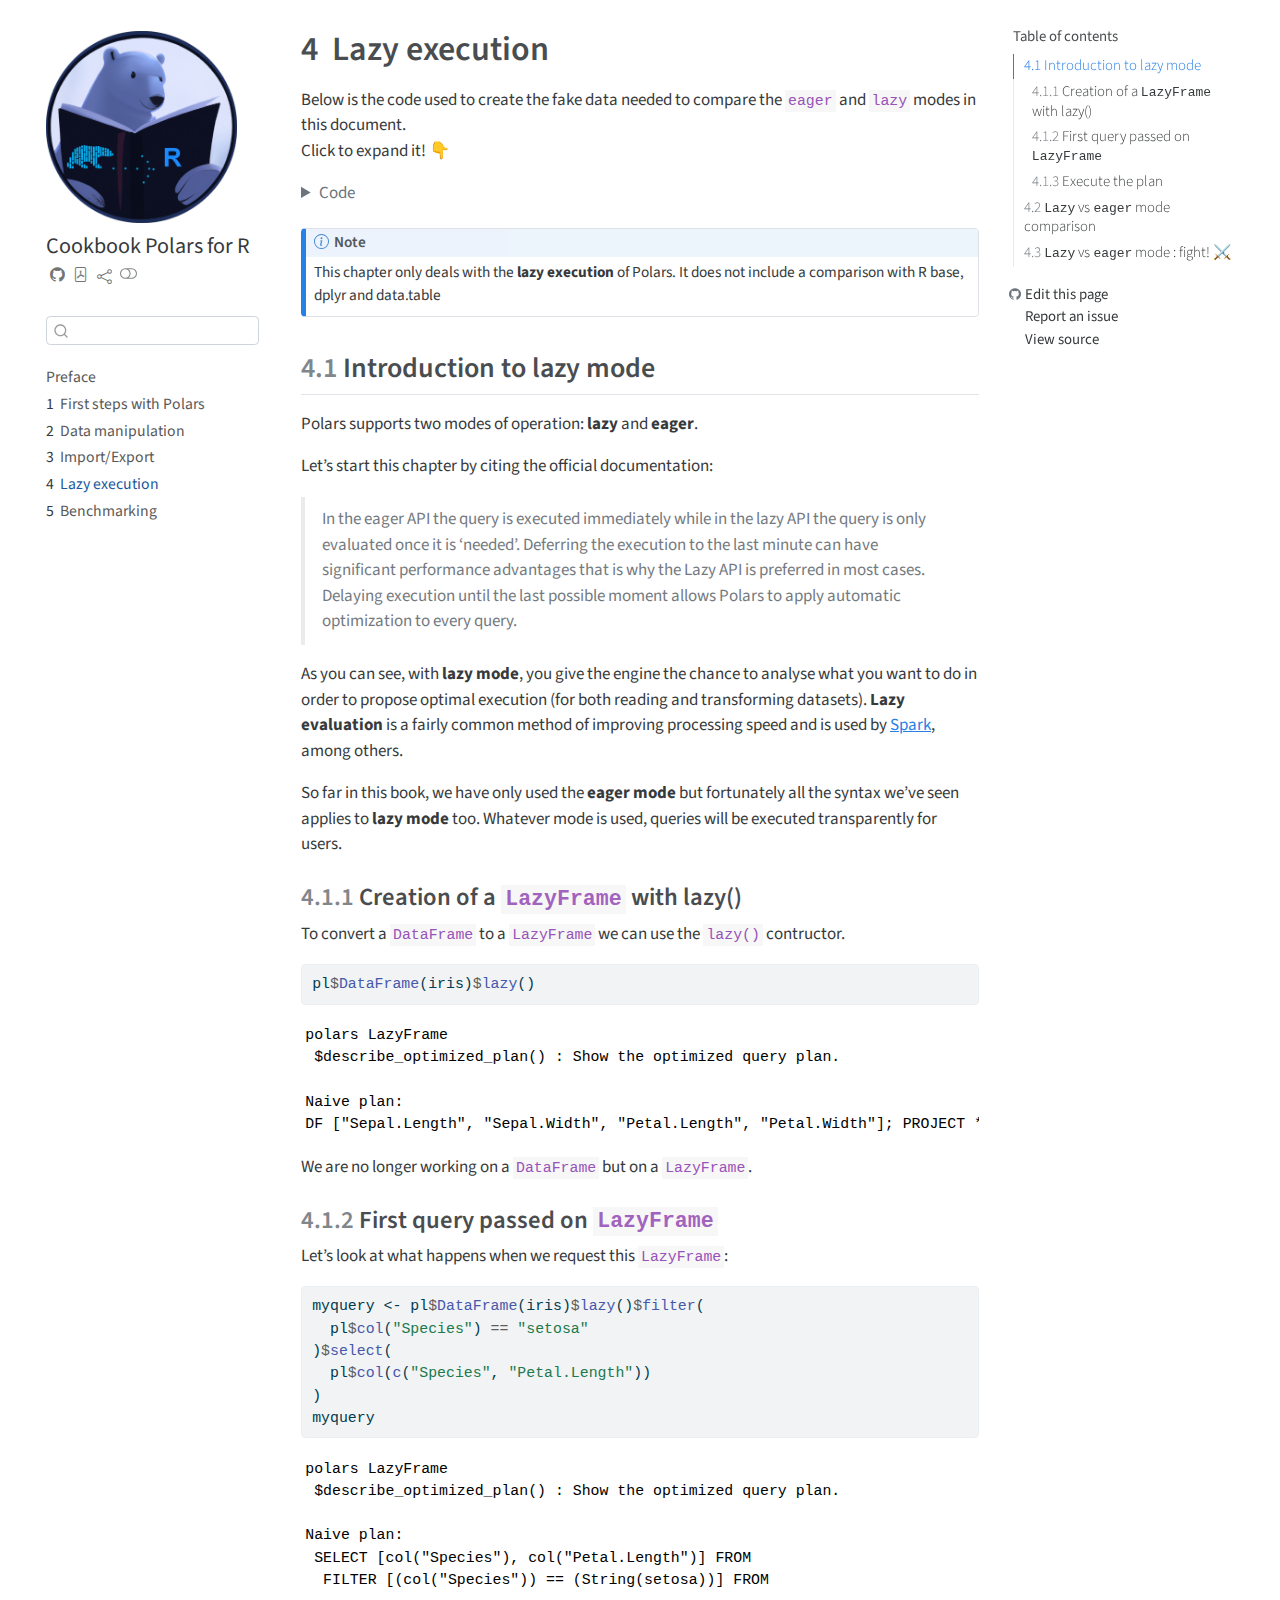
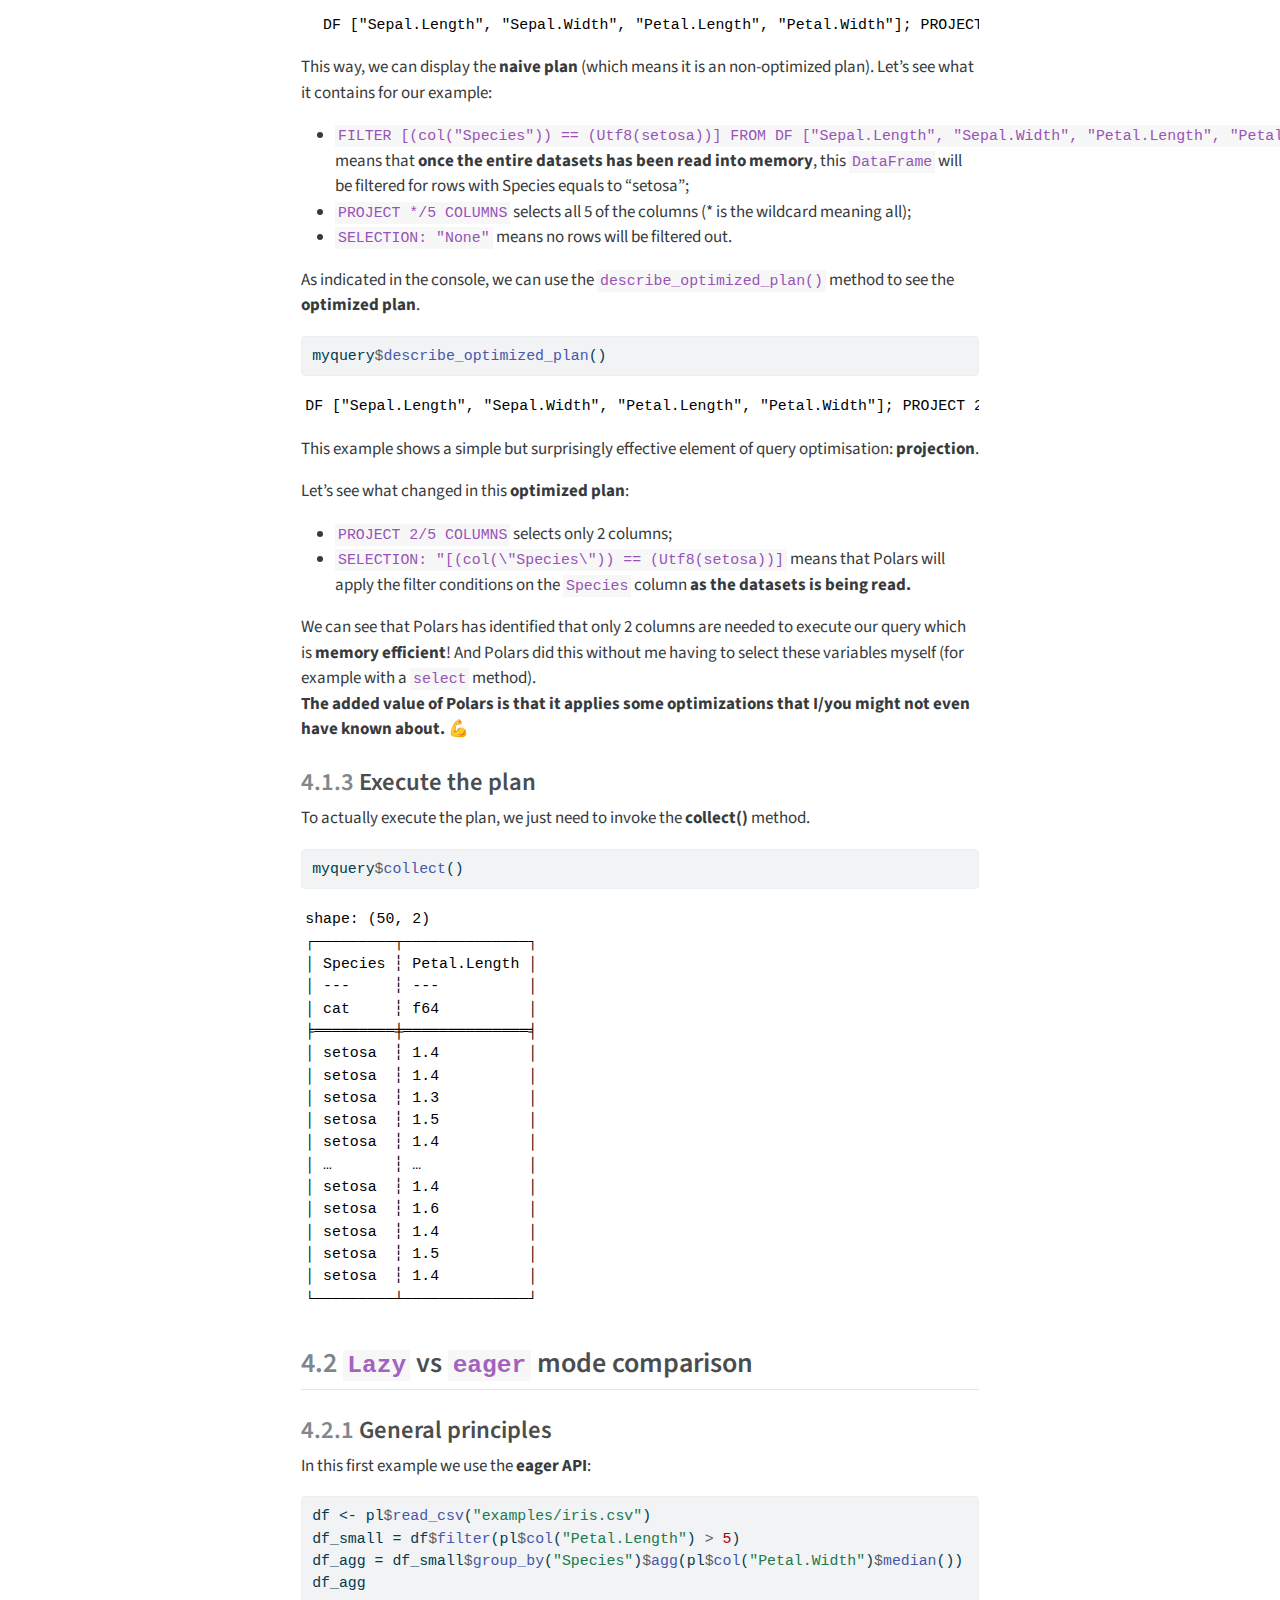
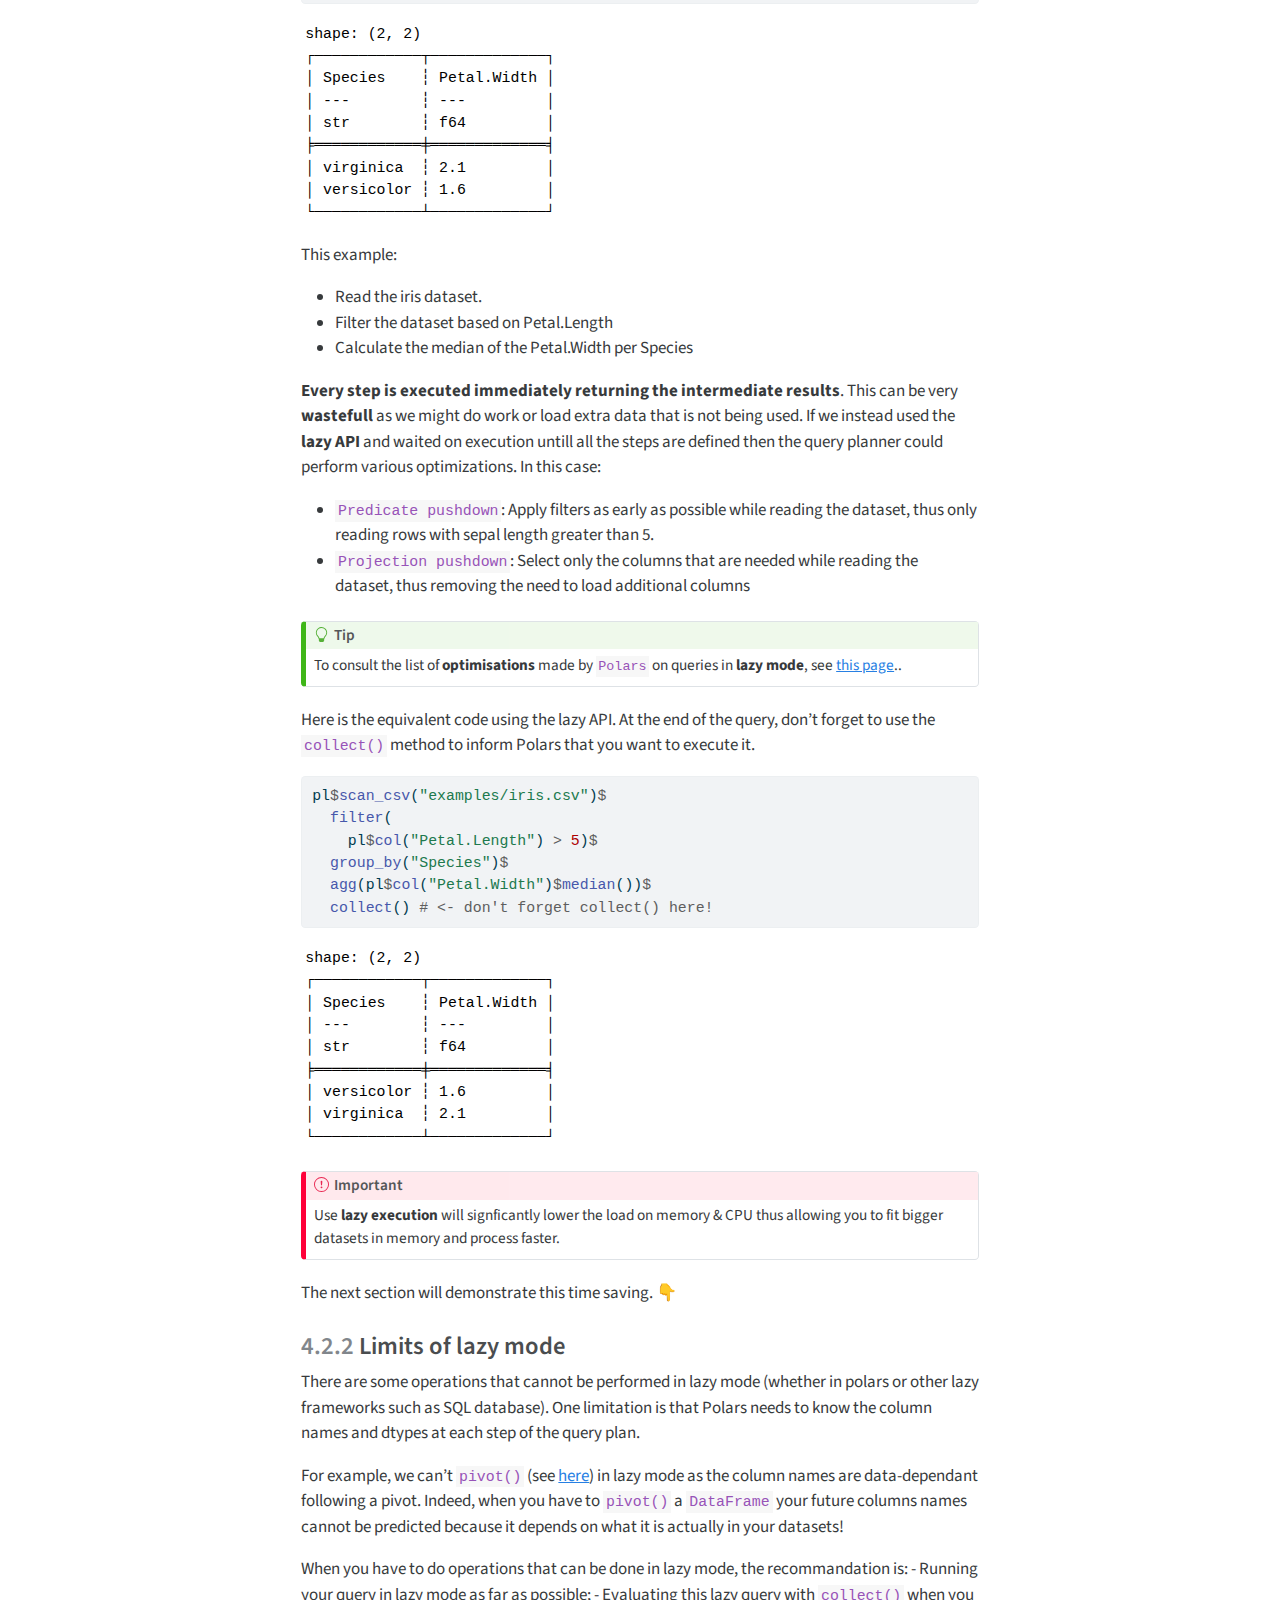
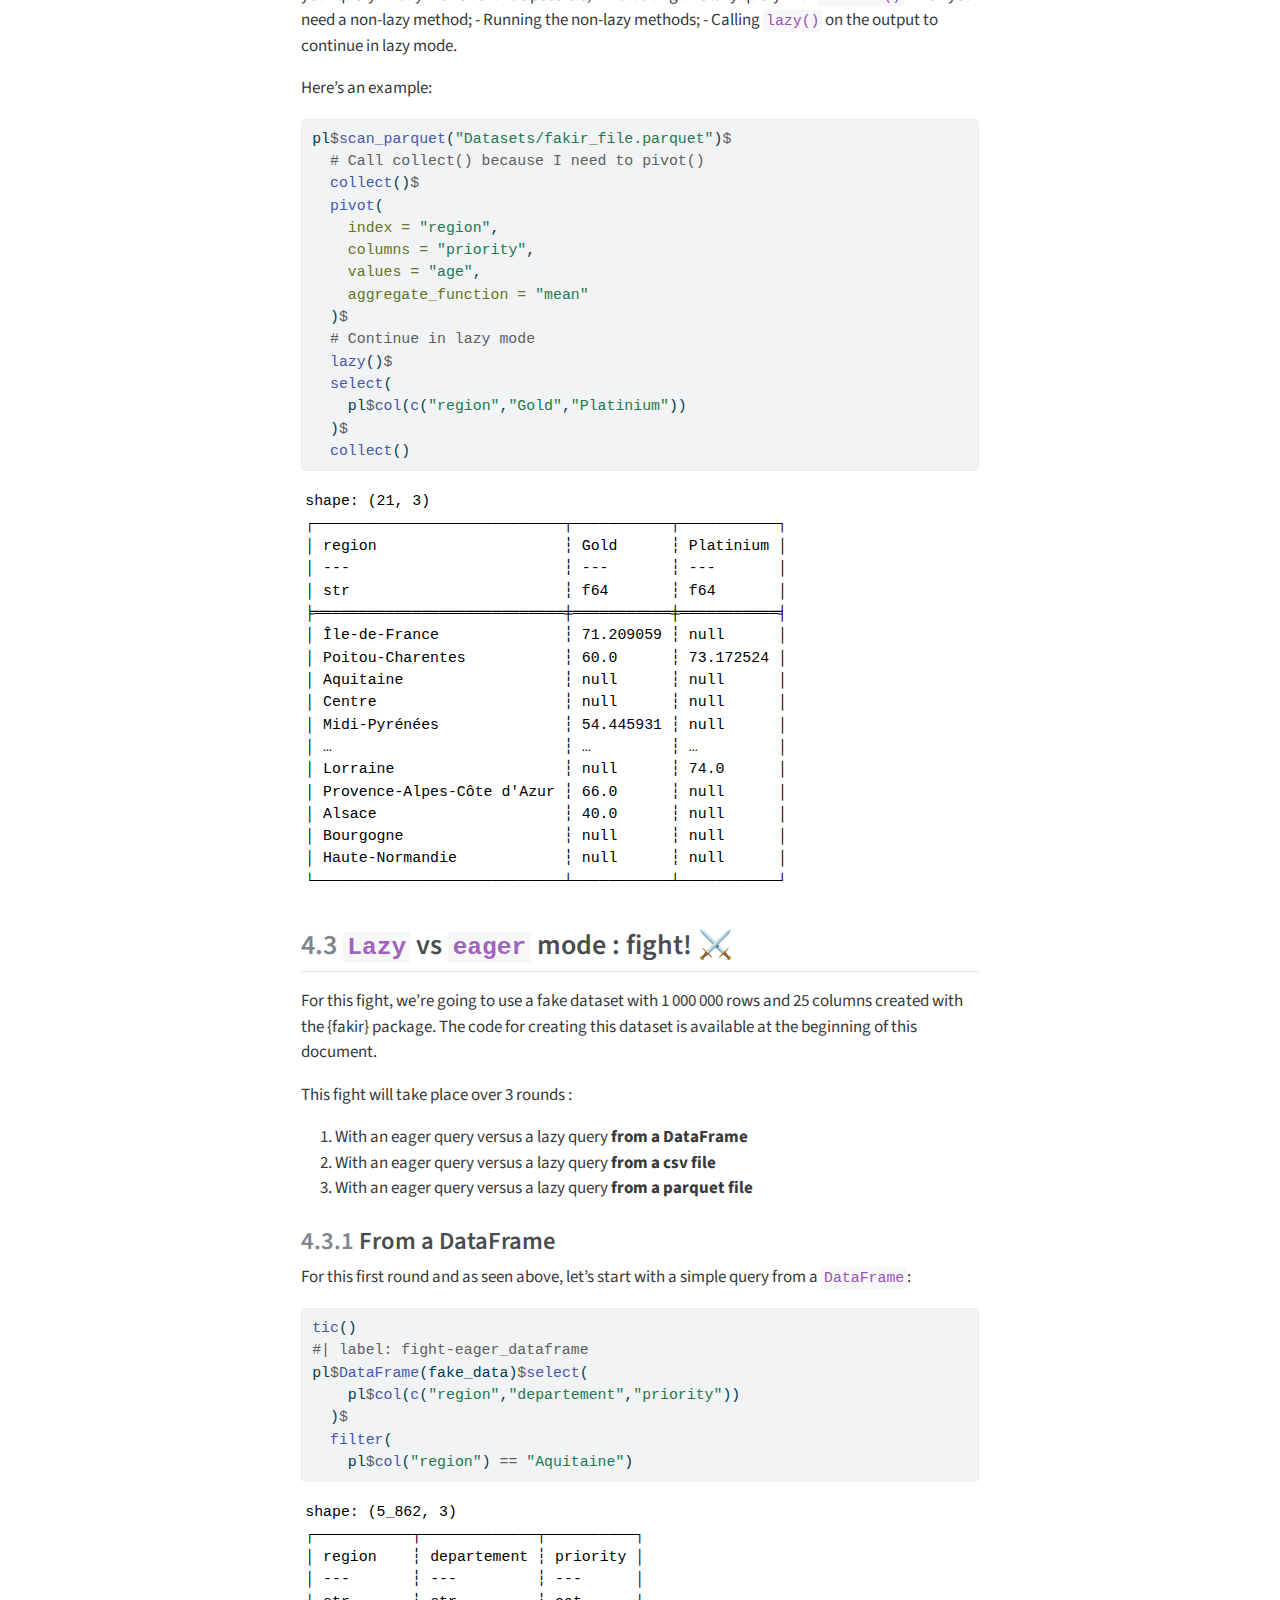
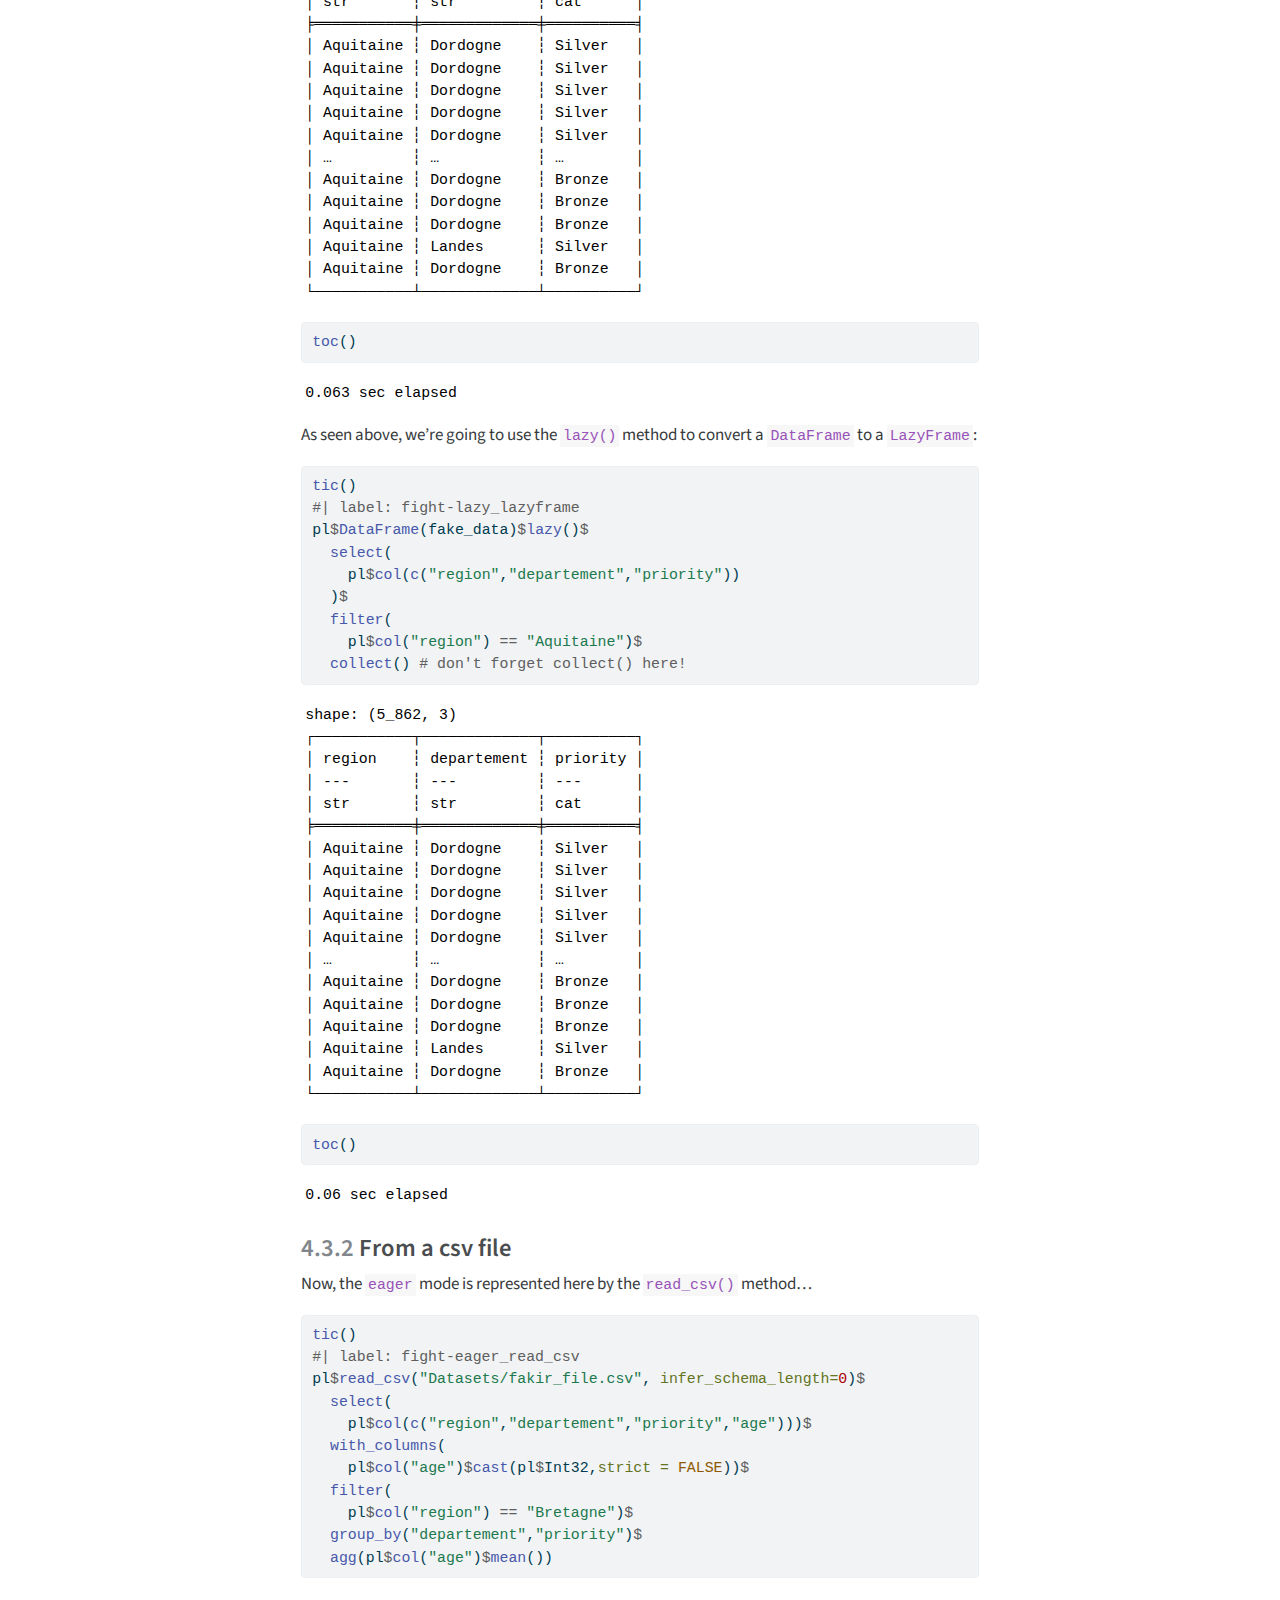
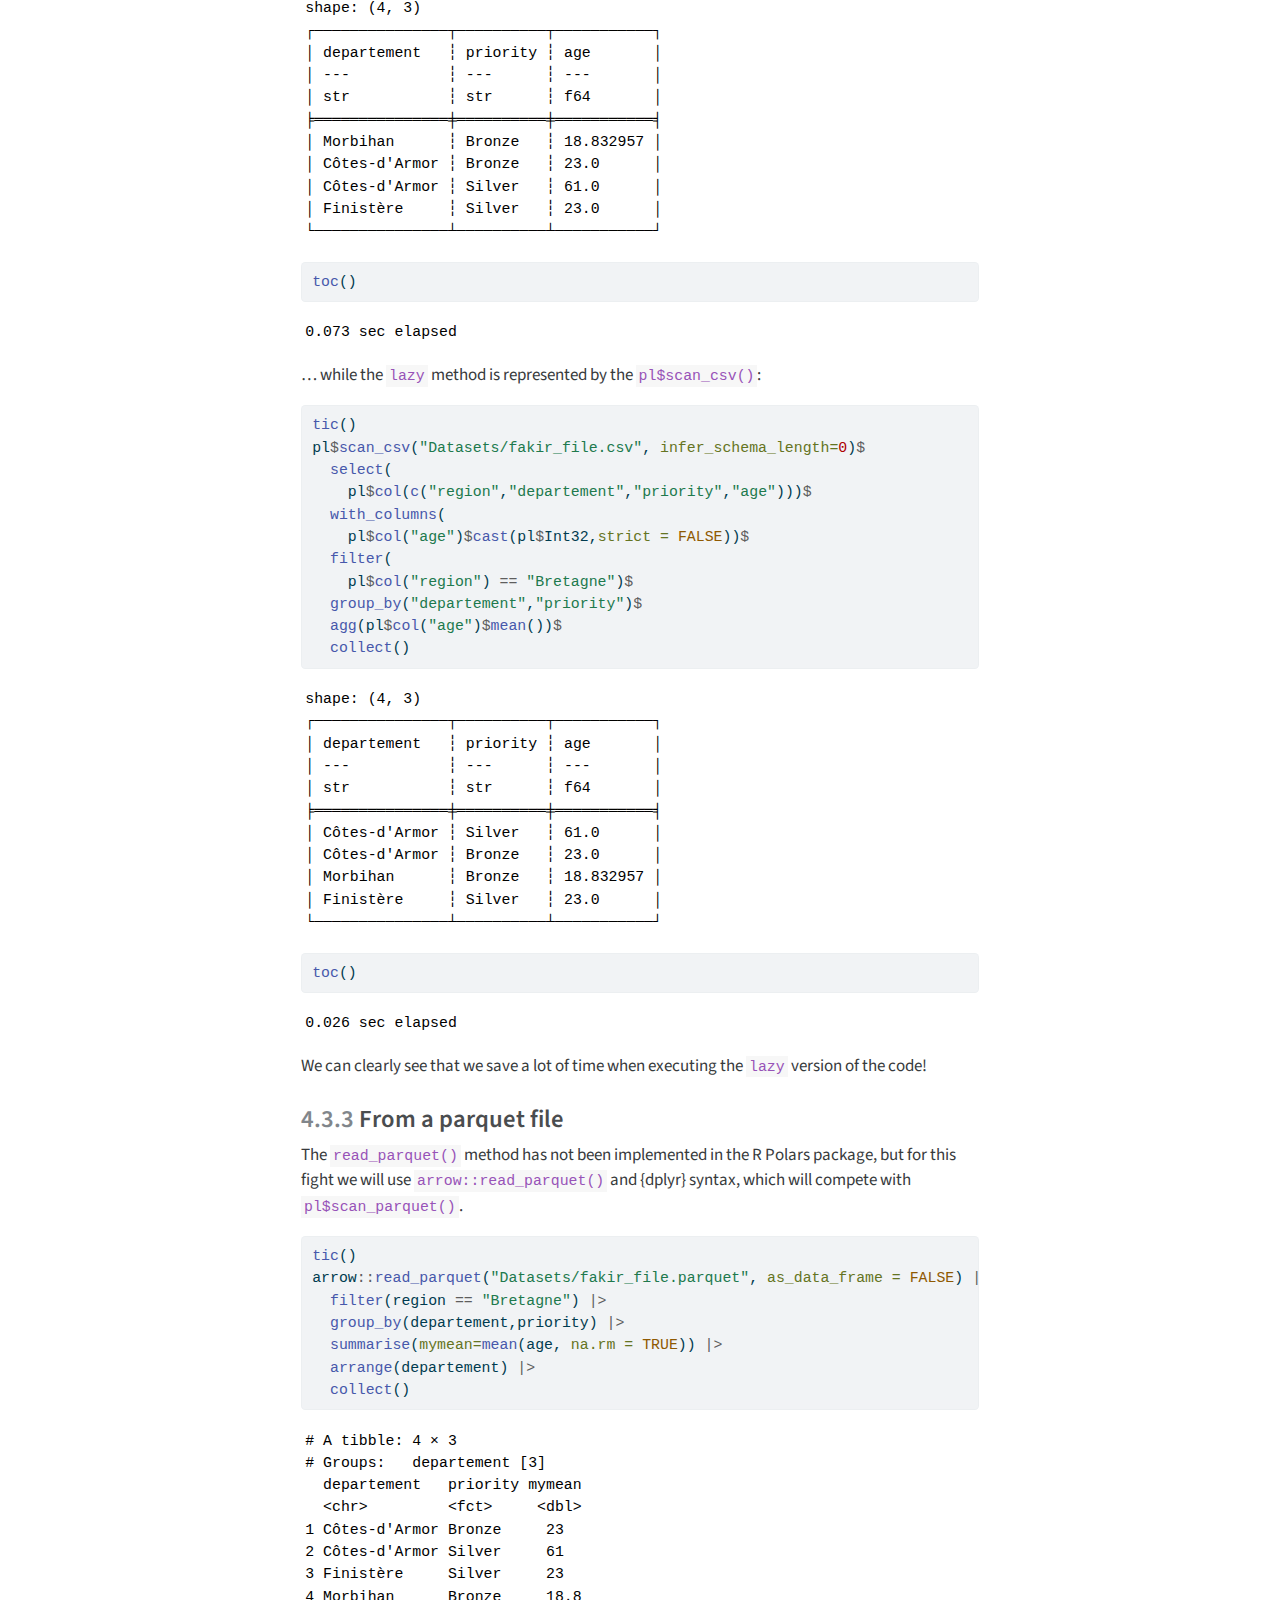
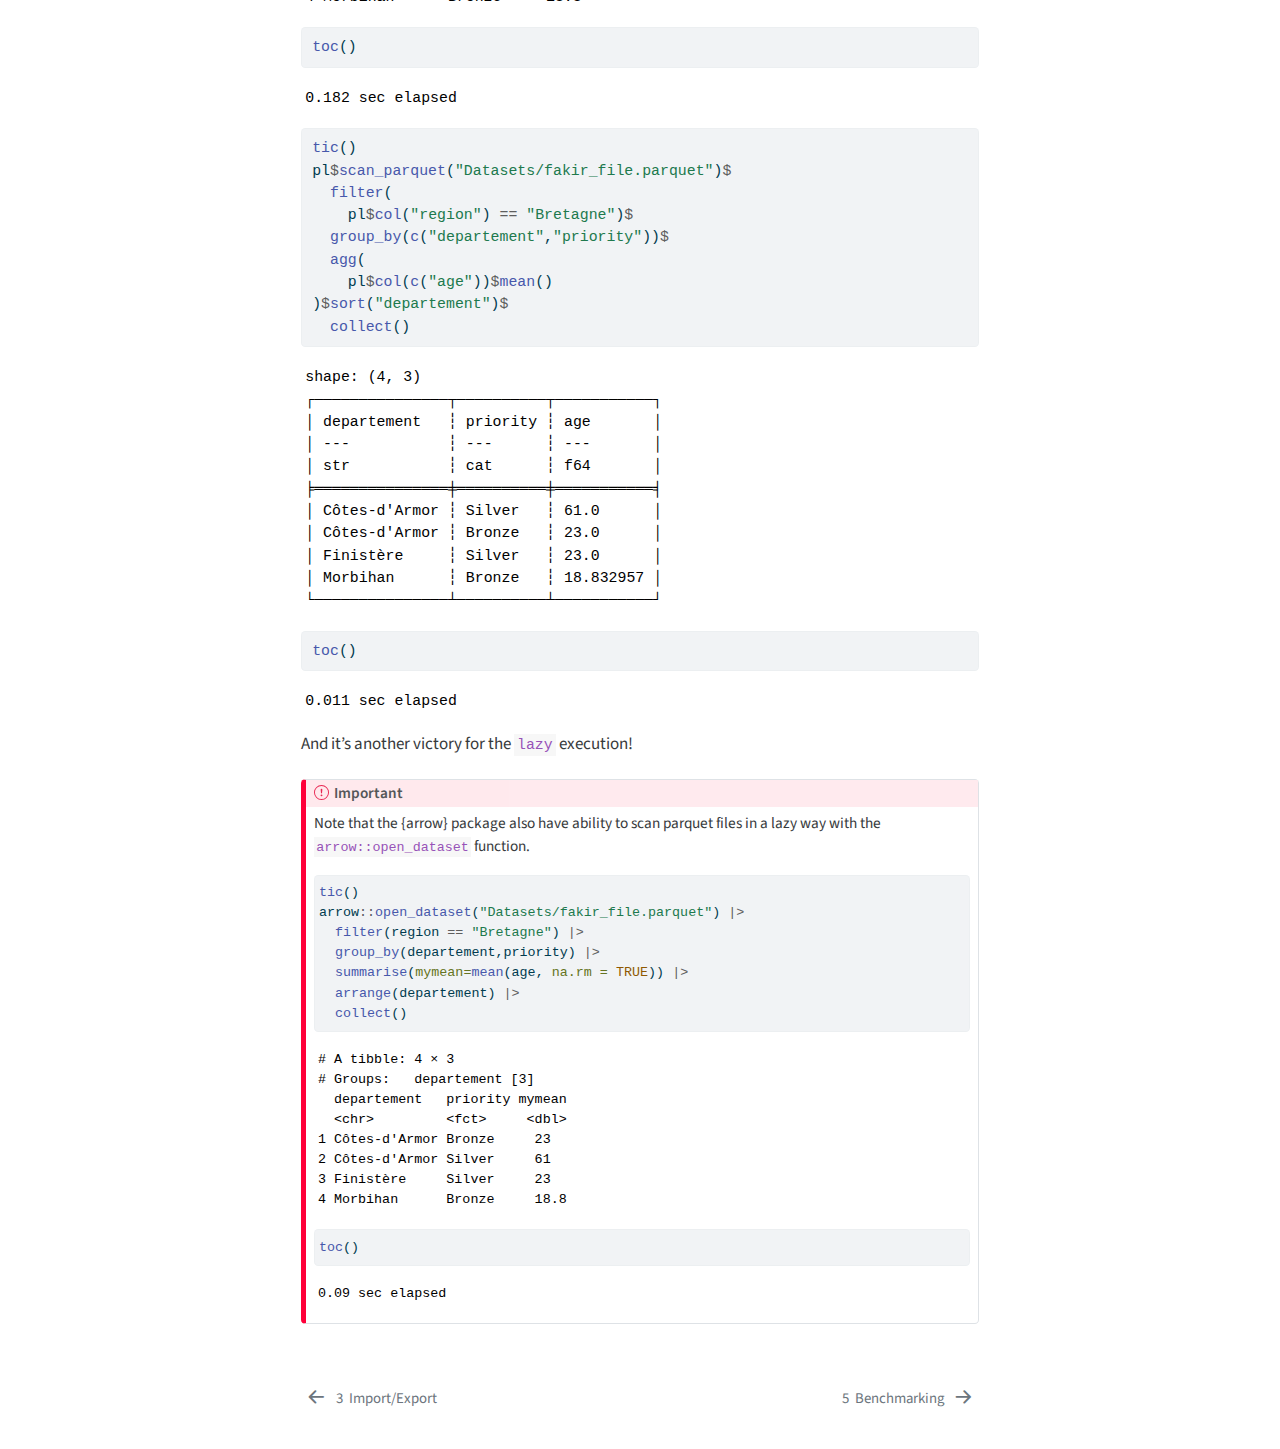
<file: lazy_execution.html>
<!DOCTYPE html>
<html xmlns="http://www.w3.org/1999/xhtml" lang="en" xml:lang="en"><head>

<meta charset="utf-8">
<meta name="generator" content="quarto-1.3.353">

<meta name="viewport" content="width=device-width, initial-scale=1.0, user-scalable=yes">

<meta name="description" content="A side-by-side comparison of polars, R base, dplyr, tidyr and data.table packages.">

<title>Cookbook Polars for R - 4&nbsp; Lazy execution</title>
<style>
code{white-space: pre-wrap;}
span.smallcaps{font-variant: small-caps;}
div.columns{display: flex; gap: min(4vw, 1.5em);}
div.column{flex: auto; overflow-x: auto;}
div.hanging-indent{margin-left: 1.5em; text-indent: -1.5em;}
ul.task-list{list-style: none;}
ul.task-list li input[type="checkbox"] {
  width: 0.8em;
  margin: 0 0.8em 0.2em -1em; /* quarto-specific, see https://github.com/quarto-dev/quarto-cli/issues/4556 */ 
  vertical-align: middle;
}
/* CSS for syntax highlighting */
pre > code.sourceCode { white-space: pre; position: relative; }
pre > code.sourceCode > span { display: inline-block; line-height: 1.25; }
pre > code.sourceCode > span:empty { height: 1.2em; }
.sourceCode { overflow: visible; }
code.sourceCode > span { color: inherit; text-decoration: inherit; }
div.sourceCode { margin: 1em 0; }
pre.sourceCode { margin: 0; }
@media screen {
div.sourceCode { overflow: auto; }
}
@media print {
pre > code.sourceCode { white-space: pre-wrap; }
pre > code.sourceCode > span { text-indent: -5em; padding-left: 5em; }
}
pre.numberSource code
  { counter-reset: source-line 0; }
pre.numberSource code > span
  { position: relative; left: -4em; counter-increment: source-line; }
pre.numberSource code > span > a:first-child::before
  { content: counter(source-line);
    position: relative; left: -1em; text-align: right; vertical-align: baseline;
    border: none; display: inline-block;
    -webkit-touch-callout: none; -webkit-user-select: none;
    -khtml-user-select: none; -moz-user-select: none;
    -ms-user-select: none; user-select: none;
    padding: 0 4px; width: 4em;
  }
pre.numberSource { margin-left: 3em;  padding-left: 4px; }
div.sourceCode
  {   }
@media screen {
pre > code.sourceCode > span > a:first-child::before { text-decoration: underline; }
}
</style>


<script src="site_libs/quarto-nav/quarto-nav.js"></script>
<script src="site_libs/quarto-nav/headroom.min.js"></script>
<script src="site_libs/clipboard/clipboard.min.js"></script>
<script src="site_libs/quarto-search/autocomplete.umd.js"></script>
<script src="site_libs/quarto-search/fuse.min.js"></script>
<script src="site_libs/quarto-search/quarto-search.js"></script>
<meta name="quarto:offset" content="./">
<link href="./benchmarking.html" rel="next">
<link href="./import_export.html" rel="prev">
<link href="./logo_cookbook_rpolars.png" rel="icon" type="image/png">
<script src="site_libs/quarto-html/quarto.js"></script>
<script src="site_libs/quarto-html/popper.min.js"></script>
<script src="site_libs/quarto-html/tippy.umd.min.js"></script>
<script src="site_libs/quarto-html/anchor.min.js"></script>
<link href="site_libs/quarto-html/tippy.css" rel="stylesheet">
<link href="site_libs/quarto-html/quarto-syntax-highlighting.css" rel="stylesheet" class="quarto-color-scheme" id="quarto-text-highlighting-styles">
<link href="site_libs/quarto-html/quarto-syntax-highlighting-dark.css" rel="prefetch" class="quarto-color-scheme quarto-color-alternate" id="quarto-text-highlighting-styles">
<script src="site_libs/bootstrap/bootstrap.min.js"></script>
<link href="site_libs/bootstrap/bootstrap-icons.css" rel="stylesheet">
<link href="site_libs/bootstrap/bootstrap.min.css" rel="stylesheet" class="quarto-color-scheme" id="quarto-bootstrap" data-mode="light">
<link href="site_libs/bootstrap/bootstrap-dark.min.css" rel="prefetch" class="quarto-color-scheme quarto-color-alternate" id="quarto-bootstrap" data-mode="dark">
<script id="quarto-search-options" type="application/json">{
  "location": "sidebar",
  "copy-button": false,
  "collapse-after": 3,
  "panel-placement": "start",
  "type": "textbox",
  "limit": 20,
  "language": {
    "search-no-results-text": "No results",
    "search-matching-documents-text": "matching documents",
    "search-copy-link-title": "Copy link to search",
    "search-hide-matches-text": "Hide additional matches",
    "search-more-match-text": "more match in this document",
    "search-more-matches-text": "more matches in this document",
    "search-clear-button-title": "Clear",
    "search-detached-cancel-button-title": "Cancel",
    "search-submit-button-title": "Submit"
  }
}</script>


<link rel="stylesheet" href="custom.css">
</head>

<body class="nav-sidebar floating">

<div id="quarto-search-results"></div>
  <header id="quarto-header" class="headroom fixed-top">
  <nav class="quarto-secondary-nav">
    <div class="container-fluid d-flex">
      <button type="button" class="quarto-btn-toggle btn" data-bs-toggle="collapse" data-bs-target="#quarto-sidebar,#quarto-sidebar-glass" aria-controls="quarto-sidebar" aria-expanded="false" aria-label="Toggle sidebar navigation" onclick="if (window.quartoToggleHeadroom) { window.quartoToggleHeadroom(); }">
        <i class="bi bi-layout-text-sidebar-reverse"></i>
      </button>
      <nav class="quarto-page-breadcrumbs" aria-label="breadcrumb"><ol class="breadcrumb"><li class="breadcrumb-item"><a href="./lazy_execution.html"><span class="chapter-number">4</span>&nbsp; <span class="chapter-title">Lazy execution</span></a></li></ol></nav>
      <a class="flex-grow-1" role="button" data-bs-toggle="collapse" data-bs-target="#quarto-sidebar,#quarto-sidebar-glass" aria-controls="quarto-sidebar" aria-expanded="false" aria-label="Toggle sidebar navigation" onclick="if (window.quartoToggleHeadroom) { window.quartoToggleHeadroom(); }">      
      </a>
      <button type="button" class="btn quarto-search-button" aria-label="Search" onclick="window.quartoOpenSearch();">
        <i class="bi bi-search"></i>
      </button>
    </div>
  </nav>
</header>
<!-- content -->
<div id="quarto-content" class="quarto-container page-columns page-rows-contents page-layout-article">
<!-- sidebar -->
  <nav id="quarto-sidebar" class="sidebar collapse collapse-horizontal sidebar-navigation floating overflow-auto">
    <div class="pt-lg-2 mt-2 text-left sidebar-header sidebar-header-stacked">
      <a href="./index.html" class="sidebar-logo-link">
      <img src="./logo_cookbook_rpolars.png" alt="" class="sidebar-logo py-0 d-lg-inline d-none">
      </a>
    <div class="sidebar-title mb-0 py-0">
      <a href="./">Cookbook Polars for R</a> 
        <div class="sidebar-tools-main tools-wide">
    <a href="https://github.com/ddotta/cookbook-rpolars/tree/main/book/" title="Source Code" class="quarto-navigation-tool px-1" aria-label="Source Code"><i class="bi bi-github"></i></a>
    <a href="./Cookbook-Polars-for-R.pdf" title="Download PDF" class="quarto-navigation-tool px-1" aria-label="Download PDF"><i class="bi bi-file-pdf"></i></a>
    <div class="dropdown">
      <a href="" title="Share" id="quarto-navigation-tool-dropdown-0" class="quarto-navigation-tool dropdown-toggle px-1" data-bs-toggle="dropdown" aria-expanded="false" aria-label="Share"><i class="bi bi-share"></i></a>
      <ul class="dropdown-menu" aria-labelledby="quarto-navigation-tool-dropdown-0">
          <li>
            <a class="dropdown-item sidebar-tools-main-item" href="https://twitter.com/intent/tweet?url=|url|">
              <i class="bi bi-bi-twitter pe-1"></i>
            Twitter
            </a>
          </li>
          <li>
            <a class="dropdown-item sidebar-tools-main-item" href="https://www.linkedin.com/sharing/share-offsite/?url=|url|">
              <i class="bi bi-bi-linkedin pe-1"></i>
            LinkedIn
            </a>
          </li>
      </ul>
    </div>
  <a href="" class="quarto-color-scheme-toggle quarto-navigation-tool  px-1" onclick="window.quartoToggleColorScheme(); return false;" title="Toggle dark mode"><i class="bi"></i></a>
</div>
    </div>
      </div>
        <div class="mt-2 flex-shrink-0 align-items-center">
        <div class="sidebar-search">
        <div id="quarto-search" class="" title="Search"></div>
        </div>
        </div>
    <div class="sidebar-menu-container"> 
    <ul class="list-unstyled mt-1">
        <li class="sidebar-item">
  <div class="sidebar-item-container"> 
  <a href="./index.html" class="sidebar-item-text sidebar-link">
 <span class="menu-text">Preface</span></a>
  </div>
</li>
        <li class="sidebar-item">
  <div class="sidebar-item-container"> 
  <a href="./first_steps.html" class="sidebar-item-text sidebar-link">
 <span class="menu-text"><span class="chapter-number">1</span>&nbsp; <span class="chapter-title">First steps with Polars</span></span></a>
  </div>
</li>
        <li class="sidebar-item">
  <div class="sidebar-item-container"> 
  <a href="./data_manipulation.html" class="sidebar-item-text sidebar-link">
 <span class="menu-text"><span class="chapter-number">2</span>&nbsp; <span class="chapter-title">Data manipulation</span></span></a>
  </div>
</li>
        <li class="sidebar-item">
  <div class="sidebar-item-container"> 
  <a href="./import_export.html" class="sidebar-item-text sidebar-link">
 <span class="menu-text"><span class="chapter-number">3</span>&nbsp; <span class="chapter-title">Import/Export</span></span></a>
  </div>
</li>
        <li class="sidebar-item">
  <div class="sidebar-item-container"> 
  <a href="./lazy_execution.html" class="sidebar-item-text sidebar-link active">
 <span class="menu-text"><span class="chapter-number">4</span>&nbsp; <span class="chapter-title">Lazy execution</span></span></a>
  </div>
</li>
        <li class="sidebar-item">
  <div class="sidebar-item-container"> 
  <a href="./benchmarking.html" class="sidebar-item-text sidebar-link">
 <span class="menu-text"><span class="chapter-number">5</span>&nbsp; <span class="chapter-title">Benchmarking</span></span></a>
  </div>
</li>
    </ul>
    </div>
</nav>
<div id="quarto-sidebar-glass" data-bs-toggle="collapse" data-bs-target="#quarto-sidebar,#quarto-sidebar-glass"></div>
<!-- margin-sidebar -->
    <div id="quarto-margin-sidebar" class="sidebar margin-sidebar">
        <nav id="TOC" role="doc-toc" class="toc-active">
    <h2 id="toc-title">Table of contents</h2>
   
  <ul>
  <li><a href="#introduction-to-lazy-mode" id="toc-introduction-to-lazy-mode" class="nav-link active" data-scroll-target="#introduction-to-lazy-mode"><span class="header-section-number">4.1</span> Introduction to lazy mode</a>
  <ul class="collapse">
  <li><a href="#creation-of-a-lazyframe-with-lazy" id="toc-creation-of-a-lazyframe-with-lazy" class="nav-link" data-scroll-target="#creation-of-a-lazyframe-with-lazy"><span class="header-section-number">4.1.1</span> Creation of a <code>LazyFrame</code> with lazy()</a></li>
  <li><a href="#first-query-passed-on-lazyframe" id="toc-first-query-passed-on-lazyframe" class="nav-link" data-scroll-target="#first-query-passed-on-lazyframe"><span class="header-section-number">4.1.2</span> First query passed on <code>LazyFrame</code></a></li>
  <li><a href="#execute-the-plan" id="toc-execute-the-plan" class="nav-link" data-scroll-target="#execute-the-plan"><span class="header-section-number">4.1.3</span> Execute the plan</a></li>
  </ul></li>
  <li><a href="#lazy-vs-eager-mode-comparison" id="toc-lazy-vs-eager-mode-comparison" class="nav-link" data-scroll-target="#lazy-vs-eager-mode-comparison"><span class="header-section-number">4.2</span> <code>Lazy</code> vs <code>eager</code> mode comparison</a>
  <ul class="collapse">
  <li><a href="#general-principles" id="toc-general-principles" class="nav-link" data-scroll-target="#general-principles"><span class="header-section-number">4.2.1</span> General principles</a></li>
  <li><a href="#limits-of-lazy-mode" id="toc-limits-of-lazy-mode" class="nav-link" data-scroll-target="#limits-of-lazy-mode"><span class="header-section-number">4.2.2</span> Limits of lazy mode</a></li>
  </ul></li>
  <li><a href="#lazy-vs-eager-mode-fight" id="toc-lazy-vs-eager-mode-fight" class="nav-link" data-scroll-target="#lazy-vs-eager-mode-fight"><span class="header-section-number">4.3</span> <code>Lazy</code> vs <code>eager</code> mode : fight! ⚔️</a>
  <ul class="collapse">
  <li><a href="#from-a-dataframe" id="toc-from-a-dataframe" class="nav-link" data-scroll-target="#from-a-dataframe"><span class="header-section-number">4.3.1</span> From a DataFrame</a></li>
  <li><a href="#from-a-csv-file" id="toc-from-a-csv-file" class="nav-link" data-scroll-target="#from-a-csv-file"><span class="header-section-number">4.3.2</span> From a csv file</a></li>
  <li><a href="#from-a-parquet-file" id="toc-from-a-parquet-file" class="nav-link" data-scroll-target="#from-a-parquet-file"><span class="header-section-number">4.3.3</span> From a parquet file</a></li>
  </ul></li>
  </ul>
<div class="toc-actions"><div><i class="bi bi-github"></i></div><div class="action-links"><p><a href="https://github.com/ddotta/cookbook-rpolars/edit/main/book/lazy_execution.qmd" class="toc-action">Edit this page</a></p><p><a href="https://github.com/ddotta/cookbook-rpolars/issues/new" class="toc-action">Report an issue</a></p><p><a href="https://github.com/ddotta/cookbook-rpolars/blob/main/book/lazy_execution.qmd" class="toc-action">View source</a></p></div></div></nav>
    </div>
<!-- main -->
<main class="content" id="quarto-document-content">

<header id="title-block-header" class="quarto-title-block default">
<div class="quarto-title">
<h1 class="title"><span class="chapter-number">4</span>&nbsp; <span class="chapter-title">Lazy execution</span></h1>
</div>



<div class="quarto-title-meta">

    
  
    
  </div>
  

</header>

<p>Below is the code used to create the fake data needed to compare the <code>eager</code> and <code>lazy</code> modes in this document.<br>
Click to expand it! 👇</p>
<div class="cell">
<details>
<summary>Code</summary>
<div class="sourceCode cell-code" id="cb1"><pre class="sourceCode r code-with-copy"><code class="sourceCode r"><span id="cb1-1"><a href="#cb1-1" aria-hidden="true" tabindex="-1"></a><span class="fu">library</span>(polars)</span>
<span id="cb1-2"><a href="#cb1-2" aria-hidden="true" tabindex="-1"></a><span class="fu">library</span>(arrow)</span>
<span id="cb1-3"><a href="#cb1-3" aria-hidden="true" tabindex="-1"></a><span class="fu">library</span>(dplyr)</span>
<span id="cb1-4"><a href="#cb1-4" aria-hidden="true" tabindex="-1"></a><span class="fu">library</span>(fakir)</span>
<span id="cb1-5"><a href="#cb1-5" aria-hidden="true" tabindex="-1"></a><span class="fu">library</span>(tictoc)</span>
<span id="cb1-6"><a href="#cb1-6" aria-hidden="true" tabindex="-1"></a></span>
<span id="cb1-7"><a href="#cb1-7" aria-hidden="true" tabindex="-1"></a><span class="co"># Creation the "Datasets" folder</span></span>
<span id="cb1-8"><a href="#cb1-8" aria-hidden="true" tabindex="-1"></a><span class="fu">dir.create</span>(<span class="fu">normalizePath</span>(<span class="st">"Datasets"</span>))</span>
<span id="cb1-9"><a href="#cb1-9" aria-hidden="true" tabindex="-1"></a></span>
<span id="cb1-10"><a href="#cb1-10" aria-hidden="true" tabindex="-1"></a><span class="co"># Creation of large example R data.frame</span></span>
<span id="cb1-11"><a href="#cb1-11" aria-hidden="true" tabindex="-1"></a>fake_data <span class="ot">&lt;-</span> <span class="fu">fake_ticket_client</span>(<span class="at">vol =</span> <span class="dv">100000</span>)</span>
<span id="cb1-12"><a href="#cb1-12" aria-hidden="true" tabindex="-1"></a></span>
<span id="cb1-13"><a href="#cb1-13" aria-hidden="true" tabindex="-1"></a><span class="co"># Creation of large example csv dataset</span></span>
<span id="cb1-14"><a href="#cb1-14" aria-hidden="true" tabindex="-1"></a><span class="fu">write.csv</span>(</span>
<span id="cb1-15"><a href="#cb1-15" aria-hidden="true" tabindex="-1"></a>  <span class="at">x =</span> fake_data,</span>
<span id="cb1-16"><a href="#cb1-16" aria-hidden="true" tabindex="-1"></a>  <span class="at">file =</span> <span class="fu">normalizePath</span>(<span class="st">"Datasets/fakir_file.csv"</span>))</span>
<span id="cb1-17"><a href="#cb1-17" aria-hidden="true" tabindex="-1"></a></span>
<span id="cb1-18"><a href="#cb1-18" aria-hidden="true" tabindex="-1"></a><span class="co"># Creation of large example parquet dataset</span></span>
<span id="cb1-19"><a href="#cb1-19" aria-hidden="true" tabindex="-1"></a><span class="fu">write_parquet</span>(</span>
<span id="cb1-20"><a href="#cb1-20" aria-hidden="true" tabindex="-1"></a>  <span class="at">x =</span> fake_data,</span>
<span id="cb1-21"><a href="#cb1-21" aria-hidden="true" tabindex="-1"></a>  <span class="at">sink =</span> <span class="fu">normalizePath</span>(<span class="st">"Datasets/fakir_file.parquet"</span>))</span></code><button title="Copy to Clipboard" class="code-copy-button"><i class="bi"></i></button></pre></div>
</details>
</div>
<div class="callout callout-style-default callout-note callout-titled">
<div class="callout-header d-flex align-content-center">
<div class="callout-icon-container">
<i class="callout-icon"></i>
</div>
<div class="callout-title-container flex-fill">
Note
</div>
</div>
<div class="callout-body-container callout-body">
<p>This chapter only deals with the <strong>lazy execution</strong> of Polars. It does not include a comparison with R base, dplyr and data.table</p>
</div>
</div>
<section id="introduction-to-lazy-mode" class="level2" data-number="4.1">
<h2 data-number="4.1" class="anchored" data-anchor-id="introduction-to-lazy-mode"><span class="header-section-number">4.1</span> Introduction to lazy mode</h2>
<p>Polars supports two modes of operation: <strong>lazy</strong> and <strong>eager</strong>.</p>
<p>Let’s start this chapter by citing the official documentation:</p>
<blockquote class="blockquote">
<p>In the eager API the query is executed immediately while in the lazy API the query is only evaluated once it is ‘needed’. Deferring the execution to the last minute can have significant performance advantages that is why the Lazy API is preferred in most cases. Delaying execution until the last possible moment allows Polars to apply automatic optimization to every query.</p>
</blockquote>
<p>As you can see, with <strong>lazy mode</strong>, you give the engine the chance to analyse what you want to do in order to propose optimal execution (for both reading and transforming datasets). <strong>Lazy evaluation</strong> is a fairly common method of improving processing speed and is used by <a href="https://spark.apache.org/docs/latest/index.html">Spark</a>, among others.</p>
<p>So far in this book, we have only used the <strong>eager mode</strong> but fortunately all the syntax we’ve seen applies to <strong>lazy mode</strong> too. Whatever mode is used, queries will be executed transparently for users.</p>
<section id="creation-of-a-lazyframe-with-lazy" class="level3" data-number="4.1.1">
<h3 data-number="4.1.1" class="anchored" data-anchor-id="creation-of-a-lazyframe-with-lazy"><span class="header-section-number">4.1.1</span> Creation of a <code>LazyFrame</code> with lazy()</h3>
<p>To convert a <code>DataFrame</code> to a <code>LazyFrame</code> we can use the <code>lazy()</code> contructor.</p>
<div class="cell">
<div class="sourceCode cell-code" id="cb2"><pre class="sourceCode r code-with-copy"><code class="sourceCode r"><span id="cb2-1"><a href="#cb2-1" aria-hidden="true" tabindex="-1"></a>pl<span class="sc">$</span><span class="fu">DataFrame</span>(iris)<span class="sc">$</span><span class="fu">lazy</span>()</span></code><button title="Copy to Clipboard" class="code-copy-button"><i class="bi"></i></button></pre></div>
<div class="cell-output cell-output-stdout">
<pre><code>polars LazyFrame
 $describe_optimized_plan() : Show the optimized query plan.

Naive plan:
DF ["Sepal.Length", "Sepal.Width", "Petal.Length", "Petal.Width"]; PROJECT */5 COLUMNS; SELECTION: "None"</code></pre>
</div>
</div>
<p>We are no longer working on a <code>DataFrame</code> but on a <code>LazyFrame</code>.</p>
</section>
<section id="first-query-passed-on-lazyframe" class="level3" data-number="4.1.2">
<h3 data-number="4.1.2" class="anchored" data-anchor-id="first-query-passed-on-lazyframe"><span class="header-section-number">4.1.2</span> First query passed on <code>LazyFrame</code></h3>
<p>Let’s look at what happens when we request this <code>LazyFrame</code>:</p>
<div class="cell">
<div class="sourceCode cell-code" id="cb4"><pre class="sourceCode r code-with-copy"><code class="sourceCode r"><span id="cb4-1"><a href="#cb4-1" aria-hidden="true" tabindex="-1"></a>myquery <span class="ot">&lt;-</span> pl<span class="sc">$</span><span class="fu">DataFrame</span>(iris)<span class="sc">$</span><span class="fu">lazy</span>()<span class="sc">$</span><span class="fu">filter</span>(</span>
<span id="cb4-2"><a href="#cb4-2" aria-hidden="true" tabindex="-1"></a>  pl<span class="sc">$</span><span class="fu">col</span>(<span class="st">"Species"</span>) <span class="sc">==</span> <span class="st">"setosa"</span></span>
<span id="cb4-3"><a href="#cb4-3" aria-hidden="true" tabindex="-1"></a>)<span class="sc">$</span><span class="fu">select</span>(</span>
<span id="cb4-4"><a href="#cb4-4" aria-hidden="true" tabindex="-1"></a>  pl<span class="sc">$</span><span class="fu">col</span>(<span class="fu">c</span>(<span class="st">"Species"</span>, <span class="st">"Petal.Length"</span>))</span>
<span id="cb4-5"><a href="#cb4-5" aria-hidden="true" tabindex="-1"></a>)</span>
<span id="cb4-6"><a href="#cb4-6" aria-hidden="true" tabindex="-1"></a>myquery</span></code><button title="Copy to Clipboard" class="code-copy-button"><i class="bi"></i></button></pre></div>
<div class="cell-output cell-output-stdout">
<pre><code>polars LazyFrame
 $describe_optimized_plan() : Show the optimized query plan.

Naive plan:
 SELECT [col("Species"), col("Petal.Length")] FROM
  FILTER [(col("Species")) == (String(setosa))] FROM

  DF ["Sepal.Length", "Sepal.Width", "Petal.Length", "Petal.Width"]; PROJECT */5 COLUMNS; SELECTION: "None"</code></pre>
</div>
</div>
<p>This way, we can display the <strong>naive plan</strong> (which means it is an non-optimized plan). Let’s see what it contains for our example:</p>
<ul>
<li><code>FILTER [(col("Species")) == (Utf8(setosa))] FROM DF ["Sepal.Length", "Sepal.Width", "Petal.Length", "Petal.Width"]</code> means that <strong>once the entire datasets has been read into memory</strong>, this <code>DataFrame</code> will be filtered for rows with Species equals to “setosa”;<br>
</li>
<li><code>PROJECT */5 COLUMNS</code> selects all 5 of the columns (* is the wildcard meaning all);<br>
</li>
<li><code>SELECTION: "None"</code> means no rows will be filtered out.</li>
</ul>
<p>As indicated in the console, we can use the <code>describe_optimized_plan()</code> method to see the <strong>optimized plan</strong>.</p>
<div class="cell">
<div class="sourceCode cell-code" id="cb6"><pre class="sourceCode r code-with-copy"><code class="sourceCode r"><span id="cb6-1"><a href="#cb6-1" aria-hidden="true" tabindex="-1"></a>myquery<span class="sc">$</span><span class="fu">describe_optimized_plan</span>()</span></code><button title="Copy to Clipboard" class="code-copy-button"><i class="bi"></i></button></pre></div>
<div class="cell-output cell-output-stdout">
<pre><code>DF ["Sepal.Length", "Sepal.Width", "Petal.Length", "Petal.Width"]; PROJECT 2/5 COLUMNS; SELECTION: "[(col(\"Species\")) == (String(setosa))]"</code></pre>
</div>
</div>
<p>This example shows a simple but surprisingly effective element of query optimisation: <strong>projection</strong>.</p>
<p>Let’s see what changed in this <strong>optimized plan</strong>:</p>
<ul>
<li><code>PROJECT 2/5 COLUMNS</code> selects only 2 columns;<br>
</li>
<li><code>SELECTION: "[(col(\"Species\")) == (Utf8(setosa))]</code> means that Polars will apply the filter conditions on the <code>Species</code> column <strong>as the datasets is being read.</strong></li>
</ul>
<p>We can see that Polars has identified that only 2 columns are needed to execute our query which is <strong>memory efficient</strong>! And Polars did this without me having to select these variables myself (for example with a <code>select</code> method).<br>
<strong>The added value of Polars is that it applies some optimizations that I/you might not even have known about. 💪</strong></p>
</section>
<section id="execute-the-plan" class="level3" data-number="4.1.3">
<h3 data-number="4.1.3" class="anchored" data-anchor-id="execute-the-plan"><span class="header-section-number">4.1.3</span> Execute the plan</h3>
<p>To actually execute the plan, we just need to invoke the <strong>collect()</strong> method.</p>
<div class="cell">
<div class="sourceCode cell-code" id="cb8"><pre class="sourceCode r code-with-copy"><code class="sourceCode r"><span id="cb8-1"><a href="#cb8-1" aria-hidden="true" tabindex="-1"></a>myquery<span class="sc">$</span><span class="fu">collect</span>()</span></code><button title="Copy to Clipboard" class="code-copy-button"><i class="bi"></i></button></pre></div>
<div class="cell-output cell-output-stdout">
<pre><code>shape: (50, 2)
┌─────────┬──────────────┐
│ Species ┆ Petal.Length │
│ ---     ┆ ---          │
│ cat     ┆ f64          │
╞═════════╪══════════════╡
│ setosa  ┆ 1.4          │
│ setosa  ┆ 1.4          │
│ setosa  ┆ 1.3          │
│ setosa  ┆ 1.5          │
│ setosa  ┆ 1.4          │
│ …       ┆ …            │
│ setosa  ┆ 1.4          │
│ setosa  ┆ 1.6          │
│ setosa  ┆ 1.4          │
│ setosa  ┆ 1.5          │
│ setosa  ┆ 1.4          │
└─────────┴──────────────┘</code></pre>
</div>
</div>
</section>
</section>
<section id="lazy-vs-eager-mode-comparison" class="level2" data-number="4.2">
<h2 data-number="4.2" class="anchored" data-anchor-id="lazy-vs-eager-mode-comparison"><span class="header-section-number">4.2</span> <code>Lazy</code> vs <code>eager</code> mode comparison</h2>
<section id="general-principles" class="level3" data-number="4.2.1">
<h3 data-number="4.2.1" class="anchored" data-anchor-id="general-principles"><span class="header-section-number">4.2.1</span> General principles</h3>
<p>In this first example we use the <strong>eager API</strong>:</p>
<div class="cell">
<div class="sourceCode cell-code" id="cb10"><pre class="sourceCode r code-with-copy"><code class="sourceCode r"><span id="cb10-1"><a href="#cb10-1" aria-hidden="true" tabindex="-1"></a>df <span class="ot">&lt;-</span> pl<span class="sc">$</span><span class="fu">read_csv</span>(<span class="st">"examples/iris.csv"</span>)</span>
<span id="cb10-2"><a href="#cb10-2" aria-hidden="true" tabindex="-1"></a>df_small <span class="ot">=</span> df<span class="sc">$</span><span class="fu">filter</span>(pl<span class="sc">$</span><span class="fu">col</span>(<span class="st">"Petal.Length"</span>) <span class="sc">&gt;</span> <span class="dv">5</span>)</span>
<span id="cb10-3"><a href="#cb10-3" aria-hidden="true" tabindex="-1"></a>df_agg <span class="ot">=</span> df_small<span class="sc">$</span><span class="fu">group_by</span>(<span class="st">"Species"</span>)<span class="sc">$</span><span class="fu">agg</span>(pl<span class="sc">$</span><span class="fu">col</span>(<span class="st">"Petal.Width"</span>)<span class="sc">$</span><span class="fu">median</span>())</span>
<span id="cb10-4"><a href="#cb10-4" aria-hidden="true" tabindex="-1"></a>df_agg</span></code><button title="Copy to Clipboard" class="code-copy-button"><i class="bi"></i></button></pre></div>
<div class="cell-output cell-output-stdout">
<pre><code>shape: (2, 2)
┌────────────┬─────────────┐
│ Species    ┆ Petal.Width │
│ ---        ┆ ---         │
│ str        ┆ f64         │
╞════════════╪═════════════╡
│ virginica  ┆ 2.1         │
│ versicolor ┆ 1.6         │
└────────────┴─────────────┘</code></pre>
</div>
</div>
<p>This example:</p>
<ul>
<li>Read the iris dataset.</li>
<li>Filter the dataset based on Petal.Length</li>
<li>Calculate the median of the Petal.Width per Species</li>
</ul>
<p><strong>Every step is executed immediately returning the intermediate results</strong>. This can be very <strong>wastefull</strong> as we might do work or load extra data that is not being used. If we instead used the <strong>lazy API</strong> and waited on execution untill all the steps are defined then the query planner could perform various optimizations. In this case:</p>
<ul>
<li><code>Predicate pushdown</code>: Apply filters as early as possible while reading the dataset, thus only reading rows with sepal length greater than 5.</li>
<li><code>Projection pushdown</code>: Select only the columns that are needed while reading the dataset, thus removing the need to load additional columns</li>
</ul>
<div class="callout callout-style-default callout-tip callout-titled">
<div class="callout-header d-flex align-content-center">
<div class="callout-icon-container">
<i class="callout-icon"></i>
</div>
<div class="callout-title-container flex-fill">
Tip
</div>
</div>
<div class="callout-body-container callout-body">
<p>To consult the list of <strong>optimisations</strong> made by <code>Polars</code> on queries in <strong>lazy mode</strong>, see <a href="https://pola-rs.github.io/polars-book/user-guide/lazy/optimizations/">this page</a>..</p>
</div>
</div>
<p>Here is the equivalent code using the lazy API. At the end of the query, don’t forget to use the <code>collect()</code> method to inform Polars that you want to execute it.</p>
<div class="cell">
<div class="sourceCode cell-code" id="cb12"><pre class="sourceCode r code-with-copy"><code class="sourceCode r"><span id="cb12-1"><a href="#cb12-1" aria-hidden="true" tabindex="-1"></a>pl<span class="sc">$</span><span class="fu">scan_csv</span>(<span class="st">"examples/iris.csv"</span>)<span class="sc">$</span></span>
<span id="cb12-2"><a href="#cb12-2" aria-hidden="true" tabindex="-1"></a>  <span class="fu">filter</span>(</span>
<span id="cb12-3"><a href="#cb12-3" aria-hidden="true" tabindex="-1"></a>    pl<span class="sc">$</span><span class="fu">col</span>(<span class="st">"Petal.Length"</span>) <span class="sc">&gt;</span> <span class="dv">5</span>)<span class="sc">$</span></span>
<span id="cb12-4"><a href="#cb12-4" aria-hidden="true" tabindex="-1"></a>  <span class="fu">group_by</span>(<span class="st">"Species"</span>)<span class="sc">$</span></span>
<span id="cb12-5"><a href="#cb12-5" aria-hidden="true" tabindex="-1"></a>  <span class="fu">agg</span>(pl<span class="sc">$</span><span class="fu">col</span>(<span class="st">"Petal.Width"</span>)<span class="sc">$</span><span class="fu">median</span>())<span class="sc">$</span></span>
<span id="cb12-6"><a href="#cb12-6" aria-hidden="true" tabindex="-1"></a>  <span class="fu">collect</span>() <span class="co"># &lt;- don't forget collect() here!</span></span></code><button title="Copy to Clipboard" class="code-copy-button"><i class="bi"></i></button></pre></div>
<div class="cell-output cell-output-stdout">
<pre><code>shape: (2, 2)
┌────────────┬─────────────┐
│ Species    ┆ Petal.Width │
│ ---        ┆ ---         │
│ str        ┆ f64         │
╞════════════╪═════════════╡
│ versicolor ┆ 1.6         │
│ virginica  ┆ 2.1         │
└────────────┴─────────────┘</code></pre>
</div>
</div>
<div class="callout callout-style-default callout-important callout-titled">
<div class="callout-header d-flex align-content-center">
<div class="callout-icon-container">
<i class="callout-icon"></i>
</div>
<div class="callout-title-container flex-fill">
Important
</div>
</div>
<div class="callout-body-container callout-body">
<p>Use <strong>lazy execution</strong> will signficantly lower the load on memory &amp; CPU thus allowing you to fit bigger datasets in memory and process faster.</p>
</div>
</div>
<p>The next section will demonstrate this time saving. 👇</p>
</section>
<section id="limits-of-lazy-mode" class="level3" data-number="4.2.2">
<h3 data-number="4.2.2" class="anchored" data-anchor-id="limits-of-lazy-mode"><span class="header-section-number">4.2.2</span> Limits of lazy mode</h3>
<p>There are some operations that cannot be performed in lazy mode (whether in polars or other lazy frameworks such as SQL database). One limitation is that Polars needs to know the column names and dtypes at each step of the query plan.</p>
<p>For example, we can’t <code>pivot()</code> (see <a href="data_manipulation.html#pivot-a-dataframe">here</a>) in lazy mode as the column names are data-dependant following a pivot. Indeed, when you have to <code>pivot()</code> a <code>DataFrame</code> your future columns names cannot be predicted because it depends on what it is actually in your datasets!</p>
<p>When you have to do operations that can be done in lazy mode, the recommandation is: - Running your query in lazy mode as far as possible; - Evaluating this lazy query with <code>collect()</code> when you need a non-lazy method; - Running the non-lazy methods; - Calling <code>lazy()</code> on the output to continue in lazy mode.</p>
<p>Here’s an example:</p>
<div class="cell">
<div class="sourceCode cell-code" id="cb14"><pre class="sourceCode r code-with-copy"><code class="sourceCode r"><span id="cb14-1"><a href="#cb14-1" aria-hidden="true" tabindex="-1"></a>pl<span class="sc">$</span><span class="fu">scan_parquet</span>(<span class="st">"Datasets/fakir_file.parquet"</span>)<span class="sc">$</span></span>
<span id="cb14-2"><a href="#cb14-2" aria-hidden="true" tabindex="-1"></a>  <span class="co"># Call collect() because I need to pivot()</span></span>
<span id="cb14-3"><a href="#cb14-3" aria-hidden="true" tabindex="-1"></a>  <span class="fu">collect</span>()<span class="sc">$</span></span>
<span id="cb14-4"><a href="#cb14-4" aria-hidden="true" tabindex="-1"></a>  <span class="fu">pivot</span>(</span>
<span id="cb14-5"><a href="#cb14-5" aria-hidden="true" tabindex="-1"></a>    <span class="at">index =</span> <span class="st">"region"</span>,</span>
<span id="cb14-6"><a href="#cb14-6" aria-hidden="true" tabindex="-1"></a>    <span class="at">columns =</span> <span class="st">"priority"</span>,</span>
<span id="cb14-7"><a href="#cb14-7" aria-hidden="true" tabindex="-1"></a>    <span class="at">values =</span> <span class="st">"age"</span>,</span>
<span id="cb14-8"><a href="#cb14-8" aria-hidden="true" tabindex="-1"></a>    <span class="at">aggregate_function =</span> <span class="st">"mean"</span></span>
<span id="cb14-9"><a href="#cb14-9" aria-hidden="true" tabindex="-1"></a>  )<span class="sc">$</span></span>
<span id="cb14-10"><a href="#cb14-10" aria-hidden="true" tabindex="-1"></a>  <span class="co"># Continue in lazy mode</span></span>
<span id="cb14-11"><a href="#cb14-11" aria-hidden="true" tabindex="-1"></a>  <span class="fu">lazy</span>()<span class="sc">$</span></span>
<span id="cb14-12"><a href="#cb14-12" aria-hidden="true" tabindex="-1"></a>  <span class="fu">select</span>(</span>
<span id="cb14-13"><a href="#cb14-13" aria-hidden="true" tabindex="-1"></a>    pl<span class="sc">$</span><span class="fu">col</span>(<span class="fu">c</span>(<span class="st">"region"</span>,<span class="st">"Gold"</span>,<span class="st">"Platinium"</span>))</span>
<span id="cb14-14"><a href="#cb14-14" aria-hidden="true" tabindex="-1"></a>  )<span class="sc">$</span></span>
<span id="cb14-15"><a href="#cb14-15" aria-hidden="true" tabindex="-1"></a>  <span class="fu">collect</span>()</span></code><button title="Copy to Clipboard" class="code-copy-button"><i class="bi"></i></button></pre></div>
<div class="cell-output cell-output-stdout">
<pre><code>shape: (21, 3)
┌────────────────────────────┬───────────┬───────────┐
│ region                     ┆ Gold      ┆ Platinium │
│ ---                        ┆ ---       ┆ ---       │
│ str                        ┆ f64       ┆ f64       │
╞════════════════════════════╪═══════════╪═══════════╡
│ Île-de-France              ┆ 71.209059 ┆ null      │
│ Poitou-Charentes           ┆ 60.0      ┆ 73.172524 │
│ Aquitaine                  ┆ null      ┆ null      │
│ Centre                     ┆ null      ┆ null      │
│ Midi-Pyrénées              ┆ 54.445931 ┆ null      │
│ …                          ┆ …         ┆ …         │
│ Lorraine                   ┆ null      ┆ 74.0      │
│ Provence-Alpes-Côte d'Azur ┆ 66.0      ┆ null      │
│ Alsace                     ┆ 40.0      ┆ null      │
│ Bourgogne                  ┆ null      ┆ null      │
│ Haute-Normandie            ┆ null      ┆ null      │
└────────────────────────────┴───────────┴───────────┘</code></pre>
</div>
</div>
</section>
</section>
<section id="lazy-vs-eager-mode-fight" class="level2" data-number="4.3">
<h2 data-number="4.3" class="anchored" data-anchor-id="lazy-vs-eager-mode-fight"><span class="header-section-number">4.3</span> <code>Lazy</code> vs <code>eager</code> mode : fight! ⚔️</h2>
<p>For this fight, we’re going to use a fake dataset with 1 000 000 rows and 25 columns created with the {fakir} package. The code for creating this dataset is available at the beginning of this document.</p>
<p>This fight will take place over 3 rounds :</p>
<ol type="1">
<li>With an eager query versus a lazy query <strong>from a DataFrame</strong></li>
<li>With an eager query versus a lazy query <strong>from a csv file</strong></li>
<li>With an eager query versus a lazy query <strong>from a parquet file</strong></li>
</ol>
<section id="from-a-dataframe" class="level3" data-number="4.3.1">
<h3 data-number="4.3.1" class="anchored" data-anchor-id="from-a-dataframe"><span class="header-section-number">4.3.1</span> From a DataFrame</h3>
<p>For this first round and as seen above, let’s start with a simple query from a <code>DataFrame</code>:</p>
<div class="cell">
<div class="sourceCode cell-code" id="cb16"><pre class="sourceCode r code-with-copy"><code class="sourceCode r"><span id="cb16-1"><a href="#cb16-1" aria-hidden="true" tabindex="-1"></a><span class="fu">tic</span>()</span>
<span id="cb16-2"><a href="#cb16-2" aria-hidden="true" tabindex="-1"></a><span class="co">#| label: fight-eager_dataframe</span></span>
<span id="cb16-3"><a href="#cb16-3" aria-hidden="true" tabindex="-1"></a>pl<span class="sc">$</span><span class="fu">DataFrame</span>(fake_data)<span class="sc">$</span><span class="fu">select</span>(</span>
<span id="cb16-4"><a href="#cb16-4" aria-hidden="true" tabindex="-1"></a>    pl<span class="sc">$</span><span class="fu">col</span>(<span class="fu">c</span>(<span class="st">"region"</span>,<span class="st">"departement"</span>,<span class="st">"priority"</span>))</span>
<span id="cb16-5"><a href="#cb16-5" aria-hidden="true" tabindex="-1"></a>  )<span class="sc">$</span></span>
<span id="cb16-6"><a href="#cb16-6" aria-hidden="true" tabindex="-1"></a>  <span class="fu">filter</span>(</span>
<span id="cb16-7"><a href="#cb16-7" aria-hidden="true" tabindex="-1"></a>    pl<span class="sc">$</span><span class="fu">col</span>(<span class="st">"region"</span>) <span class="sc">==</span> <span class="st">"Aquitaine"</span>)</span></code><button title="Copy to Clipboard" class="code-copy-button"><i class="bi"></i></button></pre></div>
<div class="cell-output cell-output-stdout">
<pre><code>shape: (5_862, 3)
┌───────────┬─────────────┬──────────┐
│ region    ┆ departement ┆ priority │
│ ---       ┆ ---         ┆ ---      │
│ str       ┆ str         ┆ cat      │
╞═══════════╪═════════════╪══════════╡
│ Aquitaine ┆ Dordogne    ┆ Silver   │
│ Aquitaine ┆ Dordogne    ┆ Silver   │
│ Aquitaine ┆ Dordogne    ┆ Silver   │
│ Aquitaine ┆ Dordogne    ┆ Silver   │
│ Aquitaine ┆ Dordogne    ┆ Silver   │
│ …         ┆ …           ┆ …        │
│ Aquitaine ┆ Dordogne    ┆ Bronze   │
│ Aquitaine ┆ Dordogne    ┆ Bronze   │
│ Aquitaine ┆ Dordogne    ┆ Bronze   │
│ Aquitaine ┆ Landes      ┆ Silver   │
│ Aquitaine ┆ Dordogne    ┆ Bronze   │
└───────────┴─────────────┴──────────┘</code></pre>
</div>
<div class="sourceCode cell-code" id="cb18"><pre class="sourceCode r code-with-copy"><code class="sourceCode r"><span id="cb18-1"><a href="#cb18-1" aria-hidden="true" tabindex="-1"></a><span class="fu">toc</span>()</span></code><button title="Copy to Clipboard" class="code-copy-button"><i class="bi"></i></button></pre></div>
<div class="cell-output cell-output-stdout">
<pre><code>0.063 sec elapsed</code></pre>
</div>
</div>
<p>As seen above, we’re going to use the <code>lazy()</code> method to convert a <code>DataFrame</code> to a <code>LazyFrame</code>:</p>
<div class="cell">
<div class="sourceCode cell-code" id="cb20"><pre class="sourceCode r code-with-copy"><code class="sourceCode r"><span id="cb20-1"><a href="#cb20-1" aria-hidden="true" tabindex="-1"></a><span class="fu">tic</span>()</span>
<span id="cb20-2"><a href="#cb20-2" aria-hidden="true" tabindex="-1"></a><span class="co">#| label: fight-lazy_lazyframe</span></span>
<span id="cb20-3"><a href="#cb20-3" aria-hidden="true" tabindex="-1"></a>pl<span class="sc">$</span><span class="fu">DataFrame</span>(fake_data)<span class="sc">$</span><span class="fu">lazy</span>()<span class="sc">$</span></span>
<span id="cb20-4"><a href="#cb20-4" aria-hidden="true" tabindex="-1"></a>  <span class="fu">select</span>(</span>
<span id="cb20-5"><a href="#cb20-5" aria-hidden="true" tabindex="-1"></a>    pl<span class="sc">$</span><span class="fu">col</span>(<span class="fu">c</span>(<span class="st">"region"</span>,<span class="st">"departement"</span>,<span class="st">"priority"</span>))</span>
<span id="cb20-6"><a href="#cb20-6" aria-hidden="true" tabindex="-1"></a>  )<span class="sc">$</span></span>
<span id="cb20-7"><a href="#cb20-7" aria-hidden="true" tabindex="-1"></a>  <span class="fu">filter</span>(</span>
<span id="cb20-8"><a href="#cb20-8" aria-hidden="true" tabindex="-1"></a>    pl<span class="sc">$</span><span class="fu">col</span>(<span class="st">"region"</span>) <span class="sc">==</span> <span class="st">"Aquitaine"</span>)<span class="sc">$</span></span>
<span id="cb20-9"><a href="#cb20-9" aria-hidden="true" tabindex="-1"></a>  <span class="fu">collect</span>() <span class="co"># don't forget collect() here!</span></span></code><button title="Copy to Clipboard" class="code-copy-button"><i class="bi"></i></button></pre></div>
<div class="cell-output cell-output-stdout">
<pre><code>shape: (5_862, 3)
┌───────────┬─────────────┬──────────┐
│ region    ┆ departement ┆ priority │
│ ---       ┆ ---         ┆ ---      │
│ str       ┆ str         ┆ cat      │
╞═══════════╪═════════════╪══════════╡
│ Aquitaine ┆ Dordogne    ┆ Silver   │
│ Aquitaine ┆ Dordogne    ┆ Silver   │
│ Aquitaine ┆ Dordogne    ┆ Silver   │
│ Aquitaine ┆ Dordogne    ┆ Silver   │
│ Aquitaine ┆ Dordogne    ┆ Silver   │
│ …         ┆ …           ┆ …        │
│ Aquitaine ┆ Dordogne    ┆ Bronze   │
│ Aquitaine ┆ Dordogne    ┆ Bronze   │
│ Aquitaine ┆ Dordogne    ┆ Bronze   │
│ Aquitaine ┆ Landes      ┆ Silver   │
│ Aquitaine ┆ Dordogne    ┆ Bronze   │
└───────────┴─────────────┴──────────┘</code></pre>
</div>
<div class="sourceCode cell-code" id="cb22"><pre class="sourceCode r code-with-copy"><code class="sourceCode r"><span id="cb22-1"><a href="#cb22-1" aria-hidden="true" tabindex="-1"></a><span class="fu">toc</span>()</span></code><button title="Copy to Clipboard" class="code-copy-button"><i class="bi"></i></button></pre></div>
<div class="cell-output cell-output-stdout">
<pre><code>0.06 sec elapsed</code></pre>
</div>
</div>
</section>
<section id="from-a-csv-file" class="level3" data-number="4.3.2">
<h3 data-number="4.3.2" class="anchored" data-anchor-id="from-a-csv-file"><span class="header-section-number">4.3.2</span> From a csv file</h3>
<p>Now, the <code>eager</code> mode is represented here by the <code>read_csv()</code> method…</p>
<div class="cell">
<div class="sourceCode cell-code" id="cb24"><pre class="sourceCode r code-with-copy"><code class="sourceCode r"><span id="cb24-1"><a href="#cb24-1" aria-hidden="true" tabindex="-1"></a><span class="fu">tic</span>()</span>
<span id="cb24-2"><a href="#cb24-2" aria-hidden="true" tabindex="-1"></a><span class="co">#| label: fight-eager_read_csv</span></span>
<span id="cb24-3"><a href="#cb24-3" aria-hidden="true" tabindex="-1"></a>pl<span class="sc">$</span><span class="fu">read_csv</span>(<span class="st">"Datasets/fakir_file.csv"</span>, <span class="at">infer_schema_length=</span><span class="dv">0</span>)<span class="sc">$</span></span>
<span id="cb24-4"><a href="#cb24-4" aria-hidden="true" tabindex="-1"></a>  <span class="fu">select</span>(</span>
<span id="cb24-5"><a href="#cb24-5" aria-hidden="true" tabindex="-1"></a>    pl<span class="sc">$</span><span class="fu">col</span>(<span class="fu">c</span>(<span class="st">"region"</span>,<span class="st">"departement"</span>,<span class="st">"priority"</span>,<span class="st">"age"</span>)))<span class="sc">$</span></span>
<span id="cb24-6"><a href="#cb24-6" aria-hidden="true" tabindex="-1"></a>  <span class="fu">with_columns</span>(</span>
<span id="cb24-7"><a href="#cb24-7" aria-hidden="true" tabindex="-1"></a>    pl<span class="sc">$</span><span class="fu">col</span>(<span class="st">"age"</span>)<span class="sc">$</span><span class="fu">cast</span>(pl<span class="sc">$</span>Int32,<span class="at">strict =</span> <span class="cn">FALSE</span>))<span class="sc">$</span></span>
<span id="cb24-8"><a href="#cb24-8" aria-hidden="true" tabindex="-1"></a>  <span class="fu">filter</span>(</span>
<span id="cb24-9"><a href="#cb24-9" aria-hidden="true" tabindex="-1"></a>    pl<span class="sc">$</span><span class="fu">col</span>(<span class="st">"region"</span>) <span class="sc">==</span> <span class="st">"Bretagne"</span>)<span class="sc">$</span></span>
<span id="cb24-10"><a href="#cb24-10" aria-hidden="true" tabindex="-1"></a>  <span class="fu">group_by</span>(<span class="st">"departement"</span>,<span class="st">"priority"</span>)<span class="sc">$</span></span>
<span id="cb24-11"><a href="#cb24-11" aria-hidden="true" tabindex="-1"></a>  <span class="fu">agg</span>(pl<span class="sc">$</span><span class="fu">col</span>(<span class="st">"age"</span>)<span class="sc">$</span><span class="fu">mean</span>())</span></code><button title="Copy to Clipboard" class="code-copy-button"><i class="bi"></i></button></pre></div>
<div class="cell-output cell-output-stdout">
<pre><code>shape: (4, 3)
┌───────────────┬──────────┬───────────┐
│ departement   ┆ priority ┆ age       │
│ ---           ┆ ---      ┆ ---       │
│ str           ┆ str      ┆ f64       │
╞═══════════════╪══════════╪═══════════╡
│ Morbihan      ┆ Bronze   ┆ 18.832957 │
│ Côtes-d'Armor ┆ Bronze   ┆ 23.0      │
│ Côtes-d'Armor ┆ Silver   ┆ 61.0      │
│ Finistère     ┆ Silver   ┆ 23.0      │
└───────────────┴──────────┴───────────┘</code></pre>
</div>
<div class="sourceCode cell-code" id="cb26"><pre class="sourceCode r code-with-copy"><code class="sourceCode r"><span id="cb26-1"><a href="#cb26-1" aria-hidden="true" tabindex="-1"></a><span class="fu">toc</span>()</span></code><button title="Copy to Clipboard" class="code-copy-button"><i class="bi"></i></button></pre></div>
<div class="cell-output cell-output-stdout">
<pre><code>0.073 sec elapsed</code></pre>
</div>
</div>
<p>… while the <code>lazy</code> method is represented by the <code>pl$scan_csv()</code>:</p>
<div class="cell">
<div class="sourceCode cell-code" id="cb28"><pre class="sourceCode r code-with-copy"><code class="sourceCode r"><span id="cb28-1"><a href="#cb28-1" aria-hidden="true" tabindex="-1"></a><span class="fu">tic</span>()</span>
<span id="cb28-2"><a href="#cb28-2" aria-hidden="true" tabindex="-1"></a>pl<span class="sc">$</span><span class="fu">scan_csv</span>(<span class="st">"Datasets/fakir_file.csv"</span>, <span class="at">infer_schema_length=</span><span class="dv">0</span>)<span class="sc">$</span></span>
<span id="cb28-3"><a href="#cb28-3" aria-hidden="true" tabindex="-1"></a>  <span class="fu">select</span>(</span>
<span id="cb28-4"><a href="#cb28-4" aria-hidden="true" tabindex="-1"></a>    pl<span class="sc">$</span><span class="fu">col</span>(<span class="fu">c</span>(<span class="st">"region"</span>,<span class="st">"departement"</span>,<span class="st">"priority"</span>,<span class="st">"age"</span>)))<span class="sc">$</span></span>
<span id="cb28-5"><a href="#cb28-5" aria-hidden="true" tabindex="-1"></a>  <span class="fu">with_columns</span>(</span>
<span id="cb28-6"><a href="#cb28-6" aria-hidden="true" tabindex="-1"></a>    pl<span class="sc">$</span><span class="fu">col</span>(<span class="st">"age"</span>)<span class="sc">$</span><span class="fu">cast</span>(pl<span class="sc">$</span>Int32,<span class="at">strict =</span> <span class="cn">FALSE</span>))<span class="sc">$</span></span>
<span id="cb28-7"><a href="#cb28-7" aria-hidden="true" tabindex="-1"></a>  <span class="fu">filter</span>(</span>
<span id="cb28-8"><a href="#cb28-8" aria-hidden="true" tabindex="-1"></a>    pl<span class="sc">$</span><span class="fu">col</span>(<span class="st">"region"</span>) <span class="sc">==</span> <span class="st">"Bretagne"</span>)<span class="sc">$</span></span>
<span id="cb28-9"><a href="#cb28-9" aria-hidden="true" tabindex="-1"></a>  <span class="fu">group_by</span>(<span class="st">"departement"</span>,<span class="st">"priority"</span>)<span class="sc">$</span></span>
<span id="cb28-10"><a href="#cb28-10" aria-hidden="true" tabindex="-1"></a>  <span class="fu">agg</span>(pl<span class="sc">$</span><span class="fu">col</span>(<span class="st">"age"</span>)<span class="sc">$</span><span class="fu">mean</span>())<span class="sc">$</span></span>
<span id="cb28-11"><a href="#cb28-11" aria-hidden="true" tabindex="-1"></a>  <span class="fu">collect</span>()</span></code><button title="Copy to Clipboard" class="code-copy-button"><i class="bi"></i></button></pre></div>
<div class="cell-output cell-output-stdout">
<pre><code>shape: (4, 3)
┌───────────────┬──────────┬───────────┐
│ departement   ┆ priority ┆ age       │
│ ---           ┆ ---      ┆ ---       │
│ str           ┆ str      ┆ f64       │
╞═══════════════╪══════════╪═══════════╡
│ Côtes-d'Armor ┆ Silver   ┆ 61.0      │
│ Côtes-d'Armor ┆ Bronze   ┆ 23.0      │
│ Morbihan      ┆ Bronze   ┆ 18.832957 │
│ Finistère     ┆ Silver   ┆ 23.0      │
└───────────────┴──────────┴───────────┘</code></pre>
</div>
<div class="sourceCode cell-code" id="cb30"><pre class="sourceCode r code-with-copy"><code class="sourceCode r"><span id="cb30-1"><a href="#cb30-1" aria-hidden="true" tabindex="-1"></a><span class="fu">toc</span>()</span></code><button title="Copy to Clipboard" class="code-copy-button"><i class="bi"></i></button></pre></div>
<div class="cell-output cell-output-stdout">
<pre><code>0.026 sec elapsed</code></pre>
</div>
</div>
<p>We can clearly see that we save a lot of time when executing the <code>lazy</code> version of the code!</p>
</section>
<section id="from-a-parquet-file" class="level3" data-number="4.3.3">
<h3 data-number="4.3.3" class="anchored" data-anchor-id="from-a-parquet-file"><span class="header-section-number">4.3.3</span> From a parquet file</h3>
<p>The <code>read_parquet()</code> method has not been implemented in the R Polars package, but for this fight we will use <code>arrow::read_parquet()</code> and {dplyr} syntax, which will compete with <code>pl$scan_parquet()</code>.</p>
<div class="cell">
<div class="sourceCode cell-code" id="cb32"><pre class="sourceCode r code-with-copy"><code class="sourceCode r"><span id="cb32-1"><a href="#cb32-1" aria-hidden="true" tabindex="-1"></a><span class="fu">tic</span>()</span>
<span id="cb32-2"><a href="#cb32-2" aria-hidden="true" tabindex="-1"></a>arrow<span class="sc">::</span><span class="fu">read_parquet</span>(<span class="st">"Datasets/fakir_file.parquet"</span>, <span class="at">as_data_frame =</span> <span class="cn">FALSE</span>) <span class="sc">|&gt;</span></span>
<span id="cb32-3"><a href="#cb32-3" aria-hidden="true" tabindex="-1"></a>  <span class="fu">filter</span>(region <span class="sc">==</span> <span class="st">"Bretagne"</span>) <span class="sc">|&gt;</span></span>
<span id="cb32-4"><a href="#cb32-4" aria-hidden="true" tabindex="-1"></a>  <span class="fu">group_by</span>(departement,priority) <span class="sc">|&gt;</span></span>
<span id="cb32-5"><a href="#cb32-5" aria-hidden="true" tabindex="-1"></a>  <span class="fu">summarise</span>(<span class="at">mymean=</span><span class="fu">mean</span>(age, <span class="at">na.rm =</span> <span class="cn">TRUE</span>)) <span class="sc">|&gt;</span></span>
<span id="cb32-6"><a href="#cb32-6" aria-hidden="true" tabindex="-1"></a>  <span class="fu">arrange</span>(departement) <span class="sc">|&gt;</span></span>
<span id="cb32-7"><a href="#cb32-7" aria-hidden="true" tabindex="-1"></a>  <span class="fu">collect</span>()</span></code><button title="Copy to Clipboard" class="code-copy-button"><i class="bi"></i></button></pre></div>
<div class="cell-output cell-output-stdout">
<pre><code># A tibble: 4 × 3
# Groups:   departement [3]
  departement   priority mymean
  &lt;chr&gt;         &lt;fct&gt;     &lt;dbl&gt;
1 Côtes-d'Armor Bronze     23  
2 Côtes-d'Armor Silver     61  
3 Finistère     Silver     23  
4 Morbihan      Bronze     18.8</code></pre>
</div>
<div class="sourceCode cell-code" id="cb34"><pre class="sourceCode r code-with-copy"><code class="sourceCode r"><span id="cb34-1"><a href="#cb34-1" aria-hidden="true" tabindex="-1"></a><span class="fu">toc</span>()</span></code><button title="Copy to Clipboard" class="code-copy-button"><i class="bi"></i></button></pre></div>
<div class="cell-output cell-output-stdout">
<pre><code>0.182 sec elapsed</code></pre>
</div>
</div>
<div class="cell">
<div class="sourceCode cell-code" id="cb36"><pre class="sourceCode r code-with-copy"><code class="sourceCode r"><span id="cb36-1"><a href="#cb36-1" aria-hidden="true" tabindex="-1"></a><span class="fu">tic</span>()</span>
<span id="cb36-2"><a href="#cb36-2" aria-hidden="true" tabindex="-1"></a>pl<span class="sc">$</span><span class="fu">scan_parquet</span>(<span class="st">"Datasets/fakir_file.parquet"</span>)<span class="sc">$</span></span>
<span id="cb36-3"><a href="#cb36-3" aria-hidden="true" tabindex="-1"></a>  <span class="fu">filter</span>(</span>
<span id="cb36-4"><a href="#cb36-4" aria-hidden="true" tabindex="-1"></a>    pl<span class="sc">$</span><span class="fu">col</span>(<span class="st">"region"</span>) <span class="sc">==</span> <span class="st">"Bretagne"</span>)<span class="sc">$</span></span>
<span id="cb36-5"><a href="#cb36-5" aria-hidden="true" tabindex="-1"></a>  <span class="fu">group_by</span>(<span class="fu">c</span>(<span class="st">"departement"</span>,<span class="st">"priority"</span>))<span class="sc">$</span></span>
<span id="cb36-6"><a href="#cb36-6" aria-hidden="true" tabindex="-1"></a>  <span class="fu">agg</span>(</span>
<span id="cb36-7"><a href="#cb36-7" aria-hidden="true" tabindex="-1"></a>    pl<span class="sc">$</span><span class="fu">col</span>(<span class="fu">c</span>(<span class="st">"age"</span>))<span class="sc">$</span><span class="fu">mean</span>()</span>
<span id="cb36-8"><a href="#cb36-8" aria-hidden="true" tabindex="-1"></a>)<span class="sc">$</span><span class="fu">sort</span>(<span class="st">"departement"</span>)<span class="sc">$</span></span>
<span id="cb36-9"><a href="#cb36-9" aria-hidden="true" tabindex="-1"></a>  <span class="fu">collect</span>()</span></code><button title="Copy to Clipboard" class="code-copy-button"><i class="bi"></i></button></pre></div>
<div class="cell-output cell-output-stdout">
<pre><code>shape: (4, 3)
┌───────────────┬──────────┬───────────┐
│ departement   ┆ priority ┆ age       │
│ ---           ┆ ---      ┆ ---       │
│ str           ┆ cat      ┆ f64       │
╞═══════════════╪══════════╪═══════════╡
│ Côtes-d'Armor ┆ Silver   ┆ 61.0      │
│ Côtes-d'Armor ┆ Bronze   ┆ 23.0      │
│ Finistère     ┆ Silver   ┆ 23.0      │
│ Morbihan      ┆ Bronze   ┆ 18.832957 │
└───────────────┴──────────┴───────────┘</code></pre>
</div>
<div class="sourceCode cell-code" id="cb38"><pre class="sourceCode r code-with-copy"><code class="sourceCode r"><span id="cb38-1"><a href="#cb38-1" aria-hidden="true" tabindex="-1"></a><span class="fu">toc</span>()</span></code><button title="Copy to Clipboard" class="code-copy-button"><i class="bi"></i></button></pre></div>
<div class="cell-output cell-output-stdout">
<pre><code>0.011 sec elapsed</code></pre>
</div>
</div>
<p>And it’s another victory for the <code>lazy</code> execution!</p>
<div class="callout callout-style-default callout-important callout-titled">
<div class="callout-header d-flex align-content-center">
<div class="callout-icon-container">
<i class="callout-icon"></i>
</div>
<div class="callout-title-container flex-fill">
Important
</div>
</div>
<div class="callout-body-container callout-body">
<p>Note that the {arrow} package also have ability to scan parquet files in a lazy way with the <code>arrow::open_dataset</code> function.</p>
<div class="cell">
<div class="sourceCode cell-code" id="cb40"><pre class="sourceCode r code-with-copy"><code class="sourceCode r"><span id="cb40-1"><a href="#cb40-1" aria-hidden="true" tabindex="-1"></a><span class="fu">tic</span>()</span>
<span id="cb40-2"><a href="#cb40-2" aria-hidden="true" tabindex="-1"></a>arrow<span class="sc">::</span><span class="fu">open_dataset</span>(<span class="st">"Datasets/fakir_file.parquet"</span>) <span class="sc">|&gt;</span></span>
<span id="cb40-3"><a href="#cb40-3" aria-hidden="true" tabindex="-1"></a>  <span class="fu">filter</span>(region <span class="sc">==</span> <span class="st">"Bretagne"</span>) <span class="sc">|&gt;</span></span>
<span id="cb40-4"><a href="#cb40-4" aria-hidden="true" tabindex="-1"></a>  <span class="fu">group_by</span>(departement,priority) <span class="sc">|&gt;</span></span>
<span id="cb40-5"><a href="#cb40-5" aria-hidden="true" tabindex="-1"></a>  <span class="fu">summarise</span>(<span class="at">mymean=</span><span class="fu">mean</span>(age, <span class="at">na.rm =</span> <span class="cn">TRUE</span>)) <span class="sc">|&gt;</span></span>
<span id="cb40-6"><a href="#cb40-6" aria-hidden="true" tabindex="-1"></a>  <span class="fu">arrange</span>(departement) <span class="sc">|&gt;</span></span>
<span id="cb40-7"><a href="#cb40-7" aria-hidden="true" tabindex="-1"></a>  <span class="fu">collect</span>()</span></code><button title="Copy to Clipboard" class="code-copy-button"><i class="bi"></i></button></pre></div>
<div class="cell-output cell-output-stdout">
<pre><code># A tibble: 4 × 3
# Groups:   departement [3]
  departement   priority mymean
  &lt;chr&gt;         &lt;fct&gt;     &lt;dbl&gt;
1 Côtes-d'Armor Bronze     23  
2 Côtes-d'Armor Silver     61  
3 Finistère     Silver     23  
4 Morbihan      Bronze     18.8</code></pre>
</div>
<div class="sourceCode cell-code" id="cb42"><pre class="sourceCode r code-with-copy"><code class="sourceCode r"><span id="cb42-1"><a href="#cb42-1" aria-hidden="true" tabindex="-1"></a><span class="fu">toc</span>()</span></code><button title="Copy to Clipboard" class="code-copy-button"><i class="bi"></i></button></pre></div>
<div class="cell-output cell-output-stdout">
<pre><code>0.09 sec elapsed</code></pre>
</div>
</div>
</div>
</div>


</section>
</section>

</main> <!-- /main -->
<script id="quarto-html-after-body" type="application/javascript">
window.document.addEventListener("DOMContentLoaded", function (event) {
  const toggleBodyColorMode = (bsSheetEl) => {
    const mode = bsSheetEl.getAttribute("data-mode");
    const bodyEl = window.document.querySelector("body");
    if (mode === "dark") {
      bodyEl.classList.add("quarto-dark");
      bodyEl.classList.remove("quarto-light");
    } else {
      bodyEl.classList.add("quarto-light");
      bodyEl.classList.remove("quarto-dark");
    }
  }
  const toggleBodyColorPrimary = () => {
    const bsSheetEl = window.document.querySelector("link#quarto-bootstrap");
    if (bsSheetEl) {
      toggleBodyColorMode(bsSheetEl);
    }
  }
  toggleBodyColorPrimary();  
  const disableStylesheet = (stylesheets) => {
    for (let i=0; i < stylesheets.length; i++) {
      const stylesheet = stylesheets[i];
      stylesheet.rel = 'prefetch';
    }
  }
  const enableStylesheet = (stylesheets) => {
    for (let i=0; i < stylesheets.length; i++) {
      const stylesheet = stylesheets[i];
      stylesheet.rel = 'stylesheet';
    }
  }
  const manageTransitions = (selector, allowTransitions) => {
    const els = window.document.querySelectorAll(selector);
    for (let i=0; i < els.length; i++) {
      const el = els[i];
      if (allowTransitions) {
        el.classList.remove('notransition');
      } else {
        el.classList.add('notransition');
      }
    }
  }
  const toggleColorMode = (alternate) => {
    // Switch the stylesheets
    const alternateStylesheets = window.document.querySelectorAll('link.quarto-color-scheme.quarto-color-alternate');
    manageTransitions('#quarto-margin-sidebar .nav-link', false);
    if (alternate) {
      enableStylesheet(alternateStylesheets);
      for (const sheetNode of alternateStylesheets) {
        if (sheetNode.id === "quarto-bootstrap") {
          toggleBodyColorMode(sheetNode);
        }
      }
    } else {
      disableStylesheet(alternateStylesheets);
      toggleBodyColorPrimary();
    }
    manageTransitions('#quarto-margin-sidebar .nav-link', true);
    // Switch the toggles
    const toggles = window.document.querySelectorAll('.quarto-color-scheme-toggle');
    for (let i=0; i < toggles.length; i++) {
      const toggle = toggles[i];
      if (toggle) {
        if (alternate) {
          toggle.classList.add("alternate");     
        } else {
          toggle.classList.remove("alternate");
        }
      }
    }
    // Hack to workaround the fact that safari doesn't
    // properly recolor the scrollbar when toggling (#1455)
    if (navigator.userAgent.indexOf('Safari') > 0 && navigator.userAgent.indexOf('Chrome') == -1) {
      manageTransitions("body", false);
      window.scrollTo(0, 1);
      setTimeout(() => {
        window.scrollTo(0, 0);
        manageTransitions("body", true);
      }, 40);  
    }
  }
  const isFileUrl = () => { 
    return window.location.protocol === 'file:';
  }
  const hasAlternateSentinel = () => {  
    let styleSentinel = getColorSchemeSentinel();
    if (styleSentinel !== null) {
      return styleSentinel === "alternate";
    } else {
      return false;
    }
  }
  const setStyleSentinel = (alternate) => {
    const value = alternate ? "alternate" : "default";
    if (!isFileUrl()) {
      window.localStorage.setItem("quarto-color-scheme", value);
    } else {
      localAlternateSentinel = value;
    }
  }
  const getColorSchemeSentinel = () => {
    if (!isFileUrl()) {
      const storageValue = window.localStorage.getItem("quarto-color-scheme");
      return storageValue != null ? storageValue : localAlternateSentinel;
    } else {
      return localAlternateSentinel;
    }
  }
  let localAlternateSentinel = 'default';
  // Dark / light mode switch
  window.quartoToggleColorScheme = () => {
    // Read the current dark / light value 
    let toAlternate = !hasAlternateSentinel();
    toggleColorMode(toAlternate);
    setStyleSentinel(toAlternate);
  };
  // Ensure there is a toggle, if there isn't float one in the top right
  if (window.document.querySelector('.quarto-color-scheme-toggle') === null) {
    const a = window.document.createElement('a');
    a.classList.add('top-right');
    a.classList.add('quarto-color-scheme-toggle');
    a.href = "";
    a.onclick = function() { try { window.quartoToggleColorScheme(); } catch {} return false; };
    const i = window.document.createElement("i");
    i.classList.add('bi');
    a.appendChild(i);
    window.document.body.appendChild(a);
  }
  // Switch to dark mode if need be
  if (hasAlternateSentinel()) {
    toggleColorMode(true);
  } else {
    toggleColorMode(false);
  }
  const icon = "";
  const anchorJS = new window.AnchorJS();
  anchorJS.options = {
    placement: 'right',
    icon: icon
  };
  anchorJS.add('.anchored');
  const isCodeAnnotation = (el) => {
    for (const clz of el.classList) {
      if (clz.startsWith('code-annotation-')) {                     
        return true;
      }
    }
    return false;
  }
  const clipboard = new window.ClipboardJS('.code-copy-button', {
    text: function(trigger) {
      const codeEl = trigger.previousElementSibling.cloneNode(true);
      for (const childEl of codeEl.children) {
        if (isCodeAnnotation(childEl)) {
          childEl.remove();
        }
      }
      return codeEl.innerText;
    }
  });
  clipboard.on('success', function(e) {
    // button target
    const button = e.trigger;
    // don't keep focus
    button.blur();
    // flash "checked"
    button.classList.add('code-copy-button-checked');
    var currentTitle = button.getAttribute("title");
    button.setAttribute("title", "Copied!");
    let tooltip;
    if (window.bootstrap) {
      button.setAttribute("data-bs-toggle", "tooltip");
      button.setAttribute("data-bs-placement", "left");
      button.setAttribute("data-bs-title", "Copied!");
      tooltip = new bootstrap.Tooltip(button, 
        { trigger: "manual", 
          customClass: "code-copy-button-tooltip",
          offset: [0, -8]});
      tooltip.show();    
    }
    setTimeout(function() {
      if (tooltip) {
        tooltip.hide();
        button.removeAttribute("data-bs-title");
        button.removeAttribute("data-bs-toggle");
        button.removeAttribute("data-bs-placement");
      }
      button.setAttribute("title", currentTitle);
      button.classList.remove('code-copy-button-checked');
    }, 1000);
    // clear code selection
    e.clearSelection();
  });
  function tippyHover(el, contentFn) {
    const config = {
      allowHTML: true,
      content: contentFn,
      maxWidth: 500,
      delay: 100,
      arrow: false,
      appendTo: function(el) {
          return el.parentElement;
      },
      interactive: true,
      interactiveBorder: 10,
      theme: 'quarto',
      placement: 'bottom-start'
    };
    window.tippy(el, config); 
  }
  const noterefs = window.document.querySelectorAll('a[role="doc-noteref"]');
  for (var i=0; i<noterefs.length; i++) {
    const ref = noterefs[i];
    tippyHover(ref, function() {
      // use id or data attribute instead here
      let href = ref.getAttribute('data-footnote-href') || ref.getAttribute('href');
      try { href = new URL(href).hash; } catch {}
      const id = href.replace(/^#\/?/, "");
      const note = window.document.getElementById(id);
      return note.innerHTML;
    });
  }
      let selectedAnnoteEl;
      const selectorForAnnotation = ( cell, annotation) => {
        let cellAttr = 'data-code-cell="' + cell + '"';
        let lineAttr = 'data-code-annotation="' +  annotation + '"';
        const selector = 'span[' + cellAttr + '][' + lineAttr + ']';
        return selector;
      }
      const selectCodeLines = (annoteEl) => {
        const doc = window.document;
        const targetCell = annoteEl.getAttribute("data-target-cell");
        const targetAnnotation = annoteEl.getAttribute("data-target-annotation");
        const annoteSpan = window.document.querySelector(selectorForAnnotation(targetCell, targetAnnotation));
        const lines = annoteSpan.getAttribute("data-code-lines").split(",");
        const lineIds = lines.map((line) => {
          return targetCell + "-" + line;
        })
        let top = null;
        let height = null;
        let parent = null;
        if (lineIds.length > 0) {
            //compute the position of the single el (top and bottom and make a div)
            const el = window.document.getElementById(lineIds[0]);
            top = el.offsetTop;
            height = el.offsetHeight;
            parent = el.parentElement.parentElement;
          if (lineIds.length > 1) {
            const lastEl = window.document.getElementById(lineIds[lineIds.length - 1]);
            const bottom = lastEl.offsetTop + lastEl.offsetHeight;
            height = bottom - top;
          }
          if (top !== null && height !== null && parent !== null) {
            // cook up a div (if necessary) and position it 
            let div = window.document.getElementById("code-annotation-line-highlight");
            if (div === null) {
              div = window.document.createElement("div");
              div.setAttribute("id", "code-annotation-line-highlight");
              div.style.position = 'absolute';
              parent.appendChild(div);
            }
            div.style.top = top - 2 + "px";
            div.style.height = height + 4 + "px";
            let gutterDiv = window.document.getElementById("code-annotation-line-highlight-gutter");
            if (gutterDiv === null) {
              gutterDiv = window.document.createElement("div");
              gutterDiv.setAttribute("id", "code-annotation-line-highlight-gutter");
              gutterDiv.style.position = 'absolute';
              const codeCell = window.document.getElementById(targetCell);
              const gutter = codeCell.querySelector('.code-annotation-gutter');
              gutter.appendChild(gutterDiv);
            }
            gutterDiv.style.top = top - 2 + "px";
            gutterDiv.style.height = height + 4 + "px";
          }
          selectedAnnoteEl = annoteEl;
        }
      };
      const unselectCodeLines = () => {
        const elementsIds = ["code-annotation-line-highlight", "code-annotation-line-highlight-gutter"];
        elementsIds.forEach((elId) => {
          const div = window.document.getElementById(elId);
          if (div) {
            div.remove();
          }
        });
        selectedAnnoteEl = undefined;
      };
      // Attach click handler to the DT
      const annoteDls = window.document.querySelectorAll('dt[data-target-cell]');
      for (const annoteDlNode of annoteDls) {
        annoteDlNode.addEventListener('click', (event) => {
          const clickedEl = event.target;
          if (clickedEl !== selectedAnnoteEl) {
            unselectCodeLines();
            const activeEl = window.document.querySelector('dt[data-target-cell].code-annotation-active');
            if (activeEl) {
              activeEl.classList.remove('code-annotation-active');
            }
            selectCodeLines(clickedEl);
            clickedEl.classList.add('code-annotation-active');
          } else {
            // Unselect the line
            unselectCodeLines();
            clickedEl.classList.remove('code-annotation-active');
          }
        });
      }
  const findCites = (el) => {
    const parentEl = el.parentElement;
    if (parentEl) {
      const cites = parentEl.dataset.cites;
      if (cites) {
        return {
          el,
          cites: cites.split(' ')
        };
      } else {
        return findCites(el.parentElement)
      }
    } else {
      return undefined;
    }
  };
  var bibliorefs = window.document.querySelectorAll('a[role="doc-biblioref"]');
  for (var i=0; i<bibliorefs.length; i++) {
    const ref = bibliorefs[i];
    const citeInfo = findCites(ref);
    if (citeInfo) {
      tippyHover(citeInfo.el, function() {
        var popup = window.document.createElement('div');
        citeInfo.cites.forEach(function(cite) {
          var citeDiv = window.document.createElement('div');
          citeDiv.classList.add('hanging-indent');
          citeDiv.classList.add('csl-entry');
          var biblioDiv = window.document.getElementById('ref-' + cite);
          if (biblioDiv) {
            citeDiv.innerHTML = biblioDiv.innerHTML;
          }
          popup.appendChild(citeDiv);
        });
        return popup.innerHTML;
      });
    }
  }
});
</script>
<nav class="page-navigation">
  <div class="nav-page nav-page-previous">
      <a href="./import_export.html" class="pagination-link">
        <i class="bi bi-arrow-left-short"></i> <span class="nav-page-text"><span class="chapter-number">3</span>&nbsp; <span class="chapter-title">Import/Export</span></span>
      </a>          
  </div>
  <div class="nav-page nav-page-next">
      <a href="./benchmarking.html" class="pagination-link">
        <span class="nav-page-text"><span class="chapter-number">5</span>&nbsp; <span class="chapter-title">Benchmarking</span></span> <i class="bi bi-arrow-right-short"></i>
      </a>
  </div>
</nav>
</div> <!-- /content -->



</body></html>
</file>
<file: book/custom.css>
.dataframe {
    display: inline-block;
}
.dataframe td {
    vertical-align: middle;
    text-align: right;
}
tbody tr:hover {background: rgba(66, 165, 245, 0.2);}

.nav-tabs .nav-item .nav-link {
  background-color: #e9e9e9;
  color: #585858;
  border-radius: 25% 10%;
}

.nav-tabs .nav-item .nav-link.active {
  background-color: #5f7ba7;
  color: #f0eded;
}

.nav-tabs .nav-link:hover {
   border-color: white;
   border-width: 2px;
   background-color: #5f7ba7;
   color: #f0eded;
} 

/* To change Font
@font-face {
  font-family: "FiraCode";
  src: url("font/FiraCode-Regular.ttf");
}
*/
</file>
<file: site_libs/quarto-html/tippy.css>
.tippy-box[data-animation=fade][data-state=hidden]{opacity:0}[data-tippy-root]{max-width:calc(100vw - 10px)}.tippy-box{position:relative;background-color:#333;color:#fff;border-radius:4px;font-size:14px;line-height:1.4;white-space:normal;outline:0;transition-property:transform,visibility,opacity}.tippy-box[data-placement^=top]>.tippy-arrow{bottom:0}.tippy-box[data-placement^=top]>.tippy-arrow:before{bottom:-7px;left:0;border-width:8px 8px 0;border-top-color:initial;transform-origin:center top}.tippy-box[data-placement^=bottom]>.tippy-arrow{top:0}.tippy-box[data-placement^=bottom]>.tippy-arrow:before{top:-7px;left:0;border-width:0 8px 8px;border-bottom-color:initial;transform-origin:center bottom}.tippy-box[data-placement^=left]>.tippy-arrow{right:0}.tippy-box[data-placement^=left]>.tippy-arrow:before{border-width:8px 0 8px 8px;border-left-color:initial;right:-7px;transform-origin:center left}.tippy-box[data-placement^=right]>.tippy-arrow{left:0}.tippy-box[data-placement^=right]>.tippy-arrow:before{left:-7px;border-width:8px 8px 8px 0;border-right-color:initial;transform-origin:center right}.tippy-box[data-inertia][data-state=visible]{transition-timing-function:cubic-bezier(.54,1.5,.38,1.11)}.tippy-arrow{width:16px;height:16px;color:#333}.tippy-arrow:before{content:"";position:absolute;border-color:transparent;border-style:solid}.tippy-content{position:relative;padding:5px 9px;z-index:1}
</file>
<file: site_libs/quarto-html/quarto-syntax-highlighting.css>
/* quarto syntax highlight colors */
:root {
  --quarto-hl-ot-color: #003B4F;
  --quarto-hl-at-color: #657422;
  --quarto-hl-ss-color: #20794D;
  --quarto-hl-an-color: #5E5E5E;
  --quarto-hl-fu-color: #4758AB;
  --quarto-hl-st-color: #20794D;
  --quarto-hl-cf-color: #003B4F;
  --quarto-hl-op-color: #5E5E5E;
  --quarto-hl-er-color: #AD0000;
  --quarto-hl-bn-color: #AD0000;
  --quarto-hl-al-color: #AD0000;
  --quarto-hl-va-color: #111111;
  --quarto-hl-bu-color: inherit;
  --quarto-hl-ex-color: inherit;
  --quarto-hl-pp-color: #AD0000;
  --quarto-hl-in-color: #5E5E5E;
  --quarto-hl-vs-color: #20794D;
  --quarto-hl-wa-color: #5E5E5E;
  --quarto-hl-do-color: #5E5E5E;
  --quarto-hl-im-color: #00769E;
  --quarto-hl-ch-color: #20794D;
  --quarto-hl-dt-color: #AD0000;
  --quarto-hl-fl-color: #AD0000;
  --quarto-hl-co-color: #5E5E5E;
  --quarto-hl-cv-color: #5E5E5E;
  --quarto-hl-cn-color: #8f5902;
  --quarto-hl-sc-color: #5E5E5E;
  --quarto-hl-dv-color: #AD0000;
  --quarto-hl-kw-color: #003B4F;
}

/* other quarto variables */
:root {
  --quarto-font-monospace: SFMono-Regular, Menlo, Monaco, Consolas, "Liberation Mono", "Courier New", monospace;
}

pre > code.sourceCode > span {
  color: #003B4F;
}

code span {
  color: #003B4F;
}

code.sourceCode > span {
  color: #003B4F;
}

div.sourceCode,
div.sourceCode pre.sourceCode {
  color: #003B4F;
}

code span.ot {
  color: #003B4F;
  font-style: inherit;
}

code span.at {
  color: #657422;
  font-style: inherit;
}

code span.ss {
  color: #20794D;
  font-style: inherit;
}

code span.an {
  color: #5E5E5E;
  font-style: inherit;
}

code span.fu {
  color: #4758AB;
  font-style: inherit;
}

code span.st {
  color: #20794D;
  font-style: inherit;
}

code span.cf {
  color: #003B4F;
  font-style: inherit;
}

code span.op {
  color: #5E5E5E;
  font-style: inherit;
}

code span.er {
  color: #AD0000;
  font-style: inherit;
}

code span.bn {
  color: #AD0000;
  font-style: inherit;
}

code span.al {
  color: #AD0000;
  font-style: inherit;
}

code span.va {
  color: #111111;
  font-style: inherit;
}

code span.bu {
  font-style: inherit;
}

code span.ex {
  font-style: inherit;
}

code span.pp {
  color: #AD0000;
  font-style: inherit;
}

code span.in {
  color: #5E5E5E;
  font-style: inherit;
}

code span.vs {
  color: #20794D;
  font-style: inherit;
}

code span.wa {
  color: #5E5E5E;
  font-style: italic;
}

code span.do {
  color: #5E5E5E;
  font-style: italic;
}

code span.im {
  color: #00769E;
  font-style: inherit;
}

code span.ch {
  color: #20794D;
  font-style: inherit;
}

code span.dt {
  color: #AD0000;
  font-style: inherit;
}

code span.fl {
  color: #AD0000;
  font-style: inherit;
}

code span.co {
  color: #5E5E5E;
  font-style: inherit;
}

code span.cv {
  color: #5E5E5E;
  font-style: italic;
}

code span.cn {
  color: #8f5902;
  font-style: inherit;
}

code span.sc {
  color: #5E5E5E;
  font-style: inherit;
}

code span.dv {
  color: #AD0000;
  font-style: inherit;
}

code span.kw {
  color: #003B4F;
  font-style: inherit;
}

.prevent-inlining {
  content: "</";
}

/*# sourceMappingURL=debc5d5d77c3f9108843748ff7464032.css.map */
</file>
<file: site_libs/quarto-html/quarto-syntax-highlighting-dark.css>
/* quarto syntax highlight colors */
:root {
  --quarto-hl-al-color: #f07178;
  --quarto-hl-an-color: #d4d0ab;
  --quarto-hl-at-color: #00e0e0;
  --quarto-hl-bn-color: #d4d0ab;
  --quarto-hl-bu-color: #abe338;
  --quarto-hl-ch-color: #abe338;
  --quarto-hl-co-color: #f8f8f2;
  --quarto-hl-cv-color: #ffd700;
  --quarto-hl-cn-color: #ffd700;
  --quarto-hl-cf-color: #ffa07a;
  --quarto-hl-dt-color: #ffa07a;
  --quarto-hl-dv-color: #d4d0ab;
  --quarto-hl-do-color: #f8f8f2;
  --quarto-hl-er-color: #f07178;
  --quarto-hl-ex-color: #00e0e0;
  --quarto-hl-fl-color: #d4d0ab;
  --quarto-hl-fu-color: #ffa07a;
  --quarto-hl-im-color: #abe338;
  --quarto-hl-in-color: #d4d0ab;
  --quarto-hl-kw-color: #ffa07a;
  --quarto-hl-op-color: #ffa07a;
  --quarto-hl-ot-color: #00e0e0;
  --quarto-hl-pp-color: #dcc6e0;
  --quarto-hl-re-color: #00e0e0;
  --quarto-hl-sc-color: #abe338;
  --quarto-hl-ss-color: #abe338;
  --quarto-hl-st-color: #abe338;
  --quarto-hl-va-color: #00e0e0;
  --quarto-hl-vs-color: #abe338;
  --quarto-hl-wa-color: #dcc6e0;
}

/* other quarto variables */
:root {
  --quarto-font-monospace: SFMono-Regular, Menlo, Monaco, Consolas, "Liberation Mono", "Courier New", monospace;
}

code span.al {
  background-color: #2a0f15;
  font-weight: bold;
  color: #f07178;
}

code span.an {
  color: #d4d0ab;
}

code span.at {
  color: #00e0e0;
}

code span.bn {
  color: #d4d0ab;
}

code span.bu {
  color: #abe338;
}

code span.ch {
  color: #abe338;
}

code span.co {
  font-style: italic;
  color: #f8f8f2;
}

code span.cv {
  color: #ffd700;
}

code span.cn {
  color: #ffd700;
}

code span.cf {
  font-weight: bold;
  color: #ffa07a;
}

code span.dt {
  color: #ffa07a;
}

code span.dv {
  color: #d4d0ab;
}

code span.do {
  color: #f8f8f2;
}

code span.er {
  color: #f07178;
  text-decoration: underline;
}

code span.ex {
  font-weight: bold;
  color: #00e0e0;
}

code span.fl {
  color: #d4d0ab;
}

code span.fu {
  color: #ffa07a;
}

code span.im {
  color: #abe338;
}

code span.in {
  color: #d4d0ab;
}

code span.kw {
  font-weight: bold;
  color: #ffa07a;
}

pre > code.sourceCode > span {
  color: #f8f8f2;
}

code span {
  color: #f8f8f2;
}

code.sourceCode > span {
  color: #f8f8f2;
}

div.sourceCode,
div.sourceCode pre.sourceCode {
  color: #f8f8f2;
}

code span.op {
  color: #ffa07a;
}

code span.ot {
  color: #00e0e0;
}

code span.pp {
  color: #dcc6e0;
}

code span.re {
  background-color: #f8f8f2;
  color: #00e0e0;
}

code span.sc {
  color: #abe338;
}

code span.ss {
  color: #abe338;
}

code span.st {
  color: #abe338;
}

code span.va {
  color: #00e0e0;
}

code span.vs {
  color: #abe338;
}

code span.wa {
  color: #dcc6e0;
}

.prevent-inlining {
  content: "</";
}

/*# sourceMappingURL=935a306eefa94366c21e1a970dddb765.css.map */
</file>
<file: custom.css>
.dataframe {
    display: inline-block;
}
.dataframe td {
    vertical-align: middle;
    text-align: right;
}
tbody tr:hover {background: rgba(66, 165, 245, 0.2);}

.nav-tabs .nav-item .nav-link {
  background-color: #e9e9e9;
  color: #585858;
  border-radius: 25% 10%;
}

.nav-tabs .nav-item .nav-link.active {
  background-color: #5f7ba7;
  color: #f0eded;
}

.nav-tabs .nav-link:hover {
   border-color: white;
   border-width: 2px;
   background-color: #5f7ba7;
   color: #f0eded;
} 

/* To change Font
@font-face {
  font-family: "FiraCode";
  src: url("font/FiraCode-Regular.ttf");
}
*/
</file>
